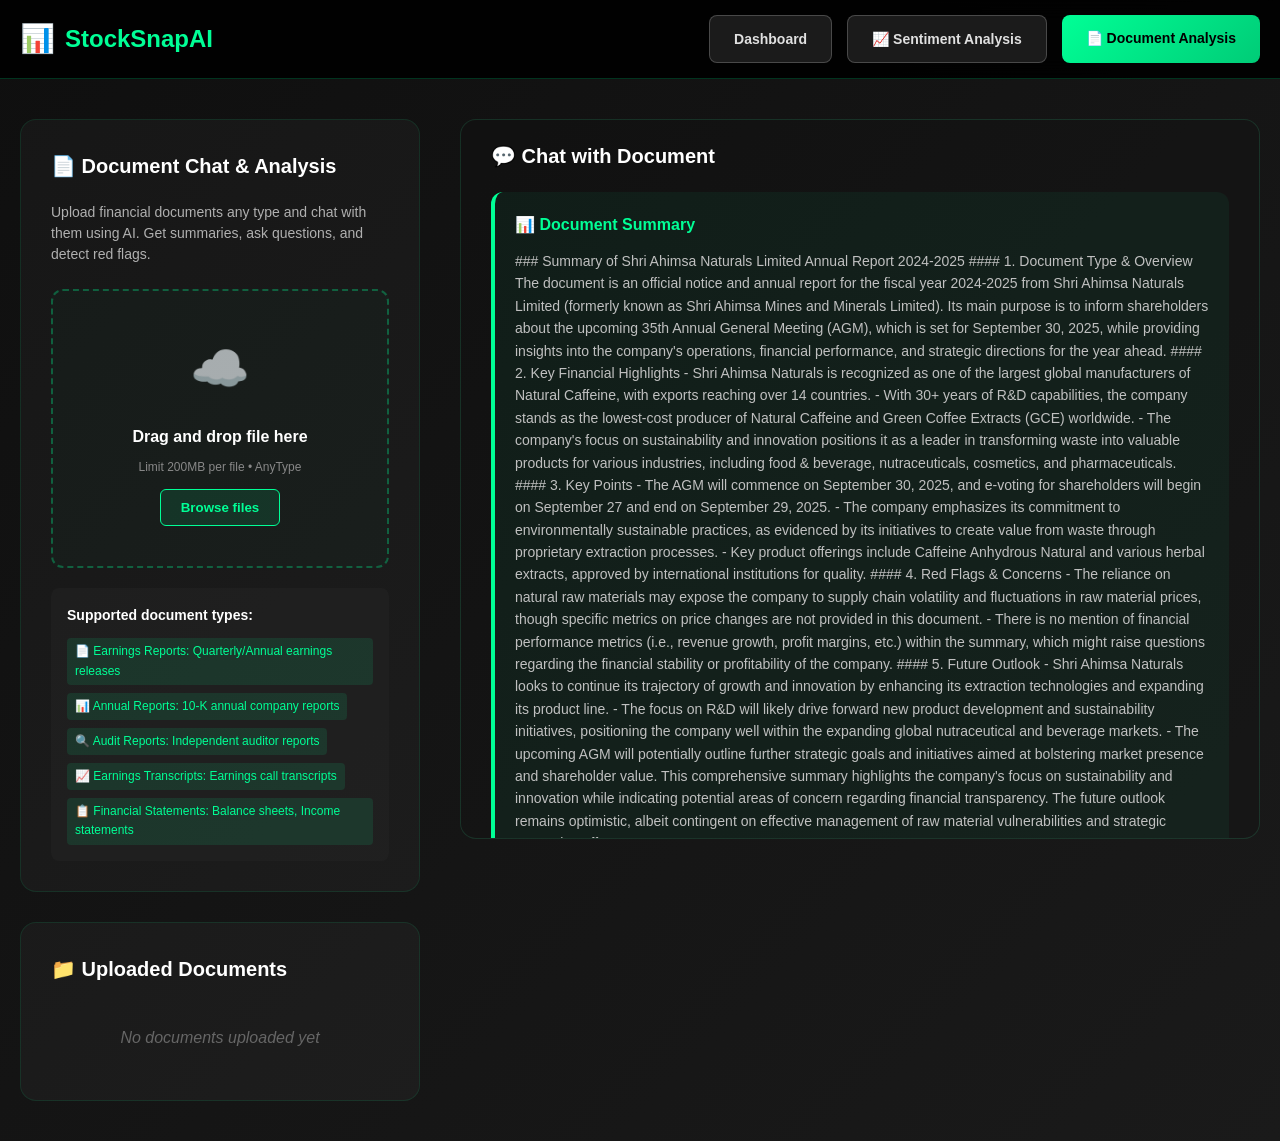
<file: response/Document Analysis - StockSnapAI.html>
<!DOCTYPE html>
<!-- saved from url=(0049)http://127.0.0.1:8001/dashboard/document-analysis -->
<html lang="en"><head><meta http-equiv="Content-Type" content="text/html; charset=UTF-8">
        
        <meta name="viewport" content="width=device-width, initial-scale=1.0">
        <title>Document Analysis - StockSnapAI</title>
        <link rel="stylesheet" href="./Document Analysis - StockSnapAI_files/chat_with_reports.css">
    </head>
    <body>
        <header class="header">
            <div class="container">
                <nav class="nav">
                    <a href="http://127.0.0.1:8001/" class="logo">StockSnapAI</a>
                    <div class="nav-buttons">
                        <a href="http://127.0.0.1:8001/dashboard" class="btn btn-secondary">Dashboard</a>
                        <a href="http://127.0.0.1:8001/dashboard/sentiment-analysis" class="btn btn-secondary">📈 Sentiment Analysis</a>
                        <a href="http://127.0.0.1:8001/dashboard/document-analysis" class="btn btn-primary"> 📄 Document Analysis</a>
                    </div>
                </nav>
            </div>
        </header>

        <div class="container">
            <div class="main-content">
                <!-- Left Panel - Document Upload -->
                <div class="left-panel">
                    <div class="upload-section">
                        <div class="section-header">📄 Document Chat &amp; Analysis</div>
                        <div class="section-description">
                            Upload financial documents any type and chat with them using AI. Get summaries, ask questions, and detect red flags.
                        </div>

                        <div class="upload-area" onclick="document.getElementById(&#39;fileInput&#39;).click()" ondrop="handleDrop(event)" ondragover="handleDragOver(event)" ondragleave="handleDragLeave(event)">
                            <div class="upload-icon">☁️</div>
                            <div class="upload-text">Drag and drop file here</div>
                            <div class="upload-subtext">Limit 200MB per file • AnyType</div>
                            <button class="browse-btn">Browse files</button>
                        </div>

                        <input type="file" id="fileInput" class="file-input" accept=".pdf,.txt,.doc,.docx,.png,.jpg,.jpeg" multiple="" onchange="handleFileSelect(event)">

                        <div class="supported-formats">
                            <div class="formats-title">Supported document types:</div>
                            <div class="format-list">
                                <span class="format-tag">📄 Earnings Reports: Quarterly/Annual earnings releases</span>
                                <span class="format-tag">📊 Annual Reports: 10-K annual company reports</span>
                                <span class="format-tag">🔍 Audit Reports: Independent auditor reports</span>
                                <span class="format-tag">📈 Earnings Transcripts: Earnings call transcripts</span>
                                <span class="format-tag">📋 Financial Statements: Balance sheets, Income statements</span>
                            </div>
                        </div>
                    </div>

                    <div class="uploaded-files" id="uploadedFiles">
                        <div class="section-header">📁 Uploaded Documents</div>
                        <div id="filesList">
        <div class="file-item">
            <div class="file-info">
                <div class="file-icon">✅</div>
                <div class="file-details">
                    <div class="file-name">testing_annual_report.pdf</div>
                    <div class="file-size">3.98 MB</div>
                    <div class="file-status">Ready for chat</div>
                    
                </div>
            </div>
            <div class="file-actions">
                <button class="action-btn remove-btn" onclick="removeFile(1757675177831.6602)" title="Remove">❌</button>
            </div>
        </div>
    </div>
                    </div>
                </div>

                <!-- Right Panel - Chat Interface -->
                <div class="right-panel">
                    <div class="chat-container">
                        <div class="chat-header">
                            <div class="section-header">💬 Chat with Document</div>

                            <div class="document-summary" id="documentSummary" style="display: block;">
                                <div class="summary-title">📊 Document Summary</div>
                                <div class="summary-content" id="summaryText">### Summary of Shri Ahimsa Naturals Limited Annual Report 2024-2025

#### 1. Document Type &amp; Overview
The document is an official notice and annual report for the fiscal year 2024-2025 from Shri Ahimsa Naturals Limited (formerly known as Shri Ahimsa Mines and Minerals Limited). Its main purpose is to inform shareholders about the upcoming 35th Annual General Meeting (AGM), which is set for September 30, 2025, while providing insights into the company's operations, financial performance, and strategic directions for the year ahead.

#### 2. Key Financial Highlights
- Shri Ahimsa Naturals is recognized as one of the largest global manufacturers of Natural Caffeine, with exports reaching over 14 countries.
- With 30+ years of R&amp;D capabilities, the company stands as the lowest-cost producer of Natural Caffeine and Green Coffee Extracts (GCE) worldwide.
- The company's focus on sustainability and innovation positions it as a leader in transforming waste into valuable products for various industries, including food &amp; beverage, nutraceuticals, cosmetics, and pharmaceuticals.

#### 3. Key Points
- The AGM will commence on September 30, 2025, and e-voting for shareholders will begin on September 27 and end on September 29, 2025.
- The company emphasizes its commitment to environmentally sustainable practices, as evidenced by its initiatives to create value from waste through proprietary extraction processes.
- Key product offerings include Caffeine Anhydrous Natural and various herbal extracts, approved by international institutions for quality.

#### 4. Red Flags &amp; Concerns
- The reliance on natural raw materials may expose the company to supply chain volatility and fluctuations in raw material prices, though specific metrics on price changes are not provided in this document.
- There is no mention of financial performance metrics (i.e., revenue growth, profit margins, etc.) within the summary, which might raise questions regarding the financial stability or profitability of the company.

#### 5. Future Outlook
- Shri Ahimsa Naturals looks to continue its trajectory of growth and innovation by enhancing its extraction technologies and expanding its product line.
- The focus on R&amp;D will likely drive forward new product development and sustainability initiatives, positioning the company well within the expanding global nutraceutical and beverage markets.
- The upcoming AGM will potentially outline further strategic goals and initiatives aimed at bolstering market presence and shareholder value.

This comprehensive summary highlights the company's focus on sustainability and innovation while indicating potential areas of concern regarding financial transparency. The future outlook remains optimistic, albeit contingent on effective management of raw material vulnerabilities and strategic expansion efforts.</div>
                                <div class="key-highlights">
                                    <strong>Key Financial Highlights:</strong>
                                    <ul class="highlights-list" id="highlightsList"><li>Document processed successfully with 513 text chunks</li><li>Annual report detected - Financial statements and performance metrics available</li><li>Strategic information and business outlook included</li><li>Regulatory compliance and risk factors documented</li><li>Ready for detailed Q&amp;A and financial analysis</li></ul>
                                </div>
                            </div>
                        </div>

                        <div class="chat-messages" id="chatMessages">
                            <div class="empty-chat" id="emptyChat" style="display: none;">
                                <div class="empty-chat-icon">💬</div>
                                <h3>Ready to Chat</h3>
                                <p>Upload a financial document to start chatting with AI. Get summaries, ask questions, and detect red flags.</p>
                            </div>
                        <div class="message ai">
        <div class="message-avatar">🤖</div>
        <div class="message-content">
            <div class="message-text">I've analyzed "testing_annual_report.pdf". You can now ask me questions about this document. What would you like to know?</div>
            <div class="message-time">04:36 PM</div>
        </div>
    </div></div>

                        <div class="chat-input-container">
                            <div class="chat-input-wrapper">
                                <textarea class="chat-input" id="chatInput" placeholder="Ask a question about the document..." rows="1"></textarea>
                                <button class="send-btn" id="sendBtn" onclick="sendMessage()">Send</button>
                            </div>
                        </div>
                    </div>
                </div>
            </div>
        </div>

        <script>
            let uploadedFiles = [];
            let chatHistory = [];
            let isProcessing = false;
            let currentDocumentId = null;

            const API_BASE_URL = '/dashboard/document-analysis'; // Since we're on the same domain

            function handleDragOver(event) {
                event.preventDefault();
                event.currentTarget.classList.add('dragover');
            }

            function handleDragLeave(event) {
                event.currentTarget.classList.remove('dragover');
            }

            function handleDrop(event) {
                event.preventDefault();
                event.currentTarget.classList.remove('dragover');
                const files = Array.from(event.dataTransfer.files);
                processFiles(files);
            }

            function handleFileSelect(event) {
                const files = Array.from(event.target.files);
                processFiles(files);
            }

            async function processFiles(files) {
                for (const file of files) {
                    if (file.size > 200 * 1024 * 1024) {
                        alert(`File ${file.name} is too large. Maximum size is 200MB.`);
                        continue;
                    }

            const fileObj = {
                id: Date.now() + Math.random(),
                name: file.name,
                size: formatFileSize(file.size),
                type: file.type,
                file: file,
                status: 'uploading'
            };

        uploadedFiles.push(fileObj);
        updateFilesList();

        try {
            // Upload document to backend
            await uploadDocument(fileObj);
        } catch (error) {
            console.error('Error uploading file:', error);
            fileObj.status = 'error';
            updateFilesList();
        }
    }
}

async function uploadDocument(fileObj) {
    try {
        const formData = new FormData();
        formData.append('file', fileObj.file);

        // Show uploading status
        fileObj.status = 'uploading';
        updateFilesList();

        const response = await fetch('/dashboard/document-analysis', {
            method: 'POST',
            body: formData,
            credentials: 'include' // Include cookies for session
        });

        if (!response.ok) {
            const errorData = await response.json();
            throw new Error(errorData.detail || 'Upload failed');
        }

        const result = await response.json();
        console.log(result);
        alert(result.message);

        if (result.success) {
            // Update file object with response data
            fileObj.document_id = result.document_id;
            fileObj.status = 'completed';
            fileObj.summary = result.summary;
            fileObj.highlights = result.highlights;
            fileObj.metadata = result.metadata;

            // Set as current document
            currentDocumentId = result.document_id;

            // Show document summary
            showDocumentSummary(result);

            // Enable chat
            enableChat();

            // Add initial AI message
            addMessage('ai', `I've analyzed "${fileObj.name}". You can now ask me questions about this document. What would you like to know?`);

            updateFilesList();
        } else {
            throw new Error('Upload failed: ' + (result.message || 'Unknown error'));
        }
    } catch (error) {
        console.error('Upload error:', error);
        fileObj.status = 'error';
        fileObj.error = error.message;
        updateFilesList();
        alert('Error uploading file: ' + error.message);
    }
}

function showDocumentSummary(result) {
    const summaryElement = document.getElementById('documentSummary');
    const summaryText = document.getElementById('summaryText');
    const highlightsList = document.getElementById('highlightsList');

    // Set summary text
    summaryText.textContent = result.summary;

    // Set highlights
    highlightsList.innerHTML = result.highlights.map(highlight => `<li>${highlight}</li>`).join('');

    // Show the summary section
    summaryElement.style.display = 'block';
}

function enableChat() {
    document.getElementById('chatInput').disabled = false;
    document.getElementById('sendBtn').disabled = false;
    document.getElementById('emptyChat').style.display = 'none';
}

function disableChat() {
    document.getElementById('chatInput').disabled = true;
    document.getElementById('sendBtn').disabled = true;
    document.getElementById('documentSummary').style.display = 'none';
}

function updateFilesList() {
    const filesList = document.getElementById('filesList');

    if (uploadedFiles.length === 0) {
        filesList.innerHTML = `
            <div style="text-align: center; color: #666; padding: 20px; font-style: italic;">
                No documents uploaded yet
            </div>
        `;
        return;
    }

    filesList.innerHTML = uploadedFiles.map(file => `
        <div class="file-item">
            <div class="file-info">
                <div class="file-icon">${getFileIcon(file.status)}</div>
                <div class="file-details">
                    <div class="file-name">${file.name}</div>
                    <div class="file-size">${file.size}</div>
                    <div class="file-status">${getStatusText(file.status)}</div>
                    ${file.error ? `<div class="file-error" style="color: red; font-size: 12px;">${file.error}</div>` : ''}
                </div>
            </div>
            <div class="file-actions">
                <button class="action-btn remove-btn" onclick="removeFile(${file.id})" title="Remove">❌</button>
            </div>
        </div>
    `).join('');
}

function getFileIcon(status) {
    switch (status) {
        case 'uploading': return '⏳';
        case 'completed': return '✅';
        case 'error': return '❌';
        default: return '📄';
    }
}

function getStatusText(status) {
    switch (status) {
        case 'uploading': return 'Processing...';
        case 'completed': return 'Ready for chat';
        case 'error': return 'Upload failed';
        default: return 'Waiting...';
    }
}

async function removeFile(fileId) {
    const fileIndex = uploadedFiles.findIndex(file => file.id === fileId);
    if (fileIndex === -1) return;

    const file = uploadedFiles[fileIndex];

    // If file was successfully uploaded, delete it from backend
    if (file.document_id && file.status === 'completed') {
        try {
            const response = await fetch(`${API_BASE_URL}/${file.document_id}`, {
                method: 'DELETE',
                credentials: 'include'
            });

            if (!response.ok) {
                console.error('Failed to delete document from backend');
            }
        } catch (error) {
            console.error('Error deleting document:', error);
        }
    }

    // Remove from local array
    uploadedFiles.splice(fileIndex, 1);
    updateFilesList();

    // If this was the current document, reset chat state
    if (file.document_id === currentDocumentId) {
        resetChatState();
    }
}

function resetChatState() {
    currentDocumentId = null;
    disableChat();
    document.getElementById('chatMessages').innerHTML = `
        <div class="empty-chat" id="emptyChat">
            <div class="empty-chat-icon">💬</div>
            <h3>Ready to Chat</h3>
            <p>Upload a financial document to start chatting with AI. Get summaries, ask questions, and detect red flags.</p>
        </div>
    `;
    chatHistory = [];
}

function formatFileSize(bytes) {
    if (bytes === 0) return '0 Bytes';
    const k = 1024;
    const sizes = ['Bytes', 'KB', 'MB', 'GB'];
    const i = Math.floor(Math.log(bytes) / Math.log(k));
    return parseFloat((bytes / Math.pow(k, i)).toFixed(2)) + ' ' + sizes[i];
}

async function sendMessage() {
    if (isProcessing || !currentDocumentId) return;

    const input = document.getElementById('chatInput');
    const message = input.value.trim();

    if (!message) return;

    addMessage('user', message);
    input.value = '';
    input.style.height = '44px';

    isProcessing = true;
    document.getElementById('sendBtn').disabled = true;

    // Show typing indicator
    showTypingIndicator();

    try {
        const formData = new FormData();
        formData.append('document_id', currentDocumentId);
        formData.append('message', message);
        formData.append('chat_history', JSON.stringify(chatHistory));

        const response = await fetch(`${API_BASE_URL}/chat`, {
            method: 'POST',
            body: formData,
            credentials: 'include'
        });

        hideTypingIndicator();

        if (!response.ok) {
            const errorData = await response.json();
            throw new Error(errorData.detail || 'Chat failed');
        }

        const result = await response.json();

        if (result.success) {
            addMessage('ai', result.response);
            chatHistory = result.chat_history || chatHistory;
        } else {
            throw new Error('Chat failed: ' + (result.message || 'Unknown error'));
        }

    } catch (error) {
        console.error('Chat error:', error);
        hideTypingIndicator();
        addMessage('ai', 'Sorry, I encountered an error processing your message. Please try again.');
    } finally {
        isProcessing = false;
        document.getElementById('sendBtn').disabled = false;
    }
}

function addMessage(sender, text) {
    const messagesContainer = document.getElementById('chatMessages');
    const time = new Date().toLocaleTimeString([], { hour: '2-digit', minute: '2-digit' });

    const messageElement = document.createElement('div');
    messageElement.className = `message ${sender}`;
    messageElement.innerHTML = `
        <div class="message-avatar">${sender === 'user' ? '👤' : '🤖'}</div>
        <div class="message-content">
            <div class="message-text">${text}</div>
            <div class="message-time">${time}</div>
        </div>
    `;

    messagesContainer.appendChild(messageElement);
    messagesContainer.scrollTop = messagesContainer.scrollHeight;

    // Update chat history for tracking
    if (sender === 'user' || sender === 'ai') {
        chatHistory.push({
            role: sender === 'user' ? 'user' : 'assistant',
            content: text,
            time
        });
    }
}

function showTypingIndicator() {
    const messagesContainer = document.getElementById('chatMessages');
    const typingElement = document.createElement('div');
    typingElement.id = 'typingIndicator';
    typingElement.className = 'message ai';
    typingElement.innerHTML = `
        <div class="message-avatar">🤖</div>
        <div class="message-content">
            <div class="typing-indicator">
                AI is thinking
                <div class="typing-dots">
                    <div class="typing-dot"></div>
                    <div class="typing-dot"></div>
                    <div class="typing-dot"></div>
                </div>
            </div>
        </div>
    `;

    messagesContainer.appendChild(typingElement);
    messagesContainer.scrollTop = messagesContainer.scrollHeight;
}

function hideTypingIndicator() {
    const typingElement = document.getElementById('typingIndicator');
    if (typingElement) {
        typingElement.remove();
    }
}

// Auto-resize textarea
document.getElementById('chatInput').addEventListener('input', function() {
    this.style.height = '44px';
    this.style.height = Math.min(this.scrollHeight, 120) + 'px';
});

// Send message on Enter (but allow Shift+Enter for new lines)
document.getElementById('chatInput').addEventListener('keypress', function(e) {
    if (e.key === 'Enter' && !e.shiftKey) {
        e.preventDefault();
        sendMessage();
    }
});

// Initialize
updateFilesList();
            </script>

</body></html>
</file>
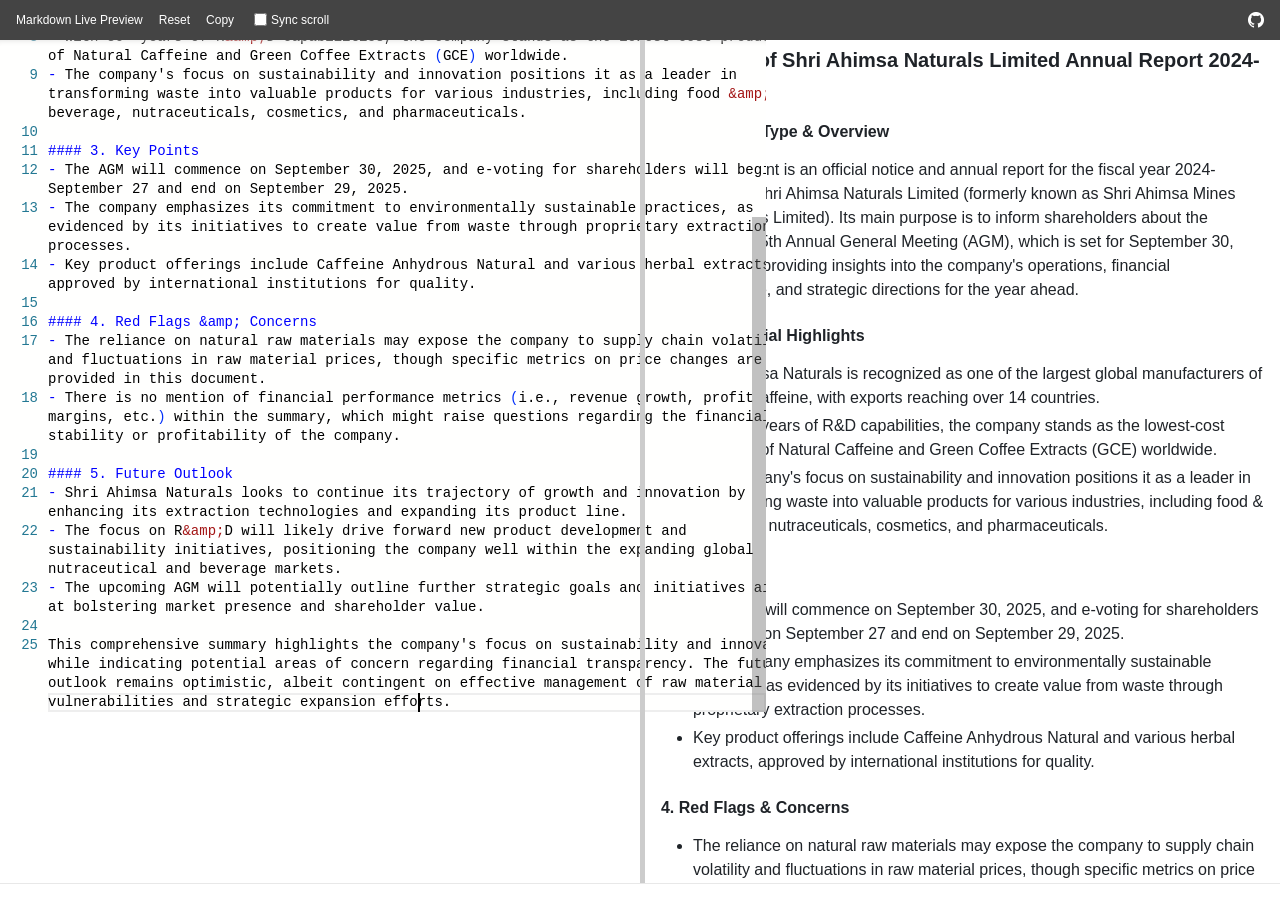
<file: response/Markdown Live Preview.html>
<!DOCTYPE html>
<!-- saved from url=(0032)https://markdownlivepreview.com/ -->
<html><head><meta http-equiv="Content-Type" content="text/html; charset=UTF-8">
    
    <meta http-equiv="content-language" content="en">
    <meta http-equiv="content-script-type" content="text/javascript">
    <meta http-equiv="content-style-type" content="text/css">
    <meta name="description" content="This is the online markdown editor with live preview.">

    <link rel="stylesheet" type="text/css" href="./Markdown Live Preview_files/style.css">
    <link rel="icon" type="image/png" href="https://markdownlivepreview.com/favicon.png">
    <title>Markdown Live Preview</title>
    <script type="module" crossorigin="" src="./Markdown Live Preview_files/index-DXVBtf7Z.js.download"></script>
    <link rel="stylesheet" crossorigin="" href="./Markdown Live Preview_files/index-C-vOJggO.css">
  <script async="" src="./Markdown Live Preview_files/js"></script><script>
    window.dataLayer = window.dataLayer || [];
    function gtag(){dataLayer.push(arguments);}
    gtag('js', new Date());

    gtag('config', 'G-77C1GEG9C8');
  </script><style type="text/css">.monaco-editor{font-family:-apple-system,BlinkMacSystemFont,"Segoe WPC","Segoe UI",HelveticaNeue-Light,system-ui,Ubuntu,"Droid Sans",sans-serif;--monaco-monospace-font:"SF Mono",Monaco,Menlo,Consolas,"Ubuntu Mono","Liberation Mono","DejaVu Sans Mono","Courier New",monospace}.monaco-menu .monaco-action-bar.vertical .action-item .action-menu-item:focus .action-label{stroke-width:1.2px}.monaco-editor.hc-black .monaco-menu .monaco-action-bar.vertical .action-menu-item:focus .action-label,.monaco-editor.hc-light .monaco-menu .monaco-action-bar.vertical .action-menu-item:focus .action-label,.monaco-editor.vs-dark .monaco-menu .monaco-action-bar.vertical .action-menu-item:focus .action-label{stroke-width:1.2px}.monaco-hover p{margin:0}.monaco-aria-container{position:absolute!important;top:0;height:1px;width:1px;margin:-1px;overflow:hidden;padding:0;clip:rect(1px,1px,1px,1px);clip-path:inset(50%)}.monaco-diff-editor .synthetic-focus,.monaco-diff-editor [tabindex="-1"]:focus,.monaco-diff-editor [tabindex="0"]:focus,.monaco-diff-editor button:focus,.monaco-diff-editor input[type=button]:focus,.monaco-diff-editor input[type=checkbox]:focus,.monaco-diff-editor input[type=search]:focus,.monaco-diff-editor input[type=text]:focus,.monaco-diff-editor select:focus,.monaco-diff-editor textarea:focus,.monaco-editor{outline-width:1px;outline-style:solid;outline-offset:-1px;outline-color:var(--vscode-focusBorder);opacity:1}</style><style type="text/css">.monaco-workbench .workbench-hover{position:relative;font-size:13px;line-height:19px;z-index:40;overflow:hidden;max-width:700px;background:var(--vscode-editorHoverWidget-background);border:1px solid var(--vscode-editorHoverWidget-border);border-radius:3px;color:var(--vscode-editorHoverWidget-foreground);box-shadow:0 2px 8px var(--vscode-widget-shadow)}.monaco-workbench .workbench-hover hr{border-bottom:none}.monaco-workbench .workbench-hover:not(.skip-fade-in){animation:fadein .1s linear}.monaco-workbench .workbench-hover.compact{font-size:12px}.monaco-workbench .workbench-hover.compact .hover-contents{padding:2px 8px}.monaco-workbench .workbench-hover-container.locked .workbench-hover{outline:1px solid var(--vscode-editorHoverWidget-border)}.monaco-workbench .workbench-hover-container.locked .workbench-hover:focus,.monaco-workbench .workbench-hover-lock:focus{outline:1px solid var(--vscode-focusBorder)}.monaco-workbench .workbench-hover-container.locked .workbench-hover-lock:hover{background:var(--vscode-toolbar-hoverBackground)}.monaco-workbench .workbench-hover-pointer{position:absolute;z-index:41;pointer-events:none}.monaco-workbench .workbench-hover-pointer:after{content:'';position:absolute;width:5px;height:5px;background-color:var(--vscode-editorHoverWidget-background);border-right:1px solid var(--vscode-editorHoverWidget-border);border-bottom:1px solid var(--vscode-editorHoverWidget-border)}.monaco-workbench .locked .workbench-hover-pointer:after{width:4px;height:4px;border-right-width:2px;border-bottom-width:2px}.monaco-workbench .workbench-hover-pointer.left{left:-3px}.monaco-workbench .workbench-hover-pointer.right{right:3px}.monaco-workbench .workbench-hover-pointer.top{top:-3px}.monaco-workbench .workbench-hover-pointer.bottom{bottom:3px}.monaco-workbench .workbench-hover-pointer.left:after{transform:rotate(135deg)}.monaco-workbench .workbench-hover-pointer.right:after{transform:rotate(315deg)}.monaco-workbench .workbench-hover-pointer.top:after{transform:rotate(225deg)}.monaco-workbench .workbench-hover-pointer.bottom:after{transform:rotate(45deg)}.monaco-workbench .workbench-hover a{color:var(--vscode-textLink-foreground)}.monaco-workbench .workbench-hover a:focus{outline:1px solid;outline-offset:-1px;text-decoration:underline;outline-color:var(--vscode-focusBorder)}.monaco-workbench .workbench-hover a:active,.monaco-workbench .workbench-hover a:hover{color:var(--vscode-textLink-activeForeground)}.monaco-workbench .workbench-hover code{background:var(--vscode-textCodeBlock-background)}.monaco-workbench .workbench-hover .hover-row .actions{background:var(--vscode-editorHoverWidget-statusBarBackground)}.monaco-workbench .workbench-hover.right-aligned{left:1px}.monaco-workbench .workbench-hover.right-aligned .hover-row.status-bar .actions{flex-direction:row-reverse}.monaco-workbench .workbench-hover.right-aligned .hover-row.status-bar .actions .action-container{margin-right:0;margin-left:16px}</style><style type="text/css">.monaco-scrollable-element>.scrollbar>.scra{cursor:pointer;font-size:11px!important}.monaco-scrollable-element>.visible{opacity:1;background:rgba(0,0,0,0);transition:opacity .1s linear;z-index:11}.monaco-scrollable-element>.invisible{opacity:0;pointer-events:none}.monaco-scrollable-element>.invisible.fade{transition:opacity .8s linear}.monaco-scrollable-element>.shadow{position:absolute;display:none}.monaco-scrollable-element>.shadow.top{display:block;top:0;left:3px;height:3px;width:100%;box-shadow:var(--vscode-scrollbar-shadow) 0 6px 6px -6px inset}.monaco-scrollable-element>.shadow.left{display:block;top:3px;left:0;height:100%;width:3px;box-shadow:var(--vscode-scrollbar-shadow) 6px 0 6px -6px inset}.monaco-scrollable-element>.shadow.top-left-corner{display:block;top:0;left:0;height:3px;width:3px}.monaco-scrollable-element>.shadow.top.left{box-shadow:var(--vscode-scrollbar-shadow) 6px 0 6px -6px inset}.monaco-scrollable-element>.scrollbar>.slider{background:var(--vscode-scrollbarSlider-background)}.monaco-scrollable-element>.scrollbar>.slider:hover{background:var(--vscode-scrollbarSlider-hoverBackground)}.monaco-scrollable-element>.scrollbar>.slider.active{background:var(--vscode-scrollbarSlider-activeBackground)}</style><style type="text/css">.monaco-hover{cursor:default;position:absolute;overflow:hidden;user-select:text;-webkit-user-select:text;box-sizing:border-box;animation:fadein .1s linear;line-height:1.5em;white-space:var(--vscode-hover-whiteSpace,normal)}.monaco-hover.hidden{display:none}.monaco-hover a:hover:not(.disabled){cursor:pointer}.monaco-hover .hover-contents:not(.html-hover-contents){padding:4px 8px}.monaco-hover .markdown-hover>.hover-contents:not(.code-hover-contents){max-width:var(--vscode-hover-maxWidth,500px);word-wrap:break-word}.monaco-hover .markdown-hover>.hover-contents:not(.code-hover-contents) hr{min-width:100%}.monaco-hover .code,.monaco-hover h1,.monaco-hover h2,.monaco-hover h3,.monaco-hover h4,.monaco-hover h5,.monaco-hover h6,.monaco-hover p,.monaco-hover ul{margin:8px 0}.monaco-hover h1,.monaco-hover h2,.monaco-hover h3,.monaco-hover h4,.monaco-hover h5,.monaco-hover h6{line-height:1.1}.monaco-hover code{font-family:var(--monaco-monospace-font)}.monaco-hover hr{box-sizing:border-box;border-left:0;border-right:0px;margin-top:4px;margin-bottom:-4px;margin-left:-8px;margin-right:-8px;height:1px}.monaco-hover .code:first-child,.monaco-hover p:first-child,.monaco-hover ul:first-child{margin-top:0}.monaco-hover .code:last-child,.monaco-hover p:last-child,.monaco-hover ul:last-child{margin-bottom:0}.monaco-hover ul{padding-left:20px}.monaco-hover ol{padding-left:20px}.monaco-hover li>p{margin-bottom:0}.monaco-hover li>ul{margin-top:0}.monaco-hover code{border-radius:3px;padding:0 .4em}.monaco-hover .monaco-tokenized-source{white-space:var(--vscode-hover-sourceWhiteSpace,pre-wrap)}.monaco-hover .hover-row.status-bar{font-size:12px;line-height:22px}.monaco-hover .hover-row.status-bar .info{font-style:italic;padding:0 8px}.monaco-hover .hover-row.status-bar .actions{display:flex;padding:0 8px;width:100%}.monaco-hover .hover-row.status-bar .actions .action-container{margin-right:16px;cursor:pointer}.monaco-hover .hover-row.status-bar .actions .action-container .action .icon{padding-right:4px}.monaco-hover .hover-row.status-bar .actions .action-container a{color:var(--vscode-textLink-foreground);text-decoration:var(--text-link-decoration)}.monaco-hover .markdown-hover .hover-contents .codicon{color:inherit;font-size:inherit;vertical-align:middle}.monaco-hover .hover-contents a.code-link,.monaco-hover .hover-contents a.code-link:hover{color:inherit}.monaco-hover .hover-contents a.code-link:before{content:'('}.monaco-hover .hover-contents a.code-link:after{content:')'}.monaco-hover .hover-contents a.code-link>span{text-decoration:underline;border-bottom:1px solid transparent;text-underline-position:under;color:var(--vscode-textLink-foreground)}.monaco-hover .hover-contents a.code-link>span:hover{color:var(--vscode-textLink-activeForeground)}.monaco-hover .markdown-hover .hover-contents:not(.code-hover-contents):not(.html-hover-contents) span{margin-bottom:4px;display:inline-block}.monaco-hover .markdown-hover .hover-contents:not(.code-hover-contents):not(.html-hover-contents) span.codicon{margin-bottom:2px}.monaco-hover-content .action-container a{-webkit-user-select:none;user-select:none}.monaco-hover-content .action-container.disabled{pointer-events:none;opacity:.4;cursor:default}</style><style type="text/css">.monaco-editor .rendered-markdown kbd{background-color:var(--vscode-keybindingLabel-background);color:var(--vscode-keybindingLabel-foreground);border-style:solid;border-width:1px;border-radius:3px;border-color:var(--vscode-keybindingLabel-border);border-bottom-color:var(--vscode-keybindingLabel-bottomBorder);box-shadow:inset 0 -1px 0 var(--vscode-widget-shadow);vertical-align:middle;padding:1px 3px}.rendered-markdown li:has(input[type=checkbox]){list-style-type:none}</style><style type="text/css">.monaco-aria-container{position:absolute;left:-999em}</style><style type="text/css">.context-view{position:absolute}.context-view.fixed{all:initial;font-family:inherit;font-size:13px;position:fixed;color:inherit}</style><style type="text/css">.monaco-list{position:relative;height:100%;width:100%;white-space:nowrap}.monaco-list.mouse-support{user-select:none;-webkit-user-select:none}.monaco-list>.monaco-scrollable-element{height:100%}.monaco-list-rows{position:relative;width:100%;height:100%}.monaco-list.horizontal-scrolling .monaco-list-rows{width:auto;min-width:100%}.monaco-list-row{position:absolute;box-sizing:border-box;overflow:hidden;width:100%}.monaco-list.mouse-support .monaco-list-row{cursor:pointer;touch-action:none}.monaco-list .monaco-scrollable-element>.scrollbar.vertical,.monaco-pane-view>.monaco-split-view2.vertical>.monaco-scrollable-element>.scrollbar.vertical{z-index:14}.monaco-list-row.scrolling{display:none!important}.monaco-list.element-focused,.monaco-list.selection-multiple,.monaco-list.selection-single{outline:0!important}.monaco-drag-image{display:inline-block;padding:1px 7px;border-radius:10px;font-size:12px;position:absolute;z-index:1000}.monaco-list-type-filter-message{position:absolute;box-sizing:border-box;width:100%;height:100%;top:0;left:0;padding:40px 1em 1em 1em;text-align:center;white-space:normal;opacity:.7;pointer-events:none}.monaco-list-type-filter-message:empty{display:none}</style><style type="text/css">.monaco-select-box-dropdown-padding{--dropdown-padding-top:1px;--dropdown-padding-bottom:1px}.hc-black .monaco-select-box-dropdown-padding,.hc-light .monaco-select-box-dropdown-padding{--dropdown-padding-top:3px;--dropdown-padding-bottom:4px}.monaco-select-box-dropdown-container{display:none;box-sizing:border-box}.monaco-select-box-dropdown-container>.select-box-details-pane>.select-box-description-markdown *{margin:0}.monaco-select-box-dropdown-container>.select-box-details-pane>.select-box-description-markdown a:focus{outline:1px solid -webkit-focus-ring-color;outline-offset:-1px}.monaco-select-box-dropdown-container>.select-box-details-pane>.select-box-description-markdown code{line-height:15px;font-family:var(--monaco-monospace-font)}.monaco-select-box-dropdown-container.visible{display:flex;flex-direction:column;text-align:left;width:1px;overflow:hidden;border-bottom-left-radius:3px;border-bottom-right-radius:3px}.monaco-select-box-dropdown-container>.select-box-dropdown-list-container{flex:0 0 auto;align-self:flex-start;padding-top:var(--dropdown-padding-top);padding-bottom:var(--dropdown-padding-bottom);padding-left:1px;padding-right:1px;width:100%;overflow:hidden;box-sizing:border-box}.monaco-select-box-dropdown-container>.select-box-details-pane{padding:5px}.hc-black .monaco-select-box-dropdown-container>.select-box-dropdown-list-container{padding-top:var(--dropdown-padding-top);padding-bottom:var(--dropdown-padding-bottom)}.monaco-select-box-dropdown-container>.select-box-dropdown-list-container .monaco-list .monaco-list-row{cursor:pointer}.monaco-select-box-dropdown-container>.select-box-dropdown-list-container .monaco-list .monaco-list-row>.option-text{text-overflow:ellipsis;overflow:hidden;padding-left:3.5px;white-space:nowrap;float:left}.monaco-select-box-dropdown-container>.select-box-dropdown-list-container .monaco-list .monaco-list-row>.option-detail{text-overflow:ellipsis;overflow:hidden;padding-left:3.5px;white-space:nowrap;float:left;opacity:.7}.monaco-select-box-dropdown-container>.select-box-dropdown-list-container .monaco-list .monaco-list-row>.option-decorator-right{text-overflow:ellipsis;overflow:hidden;padding-right:10px;white-space:nowrap;float:right}.monaco-select-box-dropdown-container>.select-box-dropdown-list-container .monaco-list .monaco-list-row>.visually-hidden{position:absolute;left:-10000px;top:auto;width:1px;height:1px;overflow:hidden}.monaco-select-box-dropdown-container>.select-box-dropdown-container-width-control{flex:1 1 auto;align-self:flex-start;opacity:0}.monaco-select-box-dropdown-container>.select-box-dropdown-container-width-control>.width-control-div{overflow:hidden;max-height:0}.monaco-select-box-dropdown-container>.select-box-dropdown-container-width-control>.width-control-div>.option-text-width-control{padding-left:4px;padding-right:8px;white-space:nowrap}</style><style type="text/css">.monaco-select-box{width:100%;cursor:pointer;border-radius:2px}.monaco-select-box-dropdown-container{font-size:13px;font-weight:400;text-transform:none}.monaco-action-bar .action-item.select-container{cursor:default}.monaco-action-bar .action-item .monaco-select-box{cursor:pointer;min-width:100px;min-height:18px;padding:2px 23px 2px 8px}.mac .monaco-action-bar .action-item .monaco-select-box{font-size:11px;border-radius:5px}</style><style type="text/css">.monaco-action-bar{white-space:nowrap;height:100%}.monaco-action-bar .actions-container{display:flex;margin:0 auto;padding:0;height:100%;width:100%;align-items:center}.monaco-action-bar.vertical .actions-container{display:inline-block}.monaco-action-bar .action-item{display:block;align-items:center;justify-content:center;cursor:pointer;position:relative}.monaco-action-bar .action-item.disabled{cursor:default}.monaco-action-bar .action-item .codicon,.monaco-action-bar .action-item .icon{display:block}.monaco-action-bar .action-item .codicon{display:flex;align-items:center;width:16px;height:16px}.monaco-action-bar .action-label{display:flex;font-size:11px;padding:3px;border-radius:5px}.monaco-action-bar .action-item.disabled .action-label,.monaco-action-bar .action-item.disabled .action-label::before,.monaco-action-bar .action-item.disabled .action-label:hover{color:var(--vscode-disabledForeground)}.monaco-action-bar.vertical{text-align:left}.monaco-action-bar.vertical .action-item{display:block}.monaco-action-bar.vertical .action-label.separator{display:block;border-bottom:1px solid #bbb;padding-top:1px;margin-left:.8em;margin-right:.8em}.monaco-action-bar .action-item .action-label.separator{width:1px;height:16px;margin:5px 4px!important;cursor:default;min-width:1px;padding:0;background-color:#bbb}.secondary-actions .monaco-action-bar .action-label{margin-left:6px}.monaco-action-bar .action-item.select-container{overflow:hidden;flex:1;max-width:170px;min-width:60px;display:flex;align-items:center;justify-content:center;margin-right:10px}.monaco-action-bar .action-item.action-dropdown-item{display:flex}.monaco-action-bar .action-item.action-dropdown-item>.action-dropdown-item-separator{display:flex;align-items:center;cursor:default}.monaco-action-bar .action-item.action-dropdown-item>.action-dropdown-item-separator>div{width:1px}</style><style type="text/css">.monaco-dropdown{height:100%;padding:0}.monaco-dropdown>.dropdown-label{cursor:pointer;height:100%;display:flex;align-items:center;justify-content:center}.monaco-dropdown>.dropdown-label>.action-label.disabled{cursor:default}.monaco-dropdown-with-primary{display:flex!important;flex-direction:row;border-radius:5px}.monaco-dropdown-with-primary>.action-container>.action-label{margin-right:0}.monaco-dropdown-with-primary>.dropdown-action-container>.monaco-dropdown>.dropdown-label .codicon[class*=codicon-]{font-size:12px;padding-left:0;padding-right:0;line-height:16px;margin-left:-3px}.monaco-dropdown-with-primary>.dropdown-action-container>.monaco-dropdown>.dropdown-label>.action-label{display:block;background-size:16px;background-position:center center;background-repeat:no-repeat}</style><style type="text/css">.monaco-action-bar .action-item.menu-entry .action-label.icon{width:16px;height:16px;background-repeat:no-repeat;background-position:50%;background-size:16px}.monaco-action-bar .action-item.menu-entry.text-only .action-label{color:var(--vscode-descriptionForeground);overflow:hidden;border-radius:2px}.monaco-action-bar .action-item.menu-entry.text-only.use-comma:not(:last-of-type) .action-label::after{content:', '}.monaco-action-bar .action-item.menu-entry.text-only+.action-item:not(.text-only)>.monaco-dropdown .action-label{color:var(--vscode-descriptionForeground)}.monaco-dropdown-with-default{display:flex!important;flex-direction:row;border-radius:5px}.monaco-dropdown-with-default>.action-container>.action-label{margin-right:0}.monaco-dropdown-with-default>.action-container.menu-entry>.action-label.icon{width:16px;height:16px;background-repeat:no-repeat;background-position:50%;background-size:16px}.monaco-dropdown-with-default:hover{background-color:var(--vscode-toolbar-hoverBackground)}.monaco-dropdown-with-default>.dropdown-action-container>.monaco-dropdown>.dropdown-label .codicon[class*=codicon-]{font-size:12px;padding-left:0;padding-right:0;line-height:16px;margin-left:-3px}.monaco-dropdown-with-default>.dropdown-action-container>.monaco-dropdown>.dropdown-label>.action-label{display:block;background-size:16px;background-position:center center;background-repeat:no-repeat}</style><style type="text/css">.quick-input-widget{font-size:13px}.quick-input-widget .monaco-highlighted-label .highlight{color:#0066bf}.vs .quick-input-widget .monaco-list-row.focused .monaco-highlighted-label .highlight{color:#9dddff}.vs-dark .quick-input-widget .monaco-highlighted-label .highlight{color:#0097fb}.hc-black .quick-input-widget .monaco-highlighted-label .highlight{color:#f38518}.hc-light .quick-input-widget .monaco-highlighted-label .highlight{color:#0f4a85}.monaco-keybinding>.monaco-keybinding-key{background-color:rgba(221,221,221,.4);border:solid 1px rgba(204,204,204,.4);border-bottom-color:rgba(187,187,187,.4);box-shadow:inset 0 -1px 0 rgba(187,187,187,.4);color:#555}.hc-black .monaco-keybinding>.monaco-keybinding-key{background-color:transparent;border:solid 1px #6fc3df;box-shadow:none;color:#fff}.hc-light .monaco-keybinding>.monaco-keybinding-key{background-color:transparent;border:solid 1px #0f4a85;box-shadow:none;color:#292929}.vs-dark .monaco-keybinding>.monaco-keybinding-key{background-color:rgba(128,128,128,.17);border:solid 1px rgba(51,51,51,.6);border-bottom-color:rgba(68,68,68,.6);box-shadow:inset 0 -1px 0 rgba(68,68,68,.6);color:#ccc}</style><style type="text/css">.monaco-custom-toggle{margin-left:2px;float:left;cursor:pointer;overflow:hidden;width:20px;height:20px;border-radius:3px;border:1px solid transparent;padding:1px;box-sizing:border-box;user-select:none;-webkit-user-select:none}.monaco-custom-toggle:hover{background-color:var(--vscode-inputOption-hoverBackground)}.hc-black .monaco-custom-toggle:hover,.hc-light .monaco-custom-toggle:hover{border:1px dashed var(--vscode-focusBorder)}.hc-black .monaco-custom-toggle,.hc-light .monaco-custom-toggle{background:0 0}.hc-black .monaco-custom-toggle:hover,.hc-light .monaco-custom-toggle:hover{background:0 0}.monaco-custom-toggle.monaco-checkbox{height:18px;width:18px;border:1px solid transparent;border-radius:3px;margin-right:9px;margin-left:0;padding:0;opacity:1;background-size:16px!important}.monaco-action-bar .checkbox-action-item{display:flex;align-items:center;border-radius:2px;padding-right:2px}.monaco-action-bar .checkbox-action-item:hover{background-color:var(--vscode-toolbar-hoverBackground)}.monaco-action-bar .checkbox-action-item>.monaco-custom-toggle.monaco-checkbox{margin-right:4px}.monaco-action-bar .checkbox-action-item>.checkbox-label{font-size:12px}.monaco-custom-toggle.monaco-checkbox:not(.checked)::before{visibility:hidden}</style><style type="text/css">.quick-input-widget{position:absolute;width:600px;z-index:2550;left:50%;margin-left:-300px;-webkit-app-region:no-drag;border-radius:6px}.quick-input-titlebar{display:flex;align-items:center;border-top-right-radius:5px;border-top-left-radius:5px}.quick-input-left-action-bar{display:flex;margin-left:4px;flex:1}.quick-input-inline-action-bar{margin:2px 0 0 5px}.quick-input-title{padding:3px 0;text-align:center;text-overflow:ellipsis;overflow:hidden}.quick-input-right-action-bar{display:flex;margin-right:4px;flex:1}.quick-input-right-action-bar>.actions-container{justify-content:flex-end}.quick-input-titlebar .monaco-action-bar .action-label.codicon{background-position:center;background-repeat:no-repeat;padding:2px}.quick-input-description{margin:6px 6px 6px 11px}.quick-input-header .quick-input-description{margin:4px 2px;flex:1}.quick-input-header{display:flex;padding:8px 6px 2px 6px}.quick-input-widget.hidden-input .quick-input-header{padding:0;margin-bottom:0}.quick-input-and-message{display:flex;flex-direction:column;flex-grow:1;min-width:0;position:relative}.quick-input-check-all{align-self:center;margin:0}.quick-input-filter{flex-grow:1;display:flex;position:relative}.quick-input-box{flex-grow:1}.quick-input-widget.show-checkboxes .quick-input-box,.quick-input-widget.show-checkboxes .quick-input-message{margin-left:5px}.quick-input-visible-count{position:absolute;left:-10000px}.quick-input-count{align-self:center;position:absolute;right:4px;display:flex;align-items:center}.quick-input-count .monaco-count-badge{vertical-align:middle;padding:2px 4px;border-radius:2px;min-height:auto;line-height:normal}.quick-input-action{margin-left:6px}.quick-input-action .monaco-text-button{font-size:11px;padding:0 6px;display:flex;height:25px;align-items:center}.quick-input-message{margin-top:-1px;padding:5px;overflow-wrap:break-word}.quick-input-message>.codicon{margin:0 .2em;vertical-align:text-bottom}.quick-input-message a{color:inherit}.quick-input-progress.monaco-progress-container{position:relative}.quick-input-list{line-height:22px}.quick-input-widget.hidden-input .quick-input-list{margin-top:4px;padding-bottom:4px}.quick-input-list .monaco-list{overflow:hidden;max-height:calc(20 * 22px);padding-bottom:5px}.quick-input-list .monaco-scrollable-element{padding:0 5px}.quick-input-list .quick-input-list-entry{box-sizing:border-box;overflow:hidden;display:flex;padding:0 6px}.quick-input-list .quick-input-list-entry.quick-input-list-separator-border{border-top-width:1px;border-top-style:solid}.quick-input-list .monaco-list-row{border-radius:3px}.quick-input-list .monaco-list-row[data-index="0"] .quick-input-list-entry.quick-input-list-separator-border{border-top-style:none}.quick-input-list .quick-input-list-label{overflow:hidden;display:flex;height:100%;flex:1}.quick-input-list .quick-input-list-checkbox{align-self:center;margin:0}.quick-input-list .quick-input-list-icon{background-size:16px;background-position:left center;background-repeat:no-repeat;padding-right:6px;width:16px;height:22px;display:flex;align-items:center;justify-content:center}.quick-input-list .quick-input-list-rows{overflow:hidden;text-overflow:ellipsis;display:flex;flex-direction:column;height:100%;flex:1;margin-left:5px}.quick-input-widget.show-checkboxes .quick-input-list .quick-input-list-rows{margin-left:10px}.quick-input-widget .quick-input-list .quick-input-list-checkbox{display:none}.quick-input-widget.show-checkboxes .quick-input-list .quick-input-list-checkbox{display:inline}.quick-input-list .quick-input-list-rows>.quick-input-list-row{display:flex;align-items:center}.quick-input-list .quick-input-list-rows>.quick-input-list-row .monaco-icon-label,.quick-input-list .quick-input-list-rows>.quick-input-list-row .monaco-icon-label .monaco-icon-label-container>.monaco-icon-name-container{flex:1}.quick-input-list .quick-input-list-rows>.quick-input-list-row .codicon[class*=codicon-]{vertical-align:text-bottom}.quick-input-list .quick-input-list-rows .monaco-highlighted-label>span{opacity:1}.quick-input-list .quick-input-list-entry .quick-input-list-entry-keybinding{margin-right:8px}.quick-input-list .quick-input-list-label-meta{opacity:.7;line-height:normal;text-overflow:ellipsis;overflow:hidden}.quick-input-list .monaco-list .monaco-list-row .monaco-highlighted-label .highlight{font-weight:700;background-color:unset;color:var(--vscode-list-highlightForeground)!important}.quick-input-list .monaco-list .monaco-list-row.focused .monaco-highlighted-label .highlight{color:var(--vscode-list-focusHighlightForeground)!important}.quick-input-list .quick-input-list-entry .quick-input-list-separator{margin-right:4px}.quick-input-list .quick-input-list-entry-action-bar{display:flex;flex:0;overflow:visible}.quick-input-list .quick-input-list-entry-action-bar .action-label{display:none}.quick-input-list .quick-input-list-entry-action-bar .action-label.codicon{margin-right:4px;padding:2px}.quick-input-list .quick-input-list-entry-action-bar{margin-top:1px}.quick-input-list .quick-input-list-entry-action-bar{margin-right:4px}.quick-input-list .monaco-list-row.focused .quick-input-list-entry-action-bar .action-label,.quick-input-list .monaco-list-row.passive-focused .quick-input-list-entry-action-bar .action-label,.quick-input-list .quick-input-list-entry .quick-input-list-entry-action-bar .action-label.always-visible,.quick-input-list .quick-input-list-entry.focus-inside .quick-input-list-entry-action-bar .action-label,.quick-input-list .quick-input-list-entry:hover .quick-input-list-entry-action-bar .action-label{display:flex}.quick-input-list .monaco-list-row.focused .monaco-keybinding-key,.quick-input-list .monaco-list-row.focused .quick-input-list-entry .quick-input-list-separator{color:inherit}.quick-input-list .monaco-list-row.focused .monaco-keybinding-key{background:0 0}.quick-input-list .quick-input-list-separator-as-item{padding:4px 6px;font-size:12px}.quick-input-list .quick-input-list-separator-as-item .label-name{font-weight:600}.quick-input-list .quick-input-list-separator-as-item .label-description{opacity:1!important}.quick-input-list .monaco-tree-sticky-row .quick-input-list-entry.quick-input-list-separator-as-item.quick-input-list-separator-border{border-top-style:none}.quick-input-list .monaco-tree-sticky-row{padding:0 5px}.quick-input-list .monaco-tl-twistie{display:none!important}</style><style type="text/css">.monaco-text-button{box-sizing:border-box;display:flex;width:100%;padding:4px;border-radius:2px;text-align:center;cursor:pointer;justify-content:center;align-items:center;border:1px solid var(--vscode-button-border,transparent);line-height:18px}.monaco-text-button:focus{outline-offset:2px!important}.monaco-text-button:hover{text-decoration:none!important}.monaco-button.disabled,.monaco-button.disabled:focus{opacity:.4!important;cursor:default}.monaco-text-button .codicon{margin:0 .2em;color:inherit!important}.monaco-text-button.monaco-text-button-with-short-label{flex-direction:row;flex-wrap:wrap;padding:0 4px;overflow:hidden;height:28px}.monaco-text-button.monaco-text-button-with-short-label>.monaco-button-label{flex-basis:100%}.monaco-text-button.monaco-text-button-with-short-label>.monaco-button-label-short{flex-grow:1;width:0;overflow:hidden}.monaco-text-button.monaco-text-button-with-short-label>.monaco-button-label,.monaco-text-button.monaco-text-button-with-short-label>.monaco-button-label-short{display:flex;justify-content:center;align-items:center;font-weight:400;font-style:inherit;padding:4px 0}.monaco-button-dropdown{display:flex;cursor:pointer}.monaco-button-dropdown.disabled{cursor:default}.monaco-button-dropdown>.monaco-button:focus{outline-offset:-1px!important}.monaco-button-dropdown.disabled>.monaco-button-dropdown-separator,.monaco-button-dropdown.disabled>.monaco-button.disabled,.monaco-button-dropdown.disabled>.monaco-button.disabled:focus{opacity:.4!important}.monaco-button-dropdown>.monaco-button.monaco-text-button{border-right-width:0!important}.monaco-button-dropdown .monaco-button-dropdown-separator{padding:4px 0;cursor:default}.monaco-button-dropdown .monaco-button-dropdown-separator>div{height:100%;width:1px}.monaco-button-dropdown>.monaco-button.monaco-dropdown-button{border:1px solid var(--vscode-button-border,transparent);border-left-width:0!important;border-radius:0 2px 2px 0;display:flex;align-items:center}.monaco-button-dropdown>.monaco-button.monaco-text-button{border-radius:2px 0 0 2px}.monaco-description-button{display:flex;flex-direction:column;align-items:center;margin:4px 5px}.monaco-description-button .monaco-button-description{font-style:italic;font-size:11px;padding:4px 20px}.monaco-description-button .monaco-button-description,.monaco-description-button .monaco-button-label{display:flex;justify-content:center;align-items:center}.monaco-description-button .monaco-button-description>.codicon,.monaco-description-button .monaco-button-label>.codicon{margin:0 .2em;color:inherit!important}.monaco-button-dropdown.default-colors>.monaco-button,.monaco-button.default-colors{color:var(--vscode-button-foreground);background-color:var(--vscode-button-background)}.monaco-button-dropdown.default-colors>.monaco-button:hover,.monaco-button.default-colors:hover{background-color:var(--vscode-button-hoverBackground)}.monaco-button-dropdown.default-colors>.monaco-button.secondary,.monaco-button.default-colors.secondary{color:var(--vscode-button-secondaryForeground);background-color:var(--vscode-button-secondaryBackground)}.monaco-button-dropdown.default-colors>.monaco-button.secondary:hover,.monaco-button.default-colors.secondary:hover{background-color:var(--vscode-button-secondaryHoverBackground)}.monaco-button-dropdown.default-colors .monaco-button-dropdown-separator{background-color:var(--vscode-button-background);border-top:1px solid var(--vscode-button-border);border-bottom:1px solid var(--vscode-button-border)}.monaco-button-dropdown.default-colors .monaco-button.secondary+.monaco-button-dropdown-separator{background-color:var(--vscode-button-secondaryBackground)}.monaco-button-dropdown.default-colors .monaco-button-dropdown-separator>div{background-color:var(--vscode-button-separator)}</style><style type="text/css">.monaco-count-badge{padding:3px 6px;border-radius:11px;font-size:11px;min-width:18px;min-height:18px;line-height:11px;font-weight:400;text-align:center;display:inline-block;box-sizing:border-box}.monaco-count-badge.long{padding:2px 3px;border-radius:2px;min-height:auto;line-height:normal}</style><style type="text/css">.monaco-progress-container{width:100%;height:2px;overflow:hidden}.monaco-progress-container .progress-bit{width:2%;height:2px;position:absolute;left:0;display:none}.monaco-progress-container.active .progress-bit{display:inherit}.monaco-progress-container.discrete .progress-bit{left:0;transition:width .1s linear}.monaco-progress-container.discrete.done .progress-bit{width:100%}.monaco-progress-container.infinite .progress-bit{animation-name:progress;animation-duration:4s;animation-iteration-count:infinite;transform:translate3d(0,0,0);animation-timing-function:linear}.monaco-progress-container.infinite.infinite-long-running .progress-bit{animation-timing-function:steps(100)}@keyframes progress{from{transform:translateX(0) scaleX(1)}50%{transform:translateX(2500%) scaleX(3)}to{transform:translateX(4900%) scaleX(1)}}</style><style type="text/css">.monaco-inputbox{position:relative;display:block;padding:0;box-sizing:border-box;border-radius:2px;font-size:inherit}.monaco-inputbox>.ibwrapper>.input,.monaco-inputbox>.ibwrapper>.mirror{padding:4px 6px}.monaco-inputbox>.ibwrapper{position:relative;width:100%;height:100%}.monaco-inputbox>.ibwrapper>.input{display:inline-block;box-sizing:border-box;width:100%;height:100%;line-height:inherit;border:none;font-family:inherit;font-size:inherit;resize:none;color:inherit}.monaco-inputbox>.ibwrapper>input{text-overflow:ellipsis}.monaco-inputbox>.ibwrapper>textarea.input{display:block;scrollbar-width:none;outline:0}.monaco-inputbox>.ibwrapper>textarea.input::-webkit-scrollbar{display:none}.monaco-inputbox>.ibwrapper>textarea.input.empty{white-space:nowrap}.monaco-inputbox>.ibwrapper>.mirror{position:absolute;display:inline-block;width:100%;top:0;left:0;box-sizing:border-box;white-space:pre-wrap;visibility:hidden;word-wrap:break-word}.monaco-inputbox-container{text-align:right}.monaco-inputbox-container .monaco-inputbox-message{display:inline-block;overflow:hidden;text-align:left;width:100%;box-sizing:border-box;padding:.4em;font-size:12px;line-height:17px;margin-top:-1px;word-wrap:break-word}.monaco-inputbox .monaco-action-bar{position:absolute;right:2px;top:4px}.monaco-inputbox .monaco-action-bar .action-item{margin-left:2px}.monaco-inputbox .monaco-action-bar .action-item .codicon{background-repeat:no-repeat;width:16px;height:16px}</style><style type="text/css">.monaco-findInput{position:relative}.monaco-findInput .monaco-inputbox{font-size:13px;width:100%}.monaco-findInput>.controls{position:absolute;top:3px;right:2px}.vs .monaco-findInput.disabled{background-color:#e1e1e1}.vs-dark .monaco-findInput.disabled{background-color:#333}.hc-light .monaco-findInput.highlight-0 .controls,.monaco-findInput.highlight-0 .controls{animation:monaco-findInput-highlight-0 .1s linear 0s}.hc-light .monaco-findInput.highlight-1 .controls,.monaco-findInput.highlight-1 .controls{animation:monaco-findInput-highlight-1 .1s linear 0s}.hc-black .monaco-findInput.highlight-0 .controls,.vs-dark .monaco-findInput.highlight-0 .controls{animation:monaco-findInput-highlight-dark-0 .1s linear 0s}.hc-black .monaco-findInput.highlight-1 .controls,.vs-dark .monaco-findInput.highlight-1 .controls{animation:monaco-findInput-highlight-dark-1 .1s linear 0s}@keyframes monaco-findInput-highlight-0{0%{background:rgba(253,255,0,.8)}100%{background:0 0}}@keyframes monaco-findInput-highlight-1{0%{background:rgba(253,255,0,.8)}99%{background:0 0}}@keyframes monaco-findInput-highlight-dark-0{0%{background:rgba(255,255,255,.44)}100%{background:0 0}}@keyframes monaco-findInput-highlight-dark-1{0%{background:rgba(255,255,255,.44)}99%{background:0 0}}</style><style type="text/css">:root{--vscode-sash-size:4px;--vscode-sash-hover-size:4px}.monaco-sash{position:absolute;z-index:35;touch-action:none}.monaco-sash.disabled{pointer-events:none}.monaco-sash.mac.vertical{cursor:col-resize}.monaco-sash.vertical.minimum{cursor:e-resize}.monaco-sash.vertical.maximum{cursor:w-resize}.monaco-sash.mac.horizontal{cursor:row-resize}.monaco-sash.horizontal.minimum{cursor:s-resize}.monaco-sash.horizontal.maximum{cursor:n-resize}.monaco-sash.disabled{cursor:default!important;pointer-events:none!important}.monaco-sash.vertical{cursor:ew-resize;top:0;width:var(--vscode-sash-size);height:100%}.monaco-sash.horizontal{cursor:ns-resize;left:0;width:100%;height:var(--vscode-sash-size)}.monaco-sash:not(.disabled)>.orthogonal-drag-handle{content:" ";height:calc(var(--vscode-sash-size) * 2);width:calc(var(--vscode-sash-size) * 2);z-index:100;display:block;cursor:all-scroll;position:absolute}.monaco-sash.horizontal.orthogonal-edge-north:not(.disabled)>.orthogonal-drag-handle.start,.monaco-sash.horizontal.orthogonal-edge-south:not(.disabled)>.orthogonal-drag-handle.end{cursor:nwse-resize}.monaco-sash.horizontal.orthogonal-edge-north:not(.disabled)>.orthogonal-drag-handle.end,.monaco-sash.horizontal.orthogonal-edge-south:not(.disabled)>.orthogonal-drag-handle.start{cursor:nesw-resize}.monaco-sash.vertical>.orthogonal-drag-handle.start{left:calc(var(--vscode-sash-size) * -.5);top:calc(var(--vscode-sash-size) * -1)}.monaco-sash.vertical>.orthogonal-drag-handle.end{left:calc(var(--vscode-sash-size) * -.5);bottom:calc(var(--vscode-sash-size) * -1)}.monaco-sash.horizontal>.orthogonal-drag-handle.start{top:calc(var(--vscode-sash-size) * -.5);left:calc(var(--vscode-sash-size) * -1)}.monaco-sash.horizontal>.orthogonal-drag-handle.end{top:calc(var(--vscode-sash-size) * -.5);right:calc(var(--vscode-sash-size) * -1)}.monaco-sash:before{content:'';pointer-events:none;position:absolute;width:100%;height:100%;background:0 0}.monaco-workbench:not(.reduce-motion) .monaco-sash:before{transition:background-color .1s ease-out}.monaco-sash.active:before,.monaco-sash.hover:before{background:var(--vscode-sash-hoverBorder)}.monaco-sash.vertical:before{width:var(--vscode-sash-hover-size);left:calc(50% - (var(--vscode-sash-hover-size)/ 2))}.monaco-sash.horizontal:before{height:var(--vscode-sash-hover-size);top:calc(50% - (var(--vscode-sash-hover-size)/ 2))}.pointer-events-disabled{pointer-events:none!important}.monaco-sash.debug{background:#0ff}.monaco-sash.debug.disabled{background:rgba(0,255,255,.2)}.monaco-sash.debug:not(.disabled)>.orthogonal-drag-handle{background:red}</style><style type="text/css">.monaco-split-view2{position:relative;width:100%;height:100%}.monaco-split-view2>.sash-container{position:absolute;width:100%;height:100%;pointer-events:none}.monaco-split-view2>.sash-container>.monaco-sash{pointer-events:initial}.monaco-split-view2>.monaco-scrollable-element{width:100%;height:100%}.monaco-split-view2>.monaco-scrollable-element>.split-view-container{width:100%;height:100%;white-space:nowrap;position:relative}.monaco-split-view2>.monaco-scrollable-element>.split-view-container>.split-view-view{white-space:initial;position:absolute}.monaco-split-view2>.monaco-scrollable-element>.split-view-container>.split-view-view:not(.visible){display:none}.monaco-split-view2.vertical>.monaco-scrollable-element>.split-view-container>.split-view-view{width:100%}.monaco-split-view2.horizontal>.monaco-scrollable-element>.split-view-container>.split-view-view{height:100%}.monaco-split-view2.separator-border>.monaco-scrollable-element>.split-view-container>.split-view-view:not(:first-child)::before{content:' ';position:absolute;top:0;left:0;z-index:5;pointer-events:none;background-color:var(--separator-border)}.monaco-split-view2.separator-border.horizontal>.monaco-scrollable-element>.split-view-container>.split-view-view:not(:first-child)::before{height:100%;width:1px}.monaco-split-view2.separator-border.vertical>.monaco-scrollable-element>.split-view-container>.split-view-view:not(:first-child)::before{height:1px;width:100%}</style><style type="text/css">.monaco-table{display:flex;flex-direction:column;position:relative;height:100%;width:100%;white-space:nowrap;overflow:hidden}.monaco-table>.monaco-split-view2{border-bottom:1px solid transparent}.monaco-table>.monaco-list{flex:1}.monaco-table-tr{display:flex;height:100%}.monaco-table-th{width:100%;height:100%;font-weight:700;overflow:hidden;text-overflow:ellipsis}.monaco-table-td,.monaco-table-th{box-sizing:border-box;flex-shrink:0;overflow:hidden;white-space:nowrap;text-overflow:ellipsis}.monaco-table>.monaco-split-view2 .monaco-sash.vertical::before{content:"";position:absolute;left:calc(var(--vscode-sash-size)/ 2);width:0;border-left:1px solid transparent}.monaco-workbench:not(.reduce-motion) .monaco-table>.monaco-split-view2,.monaco-workbench:not(.reduce-motion) .monaco-table>.monaco-split-view2 .monaco-sash.vertical::before{transition:border-color .2s ease-out}</style><style type="text/css">.monaco-tl-row{display:flex;height:100%;align-items:center;position:relative}.monaco-tl-row.disabled{cursor:default}.monaco-tl-indent{height:100%;position:absolute;top:0;left:16px;pointer-events:none}.hide-arrows .monaco-tl-indent{left:12px}.monaco-tl-indent>.indent-guide{display:inline-block;box-sizing:border-box;height:100%;border-left:1px solid transparent}.monaco-workbench:not(.reduce-motion) .monaco-tl-indent>.indent-guide{transition:border-color .1s linear}.monaco-tl-contents,.monaco-tl-twistie{height:100%}.monaco-tl-twistie{font-size:10px;text-align:right;padding-right:6px;flex-shrink:0;width:16px;display:flex!important;align-items:center;justify-content:center;transform:translateX(3px)}.monaco-tl-contents{flex:1;overflow:hidden}.monaco-tl-twistie::before{border-radius:20px}.monaco-tl-twistie.collapsed::before{transform:rotate(-90deg)}.monaco-tl-twistie.codicon-tree-item-loading::before{animation:codicon-spin 1.25s steps(30) infinite}.monaco-tree-type-filter{position:absolute;top:0;display:flex;padding:3px;max-width:200px;z-index:100;margin:0 6px;border:1px solid var(--vscode-widget-border);border-bottom-left-radius:4px;border-bottom-right-radius:4px}.monaco-workbench:not(.reduce-motion) .monaco-tree-type-filter{transition:top .3s}.monaco-tree-type-filter.disabled{top:-40px!important}.monaco-tree-type-filter-grab{display:flex!important;align-items:center;justify-content:center;cursor:grab;margin-right:2px}.monaco-tree-type-filter-grab.grabbing{cursor:grabbing}.monaco-tree-type-filter-input{flex:1}.monaco-tree-type-filter-input .monaco-inputbox{height:23px}.monaco-tree-type-filter-input .monaco-inputbox>.ibwrapper>.input,.monaco-tree-type-filter-input .monaco-inputbox>.ibwrapper>.mirror{padding:2px 4px}.monaco-tree-type-filter-input .monaco-findInput>.controls{top:2px}.monaco-tree-type-filter-actionbar{margin-left:4px}.monaco-tree-type-filter-actionbar .monaco-action-bar .action-label{padding:2px}.monaco-list .monaco-scrollable-element .monaco-tree-sticky-container{position:absolute;top:0;left:0;width:100%;height:0;z-index:13;background-color:var(--vscode-sideBar-background)}.monaco-list .monaco-scrollable-element .monaco-tree-sticky-container .monaco-tree-sticky-row.monaco-list-row{position:absolute;width:100%;opacity:1!important;overflow:hidden;background-color:var(--vscode-sideBar-background)}.monaco-list .monaco-scrollable-element .monaco-tree-sticky-container .monaco-tree-sticky-row:hover{background-color:var(--vscode-list-hoverBackground)!important;cursor:pointer}.monaco-list .monaco-scrollable-element .monaco-tree-sticky-container.empty,.monaco-list .monaco-scrollable-element .monaco-tree-sticky-container.empty .monaco-tree-sticky-container-shadow{display:none}.monaco-list .monaco-scrollable-element .monaco-tree-sticky-container .monaco-tree-sticky-container-shadow{position:absolute;bottom:-3px;left:0;height:0;width:100%}.monaco-list .monaco-scrollable-element .monaco-tree-sticky-container[tabindex="0"]:focus{outline:0}</style><style type="text/css">.monaco-icon-label{display:flex;overflow:hidden;text-overflow:ellipsis}.monaco-icon-label::before{background-size:16px;background-position:left center;background-repeat:no-repeat;padding-right:6px;width:16px;height:22px;line-height:inherit!important;display:inline-block;-webkit-font-smoothing:antialiased;-moz-osx-font-smoothing:grayscale;vertical-align:top;flex-shrink:0}.monaco-icon-label-iconpath{width:16px;height:16px;padding-left:2px;margin-top:2px;display:flex}.monaco-icon-label-container.disabled{color:var(--vscode-disabledForeground)}.monaco-icon-label>.monaco-icon-label-container{min-width:0;overflow:hidden;text-overflow:ellipsis;flex:1}.monaco-icon-label>.monaco-icon-label-container>.monaco-icon-name-container>.label-name{color:inherit;white-space:pre}.monaco-icon-label>.monaco-icon-label-container>.monaco-icon-name-container>.label-name>.label-separator{margin:0 2px;opacity:.5}.monaco-icon-label>.monaco-icon-label-container>.monaco-icon-suffix-container>.label-suffix{opacity:.7;white-space:pre}.monaco-icon-label>.monaco-icon-label-container>.monaco-icon-description-container>.label-description{opacity:.7;margin-left:.5em;font-size:.9em;white-space:pre}.monaco-icon-label.nowrap>.monaco-icon-label-container>.monaco-icon-description-container>.label-description{white-space:nowrap}.vs .monaco-icon-label>.monaco-icon-label-container>.monaco-icon-description-container>.label-description{opacity:.95}.monaco-icon-label.italic>.monaco-icon-label-container>.monaco-icon-description-container>.label-description,.monaco-icon-label.italic>.monaco-icon-label-container>.monaco-icon-name-container>.label-name{font-style:italic}.monaco-icon-label.deprecated{text-decoration:line-through;opacity:.66}.monaco-icon-label.italic::after{font-style:italic}.monaco-icon-label.strikethrough>.monaco-icon-label-container>.monaco-icon-description-container>.label-description,.monaco-icon-label.strikethrough>.monaco-icon-label-container>.monaco-icon-name-container>.label-name{text-decoration:line-through}.monaco-icon-label::after{opacity:.75;font-size:90%;font-weight:600;margin:auto 16px 0 5px;text-align:center}.monaco-list:focus .selected .monaco-icon-label,.monaco-list:focus .selected .monaco-icon-label::after{color:inherit!important}.monaco-list-row.focused.selected .label-description,.monaco-list-row.selected .label-description{opacity:.8}</style><style type="text/css">.monaco-keybinding{display:flex;align-items:center;line-height:10px}.monaco-keybinding>.monaco-keybinding-key{display:inline-block;border-style:solid;border-width:1px;border-radius:3px;vertical-align:middle;font-size:11px;padding:3px 5px;margin:0 2px}.monaco-keybinding>.monaco-keybinding-key:first-child{margin-left:0}.monaco-keybinding>.monaco-keybinding-key:last-child{margin-right:0}.monaco-keybinding>.monaco-keybinding-key-separator{display:inline-block}.monaco-keybinding>.monaco-keybinding-key-chord-separator{width:6px}</style><style type="text/css">::-ms-clear{display:none}.monaco-editor .editor-widget input{color:inherit}.monaco-editor{position:relative;overflow:visible;-webkit-text-size-adjust:100%;color:var(--vscode-editor-foreground);background-color:var(--vscode-editor-background);overflow-wrap:initial}.monaco-editor-background{background-color:var(--vscode-editor-background)}.monaco-editor .rangeHighlight{background-color:var(--vscode-editor-rangeHighlightBackground);box-sizing:border-box;border:1px solid var(--vscode-editor-rangeHighlightBorder)}.monaco-editor.hc-black .rangeHighlight,.monaco-editor.hc-light .rangeHighlight{border-style:dotted}.monaco-editor .symbolHighlight{background-color:var(--vscode-editor-symbolHighlightBackground);box-sizing:border-box;border:1px solid var(--vscode-editor-symbolHighlightBorder)}.monaco-editor.hc-black .symbolHighlight,.monaco-editor.hc-light .symbolHighlight{border-style:dotted}.monaco-editor .overflow-guard{position:relative;overflow:hidden}.monaco-editor .view-overlays{position:absolute;top:0}.monaco-editor .margin-view-overlays>div,.monaco-editor .view-overlays>div{position:absolute;width:100%}.monaco-editor .squiggly-error{border-bottom:4px double var(--vscode-editorError-border)}.monaco-editor .squiggly-error::before{display:block;content:'';width:100%;height:100%;background:var(--vscode-editorError-background)}.monaco-editor .squiggly-warning{border-bottom:4px double var(--vscode-editorWarning-border)}.monaco-editor .squiggly-warning::before{display:block;content:'';width:100%;height:100%;background:var(--vscode-editorWarning-background)}.monaco-editor .squiggly-info{border-bottom:4px double var(--vscode-editorInfo-border)}.monaco-editor .squiggly-info::before{display:block;content:'';width:100%;height:100%;background:var(--vscode-editorInfo-background)}.monaco-editor .squiggly-hint{border-bottom:2px dotted var(--vscode-editorHint-border)}.monaco-editor.showUnused .squiggly-unnecessary{border-bottom:2px dashed var(--vscode-editorUnnecessaryCode-border)}.monaco-editor.showDeprecated .squiggly-inline-deprecated{text-decoration:line-through;text-decoration-color:var(--vscode-editor-foreground,inherit)}</style><style type="text/css">.monaco-editor .inputarea{min-width:0;min-height:0;margin:0;padding:0;position:absolute;outline:0!important;resize:none;border:none;overflow:hidden;color:transparent;background-color:transparent;z-index:-10}.monaco-editor .inputarea.ime-input{z-index:10;caret-color:var(--vscode-editorCursor-foreground);color:var(--vscode-editor-foreground)}</style><style type="text/css">.monaco-editor .margin-view-overlays .line-numbers{bottom:0;font-variant-numeric:tabular-nums;position:absolute;text-align:right;display:inline-block;vertical-align:middle;box-sizing:border-box;cursor:default}.monaco-editor .relative-current-line-number{text-align:left;display:inline-block;width:100%}.monaco-editor .margin-view-overlays .line-numbers.lh-odd{margin-top:1px}.monaco-editor .line-numbers{color:var(--vscode-editorLineNumber-foreground)}.monaco-editor .line-numbers.active-line-number{color:var(--vscode-editorLineNumber-activeForeground)}</style><style type="text/css">.monaco-editor .margin{background-color:var(--vscode-editorGutter-background)}</style><style type="text/css">.monaco-mouse-cursor-text{cursor:text}</style><style type="text/css">.monaco-editor .blockDecorations-container{position:absolute;top:0;pointer-events:none}.monaco-editor .blockDecorations-block{position:absolute;box-sizing:border-box}</style><style type="text/css">.monaco-editor .view-overlays .current-line{display:block;position:absolute;left:0;top:0;box-sizing:border-box;height:100%}.monaco-editor .margin-view-overlays .current-line{display:block;position:absolute;left:0;top:0;box-sizing:border-box;height:100%}.monaco-editor .margin-view-overlays .current-line.current-line-margin.current-line-margin-both{border-right:0}</style><style type="text/css">.monaco-editor .lines-content .cdr{position:absolute;height:100%}</style><style type="text/css">.monaco-editor .glyph-margin{position:absolute;top:0}.monaco-editor .glyph-margin-widgets .cgmr{position:absolute;display:flex;align-items:center;justify-content:center}.monaco-editor .glyph-margin-widgets .cgmr.codicon-modifier-spin::before{position:absolute;top:50%;left:50%;transform:translate(-50%,-50%)}</style><style type="text/css">.monaco-editor .lines-content .core-guide{position:absolute;box-sizing:border-box;height:100%}</style><style type="text/css">.mtkcontrol{color:#fff!important;background:#960000!important}.mtkoverflow{background-color:var(--vscode-button-background,var(--vscode-editor-background));color:var(--vscode-button-foreground,var(--vscode-editor-foreground));border-width:1px;border-style:solid;border-color:var(--vscode-contrastBorder);border-radius:2px;padding:4px;cursor:pointer}.mtkoverflow:hover{background-color:var(--vscode-button-hoverBackground)}.monaco-editor.no-user-select .lines-content,.monaco-editor.no-user-select .view-line,.monaco-editor.no-user-select .view-lines{user-select:none;-webkit-user-select:none}.monaco-editor.mac .lines-content:hover,.monaco-editor.mac .view-line:hover,.monaco-editor.mac .view-lines:hover{user-select:text;-webkit-user-select:text;-ms-user-select:text}.monaco-editor.enable-user-select{user-select:initial;-webkit-user-select:initial}.monaco-editor .view-lines{white-space:nowrap}.monaco-editor .view-line{position:absolute;width:100%}.monaco-editor .lines-content>.view-lines>.view-line>span{top:0;bottom:0;position:absolute}.monaco-editor .mtkw{color:var(--vscode-editorWhitespace-foreground)!important}.monaco-editor .mtkz{display:inline-block;color:var(--vscode-editorWhitespace-foreground)!important}</style><style type="text/css">.monaco-editor .lines-decorations{position:absolute;top:0;background:#fff}.monaco-editor .margin-view-overlays .cldr{position:absolute;height:100%}</style><style type="text/css">.monaco-editor .margin-view-overlays .cmdr{position:absolute;left:0;width:100%;height:100%}</style><style type="text/css">.monaco-editor .minimap.slider-mouseover .minimap-slider{opacity:0;transition:opacity .1s linear}.monaco-editor .minimap.slider-mouseover:hover .minimap-slider{opacity:1}.monaco-editor .minimap.slider-mouseover .minimap-slider.active{opacity:1}.monaco-editor .minimap-slider .minimap-slider-horizontal{background:var(--vscode-minimapSlider-background)}.monaco-editor .minimap-slider:hover .minimap-slider-horizontal{background:var(--vscode-minimapSlider-hoverBackground)}.monaco-editor .minimap-slider.active .minimap-slider-horizontal{background:var(--vscode-minimapSlider-activeBackground)}.monaco-editor .minimap-shadow-visible{box-shadow:var(--vscode-scrollbar-shadow) -6px 0 6px -6px inset}.monaco-editor .minimap-shadow-hidden{position:absolute;width:0}.monaco-editor .minimap-shadow-visible{position:absolute;left:-6px;width:6px}.monaco-editor.no-minimap-shadow .minimap-shadow-visible{position:absolute;left:-1px;width:1px}.minimap.autohide{opacity:0;transition:opacity .5s}.minimap.autohide:hover{opacity:1}.monaco-editor .minimap{z-index:5}</style><style type="text/css">.monaco-editor .overlayWidgets{position:absolute;top:0;left:0}</style><style type="text/css">.monaco-editor .view-ruler{position:absolute;top:0;box-shadow:1px 0 0 0 var(--vscode-editorRuler-foreground) inset}</style><style type="text/css">.monaco-editor .scroll-decoration{position:absolute;top:0;left:0;height:6px;box-shadow:var(--vscode-scrollbar-shadow) 0 6px 6px -6px inset}</style><style type="text/css">.monaco-editor .lines-content .cslr{position:absolute}.monaco-editor .focused .selected-text{background-color:var(--vscode-editor-selectionBackground)}.monaco-editor .selected-text{background-color:var(--vscode-editor-inactiveSelectionBackground)}.monaco-editor .top-left-radius{border-top-left-radius:3px}.monaco-editor .bottom-left-radius{border-bottom-left-radius:3px}.monaco-editor .top-right-radius{border-top-right-radius:3px}.monaco-editor .bottom-right-radius{border-bottom-right-radius:3px}.monaco-editor.hc-black .top-left-radius{border-top-left-radius:0}.monaco-editor.hc-black .bottom-left-radius{border-bottom-left-radius:0}.monaco-editor.hc-black .top-right-radius{border-top-right-radius:0}.monaco-editor.hc-black .bottom-right-radius{border-bottom-right-radius:0}.monaco-editor.hc-light .top-left-radius{border-top-left-radius:0}.monaco-editor.hc-light .bottom-left-radius{border-bottom-left-radius:0}.monaco-editor.hc-light .top-right-radius{border-top-right-radius:0}.monaco-editor.hc-light .bottom-right-radius{border-bottom-right-radius:0}</style><style type="text/css">.monaco-editor .cursors-layer{position:absolute;top:0}.monaco-editor .cursors-layer>.cursor{position:absolute;overflow:hidden;box-sizing:border-box}.monaco-editor .cursors-layer.cursor-smooth-caret-animation>.cursor{transition:all 80ms}.monaco-editor .cursors-layer.cursor-block-outline-style>.cursor{background:0 0!important;border-style:solid;border-width:1px}.monaco-editor .cursors-layer.cursor-underline-style>.cursor{border-bottom-width:2px;border-bottom-style:solid;background:0 0!important}.monaco-editor .cursors-layer.cursor-underline-thin-style>.cursor{border-bottom-width:1px;border-bottom-style:solid;background:0 0!important}@keyframes monaco-cursor-smooth{0%,20%{opacity:1}100%,60%{opacity:0}}@keyframes monaco-cursor-phase{0%,20%{opacity:1}100%,90%{opacity:0}}@keyframes monaco-cursor-expand{0%,20%{transform:scaleY(1)}100%,80%{transform:scaleY(0)}}.cursor-smooth{animation:monaco-cursor-smooth .5s ease-in-out 0s 20 alternate}.cursor-phase{animation:monaco-cursor-phase .5s ease-in-out 0s 20 alternate}.cursor-expand>.cursor{animation:monaco-cursor-expand .5s ease-in-out 0s 20 alternate}</style><style type="text/css">.monaco-editor .mwh{position:absolute;color:var(--vscode-editorWhitespace-foreground)!important}</style><style type="text/css">/*---------------------------------------------------------------------------------------------
 *  Copyright (c) Microsoft Corporation. All rights reserved.
 *  Licensed under the MIT License. See License.txt in the project root for license information.
 *--------------------------------------------------------------------------------------------*/

.monaco-editor .diff-hidden-lines-widget {
	width: 100%;
}

.monaco-editor .diff-hidden-lines {
	height: 0px; /* The children each have a fixed height, the transform confuses the browser */
	transform: translate(0px, -10px);
	font-size: 13px;
	line-height: 14px;
}

.monaco-editor .diff-hidden-lines:not(.dragging) .top:hover,
.monaco-editor .diff-hidden-lines:not(.dragging) .bottom:hover,
.monaco-editor .diff-hidden-lines .top.dragging,
.monaco-editor .diff-hidden-lines .bottom.dragging {
	background-color: var(--vscode-focusBorder);
}

.monaco-editor .diff-hidden-lines .top,
.monaco-editor .diff-hidden-lines .bottom {
	transition: background-color 0.1s ease-out;
	height: 4px;
	background-color: transparent;
	background-clip: padding-box;
	border-bottom: 2px solid transparent;
	border-top: 4px solid transparent;
	/*cursor: n-resize;*/
}

.monaco-editor.draggingUnchangedRegion.canMoveTop:not(.canMoveBottom) *,
.monaco-editor .diff-hidden-lines .top.canMoveTop:not(.canMoveBottom),
.monaco-editor .diff-hidden-lines .bottom.canMoveTop:not(.canMoveBottom) {
	cursor: n-resize !important;
}

.monaco-editor.draggingUnchangedRegion:not(.canMoveTop).canMoveBottom *,
.monaco-editor .diff-hidden-lines .top:not(.canMoveTop).canMoveBottom,
.monaco-editor .diff-hidden-lines .bottom:not(.canMoveTop).canMoveBottom {
	cursor: s-resize !important;
}

.monaco-editor.draggingUnchangedRegion.canMoveTop.canMoveBottom *,
.monaco-editor .diff-hidden-lines .top.canMoveTop.canMoveBottom,
.monaco-editor .diff-hidden-lines .bottom.canMoveTop.canMoveBottom {
	cursor: ns-resize !important;
}

.monaco-editor .diff-hidden-lines .top {
	transform: translate(0px, 4px);
}

.monaco-editor .diff-hidden-lines .bottom {
	transform: translate(0px, -6px);
}

.monaco-editor .diff-unchanged-lines {
	background: var(--vscode-diffEditor-unchangedCodeBackground);
}

.monaco-editor .noModificationsOverlay {
	z-index: 1;
	background: var(--vscode-editor-background);

	display: flex;
	justify-content: center;
	align-items: center;
}


.monaco-editor .diff-hidden-lines .center {
	background: var(--vscode-diffEditor-unchangedRegionBackground);
	color: var(--vscode-diffEditor-unchangedRegionForeground);
	overflow: hidden;
	display: block;
	text-overflow: ellipsis;
	white-space: nowrap;

	height: 24px;
	box-shadow: inset 0 -5px 5px -7px var(--vscode-diffEditor-unchangedRegionShadow), inset 0 5px 5px -7px var(--vscode-diffEditor-unchangedRegionShadow);
}

.monaco-editor .diff-hidden-lines .center span.codicon {
	vertical-align: middle;
}

.monaco-editor .diff-hidden-lines .center a:hover .codicon {
	cursor: pointer;
	color: var(--vscode-editorLink-activeForeground) !important;
}

.monaco-editor .diff-hidden-lines div.breadcrumb-item {
	cursor: pointer;
}

.monaco-editor .diff-hidden-lines div.breadcrumb-item:hover {
	color: var(--vscode-editorLink-activeForeground);
}

.monaco-editor .movedOriginal {
	border: 2px solid var(--vscode-diffEditor-move-border);
}

.monaco-editor .movedModified {
	border: 2px solid var(--vscode-diffEditor-move-border);
}

.monaco-editor .movedOriginal.currentMove, .monaco-editor .movedModified.currentMove {
	border: 2px solid var(--vscode-diffEditor-moveActive-border);
}

.monaco-diff-editor .moved-blocks-lines path.currentMove {
	stroke: var(--vscode-diffEditor-moveActive-border);
}

.monaco-diff-editor .moved-blocks-lines path {
	pointer-events: visiblestroke;
}

.monaco-diff-editor .moved-blocks-lines .arrow {
	fill: var(--vscode-diffEditor-move-border);
}

.monaco-diff-editor .moved-blocks-lines .arrow.currentMove {
	fill: var(--vscode-diffEditor-moveActive-border);
}

.monaco-diff-editor .moved-blocks-lines .arrow-rectangle {
	fill: var(--vscode-editor-background);
}

.monaco-diff-editor .moved-blocks-lines {
	position: absolute;
	pointer-events: none;
}

.monaco-diff-editor .moved-blocks-lines path {
	fill: none;
	stroke: var(--vscode-diffEditor-move-border);
	stroke-width: 2;
}

.monaco-editor .char-delete.diff-range-empty {
	margin-left: -1px;
	border-left: solid var(--vscode-diffEditor-removedTextBackground) 3px;
}

.monaco-editor .char-insert.diff-range-empty {
	border-left: solid var(--vscode-diffEditor-insertedTextBackground) 3px;
}

.monaco-editor .fold-unchanged {
	cursor: pointer;
}

.monaco-diff-editor .diff-moved-code-block {
	display: flex;
	justify-content: flex-end;
	margin-top: -4px;
}

.monaco-diff-editor .diff-moved-code-block .action-bar .action-label.codicon {
	width: 12px;
	height: 12px;
	font-size: 12px;
}

/* ---------- DiffEditor ---------- */

.monaco-diff-editor .diffOverview {
	z-index: 9;
}

.monaco-diff-editor .diffOverview .diffViewport {
	z-index: 10;
}

/* colors not externalized: using transparancy on background */
.monaco-diff-editor.vs			.diffOverview { background: rgba(0, 0, 0, 0.03); }
.monaco-diff-editor.vs-dark		.diffOverview { background: rgba(255, 255, 255, 0.01); }

.monaco-scrollable-element.modified-in-monaco-diff-editor.vs		.scrollbar { background: rgba(0,0,0,0); }
.monaco-scrollable-element.modified-in-monaco-diff-editor.vs-dark	.scrollbar { background: rgba(0,0,0,0); }
.monaco-scrollable-element.modified-in-monaco-diff-editor.hc-black	.scrollbar { background: none; }
.monaco-scrollable-element.modified-in-monaco-diff-editor.hc-light	.scrollbar { background: none; }

.monaco-scrollable-element.modified-in-monaco-diff-editor .slider {
	z-index: 10;
}
.modified-in-monaco-diff-editor				.slider.active { background: rgba(171, 171, 171, .4); }
.modified-in-monaco-diff-editor.hc-black	.slider.active { background: none; }
.modified-in-monaco-diff-editor.hc-light	.slider.active { background: none; }

/* ---------- Diff ---------- */

.monaco-editor .insert-sign,
.monaco-diff-editor .insert-sign,
.monaco-editor .delete-sign,
.monaco-diff-editor .delete-sign {
	font-size: 11px !important;
	opacity: 0.7 !important;
	display: flex !important;
	align-items: center;
}
.monaco-editor.hc-black .insert-sign,
.monaco-diff-editor.hc-black .insert-sign,
.monaco-editor.hc-black .delete-sign,
.monaco-diff-editor.hc-black .delete-sign,
.monaco-editor.hc-light .insert-sign,
.monaco-diff-editor.hc-light .insert-sign,
.monaco-editor.hc-light .delete-sign,
.monaco-diff-editor.hc-light .delete-sign {
	opacity: 1;
}

.monaco-editor .inline-deleted-margin-view-zone {
	text-align: right;
}
.monaco-editor .inline-added-margin-view-zone {
	text-align: right;
}

.monaco-editor .arrow-revert-change {
	z-index: 10;
	position: absolute;
}

.monaco-editor .arrow-revert-change:hover {
	cursor: pointer;
}

/* ---------- Inline Diff ---------- */

.monaco-editor .view-zones .view-lines .view-line span {
	display: inline-block;
}

.monaco-editor .margin-view-zones .lightbulb-glyph:hover {
	cursor: pointer;
}

.monaco-editor .char-insert, .monaco-diff-editor .char-insert {
	background-color: var(--vscode-diffEditor-insertedTextBackground);
}

.monaco-editor .line-insert, .monaco-diff-editor .line-insert {
	background-color: var(--vscode-diffEditor-insertedLineBackground, var(--vscode-diffEditor-insertedTextBackground));
}

.monaco-editor .line-insert,
.monaco-editor .char-insert {
	box-sizing: border-box;
	border: 1px solid var(--vscode-diffEditor-insertedTextBorder);
}
.monaco-editor.hc-black .line-insert, .monaco-editor.hc-light .line-insert,
.monaco-editor.hc-black .char-insert, .monaco-editor.hc-light .char-insert {
	border-style: dashed;
}

.monaco-editor .line-delete,
.monaco-editor .char-delete {
	box-sizing: border-box;
	border: 1px solid var(--vscode-diffEditor-removedTextBorder);
}
.monaco-editor.hc-black .line-delete, .monaco-editor.hc-light .line-delete,
.monaco-editor.hc-black .char-delete, .monaco-editor.hc-light .char-delete {
	border-style: dashed;
}

.monaco-editor .inline-added-margin-view-zone,
.monaco-editor .gutter-insert, .monaco-diff-editor .gutter-insert {
	background-color: var(--vscode-diffEditorGutter-insertedLineBackground, var(--vscode-diffEditor-insertedLineBackground), var(--vscode-diffEditor-insertedTextBackground));
}

.monaco-editor .char-delete, .monaco-diff-editor .char-delete, .monaco-editor .inline-deleted-text {
	background-color: var(--vscode-diffEditor-removedTextBackground);
}

.monaco-editor .inline-deleted-text {
	text-decoration: line-through;
}

.monaco-editor .line-delete, .monaco-diff-editor .line-delete {
	background-color: var(--vscode-diffEditor-removedLineBackground, var(--vscode-diffEditor-removedTextBackground));
}

.monaco-editor .inline-deleted-margin-view-zone,
.monaco-editor .gutter-delete, .monaco-diff-editor .gutter-delete {
	background-color: var(--vscode-diffEditorGutter-removedLineBackground, var(--vscode-diffEditor-removedLineBackground), var(--vscode-diffEditor-removedTextBackground));
}

.monaco-diff-editor.side-by-side .editor.modified {
	box-shadow: -6px 0 5px -5px var(--vscode-scrollbar-shadow);
	border-left: 1px solid var(--vscode-diffEditor-border);
}

.monaco-diff-editor.side-by-side .editor.original {
	box-shadow: 6px 0 5px -5px var(--vscode-scrollbar-shadow);
	border-right: 1px solid var(--vscode-diffEditor-border);
}

.monaco-diff-editor .diffViewport {
	background: var(--vscode-scrollbarSlider-background);
}

.monaco-diff-editor .diffViewport:hover {
	background: var(--vscode-scrollbarSlider-hoverBackground);
}

.monaco-diff-editor .diffViewport:active {
	background: var(--vscode-scrollbarSlider-activeBackground);
}

.monaco-editor .diagonal-fill {
	background-image: linear-gradient(
		-45deg,
		var(--vscode-diffEditor-diagonalFill) 12.5%,
		#0000 12.5%, #0000 50%,
		var(--vscode-diffEditor-diagonalFill) 50%, var(--vscode-diffEditor-diagonalFill) 62.5%,
		#0000 62.5%, #0000 100%
	);
	background-size: 8px 8px;
}

.monaco-diff-editor .gutter {
	position: relative;
	overflow: hidden;
	flex-shrink: 0;
	flex-grow: 0;

	& > div {
		position: absolute;
	}

	.gutterItem {
		opacity: 0;
		transition: opacity 0.7s;

		&.showAlways {
			opacity: 1;
			transition: none;
		}

		&.noTransition {
			transition: none;
		}
	}

	&:hover .gutterItem {
		opacity: 1;
		transition: opacity 0.1s ease-in-out;
	}

	.gutterItem {
		.background {
			position: absolute;
			height: 100%;
			left: 50%;
			width: 1px;

			border-left: 2px var(--vscode-menu-border) solid;
		}

		.buttons {
			position: absolute;
			/*height: 100%;*/
			width: 100%;

			display: flex;
			justify-content: center;
			align-items: center;

			.monaco-toolbar {
				height: fit-content;
				.monaco-action-bar  {
					line-height: 1;

					.actions-container {
						width: fit-content;
						border-radius: 4px;
						background: var(--vscode-editorGutter-commentRangeForeground);

						.action-item {
							&:hover {
								background: var(--vscode-toolbar-hoverBackground);
							}

							.action-label {
								padding: 1px 2px;
							}
						}
					}
				}
			}
		}
	}
}


.monaco-diff-editor .diff-hidden-lines-compact {
	display: flex;
	height: 11px;
	.line-left, .line-right {
		height: 1px;
		border-top: 1px solid;
		border-color: var(--vscode-editorCodeLens-foreground);
		opacity: 0.5;
		margin: auto;
		width: 100%;
	}

	.line-left {
		width: 20px;
	}

	.text {
		color: var(--vscode-editorCodeLens-foreground);
		text-wrap: nowrap;
		font-size: 11px;
		line-height: 11px;
		margin: 0 4px;
	}
}
</style><style type="text/css">.monaco-component.diff-review{user-select:none;-webkit-user-select:none;z-index:99}.monaco-diff-editor .diff-review{position:absolute}.monaco-component.diff-review .diff-review-line-number{text-align:right;display:inline-block;color:var(--vscode-editorLineNumber-foreground)}.monaco-component.diff-review .diff-review-summary{padding-left:10px}.monaco-component.diff-review .diff-review-shadow{position:absolute;box-shadow:var(--vscode-scrollbar-shadow) 0 -6px 6px -6px inset}.monaco-component.diff-review .diff-review-row{white-space:pre}.monaco-component.diff-review .diff-review-table{display:table;min-width:100%}.monaco-component.diff-review .diff-review-row{display:table-row;width:100%}.monaco-component.diff-review .diff-review-spacer{display:inline-block;width:10px;vertical-align:middle}.monaco-component.diff-review .diff-review-spacer>.codicon{font-size:9px!important}.monaco-component.diff-review .diff-review-actions{display:inline-block;position:absolute;right:10px;top:2px;z-index:100}.monaco-component.diff-review .diff-review-actions .action-label{width:16px;height:16px;margin:2px 0}.monaco-component.diff-review .revertButton{cursor:pointer}</style><style type="text/css">.monaco-toolbar{height:100%}.monaco-toolbar .toolbar-toggle-more{display:inline-block;padding:0}</style><style type="text/css">/*---------------------------------------------------------------------------------------------
 *  Copyright (c) Microsoft Corporation. All rights reserved.
 *  Licensed under the MIT License. See License.txt in the project root for license information.
 *--------------------------------------------------------------------------------------------*/

.monaco-component.multiDiffEditor {
	background: var(--vscode-multiDiffEditor-background);

	position: relative;

	height: 100%;
	width: 100%;

	overflow-y: hidden;

	> div {
		position: absolute;
		top: 0px;
		left: 0px;

		height: 100%;
		width: 100%;

		&.placeholder {
			visibility: hidden;

			&.visible {
				visibility: visible;
			}

			display: grid;
			place-items: center;
			place-content: center;
		}
	}

	.active {
		--vscode-multiDiffEditor-border: var(--vscode-focusBorder);
	}

	.multiDiffEntry {
		display: flex;
		flex-direction: column;
		flex: 1;
		overflow: hidden;


		.collapse-button {
			margin: 0 5px;
			cursor: pointer;

			a {
				display: block;
			}
		}

		.header {
			z-index: 1000;
			background: var(--vscode-editor-background);

			&:not(.collapsed) .header-content {
				border-bottom: 1px solid var(--vscode-sideBarSectionHeader-border);
			}

			.header-content {
				margin: 8px 0px 0px 0px;
				padding: 4px 5px;

				border-top: 1px solid var(--vscode-multiDiffEditor-border);

				display: flex;
				align-items: center;

				color: var(--vscode-foreground);
				background: var(--vscode-multiDiffEditor-headerBackground);

				&.shadow {
					box-shadow: var(--vscode-scrollbar-shadow) 0px 6px 6px -6px;
				}

				.file-path {
					display: flex;
					flex: 1;
					min-width: 0;

					.title {
						font-size: 14px;
						line-height: 22px;

						&.original {
							flex: 1;
							min-width: 0;
							text-overflow: ellipsis;
						}
					}

					.status {
						font-weight: 600;
						opacity: 0.75;
						margin: 0px 10px;
						line-height: 22px;

						/*
							TODO@hediet: move colors from git extension to core!
						&.renamed {
							color: v ar(--vscode-gitDecoration-renamedResourceForeground);
						}

						&.deleted {
							color: v ar(--vscode-gitDecoration-deletedResourceForeground);
						}

						&.added {
							color: v ar(--vscode-gitDecoration-addedResourceForeground);
						}
						*/
					}
				}

				.actions {
					padding: 0 8px;
				}
			}


		}

		.editorParent {
			flex: 1;
			display: flex;
			flex-direction: column;

			border-bottom: 1px solid var(--vscode-multiDiffEditor-border);
			overflow: hidden;
		}

		.editorContainer {
			flex: 1;
		}
	}
}
</style><style type="text/css">.monaco-editor .selection-anchor{background-color:#007acc;width:2px!important}</style><style type="text/css">.monaco-editor .bracket-match{box-sizing:border-box;background-color:var(--vscode-editorBracketMatch-background);border:1px solid var(--vscode-editorBracketMatch-border)}</style><style type="text/css">.inline-editor-progress-decoration{display:inline-block;width:1em;height:1em}.inline-progress-widget{display:flex!important;justify-content:center;align-items:center}.inline-progress-widget .icon{font-size:80%!important}.inline-progress-widget:hover .icon{font-size:90%!important;animation:none}.inline-progress-widget:hover .icon::before{content:var(--vscode-icon-x-content);font-family:var(--vscode-icon-x-font-family)}</style><style type="text/css">.monaco-editor .monaco-editor-overlaymessage{padding-bottom:8px;z-index:10000}.monaco-editor .monaco-editor-overlaymessage.below{padding-bottom:0;padding-top:8px;z-index:10000}@keyframes fadeIn{from{opacity:0}to{opacity:1}}.monaco-editor .monaco-editor-overlaymessage.fadeIn{animation:fadeIn 150ms ease-out}@keyframes fadeOut{from{opacity:1}to{opacity:0}}.monaco-editor .monaco-editor-overlaymessage.fadeOut{animation:fadeOut .1s ease-out}.monaco-editor .monaco-editor-overlaymessage .message{padding:2px 4px;color:var(--vscode-editorHoverWidget-foreground);background-color:var(--vscode-editorHoverWidget-background);border:1px solid var(--vscode-inputValidation-infoBorder);border-radius:3px}.monaco-editor .monaco-editor-overlaymessage .message p{margin-block:0px}.monaco-editor .monaco-editor-overlaymessage .message a{color:var(--vscode-textLink-foreground)}.monaco-editor .monaco-editor-overlaymessage .message a:hover{color:var(--vscode-textLink-activeForeground)}.monaco-editor.hc-black .monaco-editor-overlaymessage .message,.monaco-editor.hc-light .monaco-editor-overlaymessage .message{border-width:2px}.monaco-editor .monaco-editor-overlaymessage .anchor{width:0!important;height:0!important;border-color:transparent;border-style:solid;z-index:1000;border-width:8px;position:absolute;left:2px}.monaco-editor .monaco-editor-overlaymessage .anchor.top{border-bottom-color:var(--vscode-inputValidation-infoBorder)}.monaco-editor .monaco-editor-overlaymessage .anchor.below{border-top-color:var(--vscode-inputValidation-infoBorder)}.monaco-editor .monaco-editor-overlaymessage.below .anchor.below,.monaco-editor .monaco-editor-overlaymessage:not(.below) .anchor.top{display:none}.monaco-editor .monaco-editor-overlaymessage.below .anchor.top{display:inherit;top:-8px}</style><style type="text/css">.post-edit-widget{box-shadow:0 0 8px 2px var(--vscode-widget-shadow);border:1px solid var(--vscode-widget-border,transparent);border-radius:4px;background-color:var(--vscode-editorWidget-background);overflow:hidden}.post-edit-widget .monaco-button{padding:2px;border:none;border-radius:0}.post-edit-widget .monaco-button:hover{background-color:var(--vscode-button-secondaryHoverBackground)!important}.post-edit-widget .monaco-button .codicon{margin:0}</style><style type="text/css">@font-face{font-family:codicon;font-display:block;src:url(./codicon.ttf) format("truetype")}.codicon[class*=codicon-]{font:normal normal normal 16px/1 codicon;display:inline-block;text-decoration:none;text-rendering:auto;text-align:center;text-transform:none;-webkit-font-smoothing:antialiased;-moz-osx-font-smoothing:grayscale;user-select:none;-webkit-user-select:none}</style><style type="text/css">.codicon-wrench-subaction{opacity:.5}@keyframes codicon-spin{100%{transform:rotate(360deg)}}.codicon-gear.codicon-modifier-spin,.codicon-loading.codicon-modifier-spin,.codicon-notebook-state-executing.codicon-modifier-spin,.codicon-sync.codicon-modifier-spin{animation:codicon-spin 1.5s steps(30) infinite}.codicon-modifier-disabled{opacity:.4}.codicon-loading,.codicon-tree-item-loading::before{animation-duration:1s!important;animation-timing-function:cubic-bezier(0.53,0.21,0.29,0.67)!important}</style><style type="text/css">.monaco-editor .codicon.codicon-symbol-array,.monaco-workbench .codicon.codicon-symbol-array{color:var(--vscode-symbolIcon-arrayForeground)}.monaco-editor .codicon.codicon-symbol-boolean,.monaco-workbench .codicon.codicon-symbol-boolean{color:var(--vscode-symbolIcon-booleanForeground)}.monaco-editor .codicon.codicon-symbol-class,.monaco-workbench .codicon.codicon-symbol-class{color:var(--vscode-symbolIcon-classForeground)}.monaco-editor .codicon.codicon-symbol-method,.monaco-workbench .codicon.codicon-symbol-method{color:var(--vscode-symbolIcon-methodForeground)}.monaco-editor .codicon.codicon-symbol-color,.monaco-workbench .codicon.codicon-symbol-color{color:var(--vscode-symbolIcon-colorForeground)}.monaco-editor .codicon.codicon-symbol-constant,.monaco-workbench .codicon.codicon-symbol-constant{color:var(--vscode-symbolIcon-constantForeground)}.monaco-editor .codicon.codicon-symbol-constructor,.monaco-workbench .codicon.codicon-symbol-constructor{color:var(--vscode-symbolIcon-constructorForeground)}.monaco-editor .codicon.codicon-symbol-enum,.monaco-editor .codicon.codicon-symbol-value,.monaco-workbench .codicon.codicon-symbol-enum,.monaco-workbench .codicon.codicon-symbol-value{color:var(--vscode-symbolIcon-enumeratorForeground)}.monaco-editor .codicon.codicon-symbol-enum-member,.monaco-workbench .codicon.codicon-symbol-enum-member{color:var(--vscode-symbolIcon-enumeratorMemberForeground)}.monaco-editor .codicon.codicon-symbol-event,.monaco-workbench .codicon.codicon-symbol-event{color:var(--vscode-symbolIcon-eventForeground)}.monaco-editor .codicon.codicon-symbol-field,.monaco-workbench .codicon.codicon-symbol-field{color:var(--vscode-symbolIcon-fieldForeground)}.monaco-editor .codicon.codicon-symbol-file,.monaco-workbench .codicon.codicon-symbol-file{color:var(--vscode-symbolIcon-fileForeground)}.monaco-editor .codicon.codicon-symbol-folder,.monaco-workbench .codicon.codicon-symbol-folder{color:var(--vscode-symbolIcon-folderForeground)}.monaco-editor .codicon.codicon-symbol-function,.monaco-workbench .codicon.codicon-symbol-function{color:var(--vscode-symbolIcon-functionForeground)}.monaco-editor .codicon.codicon-symbol-interface,.monaco-workbench .codicon.codicon-symbol-interface{color:var(--vscode-symbolIcon-interfaceForeground)}.monaco-editor .codicon.codicon-symbol-key,.monaco-workbench .codicon.codicon-symbol-key{color:var(--vscode-symbolIcon-keyForeground)}.monaco-editor .codicon.codicon-symbol-keyword,.monaco-workbench .codicon.codicon-symbol-keyword{color:var(--vscode-symbolIcon-keywordForeground)}.monaco-editor .codicon.codicon-symbol-module,.monaco-workbench .codicon.codicon-symbol-module{color:var(--vscode-symbolIcon-moduleForeground)}.monaco-editor .codicon.codicon-symbol-namespace,.monaco-workbench .codicon.codicon-symbol-namespace{color:var(--vscode-symbolIcon-namespaceForeground)}.monaco-editor .codicon.codicon-symbol-null,.monaco-workbench .codicon.codicon-symbol-null{color:var(--vscode-symbolIcon-nullForeground)}.monaco-editor .codicon.codicon-symbol-number,.monaco-workbench .codicon.codicon-symbol-number{color:var(--vscode-symbolIcon-numberForeground)}.monaco-editor .codicon.codicon-symbol-object,.monaco-workbench .codicon.codicon-symbol-object{color:var(--vscode-symbolIcon-objectForeground)}.monaco-editor .codicon.codicon-symbol-operator,.monaco-workbench .codicon.codicon-symbol-operator{color:var(--vscode-symbolIcon-operatorForeground)}.monaco-editor .codicon.codicon-symbol-package,.monaco-workbench .codicon.codicon-symbol-package{color:var(--vscode-symbolIcon-packageForeground)}.monaco-editor .codicon.codicon-symbol-property,.monaco-workbench .codicon.codicon-symbol-property{color:var(--vscode-symbolIcon-propertyForeground)}.monaco-editor .codicon.codicon-symbol-reference,.monaco-workbench .codicon.codicon-symbol-reference{color:var(--vscode-symbolIcon-referenceForeground)}.monaco-editor .codicon.codicon-symbol-snippet,.monaco-workbench .codicon.codicon-symbol-snippet{color:var(--vscode-symbolIcon-snippetForeground)}.monaco-editor .codicon.codicon-symbol-string,.monaco-workbench .codicon.codicon-symbol-string{color:var(--vscode-symbolIcon-stringForeground)}.monaco-editor .codicon.codicon-symbol-struct,.monaco-workbench .codicon.codicon-symbol-struct{color:var(--vscode-symbolIcon-structForeground)}.monaco-editor .codicon.codicon-symbol-text,.monaco-workbench .codicon.codicon-symbol-text{color:var(--vscode-symbolIcon-textForeground)}.monaco-editor .codicon.codicon-symbol-type-parameter,.monaco-workbench .codicon.codicon-symbol-type-parameter{color:var(--vscode-symbolIcon-typeParameterForeground)}.monaco-editor .codicon.codicon-symbol-unit,.monaco-workbench .codicon.codicon-symbol-unit{color:var(--vscode-symbolIcon-unitForeground)}.monaco-editor .codicon.codicon-symbol-variable,.monaco-workbench .codicon.codicon-symbol-variable{color:var(--vscode-symbolIcon-variableForeground)}</style><style type="text/css">.monaco-editor .lightBulbWidget{display:flex;align-items:center;justify-content:center}.monaco-editor .lightBulbWidget:hover{cursor:pointer}.monaco-editor .lightBulbWidget.codicon-light-bulb,.monaco-editor .lightBulbWidget.codicon-lightbulb-sparkle{color:var(--vscode-editorLightBulb-foreground)}.monaco-editor .lightBulbWidget.codicon-lightbulb-autofix,.monaco-editor .lightBulbWidget.codicon-lightbulb-sparkle-autofix{color:var(--vscode-editorLightBulbAutoFix-foreground,var(--vscode-editorLightBulb-foreground))}.monaco-editor .lightBulbWidget.codicon-sparkle-filled{color:var(--vscode-editorLightBulbAi-foreground,var(--vscode-icon-foreground))}.monaco-editor .lightBulbWidget:before{position:relative;z-index:2}.monaco-editor .lightBulbWidget:after{position:absolute;top:0;left:0;content:'';display:block;width:100%;height:100%;opacity:.3;z-index:1}.monaco-editor .glyph-margin-widgets .cgmr[class*=codicon-gutter-lightbulb]{display:block;cursor:pointer}.monaco-editor .glyph-margin-widgets .cgmr.codicon-gutter-lightbulb,.monaco-editor .glyph-margin-widgets .cgmr.codicon-gutter-lightbulb-sparkle{color:var(--vscode-editorLightBulb-foreground)}.monaco-editor .glyph-margin-widgets .cgmr.codicon-gutter-lightbulb-aifix-auto-fix,.monaco-editor .glyph-margin-widgets .cgmr.codicon-gutter-lightbulb-auto-fix{color:var(--vscode-editorLightBulbAutoFix-foreground,var(--vscode-editorLightBulb-foreground))}.monaco-editor .glyph-margin-widgets .cgmr.codicon-gutter-lightbulb-sparkle-filled{color:var(--vscode-editorLightBulbAi-foreground,var(--vscode-icon-foreground))}</style><style type="text/css">.action-widget{font-size:13px;border-radius:0;min-width:160px;max-width:80vw;z-index:40;display:block;width:100%;border:1px solid var(--vscode-editorWidget-border)!important;border-radius:5px;background-color:var(--vscode-editorActionList-background);color:var(--vscode-editorActionList-foreground);padding:4px;box-shadow:0 2px 8px var(--vscode-widget-shadow)}.context-view-block{position:fixed;cursor:initial;left:0;top:0;width:100%;height:100%;z-index:-1}.context-view-pointerBlock{position:fixed;cursor:initial;left:0;top:0;width:100%;height:100%;z-index:2}.action-widget .monaco-list{user-select:none;-webkit-user-select:none;border:none!important;border-width:0!important}.action-widget .monaco-list:focus:before{outline:0!important}.action-widget .monaco-list .monaco-scrollable-element{overflow:visible}.action-widget .monaco-list .monaco-list-row{padding:0 10px;white-space:nowrap;cursor:pointer;touch-action:none;width:100%;border-radius:4px}.action-widget .monaco-list .monaco-list-row.action.focused:not(.option-disabled){background-color:var(--vscode-editorActionList-focusBackground)!important;color:var(--vscode-editorActionList-focusForeground);outline:1px solid var(--vscode-menu-selectionBorder,transparent);outline-offset:-1px}.action-widget .monaco-list-row.group-header{color:var(--vscode-descriptionForeground)!important;font-weight:600;font-size:12px}.action-widget .monaco-list-row.group-header:not(:first-of-type){margin-top:2px}.action-widget .monaco-list .group-header,.action-widget .monaco-list .option-disabled,.action-widget .monaco-list .option-disabled .focused,.action-widget .monaco-list .option-disabled .focused:before,.action-widget .monaco-list .option-disabled:before{cursor:default!important;-webkit-touch-callout:none;-webkit-user-select:none;user-select:none;background-color:transparent!important;outline:0 solid!important}.action-widget .monaco-list-row.action{display:flex;gap:8px;align-items:center}.action-widget .monaco-list-row.action.option-disabled,.action-widget .monaco-list-row.action.option-disabled .codicon,.action-widget .monaco-list:focus .monaco-list-row.focused.action.option-disabled,.action-widget .monaco-list:not(.drop-target):not(.dragging) .monaco-list-row:hover:not(.selected):not(.focused).option-disabled{color:var(--vscode-disabledForeground)}.action-widget .monaco-list-row.action:not(.option-disabled) .codicon{color:inherit}.action-widget .monaco-list-row.action .title{flex:1;overflow:hidden;text-overflow:ellipsis}.action-widget .monaco-list-row.action .monaco-keybinding>.monaco-keybinding-key{background-color:var(--vscode-keybindingLabel-background);color:var(--vscode-keybindingLabel-foreground);border-style:solid;border-width:1px;border-radius:3px;border-color:var(--vscode-keybindingLabel-border);border-bottom-color:var(--vscode-keybindingLabel-bottomBorder);box-shadow:inset 0 -1px 0 var(--vscode-widget-shadow)}.action-widget .action-widget-action-bar{background-color:var(--vscode-editorActionList-background);border-top:1px solid var(--vscode-editorHoverWidget-border);margin-top:2px}.action-widget .action-widget-action-bar::before{display:block;content:"";width:100%}.action-widget .action-widget-action-bar .actions-container{padding:3px 8px 0}.action-widget-action-bar .action-label{color:var(--vscode-textLink-activeForeground);font-size:12px;line-height:22px;padding:0;pointer-events:all}.action-widget-action-bar .action-item{margin-right:16px;pointer-events:none}.action-widget-action-bar .action-label:hover{background-color:transparent!important}.monaco-action-bar .actions-container.highlight-toggled .action-label.checked{background:var(--vscode-actionBar-toggledBackground)!important}</style><style type="text/css">.monaco-editor .codelens-decoration{overflow:hidden;display:inline-block;text-overflow:ellipsis;white-space:nowrap;color:var(--vscode-editorCodeLens-foreground);line-height:var(--vscode-editorCodeLens-lineHeight);font-size:var(--vscode-editorCodeLens-fontSize);padding-right:calc(var(--vscode-editorCodeLens-fontSize)*.5);font-feature-settings:var(--vscode-editorCodeLens-fontFeatureSettings);font-family:var(--vscode-editorCodeLens-fontFamily),var(--vscode-editorCodeLens-fontFamilyDefault)}.monaco-editor .codelens-decoration>a,.monaco-editor .codelens-decoration>span{user-select:none;-webkit-user-select:none;white-space:nowrap;vertical-align:sub}.monaco-editor .codelens-decoration>a{text-decoration:none}.monaco-editor .codelens-decoration>a:hover{cursor:pointer;color:var(--vscode-editorLink-activeForeground)!important}.monaco-editor .codelens-decoration>a:hover .codicon{color:var(--vscode-editorLink-activeForeground)!important}.monaco-editor .codelens-decoration .codicon{vertical-align:middle;color:currentColor!important;color:var(--vscode-editorCodeLens-foreground);line-height:var(--vscode-editorCodeLens-lineHeight);font-size:var(--vscode-editorCodeLens-fontSize)}.monaco-editor .codelens-decoration>a:hover .codicon::before{cursor:pointer}@keyframes fadein{0%{opacity:0;visibility:visible}100%{opacity:1}}.monaco-editor .codelens-decoration.fadein{animation:fadein .1s linear}</style><style type="text/css">.colorpicker-widget{height:190px;user-select:none;-webkit-user-select:none}.colorpicker-color-decoration,.hc-light .colorpicker-color-decoration{border:solid .1em #000;box-sizing:border-box;margin:.1em .2em 0 .2em;width:.8em;height:.8em;line-height:.8em;display:inline-block;cursor:pointer}.hc-black .colorpicker-color-decoration,.vs-dark .colorpicker-color-decoration{border:solid .1em #eee}.colorpicker-header{display:flex;height:24px;position:relative;background:url("[data-uri]");background-size:9px 9px;image-rendering:pixelated}.colorpicker-header .picked-color{width:240px;display:flex;align-items:center;justify-content:center;line-height:24px;cursor:pointer;color:#fff;flex:1;white-space:nowrap;overflow:hidden}.colorpicker-header .picked-color .picked-color-presentation{white-space:nowrap;margin-left:5px;margin-right:5px}.colorpicker-header .picked-color .codicon{color:inherit;font-size:14px}.colorpicker-header .picked-color.light{color:#000}.colorpicker-header .original-color{width:74px;z-index:inherit;cursor:pointer}.standalone-colorpicker{color:var(--vscode-editorHoverWidget-foreground);background-color:var(--vscode-editorHoverWidget-background);border:1px solid var(--vscode-editorHoverWidget-border)}.colorpicker-header.standalone-colorpicker{border-bottom:none}.colorpicker-header .close-button{cursor:pointer;background-color:var(--vscode-editorHoverWidget-background);border-left:1px solid var(--vscode-editorHoverWidget-border)}.colorpicker-header .close-button-inner-div{width:100%;height:100%;text-align:center}.colorpicker-header .close-button-inner-div:hover{background-color:var(--vscode-toolbar-hoverBackground)}.colorpicker-header .close-icon{padding:3px}.colorpicker-body{display:flex;padding:8px;position:relative}.colorpicker-body .saturation-wrap{overflow:hidden;height:150px;position:relative;min-width:220px;flex:1}.colorpicker-body .saturation-box{height:150px;position:absolute}.colorpicker-body .saturation-selection{width:9px;height:9px;margin:-5px 0 0 -5px;border:1px solid #fff;border-radius:100%;box-shadow:0 0 2px rgba(0,0,0,.8);position:absolute}.colorpicker-body .strip{width:25px;height:150px}.colorpicker-body .standalone-strip{width:25px;height:122px}.colorpicker-body .hue-strip{position:relative;margin-left:8px;cursor:grab;background:linear-gradient(to bottom,red 0,#ff0 17%,#0f0 33%,#0ff 50%,#00f 67%,#f0f 83%,red 100%)}.colorpicker-body .opacity-strip{position:relative;margin-left:8px;cursor:grab;background:url("[data-uri]");background-size:9px 9px;image-rendering:pixelated}.colorpicker-body .strip.grabbing{cursor:grabbing}.colorpicker-body .slider{position:absolute;top:0;left:-2px;width:calc(100% + 4px);height:4px;box-sizing:border-box;border:1px solid rgba(255,255,255,.71);box-shadow:0 0 1px rgba(0,0,0,.85)}.colorpicker-body .strip .overlay{height:150px;pointer-events:none}.colorpicker-body .standalone-strip .standalone-overlay{height:122px;pointer-events:none}.standalone-colorpicker-body{display:block;border:1px solid transparent;border-bottom:1px solid var(--vscode-editorHoverWidget-border);overflow:hidden}.colorpicker-body .insert-button{position:absolute;height:20px;width:58px;padding:0;right:8px;bottom:8px;background:var(--vscode-button-background);color:var(--vscode-button-foreground);border-radius:2px;border:none;cursor:pointer}.colorpicker-body .insert-button:hover{background:var(--vscode-button-hoverBackground)}</style><style type="text/css">.monaco-editor .inlineSuggestionsHints.withBorder{z-index:39;color:var(--vscode-editorHoverWidget-foreground);background-color:var(--vscode-editorHoverWidget-background);border:1px solid var(--vscode-editorHoverWidget-border)}.monaco-editor .inlineSuggestionsHints a{color:var(--vscode-foreground)}.monaco-editor .inlineSuggestionsHints a:hover{color:var(--vscode-foreground)}.monaco-editor .inlineSuggestionsHints .keybinding{display:flex;margin-left:4px;opacity:.6}.monaco-editor .inlineSuggestionsHints .keybinding .monaco-keybinding-key{font-size:8px;padding:2px 3px}.monaco-editor .inlineSuggestionsHints .availableSuggestionCount a{display:flex;min-width:19px;justify-content:center}.monaco-editor .inlineSuggestionStatusBarItemLabel{margin-right:2px}</style><style type="text/css">.monaco-editor .peekview-widget .head{box-sizing:border-box;display:flex;justify-content:space-between;flex-wrap:nowrap}.monaco-editor .peekview-widget .head .peekview-title{display:flex;align-items:baseline;font-size:13px;margin-left:20px;min-width:0;text-overflow:ellipsis;overflow:hidden}.monaco-editor .peekview-widget .head .peekview-title.clickable{cursor:pointer}.monaco-editor .peekview-widget .head .peekview-title .dirname:not(:empty){font-size:.9em;margin-left:.5em}.monaco-editor .peekview-widget .head .peekview-title .meta{white-space:nowrap;overflow:hidden;text-overflow:ellipsis}.monaco-editor .peekview-widget .head .peekview-title .dirname{overflow:hidden;text-overflow:ellipsis;white-space:nowrap}.monaco-editor .peekview-widget .head .peekview-title .filename{overflow:hidden;text-overflow:ellipsis;white-space:nowrap}.monaco-editor .peekview-widget .head .peekview-title .meta:not(:empty)::before{content:'-';padding:0 .3em}.monaco-editor .peekview-widget .head .peekview-actions{flex:1;text-align:right;padding-right:2px}.monaco-editor .peekview-widget .head .peekview-actions>.monaco-action-bar{display:inline-block}.monaco-editor .peekview-widget .head .peekview-actions>.monaco-action-bar,.monaco-editor .peekview-widget .head .peekview-actions>.monaco-action-bar>.actions-container{height:100%}.monaco-editor .peekview-widget>.body{border-top:1px solid;position:relative}.monaco-editor .peekview-widget .head .peekview-title .codicon{margin-right:4px;align-self:center}.monaco-editor .peekview-widget .monaco-list .monaco-list-row.focused .codicon{color:inherit!important}</style><style type="text/css">.monaco-editor .zone-widget{position:absolute;z-index:10}.monaco-editor .zone-widget .zone-widget-container{border-top-style:solid;border-bottom-style:solid;border-top-width:0;border-bottom-width:0;position:relative}</style><style type="text/css">.monaco-editor .zone-widget .zone-widget-container.reference-zone-widget{border-top-width:1px;border-bottom-width:1px}.monaco-editor .reference-zone-widget .inline{display:inline-block;vertical-align:top}.monaco-editor .reference-zone-widget .messages{height:100%;width:100%;text-align:center;padding:3em 0}.monaco-editor .reference-zone-widget .ref-tree{line-height:23px;background-color:var(--vscode-peekViewResult-background);color:var(--vscode-peekViewResult-lineForeground)}.monaco-editor .reference-zone-widget .ref-tree .reference{text-overflow:ellipsis;overflow:hidden}.monaco-editor .reference-zone-widget .ref-tree .reference-file{display:inline-flex;width:100%;height:100%;color:var(--vscode-peekViewResult-fileForeground)}.monaco-editor .reference-zone-widget .ref-tree .monaco-list:focus .selected .reference-file{color:inherit!important}.monaco-editor .reference-zone-widget .ref-tree .monaco-list:focus .monaco-list-rows>.monaco-list-row.selected:not(.highlighted){background-color:var(--vscode-peekViewResult-selectionBackground);color:var(--vscode-peekViewResult-selectionForeground)!important}.monaco-editor .reference-zone-widget .ref-tree .reference-file .count{margin-right:12px;margin-left:auto}.monaco-editor .reference-zone-widget .ref-tree .referenceMatch .highlight{background-color:var(--vscode-peekViewResult-matchHighlightBackground)}.monaco-editor .reference-zone-widget .preview .reference-decoration{background-color:var(--vscode-peekViewEditor-matchHighlightBackground);border:2px solid var(--vscode-peekViewEditor-matchHighlightBorder);box-sizing:border-box}.monaco-editor .reference-zone-widget .preview .monaco-editor .inputarea.ime-input,.monaco-editor .reference-zone-widget .preview .monaco-editor .monaco-editor-background{background-color:var(--vscode-peekViewEditor-background)}.monaco-editor .reference-zone-widget .preview .monaco-editor .margin{background-color:var(--vscode-peekViewEditorGutter-background)}.monaco-editor.hc-black .reference-zone-widget .ref-tree .reference-file,.monaco-editor.hc-light .reference-zone-widget .ref-tree .reference-file{font-weight:700}.monaco-editor.hc-black .reference-zone-widget .ref-tree .referenceMatch .highlight,.monaco-editor.hc-light .reference-zone-widget .ref-tree .referenceMatch .highlight{border:1px dotted var(--vscode-contrastActiveBorder,transparent);box-sizing:border-box}</style><style type="text/css">.monaco-editor .hoverHighlight{background-color:var(--vscode-editor-hoverHighlightBackground)}.monaco-editor .monaco-hover-content{padding-right:2px;padding-bottom:2px;box-sizing:border-box}.monaco-editor .monaco-hover{color:var(--vscode-editorHoverWidget-foreground);background-color:var(--vscode-editorHoverWidget-background);border:1px solid var(--vscode-editorHoverWidget-border);border-radius:3px}.monaco-editor .monaco-hover a{color:var(--vscode-textLink-foreground)}.monaco-editor .monaco-hover a:hover{color:var(--vscode-textLink-activeForeground)}.monaco-editor .monaco-hover .hover-row{display:flex}.monaco-editor .monaco-hover .hover-row .hover-row-contents{min-width:0;display:flex;flex-direction:column}.monaco-editor .monaco-hover .hover-row .verbosity-actions{display:flex;flex-direction:column;padding-left:5px;padding-right:5px;justify-content:end;border-right:1px solid var(--vscode-editorHoverWidget-border)}.monaco-editor .monaco-hover .hover-row .verbosity-actions .codicon{cursor:pointer;font-size:11px}.monaco-editor .monaco-hover .hover-row .verbosity-actions .codicon.enabled{color:var(--vscode-textLink-foreground)}.monaco-editor .monaco-hover .hover-row .verbosity-actions .codicon.disabled{opacity:.6}.monaco-editor .monaco-hover .hover-row .actions{background-color:var(--vscode-editorHoverWidget-statusBarBackground)}.monaco-editor .monaco-hover code{background-color:var(--vscode-textCodeBlock-background)}</style><style type="text/css">.monaco-editor.hc-light .dnd-target,.monaco-editor.vs .dnd-target{border-right:2px dotted #000;color:#fff}.monaco-editor.vs-dark .dnd-target{border-right:2px dotted #aeafad;color:#51504f}.monaco-editor.hc-black .dnd-target{border-right:2px dotted #fff;color:#000}.monaco-editor.hc-black.mac.mouse-default .view-lines,.monaco-editor.hc-light.mac.mouse-default .view-lines,.monaco-editor.mouse-default .view-lines,.monaco-editor.vs-dark.mac.mouse-default .view-lines{cursor:default}.monaco-editor.hc-black.mac.mouse-copy .view-lines,.monaco-editor.hc-light.mac.mouse-copy .view-lines,.monaco-editor.mouse-copy .view-lines,.monaco-editor.vs-dark.mac.mouse-copy .view-lines{cursor:copy}</style><style type="text/css">.monaco-editor .findOptionsWidget{background-color:var(--vscode-editorWidget-background);color:var(--vscode-editorWidget-foreground);box-shadow:0 0 8px 2px var(--vscode-widget-shadow);border:2px solid var(--vscode-contrastBorder)}</style><style type="text/css">.monaco-editor .find-widget{position:absolute;z-index:35;height:33px;overflow:hidden;line-height:19px;transition:transform .2s linear;padding:0 4px;box-sizing:border-box;transform:translateY(calc(-100% - 10px));box-shadow:0 0 8px 2px var(--vscode-widget-shadow);color:var(--vscode-editorWidget-foreground);border-left:1px solid var(--vscode-widget-border);border-right:1px solid var(--vscode-widget-border);border-bottom:1px solid var(--vscode-widget-border);border-bottom-left-radius:4px;border-bottom-right-radius:4px;background-color:var(--vscode-editorWidget-background)}.monaco-workbench.reduce-motion .monaco-editor .find-widget{transition:transform 0s linear}.monaco-editor .find-widget textarea{margin:0}.monaco-editor .find-widget.hiddenEditor{display:none}.monaco-editor .find-widget.replaceToggled>.replace-part{display:flex}.monaco-editor .find-widget.visible{transform:translateY(0)}.monaco-editor .find-widget .monaco-inputbox.synthetic-focus{outline:1px solid -webkit-focus-ring-color;outline-offset:-1px;outline-color:var(--vscode-focusBorder)}.monaco-editor .find-widget .monaco-inputbox .input{background-color:transparent;min-height:0}.monaco-editor .find-widget .monaco-findInput .input{font-size:13px}.monaco-editor .find-widget>.find-part,.monaco-editor .find-widget>.replace-part{margin:3px 25px 0 17px;font-size:12px;display:flex}.monaco-editor .find-widget>.find-part .monaco-inputbox,.monaco-editor .find-widget>.replace-part .monaco-inputbox{min-height:25px}.monaco-editor .find-widget>.replace-part .monaco-inputbox>.ibwrapper>.mirror{padding-right:22px}.monaco-editor .find-widget>.find-part .monaco-inputbox>.ibwrapper>.input,.monaco-editor .find-widget>.find-part .monaco-inputbox>.ibwrapper>.mirror,.monaco-editor .find-widget>.replace-part .monaco-inputbox>.ibwrapper>.input,.monaco-editor .find-widget>.replace-part .monaco-inputbox>.ibwrapper>.mirror{padding-top:2px;padding-bottom:2px}.monaco-editor .find-widget>.find-part .find-actions{height:25px;display:flex;align-items:center}.monaco-editor .find-widget>.replace-part .replace-actions{height:25px;display:flex;align-items:center}.monaco-editor .find-widget .monaco-findInput{vertical-align:middle;display:flex;flex:1}.monaco-editor .find-widget .monaco-findInput .monaco-scrollable-element{width:100%}.monaco-editor .find-widget .monaco-findInput .monaco-scrollable-element .scrollbar.vertical{opacity:0}.monaco-editor .find-widget .matchesCount{display:flex;flex:initial;margin:0 0 0 3px;padding:2px 0 0 2px;height:25px;vertical-align:middle;box-sizing:border-box;text-align:center;line-height:23px}.monaco-editor .find-widget .button{width:16px;height:16px;padding:3px;border-radius:5px;display:flex;flex:initial;margin-left:3px;background-position:center center;background-repeat:no-repeat;cursor:pointer;display:flex;align-items:center;justify-content:center}.monaco-editor .find-widget .codicon-find-selection{width:22px;height:22px;padding:3px;border-radius:5px}.monaco-editor .find-widget .button.left{margin-left:0;margin-right:3px}.monaco-editor .find-widget .button.wide{width:auto;padding:1px 6px;top:-1px}.monaco-editor .find-widget .button.toggle{position:absolute;top:0;left:3px;width:18px;height:100%;border-radius:0;box-sizing:border-box}.monaco-editor .find-widget .button.toggle.disabled{display:none}.monaco-editor .find-widget .disabled{color:var(--vscode-disabledForeground);cursor:default}.monaco-editor .find-widget>.replace-part{display:none}.monaco-editor .find-widget>.replace-part>.monaco-findInput{position:relative;display:flex;vertical-align:middle;flex:auto;flex-grow:0;flex-shrink:0}.monaco-editor .find-widget>.replace-part>.monaco-findInput>.controls{position:absolute;top:3px;right:2px}.monaco-editor .find-widget.reduced-find-widget .matchesCount{display:none}.monaco-editor .find-widget.narrow-find-widget{max-width:257px!important}.monaco-editor .find-widget.collapsed-find-widget{max-width:170px!important}.monaco-editor .find-widget.collapsed-find-widget .button.next,.monaco-editor .find-widget.collapsed-find-widget .button.previous,.monaco-editor .find-widget.collapsed-find-widget .button.replace,.monaco-editor .find-widget.collapsed-find-widget .button.replace-all,.monaco-editor .find-widget.collapsed-find-widget>.find-part .monaco-findInput .controls{display:none}.monaco-editor .find-widget.no-results .matchesCount{color:var(--vscode-errorForeground)}.monaco-editor .findMatch{animation-duration:0;animation-name:inherit!important;background-color:var(--vscode-editor-findMatchHighlightBackground)}.monaco-editor .currentFindMatch{background-color:var(--vscode-editor-findMatchBackground);border:2px solid var(--vscode-editor-findMatchBorder);padding:1px;box-sizing:border-box}.monaco-editor .findScope{background-color:var(--vscode-editor-findRangeHighlightBackground)}.monaco-editor .find-widget .monaco-sash{left:0!important;background-color:var(--vscode-editorWidget-resizeBorder,var(--vscode-editorWidget-border))}.monaco-editor.hc-black .find-widget .button:before{position:relative;top:1px;left:2px}.monaco-editor .find-widget .button:not(.disabled):hover,.monaco-editor .find-widget .codicon-find-selection:hover{background-color:var(--vscode-toolbar-hoverBackground)!important}.monaco-editor.findMatch{background-color:var(--vscode-editor-findMatchHighlightBackground)}.monaco-editor.currentFindMatch{background-color:var(--vscode-editor-findMatchBackground)}.monaco-editor.findScope{background-color:var(--vscode-editor-findRangeHighlightBackground)}.monaco-editor.findMatch{background-color:var(--vscode-editorWidget-background)}.monaco-editor .find-widget>.button.codicon-widget-close{position:absolute;top:5px;right:4px}</style><style type="text/css">.monaco-editor .margin-view-overlays .codicon-folding-collapsed,.monaco-editor .margin-view-overlays .codicon-folding-expanded,.monaco-editor .margin-view-overlays .codicon-folding-manual-collapsed,.monaco-editor .margin-view-overlays .codicon-folding-manual-expanded{cursor:pointer;opacity:0;transition:opacity .5s;display:flex;align-items:center;justify-content:center;font-size:140%;margin-left:2px}.monaco-workbench.reduce-motion .monaco-editor .margin-view-overlays .codicon-folding-collapsed,.monaco-workbench.reduce-motion .monaco-editor .margin-view-overlays .codicon-folding-expanded,.monaco-workbench.reduce-motion .monaco-editor .margin-view-overlays .codicon-folding-manual-collapsed,.monaco-workbench.reduce-motion .monaco-editor .margin-view-overlays .codicon-folding-manual-expanded{transition:initial}.monaco-editor .margin-view-overlays .codicon.alwaysShowFoldIcons,.monaco-editor .margin-view-overlays .codicon.codicon-folding-collapsed,.monaco-editor .margin-view-overlays .codicon.codicon-folding-manual-collapsed,.monaco-editor .margin-view-overlays:hover .codicon{opacity:1}.monaco-editor .inline-folded:after{color:var(--vscode-editor-foldPlaceholderForeground);margin:.1em .2em 0 .2em;content:"\22EF";display:inline;line-height:1em;cursor:pointer}.monaco-editor .folded-background{background-color:var(--vscode-editor-foldBackground)}.monaco-editor .cldr.codicon.codicon-folding-collapsed,.monaco-editor .cldr.codicon.codicon-folding-expanded,.monaco-editor .cldr.codicon.codicon-folding-manual-collapsed,.monaco-editor .cldr.codicon.codicon-folding-manual-expanded{color:var(--vscode-editorGutter-foldingControlForeground)!important}</style><style type="text/css">.monaco-editor .suggest-preview-additional-widget{white-space:nowrap}.monaco-editor .suggest-preview-additional-widget .content-spacer{color:transparent;white-space:pre}.monaco-editor .suggest-preview-additional-widget .button{display:inline-block;cursor:pointer;text-decoration:underline;text-underline-position:under}.monaco-editor .ghost-text-hidden{opacity:0;font-size:0}.monaco-editor .ghost-text-decoration,.monaco-editor .suggest-preview-text .ghost-text{font-style:italic}.monaco-editor .inline-completion-text-to-replace{text-decoration:underline;text-underline-position:under}.monaco-editor .ghost-text-decoration,.monaco-editor .ghost-text-decoration-preview,.monaco-editor .suggest-preview-text .ghost-text{color:var(--vscode-editorGhostText-foreground)!important;background-color:var(--vscode-editorGhostText-background);border:1px solid var(--vscode-editorGhostText-border)}</style><style type="text/css">.monaco-editor .snippet-placeholder{min-width:2px;outline-style:solid;outline-width:1px;background-color:var(--vscode-editor-snippetTabstopHighlightBackground,transparent);outline-color:var(--vscode-editor-snippetTabstopHighlightBorder,transparent)}.monaco-editor .finish-snippet-placeholder{outline-style:solid;outline-width:1px;background-color:var(--vscode-editor-snippetFinalTabstopHighlightBackground,transparent);outline-color:var(--vscode-editor-snippetFinalTabstopHighlightBorder,transparent)}</style><style type="text/css">.monaco-editor .suggest-widget{width:430px;z-index:40;display:flex;flex-direction:column;border-radius:3px}.monaco-editor .suggest-widget.message{flex-direction:row;align-items:center}.monaco-editor .suggest-details,.monaco-editor .suggest-widget{flex:0 1 auto;width:100%;border-style:solid;border-width:1px;border-color:var(--vscode-editorSuggestWidget-border);background-color:var(--vscode-editorSuggestWidget-background)}.monaco-editor.hc-black .suggest-details,.monaco-editor.hc-black .suggest-widget,.monaco-editor.hc-light .suggest-details,.monaco-editor.hc-light .suggest-widget{border-width:2px}.monaco-editor .suggest-widget .suggest-status-bar{box-sizing:border-box;display:none;flex-flow:row nowrap;justify-content:space-between;width:100%;font-size:80%;padding:0 4px 0 4px;border-top:1px solid var(--vscode-editorSuggestWidget-border);overflow:hidden}.monaco-editor .suggest-widget.with-status-bar .suggest-status-bar{display:flex}.monaco-editor .suggest-widget .suggest-status-bar .left{padding-right:8px}.monaco-editor .suggest-widget.with-status-bar .suggest-status-bar .action-label{color:var(--vscode-editorSuggestWidgetStatus-foreground)}.monaco-editor .suggest-widget.with-status-bar .suggest-status-bar .action-item:not(:last-of-type) .action-label{margin-right:0}.monaco-editor .suggest-widget.with-status-bar .suggest-status-bar .action-item:not(:last-of-type) .action-label::after{content:', ';margin-right:.3em}.monaco-editor .suggest-widget.with-status-bar .monaco-list .monaco-list-row.focused.string-label>.contents>.main>.right>.readMore,.monaco-editor .suggest-widget.with-status-bar .monaco-list .monaco-list-row>.contents>.main>.right>.readMore{display:none}.monaco-editor .suggest-widget.with-status-bar:not(.docs-side) .monaco-list .monaco-list-row:hover>.contents>.main>.right.can-expand-details>.details-label{width:100%}.monaco-editor .suggest-widget>.message{padding-left:22px}.monaco-editor .suggest-widget>.tree{height:100%;width:100%}.monaco-editor .suggest-widget .monaco-list{user-select:none;-webkit-user-select:none}.monaco-editor .suggest-widget .monaco-list .monaco-list-row{display:flex;-mox-box-sizing:border-box;box-sizing:border-box;padding-right:10px;background-repeat:no-repeat;background-position:2px 2px;white-space:nowrap;cursor:pointer;touch-action:none}.monaco-editor .suggest-widget .monaco-list .monaco-list-row.focused{color:var(--vscode-editorSuggestWidget-selectedForeground)}.monaco-editor .suggest-widget .monaco-list .monaco-list-row.focused .codicon{color:var(--vscode-editorSuggestWidget-selectedIconForeground)}.monaco-editor .suggest-widget .monaco-list .monaco-list-row>.contents{flex:1;height:100%;overflow:hidden;padding-left:2px}.monaco-editor .suggest-widget .monaco-list .monaco-list-row>.contents>.main{display:flex;overflow:hidden;text-overflow:ellipsis;white-space:pre;justify-content:space-between}.monaco-editor .suggest-widget .monaco-list .monaco-list-row>.contents>.main>.left,.monaco-editor .suggest-widget .monaco-list .monaco-list-row>.contents>.main>.right{display:flex}.monaco-editor .suggest-widget .monaco-list .monaco-list-row:not(.focused)>.contents>.main .monaco-icon-label{color:var(--vscode-editorSuggestWidget-foreground)}.monaco-editor .suggest-widget:not(.frozen) .monaco-highlighted-label .highlight{font-weight:700}.monaco-editor .suggest-widget .monaco-list .monaco-list-row>.contents>.main .monaco-highlighted-label .highlight{color:var(--vscode-editorSuggestWidget-highlightForeground)}.monaco-editor .suggest-widget .monaco-list .monaco-list-row.focused>.contents>.main .monaco-highlighted-label .highlight{color:var(--vscode-editorSuggestWidget-focusHighlightForeground)}.monaco-editor .suggest-details>.monaco-scrollable-element>.body>.header>.codicon-close,.monaco-editor .suggest-widget .monaco-list .monaco-list-row>.contents>.main>.right>.readMore::before{color:inherit;opacity:1;font-size:14px;cursor:pointer}.monaco-editor .suggest-details>.monaco-scrollable-element>.body>.header>.codicon-close{position:absolute;top:6px;right:2px}.monaco-editor .suggest-details>.monaco-scrollable-element>.body>.header>.codicon-close:hover,.monaco-editor .suggest-widget .monaco-list .monaco-list-row>.contents>.main>.right>.readMore:hover{opacity:1}.monaco-editor .suggest-widget .monaco-list .monaco-list-row>.contents>.main>.right>.details-label{opacity:.7}.monaco-editor .suggest-widget .monaco-list .monaco-list-row>.contents>.main>.left>.signature-label{overflow:hidden;text-overflow:ellipsis;opacity:.6}.monaco-editor .suggest-widget .monaco-list .monaco-list-row>.contents>.main>.left>.qualifier-label{margin-left:12px;opacity:.4;font-size:85%;line-height:initial;text-overflow:ellipsis;overflow:hidden;align-self:center}.monaco-editor .suggest-widget .monaco-list .monaco-list-row>.contents>.main>.right>.details-label{font-size:85%;margin-left:1.1em;overflow:hidden;text-overflow:ellipsis;white-space:nowrap}.monaco-editor .suggest-widget .monaco-list .monaco-list-row>.contents>.main>.right>.details-label>.monaco-tokenized-source{display:inline}.monaco-editor .suggest-widget .monaco-list .monaco-list-row>.contents>.main>.right>.details-label{display:none}.monaco-editor .suggest-widget:not(.shows-details) .monaco-list .monaco-list-row.focused>.contents>.main>.right>.details-label{display:inline}.monaco-editor .suggest-widget .monaco-list .monaco-list-row:not(.string-label)>.contents>.main>.right>.details-label,.monaco-editor .suggest-widget.docs-side .monaco-list .monaco-list-row.focused:not(.string-label)>.contents>.main>.right>.details-label{display:inline}.monaco-editor .suggest-widget:not(.docs-side) .monaco-list .monaco-list-row.focused:hover>.contents>.main>.right.can-expand-details>.details-label{width:calc(100% - 26px)}.monaco-editor .suggest-widget .monaco-list .monaco-list-row>.contents>.main>.left{flex-shrink:1;flex-grow:1;overflow:hidden}.monaco-editor .suggest-widget .monaco-list .monaco-list-row>.contents>.main>.left>.monaco-icon-label{flex-shrink:0}.monaco-editor .suggest-widget .monaco-list .monaco-list-row:not(.string-label)>.contents>.main>.left>.monaco-icon-label{max-width:100%}.monaco-editor .suggest-widget .monaco-list .monaco-list-row.string-label>.contents>.main>.left>.monaco-icon-label{flex-shrink:1}.monaco-editor .suggest-widget .monaco-list .monaco-list-row>.contents>.main>.right{overflow:hidden;flex-shrink:4;max-width:70%}.monaco-editor .suggest-widget .monaco-list .monaco-list-row>.contents>.main>.right>.readMore{display:inline-block;position:absolute;right:10px;width:18px;height:18px;visibility:hidden}.monaco-editor .suggest-widget.docs-side .monaco-list .monaco-list-row>.contents>.main>.right>.readMore{display:none!important}.monaco-editor .suggest-widget .monaco-list .monaco-list-row.string-label>.contents>.main>.right>.readMore{display:none}.monaco-editor .suggest-widget .monaco-list .monaco-list-row.focused.string-label>.contents>.main>.right>.readMore{display:inline-block}.monaco-editor .suggest-widget .monaco-list .monaco-list-row.focused:hover>.contents>.main>.right>.readMore{visibility:visible}.monaco-editor .suggest-widget .monaco-list .monaco-list-row .monaco-icon-label.deprecated{opacity:.66;text-decoration:unset}.monaco-editor .suggest-widget .monaco-list .monaco-list-row .monaco-icon-label.deprecated>.monaco-icon-label-container>.monaco-icon-name-container{text-decoration:line-through}.monaco-editor .suggest-widget .monaco-list .monaco-list-row .monaco-icon-label::before{height:100%}.monaco-editor .suggest-widget .monaco-list .monaco-list-row .icon{display:block;height:16px;width:16px;margin-left:2px;background-repeat:no-repeat;background-size:80%;background-position:center}.monaco-editor .suggest-widget .monaco-list .monaco-list-row .icon.hide{display:none}.monaco-editor .suggest-widget .monaco-list .monaco-list-row .suggest-icon{display:flex;align-items:center;margin-right:4px}.monaco-editor .suggest-widget.no-icons .monaco-list .monaco-list-row .icon,.monaco-editor .suggest-widget.no-icons .monaco-list .monaco-list-row .suggest-icon::before{display:none}.monaco-editor .suggest-widget .monaco-list .monaco-list-row .icon.customcolor .colorspan{margin:0 0 0 .3em;border:.1em solid #000;width:.7em;height:.7em;display:inline-block}.monaco-editor .suggest-details-container{z-index:41}.monaco-editor .suggest-details{display:flex;flex-direction:column;cursor:default;color:var(--vscode-editorSuggestWidget-foreground)}.monaco-editor .suggest-details.focused{border-color:var(--vscode-focusBorder)}.monaco-editor .suggest-details a{color:var(--vscode-textLink-foreground)}.monaco-editor .suggest-details a:hover{color:var(--vscode-textLink-activeForeground)}.monaco-editor .suggest-details code{background-color:var(--vscode-textCodeBlock-background)}.monaco-editor .suggest-details.no-docs{display:none}.monaco-editor .suggest-details>.monaco-scrollable-element{flex:1}.monaco-editor .suggest-details>.monaco-scrollable-element>.body{box-sizing:border-box;height:100%;width:100%}.monaco-editor .suggest-details>.monaco-scrollable-element>.body>.header>.type{flex:2;overflow:hidden;text-overflow:ellipsis;opacity:.7;white-space:pre;margin:0 24px 0 0;padding:4px 0 12px 5px}.monaco-editor .suggest-details>.monaco-scrollable-element>.body>.header>.type.auto-wrap{white-space:normal;word-break:break-all}.monaco-editor .suggest-details>.monaco-scrollable-element>.body>.docs{margin:0;padding:4px 5px;white-space:pre-wrap}.monaco-editor .suggest-details.no-type>.monaco-scrollable-element>.body>.docs{margin-right:24px;overflow:hidden}.monaco-editor .suggest-details>.monaco-scrollable-element>.body>.docs.markdown-docs{padding:0;white-space:initial;min-height:calc(1rem + 8px)}.monaco-editor .suggest-details>.monaco-scrollable-element>.body>.docs.markdown-docs>div,.monaco-editor .suggest-details>.monaco-scrollable-element>.body>.docs.markdown-docs>span:not(:empty){padding:4px 5px}.monaco-editor .suggest-details>.monaco-scrollable-element>.body>.docs.markdown-docs>div>p:first-child{margin-top:0}.monaco-editor .suggest-details>.monaco-scrollable-element>.body>.docs.markdown-docs>div>p:last-child{margin-bottom:0}.monaco-editor .suggest-details>.monaco-scrollable-element>.body>.docs.markdown-docs .monaco-tokenized-source{white-space:pre}.monaco-editor .suggest-details>.monaco-scrollable-element>.body>.docs .code{white-space:pre-wrap;word-wrap:break-word}.monaco-editor .suggest-details>.monaco-scrollable-element>.body>.docs.markdown-docs .codicon{vertical-align:sub}.monaco-editor .suggest-details>.monaco-scrollable-element>.body>p:empty{display:none}.monaco-editor .suggest-details code{border-radius:3px;padding:0 .4em}.monaco-editor .suggest-details ul{padding-left:20px}.monaco-editor .suggest-details ol{padding-left:20px}.monaco-editor .suggest-details p code{font-family:var(--monaco-monospace-font)}</style><style type="text/css">.monaco-editor .goto-definition-link{text-decoration:underline;cursor:pointer;color:var(--vscode-editorLink-activeForeground)!important}</style><style type="text/css">.monaco-editor .peekview-widget .head .peekview-title .severity-icon{display:inline-block;vertical-align:text-top;margin-right:4px}.monaco-editor .marker-widget{text-overflow:ellipsis;white-space:nowrap}.monaco-editor .marker-widget>.stale{opacity:.6;font-style:italic}.monaco-editor .marker-widget .title{display:inline-block;padding-right:5px}.monaco-editor .marker-widget .descriptioncontainer{position:absolute;white-space:pre;user-select:text;-webkit-user-select:text;padding:8px 12px 0 20px}.monaco-editor .marker-widget .descriptioncontainer .message{display:flex;flex-direction:column}.monaco-editor .marker-widget .descriptioncontainer .message .details{padding-left:6px}.monaco-editor .marker-widget .descriptioncontainer .message .source,.monaco-editor .marker-widget .descriptioncontainer .message span.code{opacity:.6}.monaco-editor .marker-widget .descriptioncontainer .message a.code-link{opacity:.6;color:inherit}.monaco-editor .marker-widget .descriptioncontainer .message a.code-link:before{content:'('}.monaco-editor .marker-widget .descriptioncontainer .message a.code-link:after{content:')'}.monaco-editor .marker-widget .descriptioncontainer .message a.code-link>span{text-decoration:underline;border-bottom:1px solid transparent;text-underline-position:under;color:var(--vscode-textLink-activeForeground)}.monaco-editor .marker-widget .descriptioncontainer .filename{cursor:pointer;color:var(--vscode-textLink-activeForeground)}</style><style type="text/css">.extension-editor .codicon.codicon-error,.extensions-viewlet>.extensions .codicon.codicon-error,.markers-panel .marker-icon .codicon.codicon-error,.markers-panel .marker-icon.error,.monaco-editor .zone-widget .codicon.codicon-error,.preferences-editor .codicon.codicon-error,.text-search-provider-messages .providerMessage .codicon.codicon-error{color:var(--vscode-problemsErrorIcon-foreground)}.extension-editor .codicon.codicon-warning,.extensions-viewlet>.extensions .codicon.codicon-warning,.markers-panel .marker-icon .codicon.codicon-warning,.markers-panel .marker-icon.warning,.monaco-editor .zone-widget .codicon.codicon-warning,.preferences-editor .codicon.codicon-warning,.text-search-provider-messages .providerMessage .codicon.codicon-warning{color:var(--vscode-problemsWarningIcon-foreground)}.extension-editor .codicon.codicon-info,.extensions-viewlet>.extensions .codicon.codicon-info,.markers-panel .marker-icon .codicon.codicon-info,.markers-panel .marker-icon.info,.monaco-editor .zone-widget .codicon.codicon-info,.preferences-editor .codicon.codicon-info,.text-search-provider-messages .providerMessage .codicon.codicon-info{color:var(--vscode-problemsInfoIcon-foreground)}</style><style type="text/css">.monaco-editor.vs .valueSetReplacement{outline:solid 2px var(--vscode-editorBracketMatch-border)}</style><style type="text/css">.monaco-editor .linked-editing-decoration{background-color:var(--vscode-editor-linkedEditingBackground);min-width:1px}</style><style type="text/css">.monaco-editor .detected-link,.monaco-editor .detected-link-active{text-decoration:underline;text-underline-position:under}.monaco-editor .detected-link-active{cursor:pointer;color:var(--vscode-editorLink-activeForeground)!important}</style><style type="text/css">.monaco-editor .focused .selectionHighlight{background-color:var(--vscode-editor-selectionHighlightBackground);box-sizing:border-box;border:1px solid var(--vscode-editor-selectionHighlightBorder)}.monaco-editor.hc-black .focused .selectionHighlight,.monaco-editor.hc-light .focused .selectionHighlight{border-style:dotted}.monaco-editor .wordHighlight{background-color:var(--vscode-editor-wordHighlightBackground);box-sizing:border-box;border:1px solid var(--vscode-editor-wordHighlightBorder)}.monaco-editor.hc-black .wordHighlight,.monaco-editor.hc-light .wordHighlight{border-style:dotted}.monaco-editor .wordHighlightStrong{background-color:var(--vscode-editor-wordHighlightStrongBackground);box-sizing:border-box;border:1px solid var(--vscode-editor-wordHighlightStrongBorder)}.monaco-editor.hc-black .wordHighlightStrong,.monaco-editor.hc-light .wordHighlightStrong{border-style:dotted}.monaco-editor .wordHighlightText{background-color:var(--vscode-editor-wordHighlightTextBackground);box-sizing:border-box;border:1px solid var(--vscode-editor-wordHighlightTextBorder)}.monaco-editor.hc-black .wordHighlightText,.monaco-editor.hc-light .wordHighlightText{border-style:dotted}</style><style type="text/css">.monaco-editor .inline-edit-remove{background-color:var(--vscode-editorGhostText-background);font-style:italic}.monaco-editor .inline-edit-hidden{opacity:0;font-size:0}.monaco-editor .inline-edit-decoration,.monaco-editor .suggest-preview-text .inline-edit{font-style:italic}.monaco-editor .inline-completion-text-to-replace{text-decoration:underline;text-underline-position:under}.monaco-editor .inline-edit-decoration,.monaco-editor .inline-edit-decoration-preview,.monaco-editor .suggest-preview-text .inline-edit{color:var(--vscode-editorGhostText-foreground)!important;background-color:var(--vscode-editorGhostText-background);border:1px solid var(--vscode-editorGhostText-border)}</style><style type="text/css">.monaco-editor .inlineEditHints.withBorder{z-index:39;color:var(--vscode-editorHoverWidget-foreground);background-color:var(--vscode-editorHoverWidget-background);border:1px solid var(--vscode-editorHoverWidget-border)}.monaco-editor .inlineEditHints a{color:var(--vscode-foreground)}.monaco-editor .inlineEditHints a:hover{color:var(--vscode-foreground)}.monaco-editor .inlineEditHints .keybinding{display:flex;margin-left:4px;opacity:.6}.monaco-editor .inlineEditHints .keybinding .monaco-keybinding-key{font-size:8px;padding:2px 3px}.monaco-editor .inlineEditStatusBarItemLabel{margin-right:2px}</style><style type="text/css">.monaco-editor .inlineEditSideBySide{z-index:39;color:var(--vscode-editorHoverWidget-foreground);background-color:var(--vscode-editorHoverWidget-background);border:1px solid var(--vscode-editorHoverWidget-border);white-space:pre}</style><style type="text/css">/*---------------------------------------------------------------------------------------------
 *  Copyright (c) Microsoft Corporation. All rights reserved.
 *  Licensed under the MIT License. See License.txt in the project root for license information.
 *--------------------------------------------------------------------------------------------*/

.monaco-editor div.inline-edits-widget {
	--widget-color: var(--vscode-notifications-background);

	.promptEditor .monaco-editor {
		--vscode-editor-placeholder-foreground: var(--vscode-editorGhostText-foreground);
	}

	.toolbar, .promptEditor {
		opacity: 0;
		transition: opacity 0.2s ease-in-out;
	}
	&:hover, &.focused {
		.toolbar, .promptEditor {
			opacity: 1;
		}
	}

	.preview .monaco-editor {

		.mtk1 {
			/*color: rgba(215, 215, 215, 0.452);*/
			color: var(--vscode-editorGhostText-foreground);
		}
		.view-overlays .current-line-exact {
			border: none;
		}

		.current-line-margin {
			border: none;
		}

		--vscode-editor-background: var(--widget-color);
	}

	svg {
		.gradient-start {
			stop-color: var(--vscode-editor-background);
		}

		.gradient-stop {
			stop-color: var(--widget-color);
		}
	}
}
</style><style type="text/css">.monaco-editor .parameter-hints-widget{z-index:39;display:flex;flex-direction:column;line-height:1.5em;cursor:default;color:var(--vscode-editorHoverWidget-foreground);background-color:var(--vscode-editorHoverWidget-background);border:1px solid var(--vscode-editorHoverWidget-border)}.hc-black .monaco-editor .parameter-hints-widget,.hc-light .monaco-editor .parameter-hints-widget{border-width:2px}.monaco-editor .parameter-hints-widget>.phwrapper{max-width:440px;display:flex;flex-direction:row}.monaco-editor .parameter-hints-widget.multiple{min-height:3.3em;padding:0}.monaco-editor .parameter-hints-widget.multiple .body::before{content:"";display:block;height:100%;position:absolute;opacity:.5;border-left:1px solid var(--vscode-editorHoverWidget-border)}.monaco-editor .parameter-hints-widget p,.monaco-editor .parameter-hints-widget ul{margin:8px 0}.monaco-editor .parameter-hints-widget .body,.monaco-editor .parameter-hints-widget .monaco-scrollable-element{display:flex;flex:1;flex-direction:column;min-height:100%}.monaco-editor .parameter-hints-widget .signature{padding:4px 5px;position:relative}.monaco-editor .parameter-hints-widget .signature.has-docs::after{content:"";display:block;position:absolute;left:0;width:100%;padding-top:4px;opacity:.5;border-bottom:1px solid var(--vscode-editorHoverWidget-border)}.monaco-editor .parameter-hints-widget .code{font-family:var(--vscode-parameterHintsWidget-editorFontFamily),var(--vscode-parameterHintsWidget-editorFontFamilyDefault)}.monaco-editor .parameter-hints-widget .docs{padding:0 10px 0 5px;white-space:pre-wrap}.monaco-editor .parameter-hints-widget .docs.empty{display:none}.monaco-editor .parameter-hints-widget .docs a{color:var(--vscode-textLink-foreground)}.monaco-editor .parameter-hints-widget .docs a:hover{color:var(--vscode-textLink-activeForeground);cursor:pointer}.monaco-editor .parameter-hints-widget .docs .markdown-docs{white-space:initial}.monaco-editor .parameter-hints-widget .docs code{font-family:var(--monaco-monospace-font);border-radius:3px;padding:0 .4em;background-color:var(--vscode-textCodeBlock-background)}.monaco-editor .parameter-hints-widget .docs .code,.monaco-editor .parameter-hints-widget .docs .monaco-tokenized-source{white-space:pre-wrap}.monaco-editor .parameter-hints-widget .controls{display:none;flex-direction:column;align-items:center;min-width:22px;justify-content:flex-end}.monaco-editor .parameter-hints-widget.multiple .controls{display:flex;padding:0 2px}.monaco-editor .parameter-hints-widget.multiple .button{width:16px;height:16px;background-repeat:no-repeat;cursor:pointer}.monaco-editor .parameter-hints-widget .button.previous{bottom:24px}.monaco-editor .parameter-hints-widget .overloads{text-align:center;height:12px;line-height:12px;font-family:var(--monaco-monospace-font)}.monaco-editor .parameter-hints-widget .signature .parameter.active{color:var(--vscode-editorHoverWidget-highlightForeground);font-weight:700}.monaco-editor .parameter-hints-widget .documentation-parameter>.parameter{font-weight:700;margin-right:.5em}</style><style type="text/css">/*---------------------------------------------------------------------------------------------
 *  Copyright (c) Microsoft Corporation. All rights reserved.
 *  Licensed under the MIT License. See License.txt in the project root for license information.
 *--------------------------------------------------------------------------------------------*/

.monaco-editor {
	--vscode-editor-placeholder-foreground: var(--vscode-editorGhostText-foreground);

	.editorPlaceholder {
		top: 0px;
		position: absolute;
		overflow: hidden;
		text-overflow: ellipsis;
		text-wrap: nowrap;
		pointer-events: none;

		color: var(--vscode-editor-placeholder-foreground);
	}
}
</style><style type="text/css">.monaco-editor .rename-box{z-index:100;color:inherit;border-radius:4px}.monaco-editor .rename-box.preview{padding:4px 4px 0 4px}.monaco-editor .rename-box .rename-input-with-button{padding:3px;border-radius:2px;width:calc(100% - 8px)}.monaco-editor .rename-box .rename-input{width:calc(100% - 8px);padding:0}.monaco-editor .rename-box .rename-input:focus{outline:0}.monaco-editor .rename-box .rename-suggestions-button{display:flex;align-items:center;padding:3px;background-color:transparent;border:none;border-radius:5px;cursor:pointer}.monaco-editor .rename-box .rename-suggestions-button:hover{background-color:var(--vscode-toolbar-hoverBackground)}.monaco-editor .rename-box .rename-candidate-list-container .monaco-list-row{border-radius:2px}.monaco-editor .rename-box .rename-label{display:none;opacity:.8}.monaco-editor .rename-box.preview .rename-label{display:inherit}</style><style type="text/css">.monaco-editor .sticky-widget{overflow:hidden}.monaco-editor .sticky-widget-line-numbers{float:left;background-color:inherit}.monaco-editor .sticky-widget-lines-scrollable{display:inline-block;position:absolute;overflow:hidden;width:var(--vscode-editorStickyScroll-scrollableWidth);background-color:inherit}.monaco-editor .sticky-widget-lines{position:absolute;background-color:inherit}.monaco-editor .sticky-line-content,.monaco-editor .sticky-line-number{color:var(--vscode-editorLineNumber-foreground);white-space:nowrap;display:inline-block;position:absolute;background-color:inherit}.monaco-editor .sticky-line-number .codicon-folding-collapsed,.monaco-editor .sticky-line-number .codicon-folding-expanded{float:right;transition:var(--vscode-editorStickyScroll-foldingOpacityTransition)}.monaco-editor .sticky-line-content{width:var(--vscode-editorStickyScroll-scrollableWidth);background-color:inherit;white-space:nowrap}.monaco-editor .sticky-line-number-inner{display:inline-block;text-align:right}.monaco-editor .sticky-widget{border-bottom:1px solid var(--vscode-editorStickyScroll-border)}.monaco-editor .sticky-line-content:hover{background-color:var(--vscode-editorStickyScrollHover-background);cursor:pointer}.monaco-editor .sticky-widget{width:100%;box-shadow:var(--vscode-editorStickyScroll-shadow) 0 4px 2px -2px;z-index:4;background-color:var(--vscode-editorStickyScroll-background);right:initial!important}.monaco-editor .sticky-widget.peek{background-color:var(--vscode-peekViewEditorStickyScroll-background)}</style><style type="text/css">.monaco-editor .unicode-highlight{border:1px solid var(--vscode-editorUnicodeHighlight-border);background-color:var(--vscode-editorUnicodeHighlight-background);box-sizing:border-box}</style><style type="text/css">.editor-banner{box-sizing:border-box;cursor:default;width:100%;font-size:12px;display:flex;overflow:visible;height:26px;background:var(--vscode-banner-background)}.editor-banner .icon-container{display:flex;flex-shrink:0;align-items:center;padding:0 6px 0 10px}.editor-banner .icon-container.custom-icon{background-repeat:no-repeat;background-position:center center;background-size:16px;width:16px;padding:0;margin:0 6px 0 10px}.editor-banner .message-container{display:flex;align-items:center;line-height:26px;text-overflow:ellipsis;white-space:nowrap;overflow:hidden}.editor-banner .message-container p{margin-block-start:0;margin-block-end:0}.editor-banner .message-actions-container{flex-grow:1;flex-shrink:0;line-height:26px;margin:0 4px}.editor-banner .message-actions-container a.monaco-button{width:inherit;margin:2px 8px;padding:0 12px}.editor-banner .message-actions-container a{padding:3px;margin-left:12px;text-decoration:underline}.editor-banner .action-container{padding:0 10px 0 6px}.editor-banner{background-color:var(--vscode-banner-background)}.editor-banner,.editor-banner .action-container .codicon,.editor-banner .message-actions-container .monaco-link{color:var(--vscode-banner-foreground)}.editor-banner .icon-container .codicon{color:var(--vscode-banner-iconForeground)}</style><style type="text/css">.monaco-link{color:var(--vscode-textLink-foreground)}.monaco-link:hover{color:var(--vscode-textLink-activeForeground)}</style><style type="text/css">.monaco-editor .iPadShowKeyboard{width:58px;min-width:0;height:36px;min-height:0;margin:0;padding:0;position:absolute;resize:none;overflow:hidden;background:url("[data-uri]") center center no-repeat;border:4px solid #f6f6f6;border-radius:4px}.monaco-editor.vs-dark .iPadShowKeyboard{background:url("[data-uri]") center center no-repeat;border:4px solid #252526}</style><style type="text/css">.monaco-editor .tokens-inspect-widget{z-index:50;user-select:text;-webkit-user-select:text;padding:10px;color:var(--vscode-editorHoverWidget-foreground);background-color:var(--vscode-editorHoverWidget-background);border:1px solid var(--vscode-editorHoverWidget-border)}.monaco-editor.hc-black .tokens-inspect-widget,.monaco-editor.hc-light .tokens-inspect-widget{border-width:2px}.monaco-editor .tokens-inspect-widget .tokens-inspect-separator{height:1px;border:0;background-color:var(--vscode-editorHoverWidget-border)}.monaco-editor .tokens-inspect-widget .tm-token{font-family:var(--monaco-monospace-font)}.monaco-editor .tokens-inspect-widget .tm-token-length{font-weight:400;font-size:60%;float:right}.monaco-editor .tokens-inspect-widget .tm-metadata-table{width:100%}.monaco-editor .tokens-inspect-widget .tm-metadata-value{font-family:var(--monaco-monospace-font);text-align:right}.monaco-editor .tokens-inspect-widget .tm-token-type{font-family:var(--monaco-monospace-font)}</style><style type="text/css" media="screen" class="monaco-colors">.codicon-add:before { content: '\ea60'; }
.codicon-plus:before { content: '\ea60'; }
.codicon-gist-new:before { content: '\ea60'; }
.codicon-repo-create:before { content: '\ea60'; }
.codicon-lightbulb:before { content: '\ea61'; }
.codicon-light-bulb:before { content: '\ea61'; }
.codicon-repo:before { content: '\ea62'; }
.codicon-repo-delete:before { content: '\ea62'; }
.codicon-gist-fork:before { content: '\ea63'; }
.codicon-repo-forked:before { content: '\ea63'; }
.codicon-git-pull-request:before { content: '\ea64'; }
.codicon-git-pull-request-abandoned:before { content: '\ea64'; }
.codicon-record-keys:before { content: '\ea65'; }
.codicon-keyboard:before { content: '\ea65'; }
.codicon-tag:before { content: '\ea66'; }
.codicon-git-pull-request-label:before { content: '\ea66'; }
.codicon-tag-add:before { content: '\ea66'; }
.codicon-tag-remove:before { content: '\ea66'; }
.codicon-person:before { content: '\ea67'; }
.codicon-person-follow:before { content: '\ea67'; }
.codicon-person-outline:before { content: '\ea67'; }
.codicon-person-filled:before { content: '\ea67'; }
.codicon-git-branch:before { content: '\ea68'; }
.codicon-git-branch-create:before { content: '\ea68'; }
.codicon-git-branch-delete:before { content: '\ea68'; }
.codicon-source-control:before { content: '\ea68'; }
.codicon-mirror:before { content: '\ea69'; }
.codicon-mirror-public:before { content: '\ea69'; }
.codicon-star:before { content: '\ea6a'; }
.codicon-star-add:before { content: '\ea6a'; }
.codicon-star-delete:before { content: '\ea6a'; }
.codicon-star-empty:before { content: '\ea6a'; }
.codicon-comment:before { content: '\ea6b'; }
.codicon-comment-add:before { content: '\ea6b'; }
.codicon-alert:before { content: '\ea6c'; }
.codicon-warning:before { content: '\ea6c'; }
.codicon-search:before { content: '\ea6d'; }
.codicon-search-save:before { content: '\ea6d'; }
.codicon-log-out:before { content: '\ea6e'; }
.codicon-sign-out:before { content: '\ea6e'; }
.codicon-log-in:before { content: '\ea6f'; }
.codicon-sign-in:before { content: '\ea6f'; }
.codicon-eye:before { content: '\ea70'; }
.codicon-eye-unwatch:before { content: '\ea70'; }
.codicon-eye-watch:before { content: '\ea70'; }
.codicon-circle-filled:before { content: '\ea71'; }
.codicon-primitive-dot:before { content: '\ea71'; }
.codicon-close-dirty:before { content: '\ea71'; }
.codicon-debug-breakpoint:before { content: '\ea71'; }
.codicon-debug-breakpoint-disabled:before { content: '\ea71'; }
.codicon-debug-hint:before { content: '\ea71'; }
.codicon-terminal-decoration-success:before { content: '\ea71'; }
.codicon-primitive-square:before { content: '\ea72'; }
.codicon-edit:before { content: '\ea73'; }
.codicon-pencil:before { content: '\ea73'; }
.codicon-info:before { content: '\ea74'; }
.codicon-issue-opened:before { content: '\ea74'; }
.codicon-gist-private:before { content: '\ea75'; }
.codicon-git-fork-private:before { content: '\ea75'; }
.codicon-lock:before { content: '\ea75'; }
.codicon-mirror-private:before { content: '\ea75'; }
.codicon-close:before { content: '\ea76'; }
.codicon-remove-close:before { content: '\ea76'; }
.codicon-x:before { content: '\ea76'; }
.codicon-repo-sync:before { content: '\ea77'; }
.codicon-sync:before { content: '\ea77'; }
.codicon-clone:before { content: '\ea78'; }
.codicon-desktop-download:before { content: '\ea78'; }
.codicon-beaker:before { content: '\ea79'; }
.codicon-microscope:before { content: '\ea79'; }
.codicon-vm:before { content: '\ea7a'; }
.codicon-device-desktop:before { content: '\ea7a'; }
.codicon-file:before { content: '\ea7b'; }
.codicon-file-text:before { content: '\ea7b'; }
.codicon-more:before { content: '\ea7c'; }
.codicon-ellipsis:before { content: '\ea7c'; }
.codicon-kebab-horizontal:before { content: '\ea7c'; }
.codicon-mail-reply:before { content: '\ea7d'; }
.codicon-reply:before { content: '\ea7d'; }
.codicon-organization:before { content: '\ea7e'; }
.codicon-organization-filled:before { content: '\ea7e'; }
.codicon-organization-outline:before { content: '\ea7e'; }
.codicon-new-file:before { content: '\ea7f'; }
.codicon-file-add:before { content: '\ea7f'; }
.codicon-new-folder:before { content: '\ea80'; }
.codicon-file-directory-create:before { content: '\ea80'; }
.codicon-trash:before { content: '\ea81'; }
.codicon-trashcan:before { content: '\ea81'; }
.codicon-history:before { content: '\ea82'; }
.codicon-clock:before { content: '\ea82'; }
.codicon-folder:before { content: '\ea83'; }
.codicon-file-directory:before { content: '\ea83'; }
.codicon-symbol-folder:before { content: '\ea83'; }
.codicon-logo-github:before { content: '\ea84'; }
.codicon-mark-github:before { content: '\ea84'; }
.codicon-github:before { content: '\ea84'; }
.codicon-terminal:before { content: '\ea85'; }
.codicon-console:before { content: '\ea85'; }
.codicon-repl:before { content: '\ea85'; }
.codicon-zap:before { content: '\ea86'; }
.codicon-symbol-event:before { content: '\ea86'; }
.codicon-error:before { content: '\ea87'; }
.codicon-stop:before { content: '\ea87'; }
.codicon-variable:before { content: '\ea88'; }
.codicon-symbol-variable:before { content: '\ea88'; }
.codicon-array:before { content: '\ea8a'; }
.codicon-symbol-array:before { content: '\ea8a'; }
.codicon-symbol-module:before { content: '\ea8b'; }
.codicon-symbol-package:before { content: '\ea8b'; }
.codicon-symbol-namespace:before { content: '\ea8b'; }
.codicon-symbol-object:before { content: '\ea8b'; }
.codicon-symbol-method:before { content: '\ea8c'; }
.codicon-symbol-function:before { content: '\ea8c'; }
.codicon-symbol-constructor:before { content: '\ea8c'; }
.codicon-symbol-boolean:before { content: '\ea8f'; }
.codicon-symbol-null:before { content: '\ea8f'; }
.codicon-symbol-numeric:before { content: '\ea90'; }
.codicon-symbol-number:before { content: '\ea90'; }
.codicon-symbol-structure:before { content: '\ea91'; }
.codicon-symbol-struct:before { content: '\ea91'; }
.codicon-symbol-parameter:before { content: '\ea92'; }
.codicon-symbol-type-parameter:before { content: '\ea92'; }
.codicon-symbol-key:before { content: '\ea93'; }
.codicon-symbol-text:before { content: '\ea93'; }
.codicon-symbol-reference:before { content: '\ea94'; }
.codicon-go-to-file:before { content: '\ea94'; }
.codicon-symbol-enum:before { content: '\ea95'; }
.codicon-symbol-value:before { content: '\ea95'; }
.codicon-symbol-ruler:before { content: '\ea96'; }
.codicon-symbol-unit:before { content: '\ea96'; }
.codicon-activate-breakpoints:before { content: '\ea97'; }
.codicon-archive:before { content: '\ea98'; }
.codicon-arrow-both:before { content: '\ea99'; }
.codicon-arrow-down:before { content: '\ea9a'; }
.codicon-arrow-left:before { content: '\ea9b'; }
.codicon-arrow-right:before { content: '\ea9c'; }
.codicon-arrow-small-down:before { content: '\ea9d'; }
.codicon-arrow-small-left:before { content: '\ea9e'; }
.codicon-arrow-small-right:before { content: '\ea9f'; }
.codicon-arrow-small-up:before { content: '\eaa0'; }
.codicon-arrow-up:before { content: '\eaa1'; }
.codicon-bell:before { content: '\eaa2'; }
.codicon-bold:before { content: '\eaa3'; }
.codicon-book:before { content: '\eaa4'; }
.codicon-bookmark:before { content: '\eaa5'; }
.codicon-debug-breakpoint-conditional-unverified:before { content: '\eaa6'; }
.codicon-debug-breakpoint-conditional:before { content: '\eaa7'; }
.codicon-debug-breakpoint-conditional-disabled:before { content: '\eaa7'; }
.codicon-debug-breakpoint-data-unverified:before { content: '\eaa8'; }
.codicon-debug-breakpoint-data:before { content: '\eaa9'; }
.codicon-debug-breakpoint-data-disabled:before { content: '\eaa9'; }
.codicon-debug-breakpoint-log-unverified:before { content: '\eaaa'; }
.codicon-debug-breakpoint-log:before { content: '\eaab'; }
.codicon-debug-breakpoint-log-disabled:before { content: '\eaab'; }
.codicon-briefcase:before { content: '\eaac'; }
.codicon-broadcast:before { content: '\eaad'; }
.codicon-browser:before { content: '\eaae'; }
.codicon-bug:before { content: '\eaaf'; }
.codicon-calendar:before { content: '\eab0'; }
.codicon-case-sensitive:before { content: '\eab1'; }
.codicon-check:before { content: '\eab2'; }
.codicon-checklist:before { content: '\eab3'; }
.codicon-chevron-down:before { content: '\eab4'; }
.codicon-chevron-left:before { content: '\eab5'; }
.codicon-chevron-right:before { content: '\eab6'; }
.codicon-chevron-up:before { content: '\eab7'; }
.codicon-chrome-close:before { content: '\eab8'; }
.codicon-chrome-maximize:before { content: '\eab9'; }
.codicon-chrome-minimize:before { content: '\eaba'; }
.codicon-chrome-restore:before { content: '\eabb'; }
.codicon-circle-outline:before { content: '\eabc'; }
.codicon-circle:before { content: '\eabc'; }
.codicon-debug-breakpoint-unverified:before { content: '\eabc'; }
.codicon-terminal-decoration-incomplete:before { content: '\eabc'; }
.codicon-circle-slash:before { content: '\eabd'; }
.codicon-circuit-board:before { content: '\eabe'; }
.codicon-clear-all:before { content: '\eabf'; }
.codicon-clippy:before { content: '\eac0'; }
.codicon-close-all:before { content: '\eac1'; }
.codicon-cloud-download:before { content: '\eac2'; }
.codicon-cloud-upload:before { content: '\eac3'; }
.codicon-code:before { content: '\eac4'; }
.codicon-collapse-all:before { content: '\eac5'; }
.codicon-color-mode:before { content: '\eac6'; }
.codicon-comment-discussion:before { content: '\eac7'; }
.codicon-credit-card:before { content: '\eac9'; }
.codicon-dash:before { content: '\eacc'; }
.codicon-dashboard:before { content: '\eacd'; }
.codicon-database:before { content: '\eace'; }
.codicon-debug-continue:before { content: '\eacf'; }
.codicon-debug-disconnect:before { content: '\ead0'; }
.codicon-debug-pause:before { content: '\ead1'; }
.codicon-debug-restart:before { content: '\ead2'; }
.codicon-debug-start:before { content: '\ead3'; }
.codicon-debug-step-into:before { content: '\ead4'; }
.codicon-debug-step-out:before { content: '\ead5'; }
.codicon-debug-step-over:before { content: '\ead6'; }
.codicon-debug-stop:before { content: '\ead7'; }
.codicon-debug:before { content: '\ead8'; }
.codicon-device-camera-video:before { content: '\ead9'; }
.codicon-device-camera:before { content: '\eada'; }
.codicon-device-mobile:before { content: '\eadb'; }
.codicon-diff-added:before { content: '\eadc'; }
.codicon-diff-ignored:before { content: '\eadd'; }
.codicon-diff-modified:before { content: '\eade'; }
.codicon-diff-removed:before { content: '\eadf'; }
.codicon-diff-renamed:before { content: '\eae0'; }
.codicon-diff:before { content: '\eae1'; }
.codicon-diff-sidebyside:before { content: '\eae1'; }
.codicon-discard:before { content: '\eae2'; }
.codicon-editor-layout:before { content: '\eae3'; }
.codicon-empty-window:before { content: '\eae4'; }
.codicon-exclude:before { content: '\eae5'; }
.codicon-extensions:before { content: '\eae6'; }
.codicon-eye-closed:before { content: '\eae7'; }
.codicon-file-binary:before { content: '\eae8'; }
.codicon-file-code:before { content: '\eae9'; }
.codicon-file-media:before { content: '\eaea'; }
.codicon-file-pdf:before { content: '\eaeb'; }
.codicon-file-submodule:before { content: '\eaec'; }
.codicon-file-symlink-directory:before { content: '\eaed'; }
.codicon-file-symlink-file:before { content: '\eaee'; }
.codicon-file-zip:before { content: '\eaef'; }
.codicon-files:before { content: '\eaf0'; }
.codicon-filter:before { content: '\eaf1'; }
.codicon-flame:before { content: '\eaf2'; }
.codicon-fold-down:before { content: '\eaf3'; }
.codicon-fold-up:before { content: '\eaf4'; }
.codicon-fold:before { content: '\eaf5'; }
.codicon-folder-active:before { content: '\eaf6'; }
.codicon-folder-opened:before { content: '\eaf7'; }
.codicon-gear:before { content: '\eaf8'; }
.codicon-gift:before { content: '\eaf9'; }
.codicon-gist-secret:before { content: '\eafa'; }
.codicon-gist:before { content: '\eafb'; }
.codicon-git-commit:before { content: '\eafc'; }
.codicon-git-compare:before { content: '\eafd'; }
.codicon-compare-changes:before { content: '\eafd'; }
.codicon-git-merge:before { content: '\eafe'; }
.codicon-github-action:before { content: '\eaff'; }
.codicon-github-alt:before { content: '\eb00'; }
.codicon-globe:before { content: '\eb01'; }
.codicon-grabber:before { content: '\eb02'; }
.codicon-graph:before { content: '\eb03'; }
.codicon-gripper:before { content: '\eb04'; }
.codicon-heart:before { content: '\eb05'; }
.codicon-home:before { content: '\eb06'; }
.codicon-horizontal-rule:before { content: '\eb07'; }
.codicon-hubot:before { content: '\eb08'; }
.codicon-inbox:before { content: '\eb09'; }
.codicon-issue-reopened:before { content: '\eb0b'; }
.codicon-issues:before { content: '\eb0c'; }
.codicon-italic:before { content: '\eb0d'; }
.codicon-jersey:before { content: '\eb0e'; }
.codicon-json:before { content: '\eb0f'; }
.codicon-kebab-vertical:before { content: '\eb10'; }
.codicon-key:before { content: '\eb11'; }
.codicon-law:before { content: '\eb12'; }
.codicon-lightbulb-autofix:before { content: '\eb13'; }
.codicon-link-external:before { content: '\eb14'; }
.codicon-link:before { content: '\eb15'; }
.codicon-list-ordered:before { content: '\eb16'; }
.codicon-list-unordered:before { content: '\eb17'; }
.codicon-live-share:before { content: '\eb18'; }
.codicon-loading:before { content: '\eb19'; }
.codicon-location:before { content: '\eb1a'; }
.codicon-mail-read:before { content: '\eb1b'; }
.codicon-mail:before { content: '\eb1c'; }
.codicon-markdown:before { content: '\eb1d'; }
.codicon-megaphone:before { content: '\eb1e'; }
.codicon-mention:before { content: '\eb1f'; }
.codicon-milestone:before { content: '\eb20'; }
.codicon-git-pull-request-milestone:before { content: '\eb20'; }
.codicon-mortar-board:before { content: '\eb21'; }
.codicon-move:before { content: '\eb22'; }
.codicon-multiple-windows:before { content: '\eb23'; }
.codicon-mute:before { content: '\eb24'; }
.codicon-no-newline:before { content: '\eb25'; }
.codicon-note:before { content: '\eb26'; }
.codicon-octoface:before { content: '\eb27'; }
.codicon-open-preview:before { content: '\eb28'; }
.codicon-package:before { content: '\eb29'; }
.codicon-paintcan:before { content: '\eb2a'; }
.codicon-pin:before { content: '\eb2b'; }
.codicon-play:before { content: '\eb2c'; }
.codicon-run:before { content: '\eb2c'; }
.codicon-plug:before { content: '\eb2d'; }
.codicon-preserve-case:before { content: '\eb2e'; }
.codicon-preview:before { content: '\eb2f'; }
.codicon-project:before { content: '\eb30'; }
.codicon-pulse:before { content: '\eb31'; }
.codicon-question:before { content: '\eb32'; }
.codicon-quote:before { content: '\eb33'; }
.codicon-radio-tower:before { content: '\eb34'; }
.codicon-reactions:before { content: '\eb35'; }
.codicon-references:before { content: '\eb36'; }
.codicon-refresh:before { content: '\eb37'; }
.codicon-regex:before { content: '\eb38'; }
.codicon-remote-explorer:before { content: '\eb39'; }
.codicon-remote:before { content: '\eb3a'; }
.codicon-remove:before { content: '\eb3b'; }
.codicon-replace-all:before { content: '\eb3c'; }
.codicon-replace:before { content: '\eb3d'; }
.codicon-repo-clone:before { content: '\eb3e'; }
.codicon-repo-force-push:before { content: '\eb3f'; }
.codicon-repo-pull:before { content: '\eb40'; }
.codicon-repo-push:before { content: '\eb41'; }
.codicon-report:before { content: '\eb42'; }
.codicon-request-changes:before { content: '\eb43'; }
.codicon-rocket:before { content: '\eb44'; }
.codicon-root-folder-opened:before { content: '\eb45'; }
.codicon-root-folder:before { content: '\eb46'; }
.codicon-rss:before { content: '\eb47'; }
.codicon-ruby:before { content: '\eb48'; }
.codicon-save-all:before { content: '\eb49'; }
.codicon-save-as:before { content: '\eb4a'; }
.codicon-save:before { content: '\eb4b'; }
.codicon-screen-full:before { content: '\eb4c'; }
.codicon-screen-normal:before { content: '\eb4d'; }
.codicon-search-stop:before { content: '\eb4e'; }
.codicon-server:before { content: '\eb50'; }
.codicon-settings-gear:before { content: '\eb51'; }
.codicon-settings:before { content: '\eb52'; }
.codicon-shield:before { content: '\eb53'; }
.codicon-smiley:before { content: '\eb54'; }
.codicon-sort-precedence:before { content: '\eb55'; }
.codicon-split-horizontal:before { content: '\eb56'; }
.codicon-split-vertical:before { content: '\eb57'; }
.codicon-squirrel:before { content: '\eb58'; }
.codicon-star-full:before { content: '\eb59'; }
.codicon-star-half:before { content: '\eb5a'; }
.codicon-symbol-class:before { content: '\eb5b'; }
.codicon-symbol-color:before { content: '\eb5c'; }
.codicon-symbol-constant:before { content: '\eb5d'; }
.codicon-symbol-enum-member:before { content: '\eb5e'; }
.codicon-symbol-field:before { content: '\eb5f'; }
.codicon-symbol-file:before { content: '\eb60'; }
.codicon-symbol-interface:before { content: '\eb61'; }
.codicon-symbol-keyword:before { content: '\eb62'; }
.codicon-symbol-misc:before { content: '\eb63'; }
.codicon-symbol-operator:before { content: '\eb64'; }
.codicon-symbol-property:before { content: '\eb65'; }
.codicon-wrench:before { content: '\eb65'; }
.codicon-wrench-subaction:before { content: '\eb65'; }
.codicon-symbol-snippet:before { content: '\eb66'; }
.codicon-tasklist:before { content: '\eb67'; }
.codicon-telescope:before { content: '\eb68'; }
.codicon-text-size:before { content: '\eb69'; }
.codicon-three-bars:before { content: '\eb6a'; }
.codicon-thumbsdown:before { content: '\eb6b'; }
.codicon-thumbsup:before { content: '\eb6c'; }
.codicon-tools:before { content: '\eb6d'; }
.codicon-triangle-down:before { content: '\eb6e'; }
.codicon-triangle-left:before { content: '\eb6f'; }
.codicon-triangle-right:before { content: '\eb70'; }
.codicon-triangle-up:before { content: '\eb71'; }
.codicon-twitter:before { content: '\eb72'; }
.codicon-unfold:before { content: '\eb73'; }
.codicon-unlock:before { content: '\eb74'; }
.codicon-unmute:before { content: '\eb75'; }
.codicon-unverified:before { content: '\eb76'; }
.codicon-verified:before { content: '\eb77'; }
.codicon-versions:before { content: '\eb78'; }
.codicon-vm-active:before { content: '\eb79'; }
.codicon-vm-outline:before { content: '\eb7a'; }
.codicon-vm-running:before { content: '\eb7b'; }
.codicon-watch:before { content: '\eb7c'; }
.codicon-whitespace:before { content: '\eb7d'; }
.codicon-whole-word:before { content: '\eb7e'; }
.codicon-window:before { content: '\eb7f'; }
.codicon-word-wrap:before { content: '\eb80'; }
.codicon-zoom-in:before { content: '\eb81'; }
.codicon-zoom-out:before { content: '\eb82'; }
.codicon-list-filter:before { content: '\eb83'; }
.codicon-list-flat:before { content: '\eb84'; }
.codicon-list-selection:before { content: '\eb85'; }
.codicon-selection:before { content: '\eb85'; }
.codicon-list-tree:before { content: '\eb86'; }
.codicon-debug-breakpoint-function-unverified:before { content: '\eb87'; }
.codicon-debug-breakpoint-function:before { content: '\eb88'; }
.codicon-debug-breakpoint-function-disabled:before { content: '\eb88'; }
.codicon-debug-stackframe-active:before { content: '\eb89'; }
.codicon-circle-small-filled:before { content: '\eb8a'; }
.codicon-debug-stackframe-dot:before { content: '\eb8a'; }
.codicon-terminal-decoration-mark:before { content: '\eb8a'; }
.codicon-debug-stackframe:before { content: '\eb8b'; }
.codicon-debug-stackframe-focused:before { content: '\eb8b'; }
.codicon-debug-breakpoint-unsupported:before { content: '\eb8c'; }
.codicon-symbol-string:before { content: '\eb8d'; }
.codicon-debug-reverse-continue:before { content: '\eb8e'; }
.codicon-debug-step-back:before { content: '\eb8f'; }
.codicon-debug-restart-frame:before { content: '\eb90'; }
.codicon-debug-alt:before { content: '\eb91'; }
.codicon-call-incoming:before { content: '\eb92'; }
.codicon-call-outgoing:before { content: '\eb93'; }
.codicon-menu:before { content: '\eb94'; }
.codicon-expand-all:before { content: '\eb95'; }
.codicon-feedback:before { content: '\eb96'; }
.codicon-git-pull-request-reviewer:before { content: '\eb96'; }
.codicon-group-by-ref-type:before { content: '\eb97'; }
.codicon-ungroup-by-ref-type:before { content: '\eb98'; }
.codicon-account:before { content: '\eb99'; }
.codicon-git-pull-request-assignee:before { content: '\eb99'; }
.codicon-bell-dot:before { content: '\eb9a'; }
.codicon-debug-console:before { content: '\eb9b'; }
.codicon-library:before { content: '\eb9c'; }
.codicon-output:before { content: '\eb9d'; }
.codicon-run-all:before { content: '\eb9e'; }
.codicon-sync-ignored:before { content: '\eb9f'; }
.codicon-pinned:before { content: '\eba0'; }
.codicon-github-inverted:before { content: '\eba1'; }
.codicon-server-process:before { content: '\eba2'; }
.codicon-server-environment:before { content: '\eba3'; }
.codicon-pass:before { content: '\eba4'; }
.codicon-issue-closed:before { content: '\eba4'; }
.codicon-stop-circle:before { content: '\eba5'; }
.codicon-play-circle:before { content: '\eba6'; }
.codicon-record:before { content: '\eba7'; }
.codicon-debug-alt-small:before { content: '\eba8'; }
.codicon-vm-connect:before { content: '\eba9'; }
.codicon-cloud:before { content: '\ebaa'; }
.codicon-merge:before { content: '\ebab'; }
.codicon-export:before { content: '\ebac'; }
.codicon-graph-left:before { content: '\ebad'; }
.codicon-magnet:before { content: '\ebae'; }
.codicon-notebook:before { content: '\ebaf'; }
.codicon-redo:before { content: '\ebb0'; }
.codicon-check-all:before { content: '\ebb1'; }
.codicon-pinned-dirty:before { content: '\ebb2'; }
.codicon-pass-filled:before { content: '\ebb3'; }
.codicon-circle-large-filled:before { content: '\ebb4'; }
.codicon-circle-large:before { content: '\ebb5'; }
.codicon-circle-large-outline:before { content: '\ebb5'; }
.codicon-combine:before { content: '\ebb6'; }
.codicon-gather:before { content: '\ebb6'; }
.codicon-table:before { content: '\ebb7'; }
.codicon-variable-group:before { content: '\ebb8'; }
.codicon-type-hierarchy:before { content: '\ebb9'; }
.codicon-type-hierarchy-sub:before { content: '\ebba'; }
.codicon-type-hierarchy-super:before { content: '\ebbb'; }
.codicon-git-pull-request-create:before { content: '\ebbc'; }
.codicon-run-above:before { content: '\ebbd'; }
.codicon-run-below:before { content: '\ebbe'; }
.codicon-notebook-template:before { content: '\ebbf'; }
.codicon-debug-rerun:before { content: '\ebc0'; }
.codicon-workspace-trusted:before { content: '\ebc1'; }
.codicon-workspace-untrusted:before { content: '\ebc2'; }
.codicon-workspace-unknown:before { content: '\ebc3'; }
.codicon-terminal-cmd:before { content: '\ebc4'; }
.codicon-terminal-debian:before { content: '\ebc5'; }
.codicon-terminal-linux:before { content: '\ebc6'; }
.codicon-terminal-powershell:before { content: '\ebc7'; }
.codicon-terminal-tmux:before { content: '\ebc8'; }
.codicon-terminal-ubuntu:before { content: '\ebc9'; }
.codicon-terminal-bash:before { content: '\ebca'; }
.codicon-arrow-swap:before { content: '\ebcb'; }
.codicon-copy:before { content: '\ebcc'; }
.codicon-person-add:before { content: '\ebcd'; }
.codicon-filter-filled:before { content: '\ebce'; }
.codicon-wand:before { content: '\ebcf'; }
.codicon-debug-line-by-line:before { content: '\ebd0'; }
.codicon-inspect:before { content: '\ebd1'; }
.codicon-layers:before { content: '\ebd2'; }
.codicon-layers-dot:before { content: '\ebd3'; }
.codicon-layers-active:before { content: '\ebd4'; }
.codicon-compass:before { content: '\ebd5'; }
.codicon-compass-dot:before { content: '\ebd6'; }
.codicon-compass-active:before { content: '\ebd7'; }
.codicon-azure:before { content: '\ebd8'; }
.codicon-issue-draft:before { content: '\ebd9'; }
.codicon-git-pull-request-closed:before { content: '\ebda'; }
.codicon-git-pull-request-draft:before { content: '\ebdb'; }
.codicon-debug-all:before { content: '\ebdc'; }
.codicon-debug-coverage:before { content: '\ebdd'; }
.codicon-run-errors:before { content: '\ebde'; }
.codicon-folder-library:before { content: '\ebdf'; }
.codicon-debug-continue-small:before { content: '\ebe0'; }
.codicon-beaker-stop:before { content: '\ebe1'; }
.codicon-graph-line:before { content: '\ebe2'; }
.codicon-graph-scatter:before { content: '\ebe3'; }
.codicon-pie-chart:before { content: '\ebe4'; }
.codicon-bracket:before { content: '\eb0f'; }
.codicon-bracket-dot:before { content: '\ebe5'; }
.codicon-bracket-error:before { content: '\ebe6'; }
.codicon-lock-small:before { content: '\ebe7'; }
.codicon-azure-devops:before { content: '\ebe8'; }
.codicon-verified-filled:before { content: '\ebe9'; }
.codicon-newline:before { content: '\ebea'; }
.codicon-layout:before { content: '\ebeb'; }
.codicon-layout-activitybar-left:before { content: '\ebec'; }
.codicon-layout-activitybar-right:before { content: '\ebed'; }
.codicon-layout-panel-left:before { content: '\ebee'; }
.codicon-layout-panel-center:before { content: '\ebef'; }
.codicon-layout-panel-justify:before { content: '\ebf0'; }
.codicon-layout-panel-right:before { content: '\ebf1'; }
.codicon-layout-panel:before { content: '\ebf2'; }
.codicon-layout-sidebar-left:before { content: '\ebf3'; }
.codicon-layout-sidebar-right:before { content: '\ebf4'; }
.codicon-layout-statusbar:before { content: '\ebf5'; }
.codicon-layout-menubar:before { content: '\ebf6'; }
.codicon-layout-centered:before { content: '\ebf7'; }
.codicon-target:before { content: '\ebf8'; }
.codicon-indent:before { content: '\ebf9'; }
.codicon-record-small:before { content: '\ebfa'; }
.codicon-error-small:before { content: '\ebfb'; }
.codicon-terminal-decoration-error:before { content: '\ebfb'; }
.codicon-arrow-circle-down:before { content: '\ebfc'; }
.codicon-arrow-circle-left:before { content: '\ebfd'; }
.codicon-arrow-circle-right:before { content: '\ebfe'; }
.codicon-arrow-circle-up:before { content: '\ebff'; }
.codicon-layout-sidebar-right-off:before { content: '\ec00'; }
.codicon-layout-panel-off:before { content: '\ec01'; }
.codicon-layout-sidebar-left-off:before { content: '\ec02'; }
.codicon-blank:before { content: '\ec03'; }
.codicon-heart-filled:before { content: '\ec04'; }
.codicon-map:before { content: '\ec05'; }
.codicon-map-horizontal:before { content: '\ec05'; }
.codicon-fold-horizontal:before { content: '\ec05'; }
.codicon-map-filled:before { content: '\ec06'; }
.codicon-map-horizontal-filled:before { content: '\ec06'; }
.codicon-fold-horizontal-filled:before { content: '\ec06'; }
.codicon-circle-small:before { content: '\ec07'; }
.codicon-bell-slash:before { content: '\ec08'; }
.codicon-bell-slash-dot:before { content: '\ec09'; }
.codicon-comment-unresolved:before { content: '\ec0a'; }
.codicon-git-pull-request-go-to-changes:before { content: '\ec0b'; }
.codicon-git-pull-request-new-changes:before { content: '\ec0c'; }
.codicon-search-fuzzy:before { content: '\ec0d'; }
.codicon-comment-draft:before { content: '\ec0e'; }
.codicon-send:before { content: '\ec0f'; }
.codicon-sparkle:before { content: '\ec10'; }
.codicon-insert:before { content: '\ec11'; }
.codicon-mic:before { content: '\ec12'; }
.codicon-thumbsdown-filled:before { content: '\ec13'; }
.codicon-thumbsup-filled:before { content: '\ec14'; }
.codicon-coffee:before { content: '\ec15'; }
.codicon-snake:before { content: '\ec16'; }
.codicon-game:before { content: '\ec17'; }
.codicon-vr:before { content: '\ec18'; }
.codicon-chip:before { content: '\ec19'; }
.codicon-piano:before { content: '\ec1a'; }
.codicon-music:before { content: '\ec1b'; }
.codicon-mic-filled:before { content: '\ec1c'; }
.codicon-repo-fetch:before { content: '\ec1d'; }
.codicon-copilot:before { content: '\ec1e'; }
.codicon-lightbulb-sparkle:before { content: '\ec1f'; }
.codicon-robot:before { content: '\ec20'; }
.codicon-sparkle-filled:before { content: '\ec21'; }
.codicon-diff-single:before { content: '\ec22'; }
.codicon-diff-multiple:before { content: '\ec23'; }
.codicon-surround-with:before { content: '\ec24'; }
.codicon-share:before { content: '\ec25'; }
.codicon-git-stash:before { content: '\ec26'; }
.codicon-git-stash-apply:before { content: '\ec27'; }
.codicon-git-stash-pop:before { content: '\ec28'; }
.codicon-vscode:before { content: '\ec29'; }
.codicon-vscode-insiders:before { content: '\ec2a'; }
.codicon-code-oss:before { content: '\ec2b'; }
.codicon-run-coverage:before { content: '\ec2c'; }
.codicon-run-all-coverage:before { content: '\ec2d'; }
.codicon-coverage:before { content: '\ec2e'; }
.codicon-github-project:before { content: '\ec2f'; }
.codicon-map-vertical:before { content: '\ec30'; }
.codicon-fold-vertical:before { content: '\ec30'; }
.codicon-map-vertical-filled:before { content: '\ec31'; }
.codicon-fold-vertical-filled:before { content: '\ec31'; }
.codicon-go-to-search:before { content: '\ec32'; }
.codicon-percentage:before { content: '\ec33'; }
.codicon-sort-percentage:before { content: '\ec33'; }
.codicon-attach:before { content: '\ec34'; }
.codicon-dialog-error:before { content: '\ea87'; }
.codicon-dialog-warning:before { content: '\ea6c'; }
.codicon-dialog-info:before { content: '\ea74'; }
.codicon-dialog-close:before { content: '\ea76'; }
.codicon-tree-item-expanded:before { content: '\eab4'; }
.codicon-tree-filter-on-type-on:before { content: '\eb83'; }
.codicon-tree-filter-on-type-off:before { content: '\eb85'; }
.codicon-tree-filter-clear:before { content: '\ea76'; }
.codicon-tree-item-loading:before { content: '\eb19'; }
.codicon-menu-selection:before { content: '\eab2'; }
.codicon-menu-submenu:before { content: '\eab6'; }
.codicon-menubar-more:before { content: '\ea7c'; }
.codicon-scrollbar-button-left:before { content: '\eb6f'; }
.codicon-scrollbar-button-right:before { content: '\eb70'; }
.codicon-scrollbar-button-up:before { content: '\eb71'; }
.codicon-scrollbar-button-down:before { content: '\eb6e'; }
.codicon-toolbar-more:before { content: '\ea7c'; }
.codicon-quick-input-back:before { content: '\ea9b'; }
.codicon-drop-down-button:before { content: '\eab4'; }
.codicon-symbol-customcolor:before { content: '\eb5c'; }
.codicon-workspace-unspecified:before { content: '\ebc3'; }
.codicon-git-fetch:before { content: '\ec1d'; }
.codicon-lightbulb-sparkle-autofix:before { content: '\ec1f'; }
.codicon-debug-breakpoint-pending:before { content: '\ebd9'; }
.codicon-widget-close:before { content: '\ea76'; }
.codicon-goto-previous-location:before { content: '\eaa1'; }
.codicon-goto-next-location:before { content: '\ea9a'; }
.codicon-diff-review-insert:before { content: '\ea60'; }
.codicon-diff-review-remove:before { content: '\eb3b'; }
.codicon-diff-review-close:before { content: '\ea76'; }
.codicon-diff-insert:before { content: '\ea60'; }
.codicon-diff-remove:before { content: '\eb3b'; }
.codicon-gutter-lightbulb:before { content: '\ea61'; }
.codicon-gutter-lightbulb-auto-fix:before { content: '\eb13'; }
.codicon-gutter-lightbulb-sparkle:before { content: '\ec1f'; }
.codicon-gutter-lightbulb-aifix-auto-fix:before { content: '\ec1f'; }
.codicon-gutter-lightbulb-sparkle-filled:before { content: '\ec21'; }
.codicon-inline-suggestion-hints-next:before { content: '\eab6'; }
.codicon-inline-suggestion-hints-previous:before { content: '\eab5'; }
.codicon-hover-increase-verbosity:before { content: '\ea60'; }
.codicon-hover-decrease-verbosity:before { content: '\eb3b'; }
.codicon-find-collapsed:before { content: '\eab6'; }
.codicon-find-expanded:before { content: '\eab4'; }
.codicon-find-selection:before { content: '\eb85'; }
.codicon-find-replace:before { content: '\eb3d'; }
.codicon-find-replace-all:before { content: '\eb3c'; }
.codicon-find-previous-match:before { content: '\eaa1'; }
.codicon-find-next-match:before { content: '\ea9a'; }
.codicon-folding-expanded:before { content: '\eab4'; }
.codicon-folding-collapsed:before { content: '\eab6'; }
.codicon-folding-manual-collapsed:before { content: '\eab6'; }
.codicon-folding-manual-expanded:before { content: '\eab4'; }
.codicon-suggest-more-info:before { content: '\eab6'; }
.codicon-marker-navigation-next:before { content: '\ea9a'; }
.codicon-marker-navigation-previous:before { content: '\eaa1'; }
.codicon-parameter-hints-next:before { content: '\eab4'; }
.codicon-parameter-hints-previous:before { content: '\eab7'; }
.codicon-extensions-warning-message:before { content: '\ea6c'; }
:root { --vscode-icon-add-content: '\ea60'; --vscode-icon-add-font-family: 'codicon'; --vscode-icon-plus-content: '\ea60'; --vscode-icon-plus-font-family: 'codicon'; --vscode-icon-gist-new-content: '\ea60'; --vscode-icon-gist-new-font-family: 'codicon'; --vscode-icon-repo-create-content: '\ea60'; --vscode-icon-repo-create-font-family: 'codicon'; --vscode-icon-lightbulb-content: '\ea61'; --vscode-icon-lightbulb-font-family: 'codicon'; --vscode-icon-light-bulb-content: '\ea61'; --vscode-icon-light-bulb-font-family: 'codicon'; --vscode-icon-repo-content: '\ea62'; --vscode-icon-repo-font-family: 'codicon'; --vscode-icon-repo-delete-content: '\ea62'; --vscode-icon-repo-delete-font-family: 'codicon'; --vscode-icon-gist-fork-content: '\ea63'; --vscode-icon-gist-fork-font-family: 'codicon'; --vscode-icon-repo-forked-content: '\ea63'; --vscode-icon-repo-forked-font-family: 'codicon'; --vscode-icon-git-pull-request-content: '\ea64'; --vscode-icon-git-pull-request-font-family: 'codicon'; --vscode-icon-git-pull-request-abandoned-content: '\ea64'; --vscode-icon-git-pull-request-abandoned-font-family: 'codicon'; --vscode-icon-record-keys-content: '\ea65'; --vscode-icon-record-keys-font-family: 'codicon'; --vscode-icon-keyboard-content: '\ea65'; --vscode-icon-keyboard-font-family: 'codicon'; --vscode-icon-tag-content: '\ea66'; --vscode-icon-tag-font-family: 'codicon'; --vscode-icon-git-pull-request-label-content: '\ea66'; --vscode-icon-git-pull-request-label-font-family: 'codicon'; --vscode-icon-tag-add-content: '\ea66'; --vscode-icon-tag-add-font-family: 'codicon'; --vscode-icon-tag-remove-content: '\ea66'; --vscode-icon-tag-remove-font-family: 'codicon'; --vscode-icon-person-content: '\ea67'; --vscode-icon-person-font-family: 'codicon'; --vscode-icon-person-follow-content: '\ea67'; --vscode-icon-person-follow-font-family: 'codicon'; --vscode-icon-person-outline-content: '\ea67'; --vscode-icon-person-outline-font-family: 'codicon'; --vscode-icon-person-filled-content: '\ea67'; --vscode-icon-person-filled-font-family: 'codicon'; --vscode-icon-git-branch-content: '\ea68'; --vscode-icon-git-branch-font-family: 'codicon'; --vscode-icon-git-branch-create-content: '\ea68'; --vscode-icon-git-branch-create-font-family: 'codicon'; --vscode-icon-git-branch-delete-content: '\ea68'; --vscode-icon-git-branch-delete-font-family: 'codicon'; --vscode-icon-source-control-content: '\ea68'; --vscode-icon-source-control-font-family: 'codicon'; --vscode-icon-mirror-content: '\ea69'; --vscode-icon-mirror-font-family: 'codicon'; --vscode-icon-mirror-public-content: '\ea69'; --vscode-icon-mirror-public-font-family: 'codicon'; --vscode-icon-star-content: '\ea6a'; --vscode-icon-star-font-family: 'codicon'; --vscode-icon-star-add-content: '\ea6a'; --vscode-icon-star-add-font-family: 'codicon'; --vscode-icon-star-delete-content: '\ea6a'; --vscode-icon-star-delete-font-family: 'codicon'; --vscode-icon-star-empty-content: '\ea6a'; --vscode-icon-star-empty-font-family: 'codicon'; --vscode-icon-comment-content: '\ea6b'; --vscode-icon-comment-font-family: 'codicon'; --vscode-icon-comment-add-content: '\ea6b'; --vscode-icon-comment-add-font-family: 'codicon'; --vscode-icon-alert-content: '\ea6c'; --vscode-icon-alert-font-family: 'codicon'; --vscode-icon-warning-content: '\ea6c'; --vscode-icon-warning-font-family: 'codicon'; --vscode-icon-search-content: '\ea6d'; --vscode-icon-search-font-family: 'codicon'; --vscode-icon-search-save-content: '\ea6d'; --vscode-icon-search-save-font-family: 'codicon'; --vscode-icon-log-out-content: '\ea6e'; --vscode-icon-log-out-font-family: 'codicon'; --vscode-icon-sign-out-content: '\ea6e'; --vscode-icon-sign-out-font-family: 'codicon'; --vscode-icon-log-in-content: '\ea6f'; --vscode-icon-log-in-font-family: 'codicon'; --vscode-icon-sign-in-content: '\ea6f'; --vscode-icon-sign-in-font-family: 'codicon'; --vscode-icon-eye-content: '\ea70'; --vscode-icon-eye-font-family: 'codicon'; --vscode-icon-eye-unwatch-content: '\ea70'; --vscode-icon-eye-unwatch-font-family: 'codicon'; --vscode-icon-eye-watch-content: '\ea70'; --vscode-icon-eye-watch-font-family: 'codicon'; --vscode-icon-circle-filled-content: '\ea71'; --vscode-icon-circle-filled-font-family: 'codicon'; --vscode-icon-primitive-dot-content: '\ea71'; --vscode-icon-primitive-dot-font-family: 'codicon'; --vscode-icon-close-dirty-content: '\ea71'; --vscode-icon-close-dirty-font-family: 'codicon'; --vscode-icon-debug-breakpoint-content: '\ea71'; --vscode-icon-debug-breakpoint-font-family: 'codicon'; --vscode-icon-debug-breakpoint-disabled-content: '\ea71'; --vscode-icon-debug-breakpoint-disabled-font-family: 'codicon'; --vscode-icon-debug-hint-content: '\ea71'; --vscode-icon-debug-hint-font-family: 'codicon'; --vscode-icon-terminal-decoration-success-content: '\ea71'; --vscode-icon-terminal-decoration-success-font-family: 'codicon'; --vscode-icon-primitive-square-content: '\ea72'; --vscode-icon-primitive-square-font-family: 'codicon'; --vscode-icon-edit-content: '\ea73'; --vscode-icon-edit-font-family: 'codicon'; --vscode-icon-pencil-content: '\ea73'; --vscode-icon-pencil-font-family: 'codicon'; --vscode-icon-info-content: '\ea74'; --vscode-icon-info-font-family: 'codicon'; --vscode-icon-issue-opened-content: '\ea74'; --vscode-icon-issue-opened-font-family: 'codicon'; --vscode-icon-gist-private-content: '\ea75'; --vscode-icon-gist-private-font-family: 'codicon'; --vscode-icon-git-fork-private-content: '\ea75'; --vscode-icon-git-fork-private-font-family: 'codicon'; --vscode-icon-lock-content: '\ea75'; --vscode-icon-lock-font-family: 'codicon'; --vscode-icon-mirror-private-content: '\ea75'; --vscode-icon-mirror-private-font-family: 'codicon'; --vscode-icon-close-content: '\ea76'; --vscode-icon-close-font-family: 'codicon'; --vscode-icon-remove-close-content: '\ea76'; --vscode-icon-remove-close-font-family: 'codicon'; --vscode-icon-x-content: '\ea76'; --vscode-icon-x-font-family: 'codicon'; --vscode-icon-repo-sync-content: '\ea77'; --vscode-icon-repo-sync-font-family: 'codicon'; --vscode-icon-sync-content: '\ea77'; --vscode-icon-sync-font-family: 'codicon'; --vscode-icon-clone-content: '\ea78'; --vscode-icon-clone-font-family: 'codicon'; --vscode-icon-desktop-download-content: '\ea78'; --vscode-icon-desktop-download-font-family: 'codicon'; --vscode-icon-beaker-content: '\ea79'; --vscode-icon-beaker-font-family: 'codicon'; --vscode-icon-microscope-content: '\ea79'; --vscode-icon-microscope-font-family: 'codicon'; --vscode-icon-vm-content: '\ea7a'; --vscode-icon-vm-font-family: 'codicon'; --vscode-icon-device-desktop-content: '\ea7a'; --vscode-icon-device-desktop-font-family: 'codicon'; --vscode-icon-file-content: '\ea7b'; --vscode-icon-file-font-family: 'codicon'; --vscode-icon-file-text-content: '\ea7b'; --vscode-icon-file-text-font-family: 'codicon'; --vscode-icon-more-content: '\ea7c'; --vscode-icon-more-font-family: 'codicon'; --vscode-icon-ellipsis-content: '\ea7c'; --vscode-icon-ellipsis-font-family: 'codicon'; --vscode-icon-kebab-horizontal-content: '\ea7c'; --vscode-icon-kebab-horizontal-font-family: 'codicon'; --vscode-icon-mail-reply-content: '\ea7d'; --vscode-icon-mail-reply-font-family: 'codicon'; --vscode-icon-reply-content: '\ea7d'; --vscode-icon-reply-font-family: 'codicon'; --vscode-icon-organization-content: '\ea7e'; --vscode-icon-organization-font-family: 'codicon'; --vscode-icon-organization-filled-content: '\ea7e'; --vscode-icon-organization-filled-font-family: 'codicon'; --vscode-icon-organization-outline-content: '\ea7e'; --vscode-icon-organization-outline-font-family: 'codicon'; --vscode-icon-new-file-content: '\ea7f'; --vscode-icon-new-file-font-family: 'codicon'; --vscode-icon-file-add-content: '\ea7f'; --vscode-icon-file-add-font-family: 'codicon'; --vscode-icon-new-folder-content: '\ea80'; --vscode-icon-new-folder-font-family: 'codicon'; --vscode-icon-file-directory-create-content: '\ea80'; --vscode-icon-file-directory-create-font-family: 'codicon'; --vscode-icon-trash-content: '\ea81'; --vscode-icon-trash-font-family: 'codicon'; --vscode-icon-trashcan-content: '\ea81'; --vscode-icon-trashcan-font-family: 'codicon'; --vscode-icon-history-content: '\ea82'; --vscode-icon-history-font-family: 'codicon'; --vscode-icon-clock-content: '\ea82'; --vscode-icon-clock-font-family: 'codicon'; --vscode-icon-folder-content: '\ea83'; --vscode-icon-folder-font-family: 'codicon'; --vscode-icon-file-directory-content: '\ea83'; --vscode-icon-file-directory-font-family: 'codicon'; --vscode-icon-symbol-folder-content: '\ea83'; --vscode-icon-symbol-folder-font-family: 'codicon'; --vscode-icon-logo-github-content: '\ea84'; --vscode-icon-logo-github-font-family: 'codicon'; --vscode-icon-mark-github-content: '\ea84'; --vscode-icon-mark-github-font-family: 'codicon'; --vscode-icon-github-content: '\ea84'; --vscode-icon-github-font-family: 'codicon'; --vscode-icon-terminal-content: '\ea85'; --vscode-icon-terminal-font-family: 'codicon'; --vscode-icon-console-content: '\ea85'; --vscode-icon-console-font-family: 'codicon'; --vscode-icon-repl-content: '\ea85'; --vscode-icon-repl-font-family: 'codicon'; --vscode-icon-zap-content: '\ea86'; --vscode-icon-zap-font-family: 'codicon'; --vscode-icon-symbol-event-content: '\ea86'; --vscode-icon-symbol-event-font-family: 'codicon'; --vscode-icon-error-content: '\ea87'; --vscode-icon-error-font-family: 'codicon'; --vscode-icon-stop-content: '\ea87'; --vscode-icon-stop-font-family: 'codicon'; --vscode-icon-variable-content: '\ea88'; --vscode-icon-variable-font-family: 'codicon'; --vscode-icon-symbol-variable-content: '\ea88'; --vscode-icon-symbol-variable-font-family: 'codicon'; --vscode-icon-array-content: '\ea8a'; --vscode-icon-array-font-family: 'codicon'; --vscode-icon-symbol-array-content: '\ea8a'; --vscode-icon-symbol-array-font-family: 'codicon'; --vscode-icon-symbol-module-content: '\ea8b'; --vscode-icon-symbol-module-font-family: 'codicon'; --vscode-icon-symbol-package-content: '\ea8b'; --vscode-icon-symbol-package-font-family: 'codicon'; --vscode-icon-symbol-namespace-content: '\ea8b'; --vscode-icon-symbol-namespace-font-family: 'codicon'; --vscode-icon-symbol-object-content: '\ea8b'; --vscode-icon-symbol-object-font-family: 'codicon'; --vscode-icon-symbol-method-content: '\ea8c'; --vscode-icon-symbol-method-font-family: 'codicon'; --vscode-icon-symbol-function-content: '\ea8c'; --vscode-icon-symbol-function-font-family: 'codicon'; --vscode-icon-symbol-constructor-content: '\ea8c'; --vscode-icon-symbol-constructor-font-family: 'codicon'; --vscode-icon-symbol-boolean-content: '\ea8f'; --vscode-icon-symbol-boolean-font-family: 'codicon'; --vscode-icon-symbol-null-content: '\ea8f'; --vscode-icon-symbol-null-font-family: 'codicon'; --vscode-icon-symbol-numeric-content: '\ea90'; --vscode-icon-symbol-numeric-font-family: 'codicon'; --vscode-icon-symbol-number-content: '\ea90'; --vscode-icon-symbol-number-font-family: 'codicon'; --vscode-icon-symbol-structure-content: '\ea91'; --vscode-icon-symbol-structure-font-family: 'codicon'; --vscode-icon-symbol-struct-content: '\ea91'; --vscode-icon-symbol-struct-font-family: 'codicon'; --vscode-icon-symbol-parameter-content: '\ea92'; --vscode-icon-symbol-parameter-font-family: 'codicon'; --vscode-icon-symbol-type-parameter-content: '\ea92'; --vscode-icon-symbol-type-parameter-font-family: 'codicon'; --vscode-icon-symbol-key-content: '\ea93'; --vscode-icon-symbol-key-font-family: 'codicon'; --vscode-icon-symbol-text-content: '\ea93'; --vscode-icon-symbol-text-font-family: 'codicon'; --vscode-icon-symbol-reference-content: '\ea94'; --vscode-icon-symbol-reference-font-family: 'codicon'; --vscode-icon-go-to-file-content: '\ea94'; --vscode-icon-go-to-file-font-family: 'codicon'; --vscode-icon-symbol-enum-content: '\ea95'; --vscode-icon-symbol-enum-font-family: 'codicon'; --vscode-icon-symbol-value-content: '\ea95'; --vscode-icon-symbol-value-font-family: 'codicon'; --vscode-icon-symbol-ruler-content: '\ea96'; --vscode-icon-symbol-ruler-font-family: 'codicon'; --vscode-icon-symbol-unit-content: '\ea96'; --vscode-icon-symbol-unit-font-family: 'codicon'; --vscode-icon-activate-breakpoints-content: '\ea97'; --vscode-icon-activate-breakpoints-font-family: 'codicon'; --vscode-icon-archive-content: '\ea98'; --vscode-icon-archive-font-family: 'codicon'; --vscode-icon-arrow-both-content: '\ea99'; --vscode-icon-arrow-both-font-family: 'codicon'; --vscode-icon-arrow-down-content: '\ea9a'; --vscode-icon-arrow-down-font-family: 'codicon'; --vscode-icon-arrow-left-content: '\ea9b'; --vscode-icon-arrow-left-font-family: 'codicon'; --vscode-icon-arrow-right-content: '\ea9c'; --vscode-icon-arrow-right-font-family: 'codicon'; --vscode-icon-arrow-small-down-content: '\ea9d'; --vscode-icon-arrow-small-down-font-family: 'codicon'; --vscode-icon-arrow-small-left-content: '\ea9e'; --vscode-icon-arrow-small-left-font-family: 'codicon'; --vscode-icon-arrow-small-right-content: '\ea9f'; --vscode-icon-arrow-small-right-font-family: 'codicon'; --vscode-icon-arrow-small-up-content: '\eaa0'; --vscode-icon-arrow-small-up-font-family: 'codicon'; --vscode-icon-arrow-up-content: '\eaa1'; --vscode-icon-arrow-up-font-family: 'codicon'; --vscode-icon-bell-content: '\eaa2'; --vscode-icon-bell-font-family: 'codicon'; --vscode-icon-bold-content: '\eaa3'; --vscode-icon-bold-font-family: 'codicon'; --vscode-icon-book-content: '\eaa4'; --vscode-icon-book-font-family: 'codicon'; --vscode-icon-bookmark-content: '\eaa5'; --vscode-icon-bookmark-font-family: 'codicon'; --vscode-icon-debug-breakpoint-conditional-unverified-content: '\eaa6'; --vscode-icon-debug-breakpoint-conditional-unverified-font-family: 'codicon'; --vscode-icon-debug-breakpoint-conditional-content: '\eaa7'; --vscode-icon-debug-breakpoint-conditional-font-family: 'codicon'; --vscode-icon-debug-breakpoint-conditional-disabled-content: '\eaa7'; --vscode-icon-debug-breakpoint-conditional-disabled-font-family: 'codicon'; --vscode-icon-debug-breakpoint-data-unverified-content: '\eaa8'; --vscode-icon-debug-breakpoint-data-unverified-font-family: 'codicon'; --vscode-icon-debug-breakpoint-data-content: '\eaa9'; --vscode-icon-debug-breakpoint-data-font-family: 'codicon'; --vscode-icon-debug-breakpoint-data-disabled-content: '\eaa9'; --vscode-icon-debug-breakpoint-data-disabled-font-family: 'codicon'; --vscode-icon-debug-breakpoint-log-unverified-content: '\eaaa'; --vscode-icon-debug-breakpoint-log-unverified-font-family: 'codicon'; --vscode-icon-debug-breakpoint-log-content: '\eaab'; --vscode-icon-debug-breakpoint-log-font-family: 'codicon'; --vscode-icon-debug-breakpoint-log-disabled-content: '\eaab'; --vscode-icon-debug-breakpoint-log-disabled-font-family: 'codicon'; --vscode-icon-briefcase-content: '\eaac'; --vscode-icon-briefcase-font-family: 'codicon'; --vscode-icon-broadcast-content: '\eaad'; --vscode-icon-broadcast-font-family: 'codicon'; --vscode-icon-browser-content: '\eaae'; --vscode-icon-browser-font-family: 'codicon'; --vscode-icon-bug-content: '\eaaf'; --vscode-icon-bug-font-family: 'codicon'; --vscode-icon-calendar-content: '\eab0'; --vscode-icon-calendar-font-family: 'codicon'; --vscode-icon-case-sensitive-content: '\eab1'; --vscode-icon-case-sensitive-font-family: 'codicon'; --vscode-icon-check-content: '\eab2'; --vscode-icon-check-font-family: 'codicon'; --vscode-icon-checklist-content: '\eab3'; --vscode-icon-checklist-font-family: 'codicon'; --vscode-icon-chevron-down-content: '\eab4'; --vscode-icon-chevron-down-font-family: 'codicon'; --vscode-icon-chevron-left-content: '\eab5'; --vscode-icon-chevron-left-font-family: 'codicon'; --vscode-icon-chevron-right-content: '\eab6'; --vscode-icon-chevron-right-font-family: 'codicon'; --vscode-icon-chevron-up-content: '\eab7'; --vscode-icon-chevron-up-font-family: 'codicon'; --vscode-icon-chrome-close-content: '\eab8'; --vscode-icon-chrome-close-font-family: 'codicon'; --vscode-icon-chrome-maximize-content: '\eab9'; --vscode-icon-chrome-maximize-font-family: 'codicon'; --vscode-icon-chrome-minimize-content: '\eaba'; --vscode-icon-chrome-minimize-font-family: 'codicon'; --vscode-icon-chrome-restore-content: '\eabb'; --vscode-icon-chrome-restore-font-family: 'codicon'; --vscode-icon-circle-outline-content: '\eabc'; --vscode-icon-circle-outline-font-family: 'codicon'; --vscode-icon-circle-content: '\eabc'; --vscode-icon-circle-font-family: 'codicon'; --vscode-icon-debug-breakpoint-unverified-content: '\eabc'; --vscode-icon-debug-breakpoint-unverified-font-family: 'codicon'; --vscode-icon-terminal-decoration-incomplete-content: '\eabc'; --vscode-icon-terminal-decoration-incomplete-font-family: 'codicon'; --vscode-icon-circle-slash-content: '\eabd'; --vscode-icon-circle-slash-font-family: 'codicon'; --vscode-icon-circuit-board-content: '\eabe'; --vscode-icon-circuit-board-font-family: 'codicon'; --vscode-icon-clear-all-content: '\eabf'; --vscode-icon-clear-all-font-family: 'codicon'; --vscode-icon-clippy-content: '\eac0'; --vscode-icon-clippy-font-family: 'codicon'; --vscode-icon-close-all-content: '\eac1'; --vscode-icon-close-all-font-family: 'codicon'; --vscode-icon-cloud-download-content: '\eac2'; --vscode-icon-cloud-download-font-family: 'codicon'; --vscode-icon-cloud-upload-content: '\eac3'; --vscode-icon-cloud-upload-font-family: 'codicon'; --vscode-icon-code-content: '\eac4'; --vscode-icon-code-font-family: 'codicon'; --vscode-icon-collapse-all-content: '\eac5'; --vscode-icon-collapse-all-font-family: 'codicon'; --vscode-icon-color-mode-content: '\eac6'; --vscode-icon-color-mode-font-family: 'codicon'; --vscode-icon-comment-discussion-content: '\eac7'; --vscode-icon-comment-discussion-font-family: 'codicon'; --vscode-icon-credit-card-content: '\eac9'; --vscode-icon-credit-card-font-family: 'codicon'; --vscode-icon-dash-content: '\eacc'; --vscode-icon-dash-font-family: 'codicon'; --vscode-icon-dashboard-content: '\eacd'; --vscode-icon-dashboard-font-family: 'codicon'; --vscode-icon-database-content: '\eace'; --vscode-icon-database-font-family: 'codicon'; --vscode-icon-debug-continue-content: '\eacf'; --vscode-icon-debug-continue-font-family: 'codicon'; --vscode-icon-debug-disconnect-content: '\ead0'; --vscode-icon-debug-disconnect-font-family: 'codicon'; --vscode-icon-debug-pause-content: '\ead1'; --vscode-icon-debug-pause-font-family: 'codicon'; --vscode-icon-debug-restart-content: '\ead2'; --vscode-icon-debug-restart-font-family: 'codicon'; --vscode-icon-debug-start-content: '\ead3'; --vscode-icon-debug-start-font-family: 'codicon'; --vscode-icon-debug-step-into-content: '\ead4'; --vscode-icon-debug-step-into-font-family: 'codicon'; --vscode-icon-debug-step-out-content: '\ead5'; --vscode-icon-debug-step-out-font-family: 'codicon'; --vscode-icon-debug-step-over-content: '\ead6'; --vscode-icon-debug-step-over-font-family: 'codicon'; --vscode-icon-debug-stop-content: '\ead7'; --vscode-icon-debug-stop-font-family: 'codicon'; --vscode-icon-debug-content: '\ead8'; --vscode-icon-debug-font-family: 'codicon'; --vscode-icon-device-camera-video-content: '\ead9'; --vscode-icon-device-camera-video-font-family: 'codicon'; --vscode-icon-device-camera-content: '\eada'; --vscode-icon-device-camera-font-family: 'codicon'; --vscode-icon-device-mobile-content: '\eadb'; --vscode-icon-device-mobile-font-family: 'codicon'; --vscode-icon-diff-added-content: '\eadc'; --vscode-icon-diff-added-font-family: 'codicon'; --vscode-icon-diff-ignored-content: '\eadd'; --vscode-icon-diff-ignored-font-family: 'codicon'; --vscode-icon-diff-modified-content: '\eade'; --vscode-icon-diff-modified-font-family: 'codicon'; --vscode-icon-diff-removed-content: '\eadf'; --vscode-icon-diff-removed-font-family: 'codicon'; --vscode-icon-diff-renamed-content: '\eae0'; --vscode-icon-diff-renamed-font-family: 'codicon'; --vscode-icon-diff-content: '\eae1'; --vscode-icon-diff-font-family: 'codicon'; --vscode-icon-diff-sidebyside-content: '\eae1'; --vscode-icon-diff-sidebyside-font-family: 'codicon'; --vscode-icon-discard-content: '\eae2'; --vscode-icon-discard-font-family: 'codicon'; --vscode-icon-editor-layout-content: '\eae3'; --vscode-icon-editor-layout-font-family: 'codicon'; --vscode-icon-empty-window-content: '\eae4'; --vscode-icon-empty-window-font-family: 'codicon'; --vscode-icon-exclude-content: '\eae5'; --vscode-icon-exclude-font-family: 'codicon'; --vscode-icon-extensions-content: '\eae6'; --vscode-icon-extensions-font-family: 'codicon'; --vscode-icon-eye-closed-content: '\eae7'; --vscode-icon-eye-closed-font-family: 'codicon'; --vscode-icon-file-binary-content: '\eae8'; --vscode-icon-file-binary-font-family: 'codicon'; --vscode-icon-file-code-content: '\eae9'; --vscode-icon-file-code-font-family: 'codicon'; --vscode-icon-file-media-content: '\eaea'; --vscode-icon-file-media-font-family: 'codicon'; --vscode-icon-file-pdf-content: '\eaeb'; --vscode-icon-file-pdf-font-family: 'codicon'; --vscode-icon-file-submodule-content: '\eaec'; --vscode-icon-file-submodule-font-family: 'codicon'; --vscode-icon-file-symlink-directory-content: '\eaed'; --vscode-icon-file-symlink-directory-font-family: 'codicon'; --vscode-icon-file-symlink-file-content: '\eaee'; --vscode-icon-file-symlink-file-font-family: 'codicon'; --vscode-icon-file-zip-content: '\eaef'; --vscode-icon-file-zip-font-family: 'codicon'; --vscode-icon-files-content: '\eaf0'; --vscode-icon-files-font-family: 'codicon'; --vscode-icon-filter-content: '\eaf1'; --vscode-icon-filter-font-family: 'codicon'; --vscode-icon-flame-content: '\eaf2'; --vscode-icon-flame-font-family: 'codicon'; --vscode-icon-fold-down-content: '\eaf3'; --vscode-icon-fold-down-font-family: 'codicon'; --vscode-icon-fold-up-content: '\eaf4'; --vscode-icon-fold-up-font-family: 'codicon'; --vscode-icon-fold-content: '\eaf5'; --vscode-icon-fold-font-family: 'codicon'; --vscode-icon-folder-active-content: '\eaf6'; --vscode-icon-folder-active-font-family: 'codicon'; --vscode-icon-folder-opened-content: '\eaf7'; --vscode-icon-folder-opened-font-family: 'codicon'; --vscode-icon-gear-content: '\eaf8'; --vscode-icon-gear-font-family: 'codicon'; --vscode-icon-gift-content: '\eaf9'; --vscode-icon-gift-font-family: 'codicon'; --vscode-icon-gist-secret-content: '\eafa'; --vscode-icon-gist-secret-font-family: 'codicon'; --vscode-icon-gist-content: '\eafb'; --vscode-icon-gist-font-family: 'codicon'; --vscode-icon-git-commit-content: '\eafc'; --vscode-icon-git-commit-font-family: 'codicon'; --vscode-icon-git-compare-content: '\eafd'; --vscode-icon-git-compare-font-family: 'codicon'; --vscode-icon-compare-changes-content: '\eafd'; --vscode-icon-compare-changes-font-family: 'codicon'; --vscode-icon-git-merge-content: '\eafe'; --vscode-icon-git-merge-font-family: 'codicon'; --vscode-icon-github-action-content: '\eaff'; --vscode-icon-github-action-font-family: 'codicon'; --vscode-icon-github-alt-content: '\eb00'; --vscode-icon-github-alt-font-family: 'codicon'; --vscode-icon-globe-content: '\eb01'; --vscode-icon-globe-font-family: 'codicon'; --vscode-icon-grabber-content: '\eb02'; --vscode-icon-grabber-font-family: 'codicon'; --vscode-icon-graph-content: '\eb03'; --vscode-icon-graph-font-family: 'codicon'; --vscode-icon-gripper-content: '\eb04'; --vscode-icon-gripper-font-family: 'codicon'; --vscode-icon-heart-content: '\eb05'; --vscode-icon-heart-font-family: 'codicon'; --vscode-icon-home-content: '\eb06'; --vscode-icon-home-font-family: 'codicon'; --vscode-icon-horizontal-rule-content: '\eb07'; --vscode-icon-horizontal-rule-font-family: 'codicon'; --vscode-icon-hubot-content: '\eb08'; --vscode-icon-hubot-font-family: 'codicon'; --vscode-icon-inbox-content: '\eb09'; --vscode-icon-inbox-font-family: 'codicon'; --vscode-icon-issue-reopened-content: '\eb0b'; --vscode-icon-issue-reopened-font-family: 'codicon'; --vscode-icon-issues-content: '\eb0c'; --vscode-icon-issues-font-family: 'codicon'; --vscode-icon-italic-content: '\eb0d'; --vscode-icon-italic-font-family: 'codicon'; --vscode-icon-jersey-content: '\eb0e'; --vscode-icon-jersey-font-family: 'codicon'; --vscode-icon-json-content: '\eb0f'; --vscode-icon-json-font-family: 'codicon'; --vscode-icon-kebab-vertical-content: '\eb10'; --vscode-icon-kebab-vertical-font-family: 'codicon'; --vscode-icon-key-content: '\eb11'; --vscode-icon-key-font-family: 'codicon'; --vscode-icon-law-content: '\eb12'; --vscode-icon-law-font-family: 'codicon'; --vscode-icon-lightbulb-autofix-content: '\eb13'; --vscode-icon-lightbulb-autofix-font-family: 'codicon'; --vscode-icon-link-external-content: '\eb14'; --vscode-icon-link-external-font-family: 'codicon'; --vscode-icon-link-content: '\eb15'; --vscode-icon-link-font-family: 'codicon'; --vscode-icon-list-ordered-content: '\eb16'; --vscode-icon-list-ordered-font-family: 'codicon'; --vscode-icon-list-unordered-content: '\eb17'; --vscode-icon-list-unordered-font-family: 'codicon'; --vscode-icon-live-share-content: '\eb18'; --vscode-icon-live-share-font-family: 'codicon'; --vscode-icon-loading-content: '\eb19'; --vscode-icon-loading-font-family: 'codicon'; --vscode-icon-location-content: '\eb1a'; --vscode-icon-location-font-family: 'codicon'; --vscode-icon-mail-read-content: '\eb1b'; --vscode-icon-mail-read-font-family: 'codicon'; --vscode-icon-mail-content: '\eb1c'; --vscode-icon-mail-font-family: 'codicon'; --vscode-icon-markdown-content: '\eb1d'; --vscode-icon-markdown-font-family: 'codicon'; --vscode-icon-megaphone-content: '\eb1e'; --vscode-icon-megaphone-font-family: 'codicon'; --vscode-icon-mention-content: '\eb1f'; --vscode-icon-mention-font-family: 'codicon'; --vscode-icon-milestone-content: '\eb20'; --vscode-icon-milestone-font-family: 'codicon'; --vscode-icon-git-pull-request-milestone-content: '\eb20'; --vscode-icon-git-pull-request-milestone-font-family: 'codicon'; --vscode-icon-mortar-board-content: '\eb21'; --vscode-icon-mortar-board-font-family: 'codicon'; --vscode-icon-move-content: '\eb22'; --vscode-icon-move-font-family: 'codicon'; --vscode-icon-multiple-windows-content: '\eb23'; --vscode-icon-multiple-windows-font-family: 'codicon'; --vscode-icon-mute-content: '\eb24'; --vscode-icon-mute-font-family: 'codicon'; --vscode-icon-no-newline-content: '\eb25'; --vscode-icon-no-newline-font-family: 'codicon'; --vscode-icon-note-content: '\eb26'; --vscode-icon-note-font-family: 'codicon'; --vscode-icon-octoface-content: '\eb27'; --vscode-icon-octoface-font-family: 'codicon'; --vscode-icon-open-preview-content: '\eb28'; --vscode-icon-open-preview-font-family: 'codicon'; --vscode-icon-package-content: '\eb29'; --vscode-icon-package-font-family: 'codicon'; --vscode-icon-paintcan-content: '\eb2a'; --vscode-icon-paintcan-font-family: 'codicon'; --vscode-icon-pin-content: '\eb2b'; --vscode-icon-pin-font-family: 'codicon'; --vscode-icon-play-content: '\eb2c'; --vscode-icon-play-font-family: 'codicon'; --vscode-icon-run-content: '\eb2c'; --vscode-icon-run-font-family: 'codicon'; --vscode-icon-plug-content: '\eb2d'; --vscode-icon-plug-font-family: 'codicon'; --vscode-icon-preserve-case-content: '\eb2e'; --vscode-icon-preserve-case-font-family: 'codicon'; --vscode-icon-preview-content: '\eb2f'; --vscode-icon-preview-font-family: 'codicon'; --vscode-icon-project-content: '\eb30'; --vscode-icon-project-font-family: 'codicon'; --vscode-icon-pulse-content: '\eb31'; --vscode-icon-pulse-font-family: 'codicon'; --vscode-icon-question-content: '\eb32'; --vscode-icon-question-font-family: 'codicon'; --vscode-icon-quote-content: '\eb33'; --vscode-icon-quote-font-family: 'codicon'; --vscode-icon-radio-tower-content: '\eb34'; --vscode-icon-radio-tower-font-family: 'codicon'; --vscode-icon-reactions-content: '\eb35'; --vscode-icon-reactions-font-family: 'codicon'; --vscode-icon-references-content: '\eb36'; --vscode-icon-references-font-family: 'codicon'; --vscode-icon-refresh-content: '\eb37'; --vscode-icon-refresh-font-family: 'codicon'; --vscode-icon-regex-content: '\eb38'; --vscode-icon-regex-font-family: 'codicon'; --vscode-icon-remote-explorer-content: '\eb39'; --vscode-icon-remote-explorer-font-family: 'codicon'; --vscode-icon-remote-content: '\eb3a'; --vscode-icon-remote-font-family: 'codicon'; --vscode-icon-remove-content: '\eb3b'; --vscode-icon-remove-font-family: 'codicon'; --vscode-icon-replace-all-content: '\eb3c'; --vscode-icon-replace-all-font-family: 'codicon'; --vscode-icon-replace-content: '\eb3d'; --vscode-icon-replace-font-family: 'codicon'; --vscode-icon-repo-clone-content: '\eb3e'; --vscode-icon-repo-clone-font-family: 'codicon'; --vscode-icon-repo-force-push-content: '\eb3f'; --vscode-icon-repo-force-push-font-family: 'codicon'; --vscode-icon-repo-pull-content: '\eb40'; --vscode-icon-repo-pull-font-family: 'codicon'; --vscode-icon-repo-push-content: '\eb41'; --vscode-icon-repo-push-font-family: 'codicon'; --vscode-icon-report-content: '\eb42'; --vscode-icon-report-font-family: 'codicon'; --vscode-icon-request-changes-content: '\eb43'; --vscode-icon-request-changes-font-family: 'codicon'; --vscode-icon-rocket-content: '\eb44'; --vscode-icon-rocket-font-family: 'codicon'; --vscode-icon-root-folder-opened-content: '\eb45'; --vscode-icon-root-folder-opened-font-family: 'codicon'; --vscode-icon-root-folder-content: '\eb46'; --vscode-icon-root-folder-font-family: 'codicon'; --vscode-icon-rss-content: '\eb47'; --vscode-icon-rss-font-family: 'codicon'; --vscode-icon-ruby-content: '\eb48'; --vscode-icon-ruby-font-family: 'codicon'; --vscode-icon-save-all-content: '\eb49'; --vscode-icon-save-all-font-family: 'codicon'; --vscode-icon-save-as-content: '\eb4a'; --vscode-icon-save-as-font-family: 'codicon'; --vscode-icon-save-content: '\eb4b'; --vscode-icon-save-font-family: 'codicon'; --vscode-icon-screen-full-content: '\eb4c'; --vscode-icon-screen-full-font-family: 'codicon'; --vscode-icon-screen-normal-content: '\eb4d'; --vscode-icon-screen-normal-font-family: 'codicon'; --vscode-icon-search-stop-content: '\eb4e'; --vscode-icon-search-stop-font-family: 'codicon'; --vscode-icon-server-content: '\eb50'; --vscode-icon-server-font-family: 'codicon'; --vscode-icon-settings-gear-content: '\eb51'; --vscode-icon-settings-gear-font-family: 'codicon'; --vscode-icon-settings-content: '\eb52'; --vscode-icon-settings-font-family: 'codicon'; --vscode-icon-shield-content: '\eb53'; --vscode-icon-shield-font-family: 'codicon'; --vscode-icon-smiley-content: '\eb54'; --vscode-icon-smiley-font-family: 'codicon'; --vscode-icon-sort-precedence-content: '\eb55'; --vscode-icon-sort-precedence-font-family: 'codicon'; --vscode-icon-split-horizontal-content: '\eb56'; --vscode-icon-split-horizontal-font-family: 'codicon'; --vscode-icon-split-vertical-content: '\eb57'; --vscode-icon-split-vertical-font-family: 'codicon'; --vscode-icon-squirrel-content: '\eb58'; --vscode-icon-squirrel-font-family: 'codicon'; --vscode-icon-star-full-content: '\eb59'; --vscode-icon-star-full-font-family: 'codicon'; --vscode-icon-star-half-content: '\eb5a'; --vscode-icon-star-half-font-family: 'codicon'; --vscode-icon-symbol-class-content: '\eb5b'; --vscode-icon-symbol-class-font-family: 'codicon'; --vscode-icon-symbol-color-content: '\eb5c'; --vscode-icon-symbol-color-font-family: 'codicon'; --vscode-icon-symbol-constant-content: '\eb5d'; --vscode-icon-symbol-constant-font-family: 'codicon'; --vscode-icon-symbol-enum-member-content: '\eb5e'; --vscode-icon-symbol-enum-member-font-family: 'codicon'; --vscode-icon-symbol-field-content: '\eb5f'; --vscode-icon-symbol-field-font-family: 'codicon'; --vscode-icon-symbol-file-content: '\eb60'; --vscode-icon-symbol-file-font-family: 'codicon'; --vscode-icon-symbol-interface-content: '\eb61'; --vscode-icon-symbol-interface-font-family: 'codicon'; --vscode-icon-symbol-keyword-content: '\eb62'; --vscode-icon-symbol-keyword-font-family: 'codicon'; --vscode-icon-symbol-misc-content: '\eb63'; --vscode-icon-symbol-misc-font-family: 'codicon'; --vscode-icon-symbol-operator-content: '\eb64'; --vscode-icon-symbol-operator-font-family: 'codicon'; --vscode-icon-symbol-property-content: '\eb65'; --vscode-icon-symbol-property-font-family: 'codicon'; --vscode-icon-wrench-content: '\eb65'; --vscode-icon-wrench-font-family: 'codicon'; --vscode-icon-wrench-subaction-content: '\eb65'; --vscode-icon-wrench-subaction-font-family: 'codicon'; --vscode-icon-symbol-snippet-content: '\eb66'; --vscode-icon-symbol-snippet-font-family: 'codicon'; --vscode-icon-tasklist-content: '\eb67'; --vscode-icon-tasklist-font-family: 'codicon'; --vscode-icon-telescope-content: '\eb68'; --vscode-icon-telescope-font-family: 'codicon'; --vscode-icon-text-size-content: '\eb69'; --vscode-icon-text-size-font-family: 'codicon'; --vscode-icon-three-bars-content: '\eb6a'; --vscode-icon-three-bars-font-family: 'codicon'; --vscode-icon-thumbsdown-content: '\eb6b'; --vscode-icon-thumbsdown-font-family: 'codicon'; --vscode-icon-thumbsup-content: '\eb6c'; --vscode-icon-thumbsup-font-family: 'codicon'; --vscode-icon-tools-content: '\eb6d'; --vscode-icon-tools-font-family: 'codicon'; --vscode-icon-triangle-down-content: '\eb6e'; --vscode-icon-triangle-down-font-family: 'codicon'; --vscode-icon-triangle-left-content: '\eb6f'; --vscode-icon-triangle-left-font-family: 'codicon'; --vscode-icon-triangle-right-content: '\eb70'; --vscode-icon-triangle-right-font-family: 'codicon'; --vscode-icon-triangle-up-content: '\eb71'; --vscode-icon-triangle-up-font-family: 'codicon'; --vscode-icon-twitter-content: '\eb72'; --vscode-icon-twitter-font-family: 'codicon'; --vscode-icon-unfold-content: '\eb73'; --vscode-icon-unfold-font-family: 'codicon'; --vscode-icon-unlock-content: '\eb74'; --vscode-icon-unlock-font-family: 'codicon'; --vscode-icon-unmute-content: '\eb75'; --vscode-icon-unmute-font-family: 'codicon'; --vscode-icon-unverified-content: '\eb76'; --vscode-icon-unverified-font-family: 'codicon'; --vscode-icon-verified-content: '\eb77'; --vscode-icon-verified-font-family: 'codicon'; --vscode-icon-versions-content: '\eb78'; --vscode-icon-versions-font-family: 'codicon'; --vscode-icon-vm-active-content: '\eb79'; --vscode-icon-vm-active-font-family: 'codicon'; --vscode-icon-vm-outline-content: '\eb7a'; --vscode-icon-vm-outline-font-family: 'codicon'; --vscode-icon-vm-running-content: '\eb7b'; --vscode-icon-vm-running-font-family: 'codicon'; --vscode-icon-watch-content: '\eb7c'; --vscode-icon-watch-font-family: 'codicon'; --vscode-icon-whitespace-content: '\eb7d'; --vscode-icon-whitespace-font-family: 'codicon'; --vscode-icon-whole-word-content: '\eb7e'; --vscode-icon-whole-word-font-family: 'codicon'; --vscode-icon-window-content: '\eb7f'; --vscode-icon-window-font-family: 'codicon'; --vscode-icon-word-wrap-content: '\eb80'; --vscode-icon-word-wrap-font-family: 'codicon'; --vscode-icon-zoom-in-content: '\eb81'; --vscode-icon-zoom-in-font-family: 'codicon'; --vscode-icon-zoom-out-content: '\eb82'; --vscode-icon-zoom-out-font-family: 'codicon'; --vscode-icon-list-filter-content: '\eb83'; --vscode-icon-list-filter-font-family: 'codicon'; --vscode-icon-list-flat-content: '\eb84'; --vscode-icon-list-flat-font-family: 'codicon'; --vscode-icon-list-selection-content: '\eb85'; --vscode-icon-list-selection-font-family: 'codicon'; --vscode-icon-selection-content: '\eb85'; --vscode-icon-selection-font-family: 'codicon'; --vscode-icon-list-tree-content: '\eb86'; --vscode-icon-list-tree-font-family: 'codicon'; --vscode-icon-debug-breakpoint-function-unverified-content: '\eb87'; --vscode-icon-debug-breakpoint-function-unverified-font-family: 'codicon'; --vscode-icon-debug-breakpoint-function-content: '\eb88'; --vscode-icon-debug-breakpoint-function-font-family: 'codicon'; --vscode-icon-debug-breakpoint-function-disabled-content: '\eb88'; --vscode-icon-debug-breakpoint-function-disabled-font-family: 'codicon'; --vscode-icon-debug-stackframe-active-content: '\eb89'; --vscode-icon-debug-stackframe-active-font-family: 'codicon'; --vscode-icon-circle-small-filled-content: '\eb8a'; --vscode-icon-circle-small-filled-font-family: 'codicon'; --vscode-icon-debug-stackframe-dot-content: '\eb8a'; --vscode-icon-debug-stackframe-dot-font-family: 'codicon'; --vscode-icon-terminal-decoration-mark-content: '\eb8a'; --vscode-icon-terminal-decoration-mark-font-family: 'codicon'; --vscode-icon-debug-stackframe-content: '\eb8b'; --vscode-icon-debug-stackframe-font-family: 'codicon'; --vscode-icon-debug-stackframe-focused-content: '\eb8b'; --vscode-icon-debug-stackframe-focused-font-family: 'codicon'; --vscode-icon-debug-breakpoint-unsupported-content: '\eb8c'; --vscode-icon-debug-breakpoint-unsupported-font-family: 'codicon'; --vscode-icon-symbol-string-content: '\eb8d'; --vscode-icon-symbol-string-font-family: 'codicon'; --vscode-icon-debug-reverse-continue-content: '\eb8e'; --vscode-icon-debug-reverse-continue-font-family: 'codicon'; --vscode-icon-debug-step-back-content: '\eb8f'; --vscode-icon-debug-step-back-font-family: 'codicon'; --vscode-icon-debug-restart-frame-content: '\eb90'; --vscode-icon-debug-restart-frame-font-family: 'codicon'; --vscode-icon-debug-alt-content: '\eb91'; --vscode-icon-debug-alt-font-family: 'codicon'; --vscode-icon-call-incoming-content: '\eb92'; --vscode-icon-call-incoming-font-family: 'codicon'; --vscode-icon-call-outgoing-content: '\eb93'; --vscode-icon-call-outgoing-font-family: 'codicon'; --vscode-icon-menu-content: '\eb94'; --vscode-icon-menu-font-family: 'codicon'; --vscode-icon-expand-all-content: '\eb95'; --vscode-icon-expand-all-font-family: 'codicon'; --vscode-icon-feedback-content: '\eb96'; --vscode-icon-feedback-font-family: 'codicon'; --vscode-icon-git-pull-request-reviewer-content: '\eb96'; --vscode-icon-git-pull-request-reviewer-font-family: 'codicon'; --vscode-icon-group-by-ref-type-content: '\eb97'; --vscode-icon-group-by-ref-type-font-family: 'codicon'; --vscode-icon-ungroup-by-ref-type-content: '\eb98'; --vscode-icon-ungroup-by-ref-type-font-family: 'codicon'; --vscode-icon-account-content: '\eb99'; --vscode-icon-account-font-family: 'codicon'; --vscode-icon-git-pull-request-assignee-content: '\eb99'; --vscode-icon-git-pull-request-assignee-font-family: 'codicon'; --vscode-icon-bell-dot-content: '\eb9a'; --vscode-icon-bell-dot-font-family: 'codicon'; --vscode-icon-debug-console-content: '\eb9b'; --vscode-icon-debug-console-font-family: 'codicon'; --vscode-icon-library-content: '\eb9c'; --vscode-icon-library-font-family: 'codicon'; --vscode-icon-output-content: '\eb9d'; --vscode-icon-output-font-family: 'codicon'; --vscode-icon-run-all-content: '\eb9e'; --vscode-icon-run-all-font-family: 'codicon'; --vscode-icon-sync-ignored-content: '\eb9f'; --vscode-icon-sync-ignored-font-family: 'codicon'; --vscode-icon-pinned-content: '\eba0'; --vscode-icon-pinned-font-family: 'codicon'; --vscode-icon-github-inverted-content: '\eba1'; --vscode-icon-github-inverted-font-family: 'codicon'; --vscode-icon-server-process-content: '\eba2'; --vscode-icon-server-process-font-family: 'codicon'; --vscode-icon-server-environment-content: '\eba3'; --vscode-icon-server-environment-font-family: 'codicon'; --vscode-icon-pass-content: '\eba4'; --vscode-icon-pass-font-family: 'codicon'; --vscode-icon-issue-closed-content: '\eba4'; --vscode-icon-issue-closed-font-family: 'codicon'; --vscode-icon-stop-circle-content: '\eba5'; --vscode-icon-stop-circle-font-family: 'codicon'; --vscode-icon-play-circle-content: '\eba6'; --vscode-icon-play-circle-font-family: 'codicon'; --vscode-icon-record-content: '\eba7'; --vscode-icon-record-font-family: 'codicon'; --vscode-icon-debug-alt-small-content: '\eba8'; --vscode-icon-debug-alt-small-font-family: 'codicon'; --vscode-icon-vm-connect-content: '\eba9'; --vscode-icon-vm-connect-font-family: 'codicon'; --vscode-icon-cloud-content: '\ebaa'; --vscode-icon-cloud-font-family: 'codicon'; --vscode-icon-merge-content: '\ebab'; --vscode-icon-merge-font-family: 'codicon'; --vscode-icon-export-content: '\ebac'; --vscode-icon-export-font-family: 'codicon'; --vscode-icon-graph-left-content: '\ebad'; --vscode-icon-graph-left-font-family: 'codicon'; --vscode-icon-magnet-content: '\ebae'; --vscode-icon-magnet-font-family: 'codicon'; --vscode-icon-notebook-content: '\ebaf'; --vscode-icon-notebook-font-family: 'codicon'; --vscode-icon-redo-content: '\ebb0'; --vscode-icon-redo-font-family: 'codicon'; --vscode-icon-check-all-content: '\ebb1'; --vscode-icon-check-all-font-family: 'codicon'; --vscode-icon-pinned-dirty-content: '\ebb2'; --vscode-icon-pinned-dirty-font-family: 'codicon'; --vscode-icon-pass-filled-content: '\ebb3'; --vscode-icon-pass-filled-font-family: 'codicon'; --vscode-icon-circle-large-filled-content: '\ebb4'; --vscode-icon-circle-large-filled-font-family: 'codicon'; --vscode-icon-circle-large-content: '\ebb5'; --vscode-icon-circle-large-font-family: 'codicon'; --vscode-icon-circle-large-outline-content: '\ebb5'; --vscode-icon-circle-large-outline-font-family: 'codicon'; --vscode-icon-combine-content: '\ebb6'; --vscode-icon-combine-font-family: 'codicon'; --vscode-icon-gather-content: '\ebb6'; --vscode-icon-gather-font-family: 'codicon'; --vscode-icon-table-content: '\ebb7'; --vscode-icon-table-font-family: 'codicon'; --vscode-icon-variable-group-content: '\ebb8'; --vscode-icon-variable-group-font-family: 'codicon'; --vscode-icon-type-hierarchy-content: '\ebb9'; --vscode-icon-type-hierarchy-font-family: 'codicon'; --vscode-icon-type-hierarchy-sub-content: '\ebba'; --vscode-icon-type-hierarchy-sub-font-family: 'codicon'; --vscode-icon-type-hierarchy-super-content: '\ebbb'; --vscode-icon-type-hierarchy-super-font-family: 'codicon'; --vscode-icon-git-pull-request-create-content: '\ebbc'; --vscode-icon-git-pull-request-create-font-family: 'codicon'; --vscode-icon-run-above-content: '\ebbd'; --vscode-icon-run-above-font-family: 'codicon'; --vscode-icon-run-below-content: '\ebbe'; --vscode-icon-run-below-font-family: 'codicon'; --vscode-icon-notebook-template-content: '\ebbf'; --vscode-icon-notebook-template-font-family: 'codicon'; --vscode-icon-debug-rerun-content: '\ebc0'; --vscode-icon-debug-rerun-font-family: 'codicon'; --vscode-icon-workspace-trusted-content: '\ebc1'; --vscode-icon-workspace-trusted-font-family: 'codicon'; --vscode-icon-workspace-untrusted-content: '\ebc2'; --vscode-icon-workspace-untrusted-font-family: 'codicon'; --vscode-icon-workspace-unknown-content: '\ebc3'; --vscode-icon-workspace-unknown-font-family: 'codicon'; --vscode-icon-terminal-cmd-content: '\ebc4'; --vscode-icon-terminal-cmd-font-family: 'codicon'; --vscode-icon-terminal-debian-content: '\ebc5'; --vscode-icon-terminal-debian-font-family: 'codicon'; --vscode-icon-terminal-linux-content: '\ebc6'; --vscode-icon-terminal-linux-font-family: 'codicon'; --vscode-icon-terminal-powershell-content: '\ebc7'; --vscode-icon-terminal-powershell-font-family: 'codicon'; --vscode-icon-terminal-tmux-content: '\ebc8'; --vscode-icon-terminal-tmux-font-family: 'codicon'; --vscode-icon-terminal-ubuntu-content: '\ebc9'; --vscode-icon-terminal-ubuntu-font-family: 'codicon'; --vscode-icon-terminal-bash-content: '\ebca'; --vscode-icon-terminal-bash-font-family: 'codicon'; --vscode-icon-arrow-swap-content: '\ebcb'; --vscode-icon-arrow-swap-font-family: 'codicon'; --vscode-icon-copy-content: '\ebcc'; --vscode-icon-copy-font-family: 'codicon'; --vscode-icon-person-add-content: '\ebcd'; --vscode-icon-person-add-font-family: 'codicon'; --vscode-icon-filter-filled-content: '\ebce'; --vscode-icon-filter-filled-font-family: 'codicon'; --vscode-icon-wand-content: '\ebcf'; --vscode-icon-wand-font-family: 'codicon'; --vscode-icon-debug-line-by-line-content: '\ebd0'; --vscode-icon-debug-line-by-line-font-family: 'codicon'; --vscode-icon-inspect-content: '\ebd1'; --vscode-icon-inspect-font-family: 'codicon'; --vscode-icon-layers-content: '\ebd2'; --vscode-icon-layers-font-family: 'codicon'; --vscode-icon-layers-dot-content: '\ebd3'; --vscode-icon-layers-dot-font-family: 'codicon'; --vscode-icon-layers-active-content: '\ebd4'; --vscode-icon-layers-active-font-family: 'codicon'; --vscode-icon-compass-content: '\ebd5'; --vscode-icon-compass-font-family: 'codicon'; --vscode-icon-compass-dot-content: '\ebd6'; --vscode-icon-compass-dot-font-family: 'codicon'; --vscode-icon-compass-active-content: '\ebd7'; --vscode-icon-compass-active-font-family: 'codicon'; --vscode-icon-azure-content: '\ebd8'; --vscode-icon-azure-font-family: 'codicon'; --vscode-icon-issue-draft-content: '\ebd9'; --vscode-icon-issue-draft-font-family: 'codicon'; --vscode-icon-git-pull-request-closed-content: '\ebda'; --vscode-icon-git-pull-request-closed-font-family: 'codicon'; --vscode-icon-git-pull-request-draft-content: '\ebdb'; --vscode-icon-git-pull-request-draft-font-family: 'codicon'; --vscode-icon-debug-all-content: '\ebdc'; --vscode-icon-debug-all-font-family: 'codicon'; --vscode-icon-debug-coverage-content: '\ebdd'; --vscode-icon-debug-coverage-font-family: 'codicon'; --vscode-icon-run-errors-content: '\ebde'; --vscode-icon-run-errors-font-family: 'codicon'; --vscode-icon-folder-library-content: '\ebdf'; --vscode-icon-folder-library-font-family: 'codicon'; --vscode-icon-debug-continue-small-content: '\ebe0'; --vscode-icon-debug-continue-small-font-family: 'codicon'; --vscode-icon-beaker-stop-content: '\ebe1'; --vscode-icon-beaker-stop-font-family: 'codicon'; --vscode-icon-graph-line-content: '\ebe2'; --vscode-icon-graph-line-font-family: 'codicon'; --vscode-icon-graph-scatter-content: '\ebe3'; --vscode-icon-graph-scatter-font-family: 'codicon'; --vscode-icon-pie-chart-content: '\ebe4'; --vscode-icon-pie-chart-font-family: 'codicon'; --vscode-icon-bracket-content: '\eb0f'; --vscode-icon-bracket-font-family: 'codicon'; --vscode-icon-bracket-dot-content: '\ebe5'; --vscode-icon-bracket-dot-font-family: 'codicon'; --vscode-icon-bracket-error-content: '\ebe6'; --vscode-icon-bracket-error-font-family: 'codicon'; --vscode-icon-lock-small-content: '\ebe7'; --vscode-icon-lock-small-font-family: 'codicon'; --vscode-icon-azure-devops-content: '\ebe8'; --vscode-icon-azure-devops-font-family: 'codicon'; --vscode-icon-verified-filled-content: '\ebe9'; --vscode-icon-verified-filled-font-family: 'codicon'; --vscode-icon-newline-content: '\ebea'; --vscode-icon-newline-font-family: 'codicon'; --vscode-icon-layout-content: '\ebeb'; --vscode-icon-layout-font-family: 'codicon'; --vscode-icon-layout-activitybar-left-content: '\ebec'; --vscode-icon-layout-activitybar-left-font-family: 'codicon'; --vscode-icon-layout-activitybar-right-content: '\ebed'; --vscode-icon-layout-activitybar-right-font-family: 'codicon'; --vscode-icon-layout-panel-left-content: '\ebee'; --vscode-icon-layout-panel-left-font-family: 'codicon'; --vscode-icon-layout-panel-center-content: '\ebef'; --vscode-icon-layout-panel-center-font-family: 'codicon'; --vscode-icon-layout-panel-justify-content: '\ebf0'; --vscode-icon-layout-panel-justify-font-family: 'codicon'; --vscode-icon-layout-panel-right-content: '\ebf1'; --vscode-icon-layout-panel-right-font-family: 'codicon'; --vscode-icon-layout-panel-content: '\ebf2'; --vscode-icon-layout-panel-font-family: 'codicon'; --vscode-icon-layout-sidebar-left-content: '\ebf3'; --vscode-icon-layout-sidebar-left-font-family: 'codicon'; --vscode-icon-layout-sidebar-right-content: '\ebf4'; --vscode-icon-layout-sidebar-right-font-family: 'codicon'; --vscode-icon-layout-statusbar-content: '\ebf5'; --vscode-icon-layout-statusbar-font-family: 'codicon'; --vscode-icon-layout-menubar-content: '\ebf6'; --vscode-icon-layout-menubar-font-family: 'codicon'; --vscode-icon-layout-centered-content: '\ebf7'; --vscode-icon-layout-centered-font-family: 'codicon'; --vscode-icon-target-content: '\ebf8'; --vscode-icon-target-font-family: 'codicon'; --vscode-icon-indent-content: '\ebf9'; --vscode-icon-indent-font-family: 'codicon'; --vscode-icon-record-small-content: '\ebfa'; --vscode-icon-record-small-font-family: 'codicon'; --vscode-icon-error-small-content: '\ebfb'; --vscode-icon-error-small-font-family: 'codicon'; --vscode-icon-terminal-decoration-error-content: '\ebfb'; --vscode-icon-terminal-decoration-error-font-family: 'codicon'; --vscode-icon-arrow-circle-down-content: '\ebfc'; --vscode-icon-arrow-circle-down-font-family: 'codicon'; --vscode-icon-arrow-circle-left-content: '\ebfd'; --vscode-icon-arrow-circle-left-font-family: 'codicon'; --vscode-icon-arrow-circle-right-content: '\ebfe'; --vscode-icon-arrow-circle-right-font-family: 'codicon'; --vscode-icon-arrow-circle-up-content: '\ebff'; --vscode-icon-arrow-circle-up-font-family: 'codicon'; --vscode-icon-layout-sidebar-right-off-content: '\ec00'; --vscode-icon-layout-sidebar-right-off-font-family: 'codicon'; --vscode-icon-layout-panel-off-content: '\ec01'; --vscode-icon-layout-panel-off-font-family: 'codicon'; --vscode-icon-layout-sidebar-left-off-content: '\ec02'; --vscode-icon-layout-sidebar-left-off-font-family: 'codicon'; --vscode-icon-blank-content: '\ec03'; --vscode-icon-blank-font-family: 'codicon'; --vscode-icon-heart-filled-content: '\ec04'; --vscode-icon-heart-filled-font-family: 'codicon'; --vscode-icon-map-content: '\ec05'; --vscode-icon-map-font-family: 'codicon'; --vscode-icon-map-horizontal-content: '\ec05'; --vscode-icon-map-horizontal-font-family: 'codicon'; --vscode-icon-fold-horizontal-content: '\ec05'; --vscode-icon-fold-horizontal-font-family: 'codicon'; --vscode-icon-map-filled-content: '\ec06'; --vscode-icon-map-filled-font-family: 'codicon'; --vscode-icon-map-horizontal-filled-content: '\ec06'; --vscode-icon-map-horizontal-filled-font-family: 'codicon'; --vscode-icon-fold-horizontal-filled-content: '\ec06'; --vscode-icon-fold-horizontal-filled-font-family: 'codicon'; --vscode-icon-circle-small-content: '\ec07'; --vscode-icon-circle-small-font-family: 'codicon'; --vscode-icon-bell-slash-content: '\ec08'; --vscode-icon-bell-slash-font-family: 'codicon'; --vscode-icon-bell-slash-dot-content: '\ec09'; --vscode-icon-bell-slash-dot-font-family: 'codicon'; --vscode-icon-comment-unresolved-content: '\ec0a'; --vscode-icon-comment-unresolved-font-family: 'codicon'; --vscode-icon-git-pull-request-go-to-changes-content: '\ec0b'; --vscode-icon-git-pull-request-go-to-changes-font-family: 'codicon'; --vscode-icon-git-pull-request-new-changes-content: '\ec0c'; --vscode-icon-git-pull-request-new-changes-font-family: 'codicon'; --vscode-icon-search-fuzzy-content: '\ec0d'; --vscode-icon-search-fuzzy-font-family: 'codicon'; --vscode-icon-comment-draft-content: '\ec0e'; --vscode-icon-comment-draft-font-family: 'codicon'; --vscode-icon-send-content: '\ec0f'; --vscode-icon-send-font-family: 'codicon'; --vscode-icon-sparkle-content: '\ec10'; --vscode-icon-sparkle-font-family: 'codicon'; --vscode-icon-insert-content: '\ec11'; --vscode-icon-insert-font-family: 'codicon'; --vscode-icon-mic-content: '\ec12'; --vscode-icon-mic-font-family: 'codicon'; --vscode-icon-thumbsdown-filled-content: '\ec13'; --vscode-icon-thumbsdown-filled-font-family: 'codicon'; --vscode-icon-thumbsup-filled-content: '\ec14'; --vscode-icon-thumbsup-filled-font-family: 'codicon'; --vscode-icon-coffee-content: '\ec15'; --vscode-icon-coffee-font-family: 'codicon'; --vscode-icon-snake-content: '\ec16'; --vscode-icon-snake-font-family: 'codicon'; --vscode-icon-game-content: '\ec17'; --vscode-icon-game-font-family: 'codicon'; --vscode-icon-vr-content: '\ec18'; --vscode-icon-vr-font-family: 'codicon'; --vscode-icon-chip-content: '\ec19'; --vscode-icon-chip-font-family: 'codicon'; --vscode-icon-piano-content: '\ec1a'; --vscode-icon-piano-font-family: 'codicon'; --vscode-icon-music-content: '\ec1b'; --vscode-icon-music-font-family: 'codicon'; --vscode-icon-mic-filled-content: '\ec1c'; --vscode-icon-mic-filled-font-family: 'codicon'; --vscode-icon-repo-fetch-content: '\ec1d'; --vscode-icon-repo-fetch-font-family: 'codicon'; --vscode-icon-copilot-content: '\ec1e'; --vscode-icon-copilot-font-family: 'codicon'; --vscode-icon-lightbulb-sparkle-content: '\ec1f'; --vscode-icon-lightbulb-sparkle-font-family: 'codicon'; --vscode-icon-robot-content: '\ec20'; --vscode-icon-robot-font-family: 'codicon'; --vscode-icon-sparkle-filled-content: '\ec21'; --vscode-icon-sparkle-filled-font-family: 'codicon'; --vscode-icon-diff-single-content: '\ec22'; --vscode-icon-diff-single-font-family: 'codicon'; --vscode-icon-diff-multiple-content: '\ec23'; --vscode-icon-diff-multiple-font-family: 'codicon'; --vscode-icon-surround-with-content: '\ec24'; --vscode-icon-surround-with-font-family: 'codicon'; --vscode-icon-share-content: '\ec25'; --vscode-icon-share-font-family: 'codicon'; --vscode-icon-git-stash-content: '\ec26'; --vscode-icon-git-stash-font-family: 'codicon'; --vscode-icon-git-stash-apply-content: '\ec27'; --vscode-icon-git-stash-apply-font-family: 'codicon'; --vscode-icon-git-stash-pop-content: '\ec28'; --vscode-icon-git-stash-pop-font-family: 'codicon'; --vscode-icon-vscode-content: '\ec29'; --vscode-icon-vscode-font-family: 'codicon'; --vscode-icon-vscode-insiders-content: '\ec2a'; --vscode-icon-vscode-insiders-font-family: 'codicon'; --vscode-icon-code-oss-content: '\ec2b'; --vscode-icon-code-oss-font-family: 'codicon'; --vscode-icon-run-coverage-content: '\ec2c'; --vscode-icon-run-coverage-font-family: 'codicon'; --vscode-icon-run-all-coverage-content: '\ec2d'; --vscode-icon-run-all-coverage-font-family: 'codicon'; --vscode-icon-coverage-content: '\ec2e'; --vscode-icon-coverage-font-family: 'codicon'; --vscode-icon-github-project-content: '\ec2f'; --vscode-icon-github-project-font-family: 'codicon'; --vscode-icon-map-vertical-content: '\ec30'; --vscode-icon-map-vertical-font-family: 'codicon'; --vscode-icon-fold-vertical-content: '\ec30'; --vscode-icon-fold-vertical-font-family: 'codicon'; --vscode-icon-map-vertical-filled-content: '\ec31'; --vscode-icon-map-vertical-filled-font-family: 'codicon'; --vscode-icon-fold-vertical-filled-content: '\ec31'; --vscode-icon-fold-vertical-filled-font-family: 'codicon'; --vscode-icon-go-to-search-content: '\ec32'; --vscode-icon-go-to-search-font-family: 'codicon'; --vscode-icon-percentage-content: '\ec33'; --vscode-icon-percentage-font-family: 'codicon'; --vscode-icon-sort-percentage-content: '\ec33'; --vscode-icon-sort-percentage-font-family: 'codicon'; --vscode-icon-attach-content: '\ec34'; --vscode-icon-attach-font-family: 'codicon'; --vscode-icon-dialog-error-content: '\ea87'; --vscode-icon-dialog-error-font-family: 'codicon'; --vscode-icon-dialog-warning-content: '\ea6c'; --vscode-icon-dialog-warning-font-family: 'codicon'; --vscode-icon-dialog-info-content: '\ea74'; --vscode-icon-dialog-info-font-family: 'codicon'; --vscode-icon-dialog-close-content: '\ea76'; --vscode-icon-dialog-close-font-family: 'codicon'; --vscode-icon-tree-item-expanded-content: '\eab4'; --vscode-icon-tree-item-expanded-font-family: 'codicon'; --vscode-icon-tree-filter-on-type-on-content: '\eb83'; --vscode-icon-tree-filter-on-type-on-font-family: 'codicon'; --vscode-icon-tree-filter-on-type-off-content: '\eb85'; --vscode-icon-tree-filter-on-type-off-font-family: 'codicon'; --vscode-icon-tree-filter-clear-content: '\ea76'; --vscode-icon-tree-filter-clear-font-family: 'codicon'; --vscode-icon-tree-item-loading-content: '\eb19'; --vscode-icon-tree-item-loading-font-family: 'codicon'; --vscode-icon-menu-selection-content: '\eab2'; --vscode-icon-menu-selection-font-family: 'codicon'; --vscode-icon-menu-submenu-content: '\eab6'; --vscode-icon-menu-submenu-font-family: 'codicon'; --vscode-icon-menubar-more-content: '\ea7c'; --vscode-icon-menubar-more-font-family: 'codicon'; --vscode-icon-scrollbar-button-left-content: '\eb6f'; --vscode-icon-scrollbar-button-left-font-family: 'codicon'; --vscode-icon-scrollbar-button-right-content: '\eb70'; --vscode-icon-scrollbar-button-right-font-family: 'codicon'; --vscode-icon-scrollbar-button-up-content: '\eb71'; --vscode-icon-scrollbar-button-up-font-family: 'codicon'; --vscode-icon-scrollbar-button-down-content: '\eb6e'; --vscode-icon-scrollbar-button-down-font-family: 'codicon'; --vscode-icon-toolbar-more-content: '\ea7c'; --vscode-icon-toolbar-more-font-family: 'codicon'; --vscode-icon-quick-input-back-content: '\ea9b'; --vscode-icon-quick-input-back-font-family: 'codicon'; --vscode-icon-drop-down-button-content: '\eab4'; --vscode-icon-drop-down-button-font-family: 'codicon'; --vscode-icon-symbol-customcolor-content: '\eb5c'; --vscode-icon-symbol-customcolor-font-family: 'codicon'; --vscode-icon-workspace-unspecified-content: '\ebc3'; --vscode-icon-workspace-unspecified-font-family: 'codicon'; --vscode-icon-git-fetch-content: '\ec1d'; --vscode-icon-git-fetch-font-family: 'codicon'; --vscode-icon-lightbulb-sparkle-autofix-content: '\ec1f'; --vscode-icon-lightbulb-sparkle-autofix-font-family: 'codicon'; --vscode-icon-debug-breakpoint-pending-content: '\ebd9'; --vscode-icon-debug-breakpoint-pending-font-family: 'codicon'; --vscode-icon-widget-close-content: '\ea76'; --vscode-icon-widget-close-font-family: 'codicon'; --vscode-icon-goto-previous-location-content: '\eaa1'; --vscode-icon-goto-previous-location-font-family: 'codicon'; --vscode-icon-goto-next-location-content: '\ea9a'; --vscode-icon-goto-next-location-font-family: 'codicon'; --vscode-icon-diff-review-insert-content: '\ea60'; --vscode-icon-diff-review-insert-font-family: 'codicon'; --vscode-icon-diff-review-remove-content: '\eb3b'; --vscode-icon-diff-review-remove-font-family: 'codicon'; --vscode-icon-diff-review-close-content: '\ea76'; --vscode-icon-diff-review-close-font-family: 'codicon'; --vscode-icon-diff-insert-content: '\ea60'; --vscode-icon-diff-insert-font-family: 'codicon'; --vscode-icon-diff-remove-content: '\eb3b'; --vscode-icon-diff-remove-font-family: 'codicon'; --vscode-icon-gutter-lightbulb-content: '\ea61'; --vscode-icon-gutter-lightbulb-font-family: 'codicon'; --vscode-icon-gutter-lightbulb-auto-fix-content: '\eb13'; --vscode-icon-gutter-lightbulb-auto-fix-font-family: 'codicon'; --vscode-icon-gutter-lightbulb-sparkle-content: '\ec1f'; --vscode-icon-gutter-lightbulb-sparkle-font-family: 'codicon'; --vscode-icon-gutter-lightbulb-aifix-auto-fix-content: '\ec1f'; --vscode-icon-gutter-lightbulb-aifix-auto-fix-font-family: 'codicon'; --vscode-icon-gutter-lightbulb-sparkle-filled-content: '\ec21'; --vscode-icon-gutter-lightbulb-sparkle-filled-font-family: 'codicon'; --vscode-icon-inline-suggestion-hints-next-content: '\eab6'; --vscode-icon-inline-suggestion-hints-next-font-family: 'codicon'; --vscode-icon-inline-suggestion-hints-previous-content: '\eab5'; --vscode-icon-inline-suggestion-hints-previous-font-family: 'codicon'; --vscode-icon-hover-increase-verbosity-content: '\ea60'; --vscode-icon-hover-increase-verbosity-font-family: 'codicon'; --vscode-icon-hover-decrease-verbosity-content: '\eb3b'; --vscode-icon-hover-decrease-verbosity-font-family: 'codicon'; --vscode-icon-find-collapsed-content: '\eab6'; --vscode-icon-find-collapsed-font-family: 'codicon'; --vscode-icon-find-expanded-content: '\eab4'; --vscode-icon-find-expanded-font-family: 'codicon'; --vscode-icon-find-selection-content: '\eb85'; --vscode-icon-find-selection-font-family: 'codicon'; --vscode-icon-find-replace-content: '\eb3d'; --vscode-icon-find-replace-font-family: 'codicon'; --vscode-icon-find-replace-all-content: '\eb3c'; --vscode-icon-find-replace-all-font-family: 'codicon'; --vscode-icon-find-previous-match-content: '\eaa1'; --vscode-icon-find-previous-match-font-family: 'codicon'; --vscode-icon-find-next-match-content: '\ea9a'; --vscode-icon-find-next-match-font-family: 'codicon'; --vscode-icon-folding-expanded-content: '\eab4'; --vscode-icon-folding-expanded-font-family: 'codicon'; --vscode-icon-folding-collapsed-content: '\eab6'; --vscode-icon-folding-collapsed-font-family: 'codicon'; --vscode-icon-folding-manual-collapsed-content: '\eab6'; --vscode-icon-folding-manual-collapsed-font-family: 'codicon'; --vscode-icon-folding-manual-expanded-content: '\eab4'; --vscode-icon-folding-manual-expanded-font-family: 'codicon'; --vscode-icon-suggest-more-info-content: '\eab6'; --vscode-icon-suggest-more-info-font-family: 'codicon'; --vscode-icon-marker-navigation-next-content: '\ea9a'; --vscode-icon-marker-navigation-next-font-family: 'codicon'; --vscode-icon-marker-navigation-previous-content: '\eaa1'; --vscode-icon-marker-navigation-previous-font-family: 'codicon'; --vscode-icon-parameter-hints-next-content: '\eab4'; --vscode-icon-parameter-hints-next-font-family: 'codicon'; --vscode-icon-parameter-hints-previous-content: '\eab7'; --vscode-icon-parameter-hints-previous-font-family: 'codicon'; --vscode-icon-extensions-warning-message-content: '\ea6c'; --vscode-icon-extensions-warning-message-font-family: 'codicon'; }
.monaco-workbench .workbench-hover .hover-row:not(:first-child):not(:empty) { border-top: 1px solid rgba(200, 200, 200, 0.5); }
.monaco-workbench .workbench-hover hr { border-top: 1px solid rgba(200, 200, 200, 0.5); }
.monaco-editor .inputarea.ime-input { background-color: #fffffe; }
.monaco-editor .unexpected-closing-bracket { color: rgba(255, 18, 18, 0.8); }
.monaco-editor .bracket-highlighting-0 { color: #0431fa; }
.monaco-editor .bracket-highlighting-1 { color: #319331; }
.monaco-editor .bracket-highlighting-2 { color: #7b3814; }
.monaco-editor .bracket-highlighting-3 { color: #0431fa; }
.monaco-editor .bracket-highlighting-4 { color: #319331; }
.monaco-editor .bracket-highlighting-5 { color: #7b3814; }
.monaco-editor .bracket-highlighting-6 { color: #0431fa; }
.monaco-editor .bracket-highlighting-7 { color: #319331; }
.monaco-editor .bracket-highlighting-8 { color: #7b3814; }
.monaco-editor .bracket-highlighting-9 { color: #0431fa; }
.monaco-editor .bracket-highlighting-10 { color: #319331; }
.monaco-editor .bracket-highlighting-11 { color: #7b3814; }
.monaco-editor .bracket-highlighting-12 { color: #0431fa; }
.monaco-editor .bracket-highlighting-13 { color: #319331; }
.monaco-editor .bracket-highlighting-14 { color: #7b3814; }
.monaco-editor .bracket-highlighting-15 { color: #0431fa; }
.monaco-editor .bracket-highlighting-16 { color: #319331; }
.monaco-editor .bracket-highlighting-17 { color: #7b3814; }
.monaco-editor .bracket-highlighting-18 { color: #0431fa; }
.monaco-editor .bracket-highlighting-19 { color: #319331; }
.monaco-editor .bracket-highlighting-20 { color: #7b3814; }
.monaco-editor .bracket-highlighting-21 { color: #0431fa; }
.monaco-editor .bracket-highlighting-22 { color: #319331; }
.monaco-editor .bracket-highlighting-23 { color: #7b3814; }
.monaco-editor .bracket-highlighting-24 { color: #0431fa; }
.monaco-editor .bracket-highlighting-25 { color: #319331; }
.monaco-editor .bracket-highlighting-26 { color: #7b3814; }
.monaco-editor .bracket-highlighting-27 { color: #0431fa; }
.monaco-editor .bracket-highlighting-28 { color: #319331; }
.monaco-editor .bracket-highlighting-29 { color: #7b3814; }
.monaco-editor .line-numbers.dimmed-line-number { color: rgba(35, 120, 147, 0.4); }
.monaco-editor .view-overlays .current-line-exact { border: 2px solid #eeeeee; }
.monaco-editor .margin-view-overlays .current-line-exact-margin { border: 2px solid #eeeeee; }
.monaco-editor .bracket-indent-guide.lvl-0 { --guide-color: rgba(4, 49, 250, 0.3); --guide-color-active: #0431fa; }
.monaco-editor .bracket-indent-guide.lvl-1 { --guide-color: rgba(49, 147, 49, 0.3); --guide-color-active: #319331; }
.monaco-editor .bracket-indent-guide.lvl-2 { --guide-color: rgba(123, 56, 20, 0.3); --guide-color-active: #7b3814; }
.monaco-editor .bracket-indent-guide.lvl-3 { --guide-color: rgba(4, 49, 250, 0.3); --guide-color-active: #0431fa; }
.monaco-editor .bracket-indent-guide.lvl-4 { --guide-color: rgba(49, 147, 49, 0.3); --guide-color-active: #319331; }
.monaco-editor .bracket-indent-guide.lvl-5 { --guide-color: rgba(123, 56, 20, 0.3); --guide-color-active: #7b3814; }
.monaco-editor .bracket-indent-guide.lvl-6 { --guide-color: rgba(4, 49, 250, 0.3); --guide-color-active: #0431fa; }
.monaco-editor .bracket-indent-guide.lvl-7 { --guide-color: rgba(49, 147, 49, 0.3); --guide-color-active: #319331; }
.monaco-editor .bracket-indent-guide.lvl-8 { --guide-color: rgba(123, 56, 20, 0.3); --guide-color-active: #7b3814; }
.monaco-editor .bracket-indent-guide.lvl-9 { --guide-color: rgba(4, 49, 250, 0.3); --guide-color-active: #0431fa; }
.monaco-editor .bracket-indent-guide.lvl-10 { --guide-color: rgba(49, 147, 49, 0.3); --guide-color-active: #319331; }
.monaco-editor .bracket-indent-guide.lvl-11 { --guide-color: rgba(123, 56, 20, 0.3); --guide-color-active: #7b3814; }
.monaco-editor .bracket-indent-guide.lvl-12 { --guide-color: rgba(4, 49, 250, 0.3); --guide-color-active: #0431fa; }
.monaco-editor .bracket-indent-guide.lvl-13 { --guide-color: rgba(49, 147, 49, 0.3); --guide-color-active: #319331; }
.monaco-editor .bracket-indent-guide.lvl-14 { --guide-color: rgba(123, 56, 20, 0.3); --guide-color-active: #7b3814; }
.monaco-editor .bracket-indent-guide.lvl-15 { --guide-color: rgba(4, 49, 250, 0.3); --guide-color-active: #0431fa; }
.monaco-editor .bracket-indent-guide.lvl-16 { --guide-color: rgba(49, 147, 49, 0.3); --guide-color-active: #319331; }
.monaco-editor .bracket-indent-guide.lvl-17 { --guide-color: rgba(123, 56, 20, 0.3); --guide-color-active: #7b3814; }
.monaco-editor .bracket-indent-guide.lvl-18 { --guide-color: rgba(4, 49, 250, 0.3); --guide-color-active: #0431fa; }
.monaco-editor .bracket-indent-guide.lvl-19 { --guide-color: rgba(49, 147, 49, 0.3); --guide-color-active: #319331; }
.monaco-editor .bracket-indent-guide.lvl-20 { --guide-color: rgba(123, 56, 20, 0.3); --guide-color-active: #7b3814; }
.monaco-editor .bracket-indent-guide.lvl-21 { --guide-color: rgba(4, 49, 250, 0.3); --guide-color-active: #0431fa; }
.monaco-editor .bracket-indent-guide.lvl-22 { --guide-color: rgba(49, 147, 49, 0.3); --guide-color-active: #319331; }
.monaco-editor .bracket-indent-guide.lvl-23 { --guide-color: rgba(123, 56, 20, 0.3); --guide-color-active: #7b3814; }
.monaco-editor .bracket-indent-guide.lvl-24 { --guide-color: rgba(4, 49, 250, 0.3); --guide-color-active: #0431fa; }
.monaco-editor .bracket-indent-guide.lvl-25 { --guide-color: rgba(49, 147, 49, 0.3); --guide-color-active: #319331; }
.monaco-editor .bracket-indent-guide.lvl-26 { --guide-color: rgba(123, 56, 20, 0.3); --guide-color-active: #7b3814; }
.monaco-editor .bracket-indent-guide.lvl-27 { --guide-color: rgba(4, 49, 250, 0.3); --guide-color-active: #0431fa; }
.monaco-editor .bracket-indent-guide.lvl-28 { --guide-color: rgba(49, 147, 49, 0.3); --guide-color-active: #319331; }
.monaco-editor .bracket-indent-guide.lvl-29 { --guide-color: rgba(123, 56, 20, 0.3); --guide-color-active: #7b3814; }
.monaco-editor .vertical { box-shadow: 1px 0 0 0 var(--guide-color) inset; }
.monaco-editor .horizontal-top { border-top: 1px solid var(--guide-color); }
.monaco-editor .horizontal-bottom { border-bottom: 1px solid var(--guide-color); }
.monaco-editor .vertical.indent-active { box-shadow: 1px 0 0 0 var(--guide-color-active) inset; }
.monaco-editor .horizontal-top.indent-active { border-top: 1px solid var(--guide-color-active); }
.monaco-editor .horizontal-bottom.indent-active { border-bottom: 1px solid var(--guide-color-active); }
.monaco-editor .lines-content .core-guide-indent.lvl-0 { --indent-color: #d3d3d3; --indent-color-active: #939393; }
.monaco-editor .lines-content .core-guide-indent.lvl-1 { --indent-color: #d3d3d3; --indent-color-active: #939393; }
.monaco-editor .lines-content .core-guide-indent.lvl-2 { --indent-color: #d3d3d3; --indent-color-active: #939393; }
.monaco-editor .lines-content .core-guide-indent.lvl-3 { --indent-color: #d3d3d3; --indent-color-active: #939393; }
.monaco-editor .lines-content .core-guide-indent.lvl-4 { --indent-color: #d3d3d3; --indent-color-active: #939393; }
.monaco-editor .lines-content .core-guide-indent.lvl-5 { --indent-color: #d3d3d3; --indent-color-active: #939393; }
.monaco-editor .lines-content .core-guide-indent.lvl-6 { --indent-color: #d3d3d3; --indent-color-active: #939393; }
.monaco-editor .lines-content .core-guide-indent.lvl-7 { --indent-color: #d3d3d3; --indent-color-active: #939393; }
.monaco-editor .lines-content .core-guide-indent.lvl-8 { --indent-color: #d3d3d3; --indent-color-active: #939393; }
.monaco-editor .lines-content .core-guide-indent.lvl-9 { --indent-color: #d3d3d3; --indent-color-active: #939393; }
.monaco-editor .lines-content .core-guide-indent.lvl-10 { --indent-color: #d3d3d3; --indent-color-active: #939393; }
.monaco-editor .lines-content .core-guide-indent.lvl-11 { --indent-color: #d3d3d3; --indent-color-active: #939393; }
.monaco-editor .lines-content .core-guide-indent.lvl-12 { --indent-color: #d3d3d3; --indent-color-active: #939393; }
.monaco-editor .lines-content .core-guide-indent.lvl-13 { --indent-color: #d3d3d3; --indent-color-active: #939393; }
.monaco-editor .lines-content .core-guide-indent.lvl-14 { --indent-color: #d3d3d3; --indent-color-active: #939393; }
.monaco-editor .lines-content .core-guide-indent.lvl-15 { --indent-color: #d3d3d3; --indent-color-active: #939393; }
.monaco-editor .lines-content .core-guide-indent.lvl-16 { --indent-color: #d3d3d3; --indent-color-active: #939393; }
.monaco-editor .lines-content .core-guide-indent.lvl-17 { --indent-color: #d3d3d3; --indent-color-active: #939393; }
.monaco-editor .lines-content .core-guide-indent.lvl-18 { --indent-color: #d3d3d3; --indent-color-active: #939393; }
.monaco-editor .lines-content .core-guide-indent.lvl-19 { --indent-color: #d3d3d3; --indent-color-active: #939393; }
.monaco-editor .lines-content .core-guide-indent.lvl-20 { --indent-color: #d3d3d3; --indent-color-active: #939393; }
.monaco-editor .lines-content .core-guide-indent.lvl-21 { --indent-color: #d3d3d3; --indent-color-active: #939393; }
.monaco-editor .lines-content .core-guide-indent.lvl-22 { --indent-color: #d3d3d3; --indent-color-active: #939393; }
.monaco-editor .lines-content .core-guide-indent.lvl-23 { --indent-color: #d3d3d3; --indent-color-active: #939393; }
.monaco-editor .lines-content .core-guide-indent.lvl-24 { --indent-color: #d3d3d3; --indent-color-active: #939393; }
.monaco-editor .lines-content .core-guide-indent.lvl-25 { --indent-color: #d3d3d3; --indent-color-active: #939393; }
.monaco-editor .lines-content .core-guide-indent.lvl-26 { --indent-color: #d3d3d3; --indent-color-active: #939393; }
.monaco-editor .lines-content .core-guide-indent.lvl-27 { --indent-color: #d3d3d3; --indent-color-active: #939393; }
.monaco-editor .lines-content .core-guide-indent.lvl-28 { --indent-color: #d3d3d3; --indent-color-active: #939393; }
.monaco-editor .lines-content .core-guide-indent.lvl-29 { --indent-color: #d3d3d3; --indent-color-active: #939393; }
.monaco-editor .lines-content .core-guide-indent { box-shadow: 1px 0 0 0 var(--indent-color) inset; }
.monaco-editor .lines-content .core-guide-indent.indent-active { box-shadow: 1px 0 0 0 var(--indent-color-active) inset; }
.monaco-editor .cursors-layer .cursor { background-color: #000000; border-color: #000000; color: #ffffff; }
.monaco-editor .cursors-layer .cursor-primary { background-color: #000000; border-color: #000000; color: #ffffff; }
.monaco-editor .cursors-layer .cursor-secondary { background-color: #000000; border-color: #000000; color: #ffffff; }
.monaco-editor .squiggly-error { background: url("data:image/svg+xml,%3Csvg%20xmlns%3D'http%3A%2F%2Fwww.w3.org%2F2000%2Fsvg'%20viewBox%3D'0%200%206%203'%20enable-background%3D'new%200%200%206%203'%20height%3D'3'%20width%3D'6'%3E%3Cg%20fill%3D'%23e51400'%3E%3Cpolygon%20points%3D'5.5%2C0%202.5%2C3%201.1%2C3%204.1%2C0'%2F%3E%3Cpolygon%20points%3D'4%2C0%206%2C2%206%2C0.6%205.4%2C0'%2F%3E%3Cpolygon%20points%3D'0%2C2%201%2C3%202.4%2C3%200%2C0.6'%2F%3E%3C%2Fg%3E%3C%2Fsvg%3E") repeat-x bottom left; }
.monaco-editor .squiggly-warning { background: url("data:image/svg+xml,%3Csvg%20xmlns%3D'http%3A%2F%2Fwww.w3.org%2F2000%2Fsvg'%20viewBox%3D'0%200%206%203'%20enable-background%3D'new%200%200%206%203'%20height%3D'3'%20width%3D'6'%3E%3Cg%20fill%3D'%23bf8803'%3E%3Cpolygon%20points%3D'5.5%2C0%202.5%2C3%201.1%2C3%204.1%2C0'%2F%3E%3Cpolygon%20points%3D'4%2C0%206%2C2%206%2C0.6%205.4%2C0'%2F%3E%3Cpolygon%20points%3D'0%2C2%201%2C3%202.4%2C3%200%2C0.6'%2F%3E%3C%2Fg%3E%3C%2Fsvg%3E") repeat-x bottom left; }
.monaco-editor .squiggly-info { background: url("data:image/svg+xml,%3Csvg%20xmlns%3D'http%3A%2F%2Fwww.w3.org%2F2000%2Fsvg'%20viewBox%3D'0%200%206%203'%20enable-background%3D'new%200%200%206%203'%20height%3D'3'%20width%3D'6'%3E%3Cg%20fill%3D'%231a85ff'%3E%3Cpolygon%20points%3D'5.5%2C0%202.5%2C3%201.1%2C3%204.1%2C0'%2F%3E%3Cpolygon%20points%3D'4%2C0%206%2C2%206%2C0.6%205.4%2C0'%2F%3E%3Cpolygon%20points%3D'0%2C2%201%2C3%202.4%2C3%200%2C0.6'%2F%3E%3C%2Fg%3E%3C%2Fsvg%3E") repeat-x bottom left; }
.monaco-editor .squiggly-hint { background: url("data:image/svg+xml,%3Csvg%20xmlns%3D%22http%3A%2F%2Fwww.w3.org%2F2000%2Fsvg%22%20height%3D%223%22%20width%3D%2212%22%3E%3Cg%20fill%3D%22%236c6c6c%22%3E%3Ccircle%20cx%3D%221%22%20cy%3D%221%22%20r%3D%221%22%2F%3E%3Ccircle%20cx%3D%225%22%20cy%3D%221%22%20r%3D%221%22%2F%3E%3Ccircle%20cx%3D%229%22%20cy%3D%221%22%20r%3D%221%22%2F%3E%3C%2Fg%3E%3C%2Fsvg%3E") no-repeat bottom left; }
.monaco-editor.showUnused .squiggly-inline-unnecessary { opacity: 0.467; }
.monaco-editor .quickfix-edit-highlight { background-color: rgba(234, 92, 0, 0.33); }
.monaco-editor .monaco-hover .hover-row:not(:first-child):not(:empty) { border-top: 1px solid rgba(200, 200, 200, 0.5); }
.monaco-editor .monaco-hover hr { border-top: 1px solid rgba(200, 200, 200, 0.5); }
.monaco-editor .monaco-hover hr { border-bottom: 0px solid rgba(200, 200, 200, 0.5); }
.monaco-editor .selectionHighlight { background-color: rgba(173, 214, 255, 0.15); }
.monaco-editor, .monaco-diff-editor, .monaco-component { --vscode-foreground: #616161;
--vscode-disabledForeground: rgba(97, 97, 97, 0.5);
--vscode-errorForeground: #a1260d;
--vscode-descriptionForeground: #717171;
--vscode-icon-foreground: #424242;
--vscode-focusBorder: #0090f1;
--vscode-textLink-foreground: #006ab1;
--vscode-textLink-activeForeground: #006ab1;
--vscode-textSeparator-foreground: rgba(0, 0, 0, 0.18);
--vscode-textPreformat-foreground: #a31515;
--vscode-textPreformat-background: rgba(0, 0, 0, 0.1);
--vscode-textBlockQuote-background: #f2f2f2;
--vscode-textBlockQuote-border: rgba(0, 122, 204, 0.5);
--vscode-textCodeBlock-background: rgba(220, 220, 220, 0.4);
--vscode-sash-hoverBorder: #0090f1;
--vscode-badge-background: #c4c4c4;
--vscode-badge-foreground: #333333;
--vscode-scrollbar-shadow: #dddddd;
--vscode-scrollbarSlider-background: rgba(100, 100, 100, 0.4);
--vscode-scrollbarSlider-hoverBackground: rgba(100, 100, 100, 0.7);
--vscode-scrollbarSlider-activeBackground: rgba(0, 0, 0, 0.6);
--vscode-progressBar-background: #0e70c0;
--vscode-editor-background: #fffffe;
--vscode-editor-foreground: #000000;
--vscode-editorStickyScroll-background: #fffffe;
--vscode-editorStickyScrollHover-background: #f0f0f0;
--vscode-editorStickyScroll-shadow: #dddddd;
--vscode-editorWidget-background: #f3f3f3;
--vscode-editorWidget-foreground: #616161;
--vscode-editorWidget-border: #c8c8c8;
--vscode-editorError-foreground: #e51400;
--vscode-editorWarning-foreground: #bf8803;
--vscode-editorInfo-foreground: #1a85ff;
--vscode-editorHint-foreground: #6c6c6c;
--vscode-editorLink-activeForeground: #0000ff;
--vscode-editor-selectionBackground: #add6ff;
--vscode-editor-inactiveSelectionBackground: #e5ebf1;
--vscode-editor-selectionHighlightBackground: rgba(173, 214, 255, 0.3);
--vscode-editor-findMatchBackground: #a8ac94;
--vscode-editor-findMatchHighlightBackground: rgba(234, 92, 0, 0.33);
--vscode-editor-findRangeHighlightBackground: rgba(180, 180, 180, 0.3);
--vscode-editor-hoverHighlightBackground: rgba(173, 214, 255, 0.15);
--vscode-editorHoverWidget-background: #f3f3f3;
--vscode-editorHoverWidget-foreground: #616161;
--vscode-editorHoverWidget-border: #c8c8c8;
--vscode-editorHoverWidget-statusBarBackground: #e7e7e7;
--vscode-editorInlayHint-foreground: #969696;
--vscode-editorInlayHint-background: rgba(196, 196, 196, 0.1);
--vscode-editorInlayHint-typeForeground: #969696;
--vscode-editorInlayHint-typeBackground: rgba(196, 196, 196, 0.1);
--vscode-editorInlayHint-parameterForeground: #969696;
--vscode-editorInlayHint-parameterBackground: rgba(196, 196, 196, 0.1);
--vscode-editorLightBulb-foreground: #ddb100;
--vscode-editorLightBulbAutoFix-foreground: #007acc;
--vscode-editorLightBulbAi-foreground: #ddb100;
--vscode-editor-snippetTabstopHighlightBackground: rgba(10, 50, 100, 0.2);
--vscode-editor-snippetFinalTabstopHighlightBorder: rgba(10, 50, 100, 0.5);
--vscode-diffEditor-insertedTextBackground: rgba(156, 204, 44, 0.25);
--vscode-diffEditor-removedTextBackground: rgba(255, 0, 0, 0.2);
--vscode-diffEditor-insertedLineBackground: rgba(155, 185, 85, 0.2);
--vscode-diffEditor-removedLineBackground: rgba(255, 0, 0, 0.2);
--vscode-diffEditor-diagonalFill: rgba(34, 34, 34, 0.2);
--vscode-diffEditor-unchangedRegionForeground: #616161;
--vscode-diffEditor-unchangedCodeBackground: rgba(184, 184, 184, 0.16);
--vscode-widget-shadow: rgba(0, 0, 0, 0.16);
--vscode-toolbar-hoverBackground: rgba(184, 184, 184, 0.31);
--vscode-toolbar-activeBackground: rgba(166, 166, 166, 0.31);
--vscode-breadcrumb-foreground: rgba(97, 97, 97, 0.8);
--vscode-breadcrumb-background: #fffffe;
--vscode-breadcrumb-focusForeground: #4e4e4e;
--vscode-breadcrumb-activeSelectionForeground: #4e4e4e;
--vscode-breadcrumbPicker-background: #f3f3f3;
--vscode-merge-currentHeaderBackground: rgba(64, 200, 174, 0.5);
--vscode-merge-currentContentBackground: rgba(64, 200, 174, 0.2);
--vscode-merge-incomingHeaderBackground: rgba(64, 166, 255, 0.5);
--vscode-merge-incomingContentBackground: rgba(64, 166, 255, 0.2);
--vscode-merge-commonHeaderBackground: rgba(96, 96, 96, 0.4);
--vscode-merge-commonContentBackground: rgba(96, 96, 96, 0.16);
--vscode-editorOverviewRuler-currentContentForeground: rgba(64, 200, 174, 0.5);
--vscode-editorOverviewRuler-incomingContentForeground: rgba(64, 166, 255, 0.5);
--vscode-editorOverviewRuler-commonContentForeground: rgba(96, 96, 96, 0.4);
--vscode-editorOverviewRuler-findMatchForeground: rgba(209, 134, 22, 0.49);
--vscode-editorOverviewRuler-selectionHighlightForeground: rgba(160, 160, 160, 0.8);
--vscode-problemsErrorIcon-foreground: #e51400;
--vscode-problemsWarningIcon-foreground: #bf8803;
--vscode-problemsInfoIcon-foreground: #1a85ff;
--vscode-minimap-findMatchHighlight: #d18616;
--vscode-minimap-selectionOccurrenceHighlight: #c9c9c9;
--vscode-minimap-selectionHighlight: #add6ff;
--vscode-minimap-infoHighlight: #1a85ff;
--vscode-minimap-warningHighlight: #bf8803;
--vscode-minimap-errorHighlight: rgba(255, 18, 18, 0.7);
--vscode-minimap-foregroundOpacity: #000000;
--vscode-minimapSlider-background: rgba(100, 100, 100, 0.2);
--vscode-minimapSlider-hoverBackground: rgba(100, 100, 100, 0.35);
--vscode-minimapSlider-activeBackground: rgba(0, 0, 0, 0.3);
--vscode-charts-foreground: #616161;
--vscode-charts-lines: rgba(97, 97, 97, 0.5);
--vscode-charts-red: #e51400;
--vscode-charts-blue: #1a85ff;
--vscode-charts-yellow: #bf8803;
--vscode-charts-orange: #d18616;
--vscode-charts-green: #388a34;
--vscode-charts-purple: #652d90;
--vscode-input-background: #ffffff;
--vscode-input-foreground: #616161;
--vscode-inputOption-activeBorder: #007acc;
--vscode-inputOption-hoverBackground: rgba(184, 184, 184, 0.31);
--vscode-inputOption-activeBackground: rgba(0, 144, 241, 0.2);
--vscode-inputOption-activeForeground: #000000;
--vscode-input-placeholderForeground: rgba(97, 97, 97, 0.5);
--vscode-inputValidation-infoBackground: #d6ecf2;
--vscode-inputValidation-infoBorder: #007acc;
--vscode-inputValidation-warningBackground: #f6f5d2;
--vscode-inputValidation-warningBorder: #b89500;
--vscode-inputValidation-errorBackground: #f2dede;
--vscode-inputValidation-errorBorder: #be1100;
--vscode-dropdown-background: #ffffff;
--vscode-dropdown-foreground: #616161;
--vscode-dropdown-border: #cecece;
--vscode-button-foreground: #ffffff;
--vscode-button-separator: rgba(255, 255, 255, 0.4);
--vscode-button-background: #007acc;
--vscode-button-hoverBackground: #0062a3;
--vscode-button-secondaryForeground: #ffffff;
--vscode-button-secondaryBackground: #5f6a79;
--vscode-button-secondaryHoverBackground: #4c5561;
--vscode-radio-activeForeground: #000000;
--vscode-radio-activeBackground: rgba(0, 144, 241, 0.2);
--vscode-radio-activeBorder: #007acc;
--vscode-radio-inactiveBorder: rgba(0, 0, 0, 0.2);
--vscode-radio-inactiveHoverBackground: rgba(184, 184, 184, 0.31);
--vscode-checkbox-background: #ffffff;
--vscode-checkbox-selectBackground: #f3f3f3;
--vscode-checkbox-foreground: #616161;
--vscode-checkbox-border: #cecece;
--vscode-checkbox-selectBorder: #424242;
--vscode-keybindingLabel-background: rgba(221, 221, 221, 0.4);
--vscode-keybindingLabel-foreground: #555555;
--vscode-keybindingLabel-border: rgba(204, 204, 204, 0.4);
--vscode-keybindingLabel-bottomBorder: rgba(187, 187, 187, 0.4);
--vscode-list-focusOutline: #0090f1;
--vscode-list-activeSelectionBackground: #0060c0;
--vscode-list-activeSelectionForeground: #ffffff;
--vscode-list-inactiveSelectionBackground: #e4e6f1;
--vscode-list-hoverBackground: #f0f0f0;
--vscode-list-dropBackground: #d6ebff;
--vscode-list-dropBetweenBackground: #424242;
--vscode-list-highlightForeground: #0066bf;
--vscode-list-focusHighlightForeground: #bbe7ff;
--vscode-list-invalidItemForeground: #b89500;
--vscode-list-errorForeground: #b01011;
--vscode-list-warningForeground: #855f00;
--vscode-listFilterWidget-background: #f3f3f3;
--vscode-listFilterWidget-outline: rgba(0, 0, 0, 0);
--vscode-listFilterWidget-noMatchesOutline: #be1100;
--vscode-listFilterWidget-shadow: rgba(0, 0, 0, 0.16);
--vscode-list-filterMatchBackground: rgba(234, 92, 0, 0.33);
--vscode-list-deemphasizedForeground: #8e8e90;
--vscode-tree-indentGuidesStroke: #a9a9a9;
--vscode-tree-inactiveIndentGuidesStroke: rgba(169, 169, 169, 0.4);
--vscode-tree-tableColumnsBorder: rgba(97, 97, 97, 0.13);
--vscode-tree-tableOddRowsBackground: rgba(97, 97, 97, 0.04);
--vscode-editorActionList-background: #f3f3f3;
--vscode-editorActionList-foreground: #616161;
--vscode-editorActionList-focusForeground: #ffffff;
--vscode-editorActionList-focusBackground: #0060c0;
--vscode-menu-foreground: #616161;
--vscode-menu-background: #ffffff;
--vscode-menu-selectionForeground: #ffffff;
--vscode-menu-selectionBackground: #0060c0;
--vscode-menu-separatorBackground: #d4d4d4;
--vscode-quickInput-background: #f3f3f3;
--vscode-quickInput-foreground: #616161;
--vscode-quickInputTitle-background: rgba(0, 0, 0, 0.06);
--vscode-pickerGroup-foreground: #0066bf;
--vscode-pickerGroup-border: #cccedb;
--vscode-quickInputList-focusForeground: #ffffff;
--vscode-quickInputList-focusBackground: #0060c0;
--vscode-search-resultsInfoForeground: #616161;
--vscode-searchEditor-findMatchBackground: rgba(234, 92, 0, 0.22);
--vscode-editor-lineHighlightBorder: #eeeeee;
--vscode-editor-rangeHighlightBackground: rgba(253, 255, 0, 0.2);
--vscode-editor-symbolHighlightBackground: rgba(234, 92, 0, 0.33);
--vscode-editorCursor-foreground: #000000;
--vscode-editorMultiCursor-primary-foreground: #000000;
--vscode-editorMultiCursor-secondary-foreground: #000000;
--vscode-editorWhitespace-foreground: rgba(51, 51, 51, 0.2);
--vscode-editorLineNumber-foreground: #237893;
--vscode-editorIndentGuide-background: rgba(51, 51, 51, 0.2);
--vscode-editorIndentGuide-activeBackground: rgba(51, 51, 51, 0.2);
--vscode-editorIndentGuide-background1: #d3d3d3;
--vscode-editorIndentGuide-background2: rgba(0, 0, 0, 0);
--vscode-editorIndentGuide-background3: rgba(0, 0, 0, 0);
--vscode-editorIndentGuide-background4: rgba(0, 0, 0, 0);
--vscode-editorIndentGuide-background5: rgba(0, 0, 0, 0);
--vscode-editorIndentGuide-background6: rgba(0, 0, 0, 0);
--vscode-editorIndentGuide-activeBackground1: #939393;
--vscode-editorIndentGuide-activeBackground2: rgba(0, 0, 0, 0);
--vscode-editorIndentGuide-activeBackground3: rgba(0, 0, 0, 0);
--vscode-editorIndentGuide-activeBackground4: rgba(0, 0, 0, 0);
--vscode-editorIndentGuide-activeBackground5: rgba(0, 0, 0, 0);
--vscode-editorIndentGuide-activeBackground6: rgba(0, 0, 0, 0);
--vscode-editorActiveLineNumber-foreground: #0b216f;
--vscode-editorLineNumber-activeForeground: #0b216f;
--vscode-editorRuler-foreground: #d3d3d3;
--vscode-editorCodeLens-foreground: #919191;
--vscode-editorBracketMatch-background: rgba(0, 100, 0, 0.1);
--vscode-editorBracketMatch-border: #b9b9b9;
--vscode-editorOverviewRuler-border: rgba(127, 127, 127, 0.3);
--vscode-editorGutter-background: #fffffe;
--vscode-editorUnnecessaryCode-opacity: rgba(0, 0, 0, 0.47);
--vscode-editorGhostText-foreground: rgba(0, 0, 0, 0.47);
--vscode-editorOverviewRuler-rangeHighlightForeground: rgba(0, 122, 204, 0.6);
--vscode-editorOverviewRuler-errorForeground: rgba(255, 18, 18, 0.7);
--vscode-editorOverviewRuler-warningForeground: #bf8803;
--vscode-editorOverviewRuler-infoForeground: #1a85ff;
--vscode-editorBracketHighlight-foreground1: #0431fa;
--vscode-editorBracketHighlight-foreground2: #319331;
--vscode-editorBracketHighlight-foreground3: #7b3814;
--vscode-editorBracketHighlight-foreground4: rgba(0, 0, 0, 0);
--vscode-editorBracketHighlight-foreground5: rgba(0, 0, 0, 0);
--vscode-editorBracketHighlight-foreground6: rgba(0, 0, 0, 0);
--vscode-editorBracketHighlight-unexpectedBracket-foreground: rgba(255, 18, 18, 0.8);
--vscode-editorBracketPairGuide-background1: rgba(0, 0, 0, 0);
--vscode-editorBracketPairGuide-background2: rgba(0, 0, 0, 0);
--vscode-editorBracketPairGuide-background3: rgba(0, 0, 0, 0);
--vscode-editorBracketPairGuide-background4: rgba(0, 0, 0, 0);
--vscode-editorBracketPairGuide-background5: rgba(0, 0, 0, 0);
--vscode-editorBracketPairGuide-background6: rgba(0, 0, 0, 0);
--vscode-editorBracketPairGuide-activeBackground1: rgba(0, 0, 0, 0);
--vscode-editorBracketPairGuide-activeBackground2: rgba(0, 0, 0, 0);
--vscode-editorBracketPairGuide-activeBackground3: rgba(0, 0, 0, 0);
--vscode-editorBracketPairGuide-activeBackground4: rgba(0, 0, 0, 0);
--vscode-editorBracketPairGuide-activeBackground5: rgba(0, 0, 0, 0);
--vscode-editorBracketPairGuide-activeBackground6: rgba(0, 0, 0, 0);
--vscode-editorUnicodeHighlight-border: #bf8803;
--vscode-diffEditor-move-border: rgba(139, 139, 139, 0.61);
--vscode-diffEditor-moveActive-border: #ffa500;
--vscode-diffEditor-unchangedRegionShadow: rgba(115, 115, 115, 0.75);
--vscode-multiDiffEditor-background: #fffffe;
--vscode-multiDiffEditor-border: #cccccc;
--vscode-editorOverviewRuler-bracketMatchForeground: #a0a0a0;
--vscode-symbolIcon-arrayForeground: #616161;
--vscode-symbolIcon-booleanForeground: #616161;
--vscode-symbolIcon-classForeground: #d67e00;
--vscode-symbolIcon-colorForeground: #616161;
--vscode-symbolIcon-constantForeground: #616161;
--vscode-symbolIcon-constructorForeground: #652d90;
--vscode-symbolIcon-enumeratorForeground: #d67e00;
--vscode-symbolIcon-enumeratorMemberForeground: #007acc;
--vscode-symbolIcon-eventForeground: #d67e00;
--vscode-symbolIcon-fieldForeground: #007acc;
--vscode-symbolIcon-fileForeground: #616161;
--vscode-symbolIcon-folderForeground: #616161;
--vscode-symbolIcon-functionForeground: #652d90;
--vscode-symbolIcon-interfaceForeground: #007acc;
--vscode-symbolIcon-keyForeground: #616161;
--vscode-symbolIcon-keywordForeground: #616161;
--vscode-symbolIcon-methodForeground: #652d90;
--vscode-symbolIcon-moduleForeground: #616161;
--vscode-symbolIcon-namespaceForeground: #616161;
--vscode-symbolIcon-nullForeground: #616161;
--vscode-symbolIcon-numberForeground: #616161;
--vscode-symbolIcon-objectForeground: #616161;
--vscode-symbolIcon-operatorForeground: #616161;
--vscode-symbolIcon-packageForeground: #616161;
--vscode-symbolIcon-propertyForeground: #616161;
--vscode-symbolIcon-referenceForeground: #616161;
--vscode-symbolIcon-snippetForeground: #616161;
--vscode-symbolIcon-stringForeground: #616161;
--vscode-symbolIcon-structForeground: #616161;
--vscode-symbolIcon-textForeground: #616161;
--vscode-symbolIcon-typeParameterForeground: #616161;
--vscode-symbolIcon-unitForeground: #616161;
--vscode-symbolIcon-variableForeground: #007acc;
--vscode-actionBar-toggledBackground: rgba(0, 144, 241, 0.2);
--vscode-peekViewTitle-background: #f3f3f3;
--vscode-peekViewTitleLabel-foreground: #000000;
--vscode-peekViewTitleDescription-foreground: #616161;
--vscode-peekView-border: #1a85ff;
--vscode-peekViewResult-background: #f3f3f3;
--vscode-peekViewResult-lineForeground: #646465;
--vscode-peekViewResult-fileForeground: #1e1e1e;
--vscode-peekViewResult-selectionBackground: rgba(51, 153, 255, 0.2);
--vscode-peekViewResult-selectionForeground: #6c6c6c;
--vscode-peekViewEditor-background: #f2f8fc;
--vscode-peekViewEditorGutter-background: #f2f8fc;
--vscode-peekViewEditorStickyScroll-background: #f2f8fc;
--vscode-peekViewResult-matchHighlightBackground: rgba(234, 92, 0, 0.3);
--vscode-peekViewEditor-matchHighlightBackground: rgba(245, 216, 2, 0.87);
--vscode-editor-foldBackground: rgba(173, 214, 255, 0.3);
--vscode-editor-foldPlaceholderForeground: #808080;
--vscode-editorGutter-foldingControlForeground: #424242;
--vscode-editorSuggestWidget-background: #f3f3f3;
--vscode-editorSuggestWidget-border: #c8c8c8;
--vscode-editorSuggestWidget-foreground: #000000;
--vscode-editorSuggestWidget-selectedForeground: #ffffff;
--vscode-editorSuggestWidget-selectedBackground: #0060c0;
--vscode-editorSuggestWidget-highlightForeground: #0066bf;
--vscode-editorSuggestWidget-focusHighlightForeground: #bbe7ff;
--vscode-editorSuggestWidgetStatus-foreground: rgba(0, 0, 0, 0.5);
--vscode-editorMarkerNavigationError-background: #e51400;
--vscode-editorMarkerNavigationError-headerBackground: rgba(229, 20, 0, 0.1);
--vscode-editorMarkerNavigationWarning-background: #bf8803;
--vscode-editorMarkerNavigationWarning-headerBackground: rgba(191, 136, 3, 0.1);
--vscode-editorMarkerNavigationInfo-background: #1a85ff;
--vscode-editorMarkerNavigationInfo-headerBackground: rgba(26, 133, 255, 0.1);
--vscode-editorMarkerNavigation-background: #fffffe;
--vscode-editor-linkedEditingBackground: rgba(255, 0, 0, 0.3);
--vscode-editor-wordHighlightBackground: rgba(87, 87, 87, 0.25);
--vscode-editor-wordHighlightStrongBackground: rgba(14, 99, 156, 0.25);
--vscode-editor-wordHighlightTextBackground: rgba(87, 87, 87, 0.25);
--vscode-editorOverviewRuler-wordHighlightForeground: rgba(160, 160, 160, 0.8);
--vscode-editorOverviewRuler-wordHighlightStrongForeground: rgba(192, 160, 192, 0.8);
--vscode-editorOverviewRuler-wordHighlightTextForeground: rgba(160, 160, 160, 0.8);
--vscode-editorHoverWidget-highlightForeground: #0066bf;
--vscode-editor-placeholder-foreground: rgba(0, 0, 0, 0.47); }

.mtk1 { color: #000000; }
.mtk2 { color: #fffffe; }
.mtk3 { color: #808080; }
.mtk4 { color: #ff0000; }
.mtk5 { color: #0451a5; }
.mtk6 { color: #0000ff; }
.mtk7 { color: #098658; }
.mtk8 { color: #008000; }
.mtk9 { color: #dd0000; }
.mtk10 { color: #383838; }
.mtk11 { color: #cd3131; }
.mtk12 { color: #863b00; }
.mtk13 { color: #af00db; }
.mtk14 { color: #800000; }
.mtk15 { color: #e00000; }
.mtk16 { color: #3030c0; }
.mtk17 { color: #666666; }
.mtk18 { color: #778899; }
.mtk19 { color: #c700c7; }
.mtk20 { color: #a31515; }
.mtk21 { color: #4f76ac; }
.mtk22 { color: #008080; }
.mtk23 { color: #001188; }
.mtk24 { color: #4864aa; }
.mtki { font-style: italic; }
.mtkb { font-weight: bold; }
.mtku { text-decoration: underline; text-underline-position: under; }
.mtks { text-decoration: line-through; }
.mtks.mtku { text-decoration: underline line-through; text-underline-position: under; }</style></head>

  <!-- Google tag (gtag.js) -->
  
  

  <body class="enable-motion underline-links">

    <header>
        <div id="menu-items">
            <div><a href="https://markdownlivepreview.com/">Markdown Live Preview</a></div>
            <div id="reset-button"><a href="https://markdownlivepreview.com/#">Reset</a></div>
            <div id="copy-button"><a href="https://markdownlivepreview.com/#">Copy</a></div>
            <div id="sync-button"><input type="checkbox" id="sync-scroll-checkbox"><label for="sync-scroll-checkbox">Sync scroll</label></div>
        </div>
        <div id="github"><a href="https://github.com/tanabe/markdown-live-preview"><img src="./Markdown Live Preview_files/GitHub-Mark-Light-32px.webp"></a></div>
    </header>

    <div id="container" class="split-container">

        <div id="edit" class="column editor-pane">
            <div id="editor-wrapper">
                <div id="editor" data-keybinding-context="1" data-mode-id="markdown" style="--vscode-editorCodeLens-lineHeight: 16px; --vscode-editorCodeLens-fontSize: 12px; --vscode-editorCodeLens-fontFeatureSettings: &quot;liga&quot; off, &quot;calt&quot; off;"><div class="monaco-editor no-user-select  showUnused showDeprecated vs focused" role="code" data-uri="inmemory://model/1" style="width: 766px; height: 672px;"><div data-mprt="3" class="overflow-guard" style="width: 766px; height: 672px;"><div class="margin" role="presentation" aria-hidden="true" style="position: absolute; transform: translate3d(0px, 0px, 0px); contain: strict; top: -240px; height: 912px; width: 48px;"><div class="glyph-margin" style="left: 0px; width: 0px; height: 912px;"></div><div class="margin-view-zones" role="presentation" aria-hidden="true" style="position: absolute;"></div><div class="margin-view-overlays focused" role="presentation" aria-hidden="true" style="position: absolute; font-family: Consolas, &quot;Courier New&quot;, monospace; font-weight: normal; font-size: 14px; font-feature-settings: &quot;liga&quot; 0, &quot;calt&quot; 0; font-variation-settings: normal; line-height: 19px; letter-spacing: 0px; width: 48px; height: 912px;"><div style="top: 228px; height: 19px;"><div class="line-numbers" style="left:0px;width:38px;">8</div></div><div style="top: 266px; height: 19px;"><div class="line-numbers" style="left:0px;width:38px;">9</div></div><div style="top: 323px; height: 19px;"><div class="line-numbers" style="left:0px;width:38px;">10</div></div><div style="top: 342px; height: 19px;"><div class="line-numbers" style="left:0px;width:38px;">11</div></div><div style="top: 361px; height: 19px;"><div class="line-numbers" style="left:0px;width:38px;">12</div></div><div style="top: 399px; height: 19px;"><div class="line-numbers" style="left:0px;width:38px;">13</div></div><div style="top: 456px; height: 19px;"><div class="line-numbers" style="left:0px;width:38px;">14</div></div><div style="top: 494px; height: 19px;"><div class="line-numbers" style="left:0px;width:38px;">15</div></div><div style="top: 513px; height: 19px;"><div class="line-numbers" style="left:0px;width:38px;">16</div></div><div style="top: 532px; height: 19px;"><div class="line-numbers" style="left:0px;width:38px;">17</div></div><div style="top: 589px; height: 19px;"><div class="line-numbers" style="left:0px;width:38px;">18</div></div><div style="top: 646px; height: 19px;"><div class="line-numbers" style="left:0px;width:38px;">19</div></div><div style="top: 665px; height: 19px;"><div class="line-numbers" style="left:0px;width:38px;">20</div></div><div style="top:247px;height:19px;"></div><div style="top:285px;height:19px;"></div><div style="top:304px;height:19px;"></div><div style="top:380px;height:19px;"></div><div style="top:418px;height:19px;"></div><div style="top:437px;height:19px;"></div><div style="top:475px;height:19px;"></div><div style="top:551px;height:19px;"></div><div style="top:570px;height:19px;"></div><div style="top:608px;height:19px;"></div><div style="top:627px;height:19px;"></div><div style="top:684px;height:19px;"><div class="line-numbers" style="left:0px;width:38px;">21</div></div><div style="top:703px;height:19px;"></div><div style="top:722px;height:19px;"><div class="line-numbers" style="left:0px;width:38px;">22</div></div><div style="top:741px;height:19px;"></div><div style="top:760px;height:19px;"></div><div style="top:779px;height:19px;"><div class="line-numbers" style="left:0px;width:38px;">23</div></div><div style="top:798px;height:19px;"></div><div style="top:817px;height:19px;"><div class="line-numbers" style="left:0px;width:38px;">24</div></div><div style="top:836px;height:19px;"><div class="current-line current-line-margin-both" style="width:48px"></div><div class="line-numbers" style="left:0px;width:38px;">25</div></div><div style="top:855px;height:19px;"><div class="current-line current-line-margin-both" style="width:48px"></div></div><div style="top:874px;height:19px;"><div class="current-line current-line-margin-both" style="width:48px"></div></div><div style="top:893px;height:19px;"><div class="current-line current-line-margin-both" style="width:48px"></div></div></div><div class="glyph-margin-widgets" style="position: absolute; top: 0px;"></div></div><div class="monaco-scrollable-element editor-scrollable vs" role="presentation" data-mprt="6" style="position: absolute; overflow: hidden; left: 48px; width: 718px; height: 672px;"><div class="lines-content monaco-editor-background" style="position: absolute; overflow: hidden; width: 1.67772e+07px; height: 1.67772e+07px; transform: translate3d(0px, 0px, 0px); contain: strict; top: -240px; left: 0px;"><div class="view-overlays focused" role="presentation" aria-hidden="true" style="position: absolute; font-family: Consolas, &quot;Courier New&quot;, monospace; font-weight: normal; font-size: 14px; font-feature-settings: &quot;liga&quot; 0, &quot;calt&quot; 0; font-variation-settings: normal; line-height: 19px; letter-spacing: 0px; height: 0px; width: 718px;"><div style="top:228px;height:19px;"></div><div style="top:266px;height:19px;"></div><div style="top:323px;height:19px;"></div><div style="top:342px;height:19px;"></div><div style="top:361px;height:19px;"></div><div style="top:399px;height:19px;"></div><div style="top:456px;height:19px;"></div><div style="top:494px;height:19px;"></div><div style="top:513px;height:19px;"></div><div style="top:532px;height:19px;"></div><div style="top:589px;height:19px;"></div><div style="top:646px;height:19px;"></div><div style="top:665px;height:19px;"></div><div style="top:247px;height:19px;"></div><div style="top:285px;height:19px;"></div><div style="top:304px;height:19px;"></div><div style="top:380px;height:19px;"></div><div style="top:418px;height:19px;"></div><div style="top:437px;height:19px;"></div><div style="top:475px;height:19px;"></div><div style="top:551px;height:19px;"></div><div style="top:570px;height:19px;"></div><div style="top:608px;height:19px;"></div><div style="top:627px;height:19px;"></div><div style="top:684px;height:19px;"></div><div style="top:703px;height:19px;"></div><div style="top:722px;height:19px;"></div><div style="top:741px;height:19px;"></div><div style="top:760px;height:19px;"></div><div style="top:779px;height:19px;"></div><div style="top:798px;height:19px;"></div><div style="top:817px;height:19px;"></div><div style="top:836px;height:19px;"><div class="current-line" style="width:718px;"></div></div><div style="top:855px;height:19px;"><div class="current-line" style="width:718px;"></div></div><div style="top:874px;height:19px;"><div class="current-line" style="width:718px;"></div></div><div style="top:893px;height:19px;"><div class="current-line current-line-exact" style="width:718px;"></div></div></div><div role="presentation" aria-hidden="true" class="view-rulers"></div><div class="view-zones" role="presentation" aria-hidden="true" style="position: absolute;"></div><div class="view-lines monaco-mouse-cursor-text" role="presentation" aria-hidden="true" data-mprt="8" style="position: absolute; font-family: Consolas, &quot;Courier New&quot;, monospace; font-weight: normal; font-size: 14px; font-feature-settings: &quot;liga&quot; 0, &quot;calt&quot; 0; font-variation-settings: normal; line-height: 19px; letter-spacing: 0px; width: 718px; height: 912px;"><div style="top:228px;height:19px;" class="view-line"><span><span class="mtk6">-&nbsp;</span><span class="mtk1">With&nbsp;30+&nbsp;years&nbsp;of&nbsp;R</span><span class="mtk20">&amp;amp;</span><span class="mtk1">D&nbsp;capabilities,&nbsp;the&nbsp;company&nbsp;stands&nbsp;as&nbsp;the&nbsp;lowest-c</span><span class="mtk1">ost&nbsp;producer&nbsp;</span></span></div><div style="top:266px;height:19px;" class="view-line"><span><span class="mtk6">-&nbsp;</span><span class="mtk1">The&nbsp;company's&nbsp;focus&nbsp;on&nbsp;sustainability&nbsp;and&nbsp;innovati</span><span class="mtk1">on&nbsp;positions&nbsp;it&nbsp;as&nbsp;a&nbsp;leader&nbsp;in&nbsp;</span></span></div><div style="top: 323px; height: 19px;" class="view-line"><span><span></span></span></div><div style="top:342px;height:19px;" class="view-line"><span><span class="mtk6">####&nbsp;3.&nbsp;Key&nbsp;Points</span></span></div><div style="top:361px;height:19px;" class="view-line"><span><span class="mtk6">-&nbsp;</span><span class="mtk1">The&nbsp;AGM&nbsp;will&nbsp;commence&nbsp;on&nbsp;September&nbsp;30,&nbsp;2025,&nbsp;and&nbsp;e</span><span class="mtk1">-voting&nbsp;for&nbsp;shareholders&nbsp;will&nbsp;begin&nbsp;on&nbsp;</span></span></div><div style="top:399px;height:19px;" class="view-line"><span><span class="mtk6">-&nbsp;</span><span class="mtk1">The&nbsp;company&nbsp;emphasizes&nbsp;its&nbsp;commitment&nbsp;to&nbsp;environme</span><span class="mtk1">ntally&nbsp;sustainable&nbsp;practices,&nbsp;as&nbsp;</span></span></div><div style="top:456px;height:19px;" class="view-line"><span><span class="mtk6">-&nbsp;</span><span class="mtk1">Key&nbsp;product&nbsp;offerings&nbsp;include&nbsp;Caffeine&nbsp;Anhydrous&nbsp;N</span><span class="mtk1">atural&nbsp;and&nbsp;various&nbsp;herbal&nbsp;extracts,&nbsp;</span></span></div><div style="top:494px;height:19px;" class="view-line"><span><span></span></span></div><div style="top:513px;height:19px;" class="view-line"><span><span class="mtk6">####&nbsp;4.&nbsp;Red&nbsp;Flags&nbsp;&amp;amp;&nbsp;Concerns</span></span></div><div style="top:532px;height:19px;" class="view-line"><span><span class="mtk6">-&nbsp;</span><span class="mtk1">The&nbsp;reliance&nbsp;on&nbsp;natural&nbsp;raw&nbsp;materials&nbsp;may&nbsp;expose&nbsp;t</span><span class="mtk1">he&nbsp;company&nbsp;to&nbsp;supply&nbsp;chain&nbsp;volatility&nbsp;</span></span></div><div style="top:589px;height:19px;" class="view-line"><span><span class="mtk6">-&nbsp;</span><span class="mtk1">There&nbsp;is&nbsp;no&nbsp;mention&nbsp;of&nbsp;financial&nbsp;performance&nbsp;metri</span><span class="mtk1">cs&nbsp;</span><span class="mtk1 bracket-highlighting-0">(</span><span class="mtk1">i.e.,&nbsp;revenue&nbsp;growth,&nbsp;profit&nbsp;</span></span></div><div style="top:646px;height:19px;" class="view-line"><span><span></span></span></div><div style="top:665px;height:19px;" class="view-line"><span><span class="mtk6">####&nbsp;5.&nbsp;Future&nbsp;Outlook</span></span></div><div style="top:247px;height:19px;" class="view-line"><span><span class="mtk1">of&nbsp;Natural&nbsp;Caffeine&nbsp;and&nbsp;Green&nbsp;Coffee&nbsp;Extracts&nbsp;</span><span class="mtk1 bracket-highlighting-0">(</span><span class="mtk1">GCE</span><span class="mtk1 bracket-highlighting-0">)</span><span class="mtk1">&nbsp;worldwide.</span></span></div><div style="top:285px;height:19px;" class="view-line"><span><span class="mtk1">transforming&nbsp;waste&nbsp;into&nbsp;valuable&nbsp;products&nbsp;for&nbsp;vari</span><span class="mtk1">ous&nbsp;industries,&nbsp;including&nbsp;food&nbsp;</span><span class="mtk20">&amp;amp;</span><span class="mtk1">&nbsp;</span></span></div><div style="top:304px;height:19px;" class="view-line"><span><span class="mtk1">beverage,&nbsp;nutraceuticals,&nbsp;cosmetics,&nbsp;and&nbsp;pharmaceu</span><span class="mtk1">ticals.</span></span></div><div style="top:380px;height:19px;" class="view-line"><span><span class="mtk1">September&nbsp;27&nbsp;and&nbsp;end&nbsp;on&nbsp;September&nbsp;29,&nbsp;2025.</span></span></div><div style="top:418px;height:19px;" class="view-line"><span><span class="mtk1">evidenced&nbsp;by&nbsp;its&nbsp;initiatives&nbsp;to&nbsp;create&nbsp;value&nbsp;from&nbsp;</span><span class="mtk1">waste&nbsp;through&nbsp;proprietary&nbsp;extraction&nbsp;</span></span></div><div style="top:437px;height:19px;" class="view-line"><span><span class="mtk1">processes.</span></span></div><div style="top:475px;height:19px;" class="view-line"><span><span class="mtk1">approved&nbsp;by&nbsp;international&nbsp;institutions&nbsp;for&nbsp;quality</span><span class="mtk1">.</span></span></div><div style="top:551px;height:19px;" class="view-line"><span><span class="mtk1">and&nbsp;fluctuations&nbsp;in&nbsp;raw&nbsp;material&nbsp;prices,&nbsp;though&nbsp;sp</span><span class="mtk1">ecific&nbsp;metrics&nbsp;on&nbsp;price&nbsp;changes&nbsp;are&nbsp;not&nbsp;</span></span></div><div style="top:570px;height:19px;" class="view-line"><span><span class="mtk1">provided&nbsp;in&nbsp;this&nbsp;document.</span></span></div><div style="top:608px;height:19px;" class="view-line"><span><span class="mtk1">margins,&nbsp;etc.</span><span class="mtk1 bracket-highlighting-0">)</span><span class="mtk1">&nbsp;within&nbsp;the&nbsp;summary,&nbsp;which&nbsp;might&nbsp;raise&nbsp;questions&nbsp;r</span><span class="mtk1">egarding&nbsp;the&nbsp;financial&nbsp;</span></span></div><div style="top:627px;height:19px;" class="view-line"><span><span class="mtk1">stability&nbsp;or&nbsp;profitability&nbsp;of&nbsp;the&nbsp;company.</span></span></div><div style="top:684px;height:19px;" class="view-line"><span><span class="mtk6">-&nbsp;</span><span class="mtk1">Shri&nbsp;Ahimsa&nbsp;Naturals&nbsp;looks&nbsp;to&nbsp;continue&nbsp;its&nbsp;traject</span><span class="mtk1">ory&nbsp;of&nbsp;growth&nbsp;and&nbsp;innovation&nbsp;by&nbsp;</span></span></div><div style="top:703px;height:19px;" class="view-line"><span><span class="mtk1">enhancing&nbsp;its&nbsp;extraction&nbsp;technologies&nbsp;and&nbsp;expandin</span><span class="mtk1">g&nbsp;its&nbsp;product&nbsp;line.</span></span></div><div style="top:722px;height:19px;" class="view-line"><span><span class="mtk6">-&nbsp;</span><span class="mtk1">The&nbsp;focus&nbsp;on&nbsp;R</span><span class="mtk20">&amp;amp;</span><span class="mtk1">D&nbsp;will&nbsp;likely&nbsp;drive&nbsp;forward&nbsp;new&nbsp;product&nbsp;developmen</span><span class="mtk1">t&nbsp;and&nbsp;</span></span></div><div style="top:741px;height:19px;" class="view-line"><span><span class="mtk1">sustainability&nbsp;initiatives,&nbsp;positioning&nbsp;the&nbsp;compan</span><span class="mtk1">y&nbsp;well&nbsp;within&nbsp;the&nbsp;expanding&nbsp;global&nbsp;</span></span></div><div style="top:760px;height:19px;" class="view-line"><span><span class="mtk1">nutraceutical&nbsp;and&nbsp;beverage&nbsp;markets.</span></span></div><div style="top:779px;height:19px;" class="view-line"><span><span class="mtk6">-&nbsp;</span><span class="mtk1">The&nbsp;upcoming&nbsp;AGM&nbsp;will&nbsp;potentially&nbsp;outline&nbsp;further&nbsp;</span><span class="mtk1">strategic&nbsp;goals&nbsp;and&nbsp;initiatives&nbsp;aimed&nbsp;</span></span></div><div style="top:798px;height:19px;" class="view-line"><span><span class="mtk1">at&nbsp;bolstering&nbsp;market&nbsp;presence&nbsp;and&nbsp;shareholder&nbsp;valu</span><span class="mtk1">e.</span></span></div><div style="top:817px;height:19px;" class="view-line"><span><span></span></span></div><div style="top:836px;height:19px;" class="view-line"><span><span class="mtk1">This&nbsp;comprehensive&nbsp;summary&nbsp;highlights&nbsp;the&nbsp;company'</span><span class="mtk1">s&nbsp;focus&nbsp;on&nbsp;sustainability&nbsp;and&nbsp;innovation&nbsp;</span></span></div><div style="top:855px;height:19px;" class="view-line"><span><span class="mtk1">while&nbsp;indicating&nbsp;potential&nbsp;areas&nbsp;of&nbsp;concern&nbsp;regard</span><span class="mtk1">ing&nbsp;financial&nbsp;transparency.&nbsp;The&nbsp;future&nbsp;</span></span></div><div style="top:874px;height:19px;" class="view-line"><span><span class="mtk1">outlook&nbsp;remains&nbsp;optimistic,&nbsp;albeit&nbsp;contingent&nbsp;on&nbsp;e</span><span class="mtk1">ffective&nbsp;management&nbsp;of&nbsp;raw&nbsp;material&nbsp;</span></span></div><div style="top:893px;height:19px;" class="view-line"><span><span class="mtk1">vulnerabilities&nbsp;and&nbsp;strategic&nbsp;expansion&nbsp;efforts.</span></span></div></div><div data-mprt="1" class="contentWidgets" style="position: absolute; top: 0px;"></div><div role="presentation" aria-hidden="true" class="cursors-layer cursor-line-style cursor-solid"><div class="cursor  monaco-mouse-cursor-text " style="height: 19px; top: 893px; left: 370px; font-family: Consolas, &quot;Courier New&quot;, monospace; font-weight: normal; font-size: 14px; font-feature-settings: &quot;liga&quot; 0, &quot;calt&quot; 0; font-variation-settings: normal; line-height: 19px; letter-spacing: 0px; display: block; visibility: inherit; padding-left: 0px; width: 1.6px;"></div></div></div><div role="presentation" aria-hidden="true" class="invisible scrollbar horizontal" style="position: absolute; width: 704px; height: 12px; left: 0px; bottom: 0px;"><div class="slider" style="position: absolute; top: 0px; left: 0px; height: 12px; transform: translate3d(0px, 0px, 0px); contain: strict; width: 704px;"></div></div><canvas class="decorationsOverviewRuler" aria-hidden="true" width="17" height="840" style="position: absolute; transform: translate3d(0px, 0px, 0px); contain: strict; top: 0px; right: 0px; width: 14px; height: 672px; display: block;"></canvas><div role="presentation" aria-hidden="true" class="visible scrollbar vertical" style="position: absolute; width: 14px; height: 672px; right: 0px; top: 0px;"><div class="slider" style="position: absolute; top: 177px; left: 0px; width: 14px; transform: translate3d(0px, 0px, 0px); contain: strict; height: 495px;"></div></div></div><div role="presentation" aria-hidden="true" class="scroll-decoration" style="width: 766px;"></div><textarea data-mprt="7" class="inputarea monaco-mouse-cursor-text" wrap="on" autocorrect="off" autocapitalize="off" autocomplete="off" spellcheck="false" aria-label="Editor content" aria-required="false" tabindex="0" role="textbox" aria-roledescription="editor" aria-multiline="true" aria-autocomplete="both" style="tab-size: 30.7969px; font-family: Consolas, &quot;Courier New&quot;, monospace; font-weight: normal; font-size: 14px; font-feature-settings: &quot;liga&quot; 0, &quot;calt&quot; 0; font-variation-settings: normal; line-height: 19px; letter-spacing: 0px; top: 653px; left: 48px; width: 701px; height: 1px;"></textarea><div style="position: absolute; top: 0px; left: 0px; width: 0px; height: 0px;" class="monaco-editor-background textAreaCover line-numbers"></div><div data-mprt="4" class="overlayWidgets" style="width: 766px;"><div class="monaco-hover hidden" tabindex="0" role="tooltip" widgetid="editor.contrib.modesGlyphHoverWidget" style="position: absolute;"><div class="monaco-scrollable-element " role="presentation" style="position: relative; overflow: hidden;"><div class="monaco-hover-content" style="overflow: hidden;"></div><div role="presentation" aria-hidden="true" class="invisible scrollbar horizontal" style="position: absolute;"><div class="slider" style="position: absolute; top: 0px; left: 0px; height: 10px; transform: translate3d(0px, 0px, 0px); contain: strict;"></div></div><div role="presentation" aria-hidden="true" class="invisible scrollbar vertical" style="position: absolute;"><div class="slider" style="position: absolute; top: 0px; left: 0px; width: 10px; transform: translate3d(0px, 0px, 0px); contain: strict;"></div></div><div class="shadow"></div><div class="shadow"></div><div class="shadow"></div></div></div><div class="sticky-widget" widgetid="editor.contrib.stickyScrollWidget" style="width: 752px; position: absolute; right: 50%; top: 0px; display: none;"><div class="sticky-widget-line-numbers" role="none" style="width: 48px;"></div><div class="sticky-widget-lines-scrollable" style="--vscode-editorStickyScroll-scrollableWidth: 704px;"><div class="sticky-widget-lines" role="list" style="left: 0px;"></div></div></div></div><div data-mprt="9" class="minimap slider-mouseover" role="presentation" aria-hidden="true" style="position: absolute; left: 0px; width: 0px; height: 672px;"><div class="minimap-shadow-hidden" style="height: 672px;"></div><canvas width="0" height="840" style="position: absolute; left: 0px; width: 0px; height: 672px;"></canvas><canvas class="minimap-decorations-layer" width="0" height="840" style="position: absolute; left: 0px; width: 0px; height: 672px;"></canvas><div class="minimap-slider" style="position: absolute; transform: translate3d(0px, 0px, 0px); contain: strict; width: 0px;"><div class="minimap-slider-horizontal" style="position: absolute; width: 0px; height: 0px;"></div></div></div><div role="presentation" aria-hidden="true" class="blockDecorations-container"></div></div><div data-mprt="2" class="overflowingContentWidgets"></div><div data-mprt="5" class="overflowingOverlayWidgets"></div></div><div class="context-view" aria-hidden="true" style="display: none;"></div></div>
            </div>
        </div>

        <div id="split-divider" class="split-divider"></div>

        <div id="preview" class="column preview-pane">
            <div id="preview-wrapper">
                <div id="output" class="content markdown-body"><h3>Summary of Shri Ahimsa Naturals Limited Annual Report 2024-2025</h3>
<h4>1. Document Type &amp; Overview</h4>
<p>The document is an official notice and annual report for the fiscal year 2024-2025 from Shri Ahimsa Naturals Limited (formerly known as Shri Ahimsa Mines and Minerals Limited). Its main purpose is to inform shareholders about the upcoming 35th Annual General Meeting (AGM), which is set for September 30, 2025, while providing insights into the company's operations, financial performance, and strategic directions for the year ahead.</p>
<h4>2. Key Financial Highlights</h4>
<ul>
<li>Shri Ahimsa Naturals is recognized as one of the largest global manufacturers of Natural Caffeine, with exports reaching over 14 countries.</li>
<li>With 30+ years of R&amp;D capabilities, the company stands as the lowest-cost producer of Natural Caffeine and Green Coffee Extracts (GCE) worldwide.</li>
<li>The company's focus on sustainability and innovation positions it as a leader in transforming waste into valuable products for various industries, including food &amp; beverage, nutraceuticals, cosmetics, and pharmaceuticals.</li>
</ul>
<h4>3. Key Points</h4>
<ul>
<li>The AGM will commence on September 30, 2025, and e-voting for shareholders will begin on September 27 and end on September 29, 2025.</li>
<li>The company emphasizes its commitment to environmentally sustainable practices, as evidenced by its initiatives to create value from waste through proprietary extraction processes.</li>
<li>Key product offerings include Caffeine Anhydrous Natural and various herbal extracts, approved by international institutions for quality.</li>
</ul>
<h4>4. Red Flags &amp; Concerns</h4>
<ul>
<li>The reliance on natural raw materials may expose the company to supply chain volatility and fluctuations in raw material prices, though specific metrics on price changes are not provided in this document.</li>
<li>There is no mention of financial performance metrics (i.e., revenue growth, profit margins, etc.) within the summary, which might raise questions regarding the financial stability or profitability of the company.</li>
</ul>
<h4>5. Future Outlook</h4>
<ul>
<li>Shri Ahimsa Naturals looks to continue its trajectory of growth and innovation by enhancing its extraction technologies and expanding its product line.</li>
<li>The focus on R&amp;D will likely drive forward new product development and sustainability initiatives, positioning the company well within the expanding global nutraceutical and beverage markets.</li>
<li>The upcoming AGM will potentially outline further strategic goals and initiatives aimed at bolstering market presence and shareholder value.</li>
</ul>
<p>This comprehensive summary highlights the company's focus on sustainability and innovation while indicating potential areas of concern regarding financial transparency. The future outlook remains optimistic, albeit contingent on effective management of raw material vulnerabilities and strategic expansion efforts.</p>
</div>
            </div>
        </div>
    </div>

    <footer></footer>
  

<div class="context-view" aria-hidden="true" style="display: none;"></div><div class="monaco-aria-container"><div class="monaco-alert" role="alert" aria-atomic="true"></div><div class="monaco-alert" role="alert" aria-atomic="true"></div><div class="monaco-status" aria-live="polite" aria-atomic="true"></div><div class="monaco-status" aria-live="polite" aria-atomic="true"></div></div></body></html>
</file>
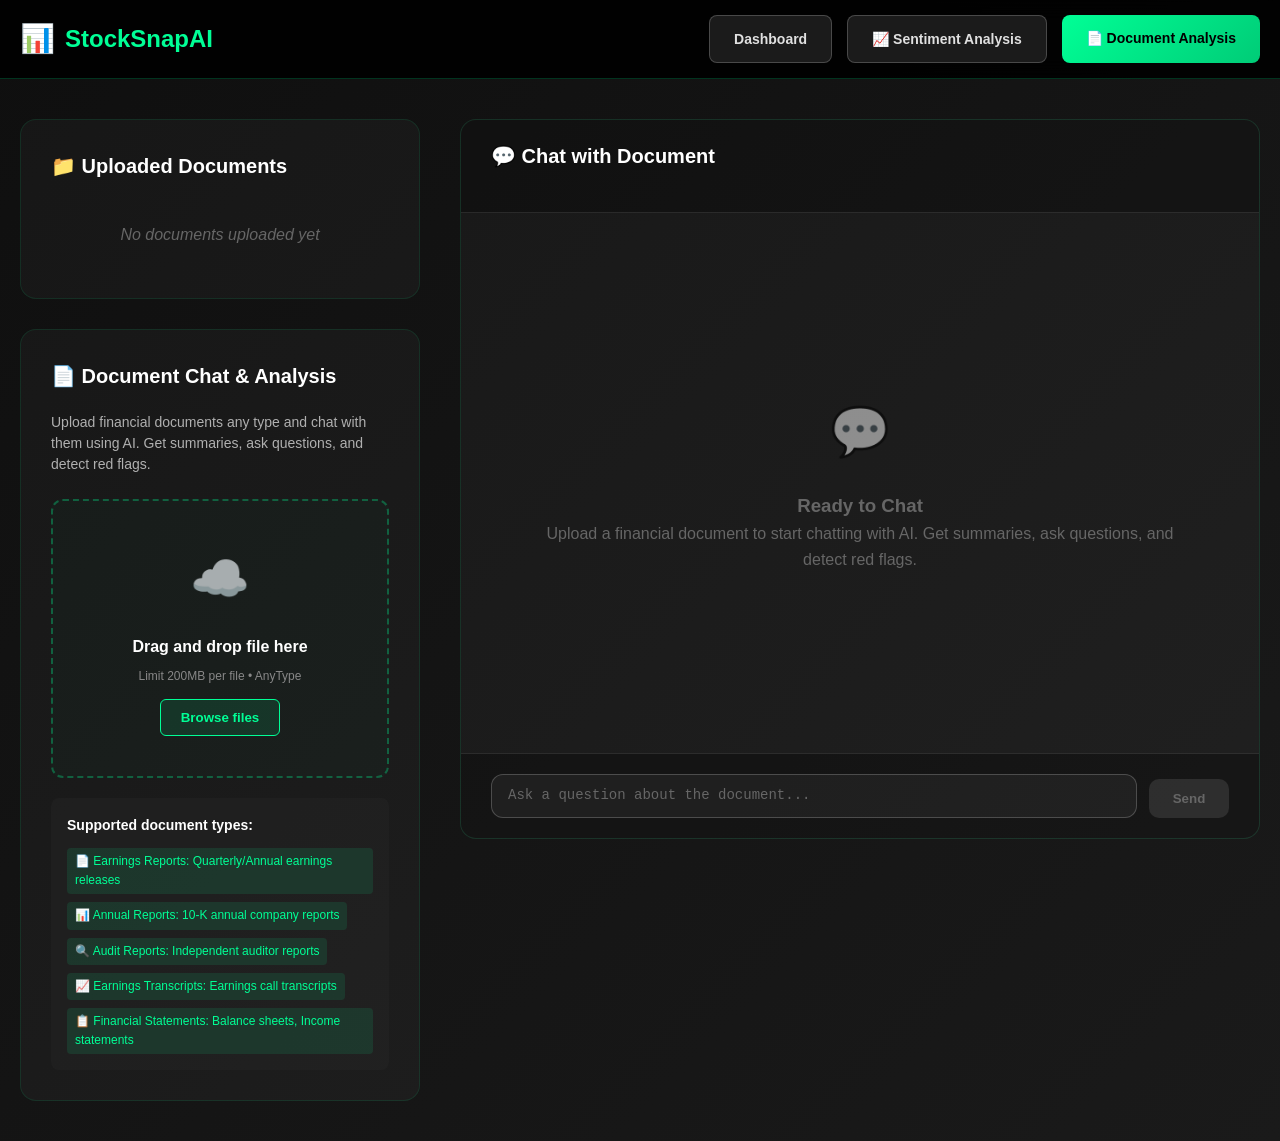
<file: templates/chat_with_reports.html>
<!DOCTYPE html>
    <html lang="en">
    <head>
        <meta charset="UTF-8">
        <meta name="viewport" content="width=device-width, initial-scale=1.0">
        <title>Document Analysis - StockSnapAI</title>
        <link rel="stylesheet" href="/static/chat_with_reports.css">
    </head>
    <body>
        <header class="header">
            <div class="container">
                <nav class="nav">
                    <a href="/" class="logo">StockSnapAI</a>
                    <div class="nav-buttons">
                        <a href="/" class="btn btn-secondary">Dashboard</a>
                        <a href="/sentiment-analysis" class="btn btn-secondary">📈 Sentiment Analysis</a>
                        <a href=" /document-analysis" class="btn btn-primary"> 📄 Document Analysis</a>
                    </div>
                </nav>
            </div>
        </header>

        <div class="container">
            <div class="main-content">
                <!-- Left Panel - Document Upload -->
                <div class="left-panel">
                    <div class="uploaded-files" id="uploadedFiles">
                        <div class="section-header">📁 Uploaded Documents</div>
                        <div id="filesList">
                            <div style="text-align: center; color: #666; padding: 20px; font-style: italic;">
                                No documents uploaded yet
                            </div>
                        </div>
                    </div>
                    <div class="upload-section">
                        <div class="section-header">📄 Document Chat & Analysis</div>
                        <div class="section-description">
                            Upload financial documents any type and chat with them using AI. Get summaries, ask questions, and detect red flags.
                        </div>

                        <div class="upload-area" onclick="document.getElementById('fileInput').click()"
                             ondrop="handleDrop(event)" ondragover="handleDragOver(event)" ondragleave="handleDragLeave(event)">
                            <div class="upload-icon">☁️</div>
                            <div class="upload-text">Drag and drop file here</div>
                            <div class="upload-subtext">Limit 200MB per file • AnyType</div>
                            <button class="browse-btn">Browse files</button>
                        </div>

                        <input type="file" id="fileInput" class="file-input"
                               accept=".pdf,.txt,.doc,.docx,.png,.jpg,.jpeg"
                               multiple onchange="handleFileSelect(event)">

                        <div class="supported-formats">
                            <div class="formats-title">Supported document types:</div>
                            <div class="format-list">
                                <span class="format-tag">📄 Earnings Reports: Quarterly/Annual earnings releases</span>
                                <span class="format-tag">📊 Annual Reports: 10-K annual company reports</span>
                                <span class="format-tag">🔍 Audit Reports: Independent auditor reports</span>
                                <span class="format-tag">📈 Earnings Transcripts: Earnings call transcripts</span>
                                <span class="format-tag">📋 Financial Statements: Balance sheets, Income statements</span>
                            </div>
                        </div>
                    </div>


                </div>

                <!-- Right Panel - Chat Interface -->
                    <div class="right-panel">
                        <div class="chat-container">
                            <div class="chat-header">
                                <div class="section-header">💬 Chat with Document</div>

                                <!-- ✅ Independent scroll summary -->
                                <div class="document-summary" id="documentSummary" style="display: none;">
                                    <div class="summary-title">📊 Document Summary</div>
                                    <div class="summary-content" id="summaryText">
                                        <!-- Summary will be populated here -->
                                    </div>
                                    <div class="key-highlights">
                                        <strong>Key Financial Highlights:</strong>
                                        <ul class="highlights-list" id="highlightsList">
                                            <!-- Highlights will be populated here -->
                                        </ul>
                                    </div>
                                </div>
                            </div>

                            <!-- ✅ Chat messages stays below -->
                            <div class="chat-messages" id="chatMessages">
                                <div class="empty-chat" id="emptyChat">
                                    <div class="empty-chat-icon">💬</div>
                                    <h3>Ready to Chat</h3>
                                    <p>Upload a financial document to start chatting with AI. Get summaries, ask questions, and detect red flags.</p>
                                </div>
                            </div>

                            <div class="chat-input-container">
                                <div class="chat-input-wrapper">
                                    <textarea class="chat-input" id="chatInput"
                                              placeholder="Ask a question about the document..."
                                              rows="1" disabled></textarea>
                                    <button class="send-btn" id="sendBtn" onclick="sendMessage()" disabled>Send</button>
                                </div>
                            </div>
                        </div>
                    </div>

            </div>
        </div>

        <script>
            let uploadedFiles = [];
            let chatHistory = [];
            let isProcessing = false;
            let currentDocumentId = null;

            const API_BASE_URL = '/document-analysis'; // Since we're on the same domain

            function handleDragOver(event) {
                event.preventDefault();
                event.currentTarget.classList.add('dragover');
            }

            function handleDragLeave(event) {
                event.currentTarget.classList.remove('dragover');
            }

            function handleDrop(event) {
                event.preventDefault();
                event.currentTarget.classList.remove('dragover');
                const files = Array.from(event.dataTransfer.files);
                processFiles(files);
            }

            function handleFileSelect(event) {
                const files = Array.from(event.target.files);
                processFiles(files);
            }

            async function processFiles(files) {
                for (const file of files) {
                    if (file.size > 200 * 1024 * 1024) {
                        alert(`File ${file.name} is too large. Maximum size is 200MB.`);
                        continue;
                    }

            const fileObj = {
                id: Date.now() + Math.random(),
                name: file.name,
                size: formatFileSize(file.size),
                type: file.type,
                file: file,
                status: 'uploading'
            };

        uploadedFiles.push(fileObj);
        updateFilesList();

        try {
            // Upload document to backend
            await uploadDocument(fileObj);
        } catch (error) {
            console.error('Error uploading file:', error);
            fileObj.status = 'error';
            updateFilesList();
        }
    }
}

async function uploadDocument(fileObj) {
    try {
        const formData = new FormData();
        formData.append('file', fileObj.file);

        // Show uploading status
        fileObj.status = 'uploading';
        updateFilesList();

        const response = await fetch('/document-analysis', {
            method: 'POST',
            body: formData,
            credentials: 'include' // Include cookies for session
        });

        if (!response.ok) {
            const errorData = await response.json();
            throw new Error(errorData.detail || 'Upload failed');
        }

        const result = await response.json();
        console.log(result);
        alert(result.message);

        if (result.success) {
            // Update file object with response data
            fileObj.document_id = result.document_id;
            fileObj.status = 'completed';
            fileObj.summary = result.summary;
            fileObj.highlights = result.highlights;
            fileObj.metadata = result.metadata;

            // Set as current document
            currentDocumentId = result.document_id;

            // Show document summary
            showDocumentSummary(result);

            // Enable chat
            enableChat();

            // Add initial AI message
            addMessage('ai', `I've analyzed "${fileObj.name}". You can now ask me questions about this document. What would you like to know?`);

            updateFilesList();
        } else {
            throw new Error('Upload failed: ' + (result.message || 'Unknown error'));
        }
    } catch (error) {
        console.error('Upload error:', error);
        fileObj.status = 'error';
        fileObj.error = error.message;
        updateFilesList();
        alert('Error uploading file: ' + error.message);
    }
}

function showDocumentSummary(result) {
    const summaryElement = document.getElementById('documentSummary');
    const summaryText = document.getElementById('summaryText');
    const highlightsList = document.getElementById('highlightsList');

    // Set summary text
    summaryText.textContent = result.summary;

    // Set highlights
    highlightsList.innerHTML = result.highlights.map(highlight => `<li>${highlight}</li>`).join('');

    // Show the summary section
    summaryElement.style.display = 'block';
}

function enableChat() {
    document.getElementById('chatInput').disabled = false;
    document.getElementById('sendBtn').disabled = false;
    document.getElementById('emptyChat').style.display = 'none';
}

function disableChat() {
    document.getElementById('chatInput').disabled = true;
    document.getElementById('sendBtn').disabled = true;
    document.getElementById('documentSummary').style.display = 'none';
}

function updateFilesList() {
    const filesList = document.getElementById('filesList');

    if (uploadedFiles.length === 0) {
        filesList.innerHTML = `
            <div style="text-align: center; color: #666; padding: 20px; font-style: italic;">
                No documents uploaded yet
            </div>
        `;
        return;
    }

    filesList.innerHTML = uploadedFiles.map(file => `
        <div class="file-item">
            <div class="file-info">
                <div class="file-icon">${getFileIcon(file.status)}</div>
                <div class="file-details">
                    <div class="file-name">${file.name}</div>
                    <div class="file-size">${file.size}</div>
                    <div class="file-status">${getStatusText(file.status)}</div>
                    ${file.error ? `<div class="file-error" style="color: red; font-size: 12px;">${file.error}</div>` : ''}
                </div>
            </div>
            <div class="file-actions">
                <button class="action-btn remove-btn" onclick="removeFile(${file.id})" title="Remove">❌</button>
            </div>
        </div>
    `).join('');
}

function getFileIcon(status) {
    switch (status) {
        case 'uploading': return '⏳';
        case 'completed': return '✅';
        case 'error': return '❌';
        default: return '📄';
    }
}

function getStatusText(status) {
    switch (status) {
        case 'uploading': return 'Processing...';
        case 'completed': return 'Ready for chat';
        case 'error': return 'Upload failed';
        default: return 'Waiting...';
    }
}

async function removeFile(fileId) {
    const fileIndex = uploadedFiles.findIndex(file => file.id === fileId);
    if (fileIndex === -1) return;

    const file = uploadedFiles[fileIndex];

    // If file was successfully uploaded, delete it from backend
    if (file.document_id && file.status === 'completed') {
        try {
            const response = await fetch(`${API_BASE_URL}/${file.document_id}`, {
                method: 'DELETE',
                credentials: 'include'
            });

            if (!response.ok) {
                console.error('Failed to delete document from backend');
            }
        } catch (error) {
            console.error('Error deleting document:', error);
        }
    }

    // Remove from local array
    uploadedFiles.splice(fileIndex, 1);
    updateFilesList();

    // If this was the current document, reset chat state
    if (file.document_id === currentDocumentId) {
        resetChatState();
    }
}

function resetChatState() {
    currentDocumentId = null;
    disableChat();
    document.getElementById('chatMessages').innerHTML = `
        <div class="empty-chat" id="emptyChat">
            <div class="empty-chat-icon">💬</div>
            <h3>Ready to Chat</h3>
            <p>Upload a financial document to start chatting with AI. Get summaries, ask questions, and detect red flags.</p>
        </div>
    `;
    chatHistory = [];
}

function formatFileSize(bytes) {
    if (bytes === 0) return '0 Bytes';
    const k = 1024;
    const sizes = ['Bytes', 'KB', 'MB', 'GB'];
    const i = Math.floor(Math.log(bytes) / Math.log(k));
    return parseFloat((bytes / Math.pow(k, i)).toFixed(2)) + ' ' + sizes[i];
}

async function sendMessage() {
    if (isProcessing || !currentDocumentId) return;

    const input = document.getElementById('chatInput');
    const message = input.value.trim();

    if (!message) return;

    addMessage('user', message);
    input.value = '';
    input.style.height = '44px';

    isProcessing = true;
    document.getElementById('sendBtn').disabled = true;

    // Show typing indicator
    showTypingIndicator();

    try {
        const formData = new FormData();
        formData.append('document_id', currentDocumentId);
        formData.append('message', message);
        formData.append('chat_history', JSON.stringify(chatHistory));

        const response = await fetch(`/document-analysis/chat`, {
            method: 'POST',
            body: formData,
            credentials: 'include'
        });

        hideTypingIndicator();

        if (!response.ok) {
            const errorData = await response.json();
            throw new Error(errorData.detail || 'Chat failed');
        }

        const result = await response.json();

        if (result.success) {
            addMessage('ai', result.response);
            chatHistory = result.chat_history || chatHistory;
        } else {
            throw new Error('Chat failed: ' + (result.message || 'Unknown error'));
        }

    } catch (error) {
        console.error('Chat error:', error);
        hideTypingIndicator();
        addMessage('ai', 'Sorry, I encountered an error processing your message. Please try again.');
    } finally {
        isProcessing = false;
        document.getElementById('sendBtn').disabled = false;
    }
}

function addMessage(sender, text) {
    const messagesContainer = document.getElementById('chatMessages');
    const time = new Date().toLocaleTimeString([], { hour: '2-digit', minute: '2-digit' });

    const messageElement = document.createElement('div');
    messageElement.className = `message ${sender}`;
    messageElement.innerHTML = `
        <div class="message-avatar">${sender === 'user' ? '👤' : '🤖'}</div>
        <div class="message-content">
            <div class="message-text">${text}</div>
            <div class="message-time">${time}</div>
        </div>
    `;

    messagesContainer.appendChild(messageElement);
    messagesContainer.scrollTop = messagesContainer.scrollHeight;

    // Update chat history for tracking
    if (sender === 'user' || sender === 'ai') {
        chatHistory.push({
            role: sender === 'user' ? 'user' : 'assistant',
            content: text,
            time
        });
    }
}

function showTypingIndicator() {
    const messagesContainer = document.getElementById('chatMessages');
    const typingElement = document.createElement('div');
    typingElement.id = 'typingIndicator';
    typingElement.className = 'message ai';
    typingElement.innerHTML = `
        <div class="message-avatar">🤖</div>
        <div class="message-content">
            <div class="typing-indicator">
                AI is thinking
                <div class="typing-dots">
                    <div class="typing-dot"></div>
                    <div class="typing-dot"></div>
                    <div class="typing-dot"></div>
                </div>
            </div>
        </div>
    `;

    messagesContainer.appendChild(typingElement);
    messagesContainer.scrollTop = messagesContainer.scrollHeight;
}

function hideTypingIndicator() {
    const typingElement = document.getElementById('typingIndicator');
    if (typingElement) {
        typingElement.remove();
    }
}

// Auto-resize textarea
document.getElementById('chatInput').addEventListener('input', function() {
    this.style.height = '44px';
    this.style.height = Math.min(this.scrollHeight, 120) + 'px';
});

// Send message on Enter (but allow Shift+Enter for new lines)
document.getElementById('chatInput').addEventListener('keypress', function(e) {
    if (e.key === 'Enter' && !e.shiftKey) {
        e.preventDefault();
        sendMessage();
    }
});

// Initialize
updateFilesList();
            </script>
</body>
</html>
</file>
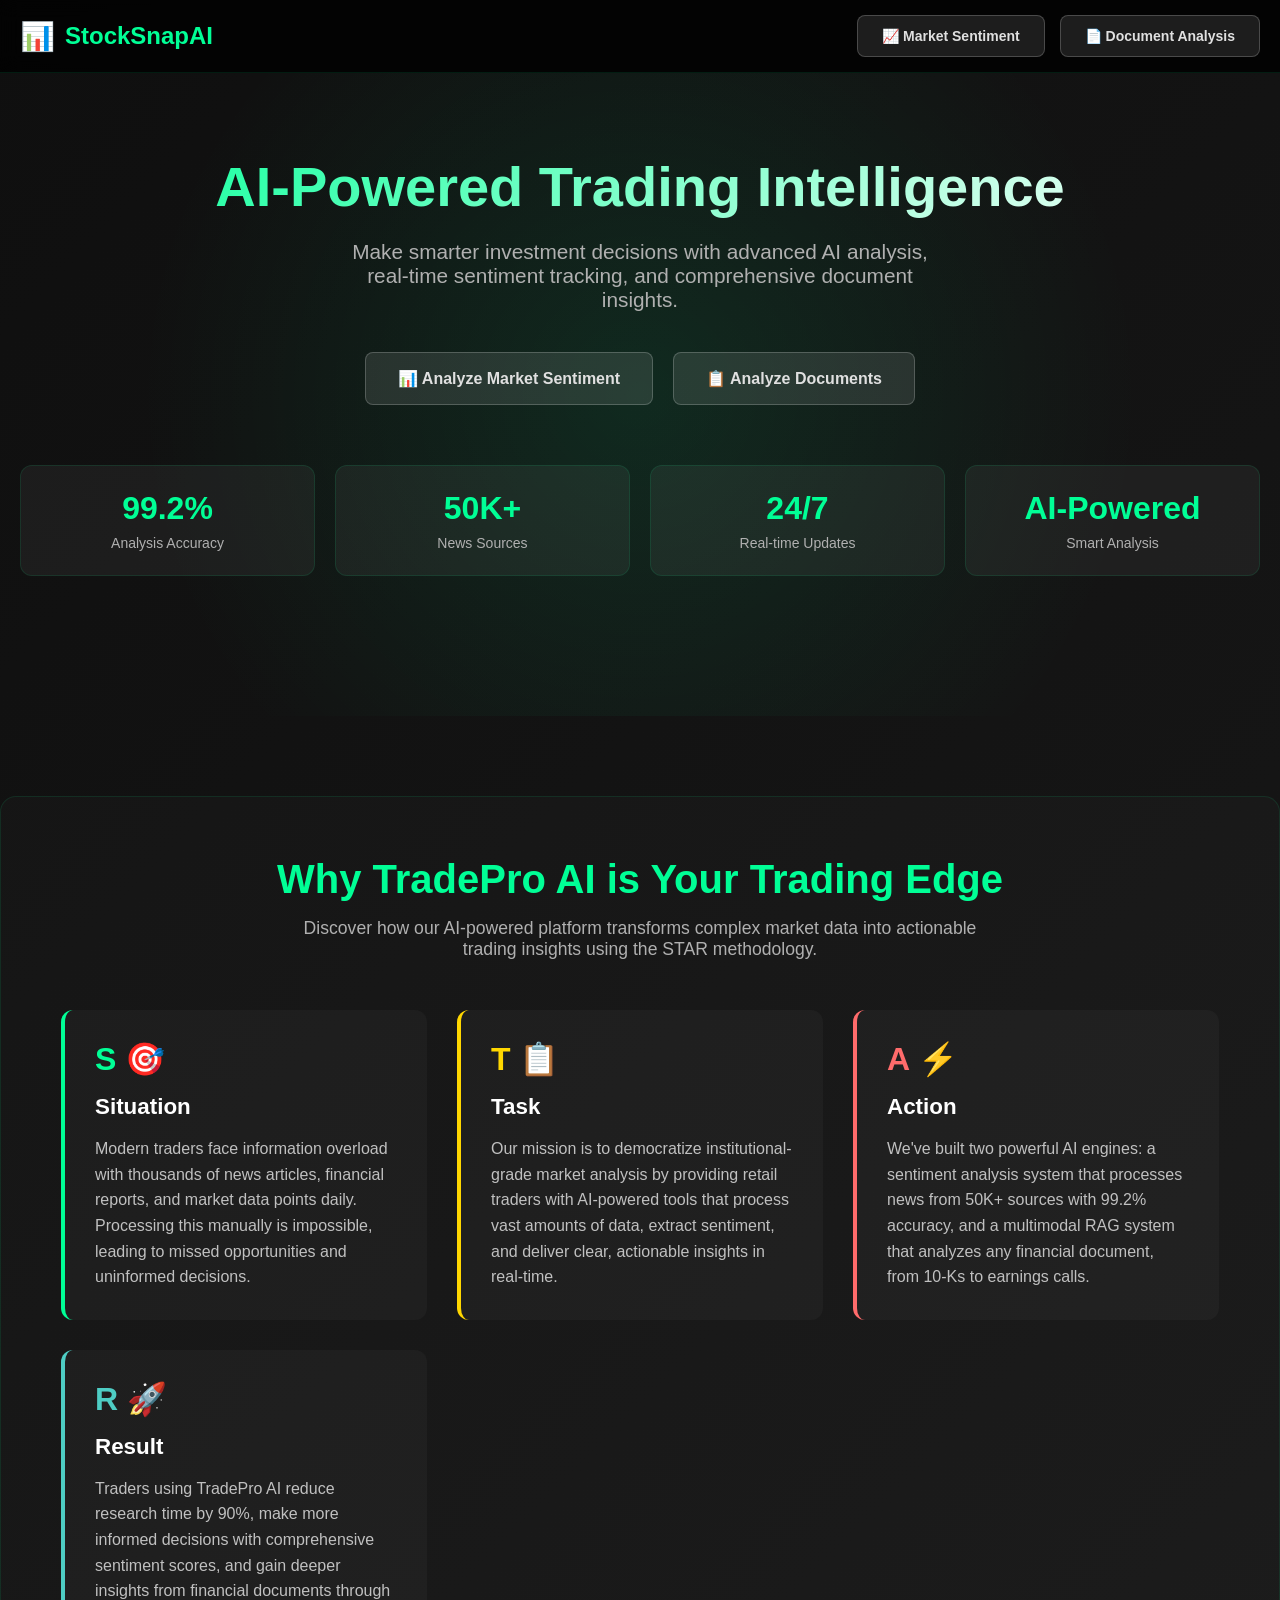
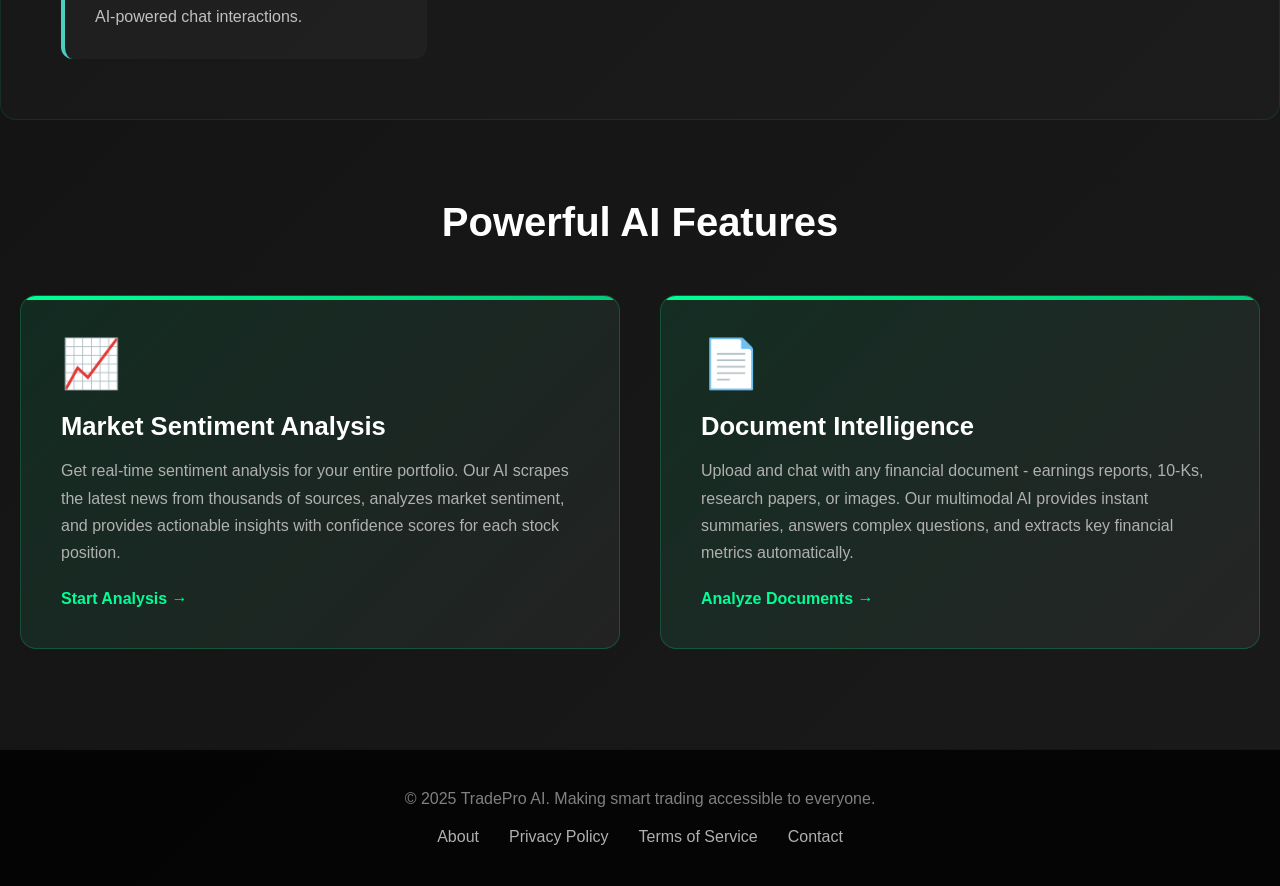
<file: templates/dashboard_v2.html>
<!DOCTYPE html>
<html lang="en">
<head>
    <meta charset="UTF-8">
    <meta name="viewport" content="width=device-width, initial-scale=1.0">
    <title>StockSnapAI - Make Smart Trading Decisions</title>
    <link rel="stylesheet" href="/static/dashboard_v2.css">
</head>
<body>
    <header class="header">
        <div class="container">
            <nav class="nav">
                <div class="logo">StockSnapAI</div>
                <div class="nav-buttons">
                    <a href="/sentiment-analysis" class="btn btn-secondary">📈 Market Sentiment</a>
                    <a href="/document-analysis" class="btn btn-secondary">📄 Document Analysis</a>
                </div>
            </nav>
        </div>
    </header>

    <main>
        <section class="hero">
            <div class="container">
                <div class="hero-content">
                    <h1 class="floating">AI-Powered Trading Intelligence</h1>
                    <p>Make smarter investment decisions with advanced AI analysis, real-time sentiment tracking, and comprehensive document insights.</p>

                    <div class="cta-buttons">
                        <a href="/sentiment-analysis" class="btn btn-secondary btn-cta">📊 Analyze Market Sentiment</a>
                        <a href="/document-analysis" class="btn btn-secondary btn-cta">📋 Analyze Documents</a>
                    </div>

                    <div class="market-stats">
                        <div class="stat-card">
                            <div class="stat-value positive">99.2%</div>
                            <div class="stat-label">Analysis Accuracy</div>
                        </div>
                        <div class="stat-card">
                            <div class="stat-value">50K+</div>
                            <div class="stat-label">News Sources</div>
                        </div>
                        <div class="stat-card">
                            <div class="stat-value positive">24/7</div>
                            <div class="stat-label">Real-time Updates</div>
                        </div>
                        <div class="stat-card">
                            <div class="stat-value">AI-Powered</div>
                            <div class="stat-label">Smart Analysis</div>
                        </div>
                    </div>
                </div>
            </div>
        </section>

        <section class="star-section">
            <div class="container">
                <div class="star-header">
                    <h2>Why TradePro AI is Your Trading Edge</h2>
                    <p>Discover how our AI-powered platform transforms complex market data into actionable trading insights using the STAR methodology.</p>
                </div>

                <div class="star-grid">
                    <div class="star-card">
                        <div class="star-letter">S 🎯</div>
                        <h3 class="star-title">Situation</h3>
                        <div class="star-content">
                            Modern traders face information overload with thousands of news articles, financial reports, and market data points daily. Processing this manually is impossible, leading to missed opportunities and uninformed decisions.
                        </div>
                    </div>

                    <div class="star-card">
                        <div class="star-letter">T 📋</div>
                        <h3 class="star-title">Task</h3>
                        <div class="star-content">
                            Our mission is to democratize institutional-grade market analysis by providing retail traders with AI-powered tools that process vast amounts of data, extract sentiment, and deliver clear, actionable insights in real-time.
                        </div>
                    </div>

                    <div class="star-card">
                        <div class="star-letter">A ⚡</div>
                        <h3 class="star-title">Action</h3>
                        <div class="star-content">
                            We've built two powerful AI engines: a sentiment analysis system that processes news from 50K+ sources with 99.2% accuracy, and a multimodal RAG system that analyzes any financial document, from 10-Ks to earnings calls.
                        </div>
                    </div>

                    <div class="star-card">
                        <div class="star-letter">R 🚀</div>
                        <h3 class="star-title">Result</h3>
                        <div class="star-content">
                            Traders using TradePro AI reduce research time by 90%, make more informed decisions with comprehensive sentiment scores, and gain deeper insights from financial documents through AI-powered chat interactions.
                        </div>
                    </div>
                </div>
            </div>
        </section>

        <section class="features-section">
            <div class="container">
                <div class="features-header">
                    <h2>Powerful AI Features</h2>
                </div>

                <div class="features-grid">
                    <div class="feature-card">
                        <div class="feature-icon">📈</div>
                        <h3 class="feature-title">Market Sentiment Analysis</h3>
                        <div class="feature-description">
                            Get real-time sentiment analysis for your entire portfolio. Our AI scrapes the latest news from thousands of sources, analyzes market sentiment, and provides actionable insights with confidence scores for each stock position.
                        </div>
                        <a href="/sentiment-analysis" class="feature-link">Start Analysis →</a>
                    </div>

                    <div class="feature-card">
                        <div class="feature-icon">📄</div>
                        <h3 class="feature-title">Document Intelligence</h3>
                        <div class="feature-description">
                            Upload and chat with any financial document - earnings reports, 10-Ks, research papers, or images. Our multimodal AI provides instant summaries, answers complex questions, and extracts key financial metrics automatically.
                        </div>
                        <a href="/document-analysis" class="feature-link">Analyze Documents →</a>
                    </div>
                </div>
            </div>
        </section>
    </main>

    <footer class="footer">
        <div class="container">
            <p>© 2025 TradePro AI. Making smart trading accessible to everyone.</p>
            <div class="footer-links">
                <a href="/about">About</a>
                <a href="/privacy">Privacy Policy</a>
                <a href="/terms">Terms of Service</a>
                <a href="/contact">Contact</a>
            </div>
        </div>
    </footer>

    <script>
        // Add smooth scrolling for internal links
        document.querySelectorAll('a[href^="#"]').forEach(anchor => {
            anchor.addEventListener('click', function (e) {
                e.preventDefault();
                const target = document.querySelector(this.getAttribute('href'));
                if (target) {
                    target.scrollIntoView({ behavior: 'smooth', block: 'start' });
                }
            });
        });

        // Add hover effects for interactive elements
        document.querySelectorAll('.btn, .stat-card, .star-card, .feature-card').forEach(element => {
            element.addEventListener('mouseenter', function() {
                this.style.transform = 'translateY(-5px)';
            });

            element.addEventListener('mouseleave', function() {
                this.style.transform = 'translateY(0)';
            });
        });

        // Simulate real-time market data updates
        function updateStats() {
            const accuracyElement = document.querySelector('.positive');
            if (accuracyElement && accuracyElement.textContent.includes('%')) {
                const baseAccuracy = 99.2;
                const variation = (Math.random() - 0.5) * 0.2;
                const newAccuracy = (baseAccuracy + variation).toFixed(1);
                accuracyElement.textContent = newAccuracy + '%';
            }
        }

        // Update stats every 30 seconds
        setInterval(updateStats, 30000);
    </script>
</body>
</html>
</file>
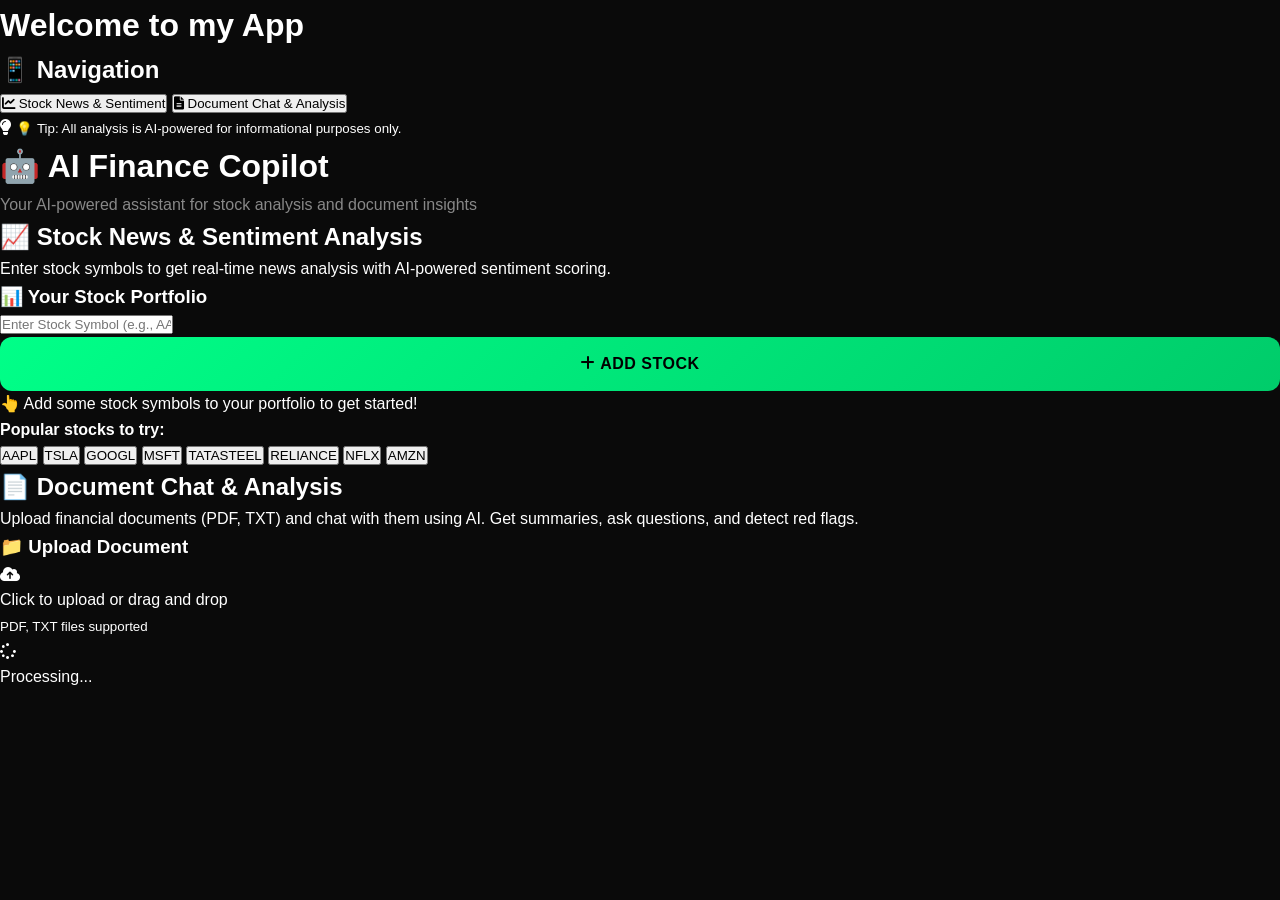
<file: templates/index_v1.html>
<!DOCTYPE html>
<html lang="en">
<head>
    <meta charset="UTF-8">
    <meta name="viewport" content="width=device-width, initial-scale=1.0">
    <title>🤖 AI Finance Copilot</title>
    <link rel="stylesheet" href="/static/style.css">
    <link href="https://cdnjs.cloudflare.com/ajax/libs/font-awesome/6.0.0/css/all.min.css" rel="stylesheet">
</head>
<body>
    <h1>Welcome to my App</h1>
    <div class="app-container">
        <!-- Sidebar -->
        <div class="sidebar">
            <div class="sidebar-header">
                <h2>📱 Navigation</h2>
            </div>
            <div class="nav-buttons">
                <button class="nav-btn active" onclick="showModule('stock')">
                    <i class="fas fa-chart-line"></i>
                    Stock News & Sentiment
                </button>
                <button class="nav-btn" onclick="showModule('document')">
                    <i class="fas fa-file-text"></i>
                    Document Chat & Analysis
                </button>
            </div>

            <div class="sidebar-footer">
                <div class="tip">
                    <i class="fas fa-lightbulb"></i>
                    <small>💡 Tip: All analysis is AI-powered for informational purposes only.</small>
                </div>
            </div>
        </div>

        <!-- Main Content -->
        <div class="main-content">
            <header class="app-header">
                <h1>🤖 AI Finance Copilot</h1>
                <p class="subtitle">Your AI-powered assistant for stock analysis and document insights</p>
            </header>

            <!-- Stock Analysis Module -->
            <div id="stock-module" class="module active">
                <div class="module-header">
                    <h2>📈 Stock News & Sentiment Analysis</h2>
                    <p>Enter stock symbols to get real-time news analysis with AI-powered sentiment scoring.</p>
                </div>

                <!-- Portfolio Section -->
                <div class="card">
                    <h3>📊 Your Stock Portfolio</h3>

                    <div class="add-stock-form">
                        <div class="input-group">
                            <input type="text" id="stock-input" placeholder="Enter Stock Symbol (e.g., AAPL, TSLA)" maxlength="10">
                            <button onclick="addStock()" class="btn-primary">
                                <i class="fas fa-plus"></i> Add Stock
                            </button>
                        </div>
                    </div>

                    <div id="portfolio-list" class="portfolio-list">
                        <p class="empty-state">👆 Add some stock symbols to your portfolio to get started!</p>
                    </div>

                    <div id="example-stocks" class="example-stocks">
                        <p><strong>Popular stocks to try:</strong></p>
                        <div class="stock-buttons">
                            <button onclick="addStockExample('AAPL')" class="btn-example">AAPL</button>
                            <button onclick="addStockExample('TSLA')" class="btn-example">TSLA</button>
                            <button onclick="addStockExample('GOOGL')" class="btn-example">GOOGL</button>
                            <button onclick="addStockExample('MSFT')" class="btn-example">MSFT</button>
                            <button onclick="addStockExample('TATASTEEL')" class="btn-example">TATASTEEL</button>
                            <button onclick="addStockExample('RELIANCE')" class="btn-example">RELIANCE</button>
                            <button onclick="addStockExample('NFLX')" class="btn-example">NFLX</button>
                            <button onclick="addStockExample('AMZN')" class="btn-example">AMZN</button>
                        </div>
                    </div>
                </div>

                <!-- Analysis Section -->
                <div id="analysis-section" class="card" style="display: none;">
                    <h3>🔍 Portfolio Analysis</h3>
                    <button onclick="analyzePortfolio()" class="btn-analyze" id="analyze-btn">
                        <i class="fas fa-rocket"></i> Analyze Portfolio
                    </button>

                    <div id="analysis-results" class="analysis-results"></div>
                </div>
            </div>

            <!-- Document Chat Module -->
            <div id="document-module" class="module">
                <div class="module-header">
                    <h2>📄 Document Chat & Analysis</h2>
                    <p>Upload financial documents (PDF, TXT) and chat with them using AI. Get summaries, ask questions, and detect red flags.</p>
                </div>

                <!-- File Upload Section -->
                <div class="card">
                    <h3>📁 Upload Document</h3>
                    <div class="upload-area" onclick="document.getElementById('file-input').click()">
                        <i class="fas fa-cloud-upload-alt"></i>
                        <p>Click to upload or drag and drop</p>
                        <small>PDF, TXT files supported</small>
                    </div>
                    <input type="file" id="file-input" accept=".pdf,.txt" style="display: none;" onchange="uploadDocument()">

                    <div id="document-status" class="document-status"></div>
                </div>

                <!-- Document Summary -->
                <div id="document-summary" class="card" style="display: none;">
                    <h3>📋 Document Summary</h3>
                    <div class="summary-content" id="summary-content">
                        <!-- Summary will be populated here -->
                    </div>
                </div>

                <!-- Chat Interface -->
                <div id="chat-interface" class="card" style="display: none;">
                    <h3>💬 Chat with Document</h3>

                    <div id="chat-history" class="chat-history">
                        <!-- Chat messages will appear here -->
                    </div>

                    <div class="chat-input-section">
                        <div class="quick-questions">
                            <p><strong>Quick Questions:</strong></p>
                            <div class="quick-buttons">
                                <button onclick="askQuickQuestion('What are the key financial highlights?')" class="btn-quick">Key Financial Highlights</button>
                                <button onclick="askQuickQuestion('Are there any red flags or concerns?')" class="btn-quick">Red Flags</button>
                                <button onclick="askQuickQuestion('What is the revenue and profit trend?')" class="btn-quick">Revenue & Profit Trends</button>
                                <button onclick="askQuickQuestion('What risks are mentioned?')" class="btn-quick">Risk Analysis</button>
                                <button onclick="askQuickQuestion('What is management\'s outlook?')" class="btn-quick">Management Outlook</button>
                                <button onclick="askQuickQuestion('What are the main business segments?')" class="btn-quick">Business Segments</button>
                            </div>
                        </div>

                        <div class="chat-input-group">
                            <textarea id="question-input" placeholder="Ask a question about the document..." rows="3"></textarea>
                            <div class="chat-buttons">
                                <button onclick="askQuestion()" class="btn-primary">
                                    <i class="fas fa-search"></i> Ask Question
                                </button>
                                <button onclick="clearChat()" class="btn-secondary">
                                    <i class="fas fa-trash"></i> Clear Chat
                                </button>
                            </div>
                        </div>
                    </div>

                    <div class="export-section">
                        <button onclick="exportChat()" class="btn-export">
                            <i class="fas fa-download"></i> Download Chat History
                        </button>
                    </div>
                </div>
            </div>
        </div>
    </div>

    <!-- Loading Overlay -->
    <div id="loading-overlay" class="loading-overlay">
        <div class="loading-spinner">
            <i class="fas fa-spinner fa-spin"></i>
            <p id="loading-text">Processing...</p>
        </div>
    </div>

    <script>
        // Global variables
        let portfolio = [];
        let currentDocument = null;
        let chatHistory = [];

        // Navigation functions
        function showModule(module) {
            // Update nav buttons
            document.querySelectorAll('.nav-btn').forEach(btn => btn.classList.remove('active'));
            event.target.classList.add('active');

            // Show/hide modules
            document.querySelectorAll('.module').forEach(mod => mod.classList.remove('active'));
            document.getElementById(module + '-module').classList.add('active');
        }

        // Stock module functions
        function addStock() {
            const input = document.getElementById('stock-input');
            const stock = input.value.trim().toUpperCase();

            if (stock && !portfolio.includes(stock)) {
                portfolio.push(stock);
                input.value = '';
                updatePortfolioDisplay();
            } else if (portfolio.includes(stock)) {
                showNotification('Stock already in portfolio!', 'warning');
            }
        }

        function addStockExample(stock) {
            if (!portfolio.includes(stock)) {
                portfolio.push(stock);
                updatePortfolioDisplay();
            }
        }

        function removeStock(stock) {
            portfolio = portfolio.filter(s => s !== stock);
            updatePortfolioDisplay();
        }

        function updatePortfolioDisplay() {
            const listElement = document.getElementById('portfolio-list');
            const exampleStocks = document.getElementById('example-stocks');
            const analysisSection = document.getElementById('analysis-section');

            if (portfolio.length === 0) {
                listElement.innerHTML = '<p class="empty-state">👆 Add some stock symbols to your portfolio to get started!</p>';
                exampleStocks.style.display = 'block';
                analysisSection.style.display = 'none';
            } else {
                listElement.innerHTML = `
                    <p><strong>Current Portfolio:</strong></p>
                    <div class="portfolio-items">
                        ${portfolio.map(stock => `
                            <div class="portfolio-item">
                                <span>• ${stock}</span>
                                <button onclick="removeStock('${stock}')" class="btn-remove">🗑️</button>
                            </div>
                        `).join('')}
                    </div>
                `;
                exampleStocks.style.display = 'none';
                analysisSection.style.display = 'block';
            }
        }

        function analyzePortfolio() {
            if (portfolio.length === 0) return;

            showLoading('Analyzing portfolio with ' + portfolio.length + ' stocks...');

            fetch('/analyze-portfolio', {
                method: 'POST',
                headers: { 'Content-Type': 'application/json' },
                body: JSON.stringify({ stocks: portfolio })
            })
            .then(response => response.json())
            .then(data => {
                hideLoading();
                displayAnalysisResults(data);
            })
            .catch(error => {
                hideLoading();
                showNotification('Analysis failed: ' + error.message, 'error');
            });
        }

        function displayAnalysisResults(data) {
            const resultsDiv = document.getElementById('analysis-results');

            if (data.error) {
                resultsDiv.innerHTML = `<div class="error">❌ ${data.error}</div>`;
                return;
            }

            const portfolio_analysis = data.portfolio_analysis;
            const individual_stocks = data.individual_stocks;

            resultsDiv.innerHTML = `
                <div class="analysis-overview">
                    <h4>📊 Portfolio Overview</h4>
                    <div class="overview-grid">
                        <div class="overview-item">
                            <strong>Stocks Analyzed:</strong> ${portfolio_analysis.portfolio_stocks.join(', ')}
                        </div>
                        <div class="overview-item">
                            <strong>Overall Sentiment:</strong>
                            <span class="sentiment sentiment-${portfolio_analysis.overall_portfolio_sentiment.toLowerCase().replace(' ', '-')}">
                                ${portfolio_analysis.overall_portfolio_sentiment}
                            </span>
                        </div>
                        <div class="overview-item">
                            <strong>Analysis Date:</strong> ${portfolio_analysis.analysis_date}
                        </div>
                    </div>

                    <div class="portfolio-summary">
                        <h5>📝 Portfolio Summary</h5>
                        <p>${portfolio_analysis.portfolio_summary}</p>
                    </div>

                    <div class="insights-grid">
                        <div class="insight-column">
                            <h5>🎯 Market Themes</h5>
                            <ul>
                                ${portfolio_analysis.market_themes.map(theme => `<li>${theme}</li>`).join('')}
                            </ul>
                        </div>
                        <div class="insight-column">
                            <h5>⚠️ Portfolio Risks</h5>
                            <ul>
                                ${portfolio_analysis.portfolio_risks.map(risk => `<li>${risk}</li>`).join('')}
                            </ul>
                        </div>
                        <div class="insight-column">
                            <h5>🚀 Opportunities</h5>
                            <ul>
                                ${portfolio_analysis.portfolio_opportunities.map(opp => `<li>${opp}</li>`).join('')}
                            </ul>
                        </div>
                    </div>
                </div>

                <div class="individual-stocks">
                    <h4>📈 Individual Stock Analysis</h4>
                    ${individual_stocks.map(stock => `
                        <div class="stock-card">
                            <div class="stock-header">
                                <h5>📊 ${stock.stock_symbol}</h5>
                                <div class="stock-metrics">
                                    <span class="sentiment sentiment-${stock.sentiment.toLowerCase().replace(' ', '-')}">
                                        ${stock.sentiment}
                                    </span>
                                    <span class="category">${stock.key_news_category.toUpperCase()}</span>
                                    <span class="impact impact-${stock.price_impact.toLowerCase()}">
                                        ${stock.price_impact}
                                    </span>
                                </div>
                            </div>
                            <p class="stock-summary">${stock.quick_summary}</p>
                        </div>
                    `).join('')}
                </div>

                <div class="success-message">
                    ✅ Portfolio analysis complete! Analyzed ${portfolio.length} stocks in one go.
                </div>
            `;
        }

        // Document module functions
        function uploadDocument() {
            const fileInput = document.getElementById('file-input');
            const file = fileInput.files[0];

            if (!file) return;

            const formData = new FormData();
            formData.append('file', file);

            showLoading('Processing document...');

            fetch('/upload-document', {
                method: 'POST',
                body: formData
            })
            .then(response => response.json())
            .then(data => {
                hideLoading();
                if (data.success) {
                    currentDocument = data.filename;
                    showDocumentSummary(data.summary);
                    showChatInterface();
                    showNotification('Document uploaded successfully!', 'success');
                } else {
                    showNotification('Upload failed: ' + data.error, 'error');
                }
            })
            .catch(error => {
                hideLoading();
                showNotification('Upload failed: ' + error.message, 'error');
            });
        }

        function showDocumentSummary(summary) {
            document.getElementById('document-summary').style.display = 'block';
            document.getElementById('summary-content').innerHTML = `<div class="summary-text">${summary}</div>`;
        }

        function showChatInterface() {
            document.getElementById('chat-interface').style.display = 'block';
            chatHistory = [];
            updateChatHistory();
        }

        function askQuestion() {
            const input = document.getElementById('question-input');
            const question = input.value.trim();

            if (!question || !currentDocument) return;

            input.value = '';
            addChatMessage('user', question);

            showLoading('Analyzing document...');

            fetch('/ask-question', {
                method: 'POST',
                headers: { 'Content-Type': 'application/json' },
                body: JSON.stringify({
                    question: question,
                    document: currentDocument
                })
            })
            .then(response => response.json())
            .then(data => {
                hideLoading();
                if (data.answer) {
                    addChatMessage('ai', data.answer);
                } else {
                    addChatMessage('ai', 'Sorry, I encountered an error processing your question.');
                }
            })
            .catch(error => {
                hideLoading();
                addChatMessage('ai', 'Error: ' + error.message);
            });
        }

        function askQuickQuestion(question) {
            document.getElementById('question-input').value = question;
            askQuestion();
        }

        function addChatMessage(sender, message) {
            chatHistory.push({ sender, message, timestamp: new Date() });
            updateChatHistory();
        }

        function updateChatHistory() {
            const chatDiv = document.getElementById('chat-history');
            chatDiv.innerHTML = chatHistory.map(msg => `
                <div class="chat-message chat-${msg.sender}">
                    <div class="message-header">
                        <strong>${msg.sender === 'user' ? 'You' : 'AI'}:</strong>
                    </div>
                    <div class="message-content">${msg.message}</div>
                </div>
            `).join('');
            chatDiv.scrollTop = chatDiv.scrollHeight;
        }

        function clearChat() {
            chatHistory = [];
            updateChatHistory();
            showNotification('Chat history cleared!', 'info');
        }

        function exportChat() {
            if (chatHistory.length === 0) {
                showNotification('No chat history to export!', 'warning');
                return;
            }

            const exportData = `Document Analysis Chat Export
Document: ${currentDocument}
Export Date: ${new Date().toLocaleString()}
${'='.repeat(50)}

${chatHistory.map((msg, i) => `
Q${i+1}: ${msg.sender === 'user' ? msg.message : ''}
A${i+1}: ${msg.sender === 'ai' ? msg.message : ''}
${'-'.repeat(30)}
`).join('')}`;

            const blob = new Blob([exportData], { type: 'text/plain' });
            const url = URL.createObjectURL(blob);
            const a = document.createElement('a');
            a.href = url;
            a.download = `chat_history_${currentDocument}_${new Date().getTime()}.txt`;
            a.click();
            URL.revokeObjectURL(url);
        }

        // Utility functions
        function showLoading(text) {
            document.getElementById('loading-text').textContent = text;
            document.getElementById('loading-overlay').style.display = 'flex';
        }

        function hideLoading() {
            document.getElementById('loading-overlay').style.display = 'none';
        }

        function showNotification(message, type) {
            // Simple notification - you could enhance this
            alert(message);
        }

        // Event listeners
        document.getElementById('stock-input').addEventListener('keypress', function(e) {
            if (e.key === 'Enter') {
                addStock();
            }
        });

        document.getElementById('question-input').addEventListener('keypress', function(e) {
            if (e.key === 'Enter' && !e.shiftKey) {
                e.preventDefault();
                askQuestion();
            }
        });
    </script>
</body>
</html>
</file>
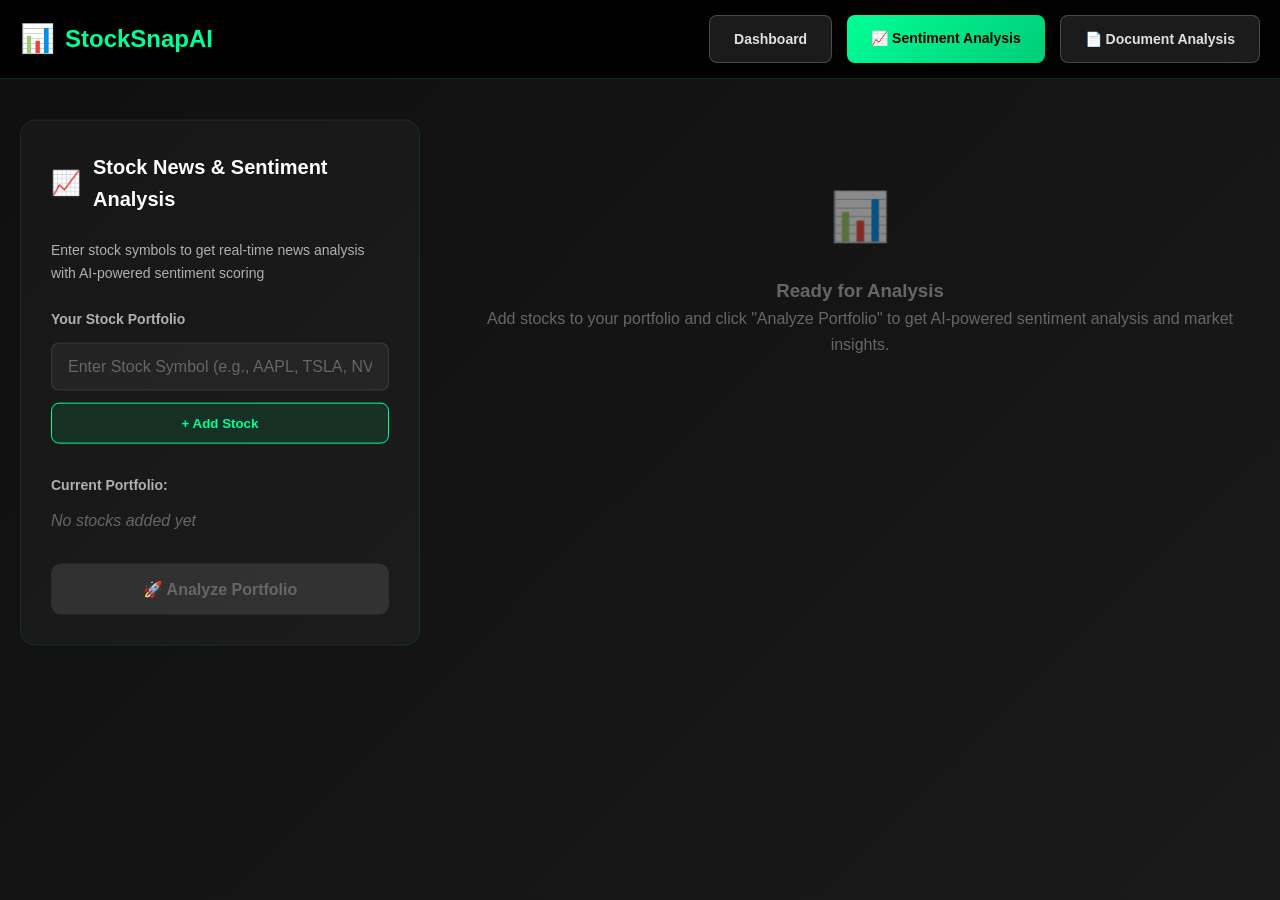
<file: templates/portfolio_analysis.html>
<!DOCTYPE html>
<html lang="en">
<head>
    <meta charset="UTF-8">
    <meta name="viewport" content="width=device-width, initial-scale=1.0">
    <title>Market Sentiment Analysis - StockSnapAI</title>
    <link rel="stylesheet" href="/static/portfolio_analysis.css">
</head>
<body>
    <header class="header">
        <div class="container">
            <nav class="nav">
                <a href="/" class="logo">StockSnapAI</a>
                <div class="nav-buttons">
                    <a href="/" class="btn btn-secondary">Dashboard</a>
                    <a href="/sentiment-analysis" class="btn btn-primary">📈 Sentiment Analysis</a>
                    <a href="/document-analysis" class="btn btn-secondary">📄 Document Analysis</a>
                </div>
            </nav>
        </div>
    </header>

    <div class="container">
        <div class="main-content">
            <!-- Left Panel - Portfolio Input -->
            <div class="left-panel">
                <div class="panel-header">Stock News & Sentiment Analysis</div>
                <p style="color: #b0b0b0; margin-bottom: 24px; font-size: 14px;">
                    Enter stock symbols to get real-time news analysis with AI-powered sentiment scoring
                </p>

                <div class="input-section">
                    <label class="input-label">Your Stock Portfolio</label>
                    <input type="text" id="stockInput" class="stock-input"
                           placeholder="Enter Stock Symbol (e.g., AAPL, TSLA, NVDA/NYSE)"
                           maxlength="10">
                    <button class="add-stock-btn" onclick="addStock()">+ Add Stock</button>
                </div>

                <div class="portfolio-list">
                    <label class="input-label">Current Portfolio:</label>
                    <div id="portfolioList">
                        <!-- Portfolio items will be added here -->
                    </div>
                </div>

                <button class="analyze-btn" id="analyzeBtn" onclick="analyzePortfolio()" disabled>
                    🚀 Analyze Portfolio
                </button>
            </div>

            <!-- Right Panel - Analysis Results -->
            <div class="right-panel" id="resultsPanel">
                <div class="empty-state">
                    <h3>Ready for Analysis</h3>
                    <p>Add stocks to your portfolio and click "Analyze Portfolio" to get AI-powered sentiment analysis and market insights.</p>
                </div>
            </div>
        </div>
    </div>

    <script>
        let portfolio = [];

        function addStock() {
            const input = document.getElementById('stockInput');
            const symbol = input.value.trim().toUpperCase();

            if (symbol && !portfolio.includes(symbol)) {
                portfolio.push(symbol);
                updatePortfolioDisplay();
                input.value = '';
            }

            updateAnalyzeButton();
        }

        function removeStock(symbol) {
            portfolio = portfolio.filter(stock => stock !== symbol);
            updatePortfolioDisplay();
            updateAnalyzeButton();

            if (portfolio.length === 0) {
                showEmptyState();
            }
        }

        function updatePortfolioDisplay() {
            const portfolioList = document.getElementById('portfolioList');

            if (portfolio.length === 0) {
                portfolioList.innerHTML = '<p style="color: #666; font-style: italic;">No stocks added yet</p>';
                return;
            }

            portfolioList.innerHTML = portfolio.map(symbol => `
                <div class="portfolio-item">
                    <span class="stock-symbol">${symbol}</span>
                    <button class="remove-btn" onclick="removeStock('${symbol}')">Remove</button>
                </div>
            `).join('');
        }

        function updateAnalyzeButton() {
            const analyzeBtn = document.getElementById('analyzeBtn');
            analyzeBtn.disabled = portfolio.length === 0;
        }

        function showEmptyState() {
            const resultsPanel = document.getElementById('resultsPanel');
            resultsPanel.innerHTML = `
                <div class="empty-state">
                    <h3>Ready for Analysis</h3>
                    <p>Add stocks to your portfolio and click "Analyze Portfolio" to get AI-powered sentiment analysis and market insights.</p>
                </div>
            `;
        }

        function showLoading() {
            const resultsPanel = document.getElementById('resultsPanel');
            resultsPanel.innerHTML = `
                <div class="loading">
                    <h3>Analyzing Your Portfolio...</h3>
                    <p>AI is processing latest news and market data for ${portfolio.length} stocks</p>
                    <div style="margin-top: 20px;">
                        <div style="width: 100%; background: #333; border-radius: 10px; overflow: hidden;">
                            <div style="width: 0%; height: 6px; background: linear-gradient(90deg, #00ff96, #0066ff); animation: progress 50s ease-in-out;" id="progressBar"></div>
                        </div>
                    </div>
                </div>
                <style>
                    @keyframes progress {
                        0% { width: 0%; }
                        100% { width: 100%; }
                    }
                </style>
            `;
        }

        function showError(message) {
            const resultsPanel = document.getElementById('resultsPanel');
            resultsPanel.innerHTML = `
                <div class="error-state" style="text-align: center; padding: 40px; color: #ff6b6b;">
                    <h3>❌ Analysis Failed</h3>
                    <p>${message}</p>
                    <button onclick="analyzePortfolio()" style="margin-top: 20px; padding: 10px 20px; background: #ff6b6b; color: white; border: none; border-radius: 5px; cursor: pointer;">
                        Try Again
                    </button>
                </div>
            `;
        }

        async function analyzePortfolio() {
            if (portfolio.length === 0) return;

            showLoading();

            try {
                const response = await fetch('/sentiment-analysis', {
                    method: 'POST',
                    headers: {
                        'Content-Type': 'application/json',
                    },
                    body: JSON.stringify(portfolio)
                });

                if (!response.ok) {
                    throw new Error(`HTTP ${response.status}: ${response.statusText}`);
                }

                const analysisData = await response.json();
                showAnalysisResults(analysisData);

            } catch (error) {
                console.error('Analysis failed:', error);
                showError(error.message || 'Failed to analyze portfolio. Please try again.');
            }
        }

        function showAnalysisResults(analysisData) {
        const resultsPanel = document.getElementById('resultsPanel');
        resultsPanel.innerHTML = `
            <pre style="text-align: left; background: #111; color: #0f0; padding: 15px; border-radius: 8px; overflow-x: auto;">
${JSON.stringify(analysisData, null, 2)}
            </pre>
        `;
    }

        // Allow Enter key to add stock
        document.getElementById('stockInput').addEventListener('keypress', function(e) {
            if (e.key === 'Enter') {
                addStock();
            }
        });

        // Initialize
        updatePortfolioDisplay();
        updateAnalyzeButton();
    </script>
</body>
</html>
</file>
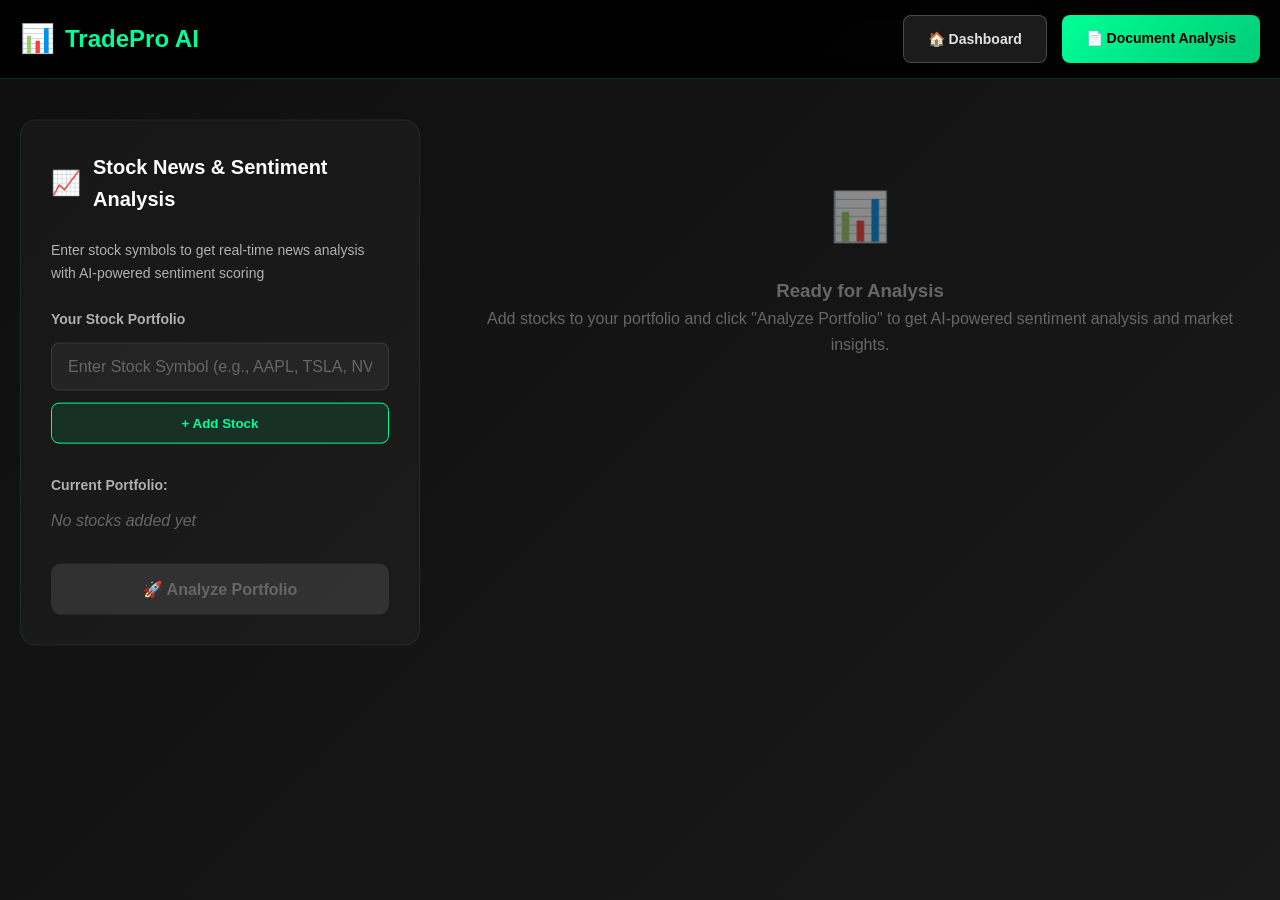
<file: templates/portfolio_analysis_v2.html>
<!DOCTYPE html>
<html lang="en">
<head>
    <meta charset="UTF-8">
    <meta name="viewport" content="width=device-width, initial-scale=1.0">
    <title>Market Sentiment Analysis - TradePro AI</title>
    <style>
        * {
            margin: 0;
            padding: 0;
            box-sizing: border-box;
        }

        body {
            font-family: 'Inter', 'Segoe UI', Tahoma, Geneva, Verdana, sans-serif;
            background: linear-gradient(135deg, #0f0f0f 0%, #1a1a1a 100%);
            color: #e0e0e0;
            min-height: 100vh;
            line-height: 1.6;
        }

        .container {
            max-width: 1400px;
            margin: 0 auto;
            padding: 0 20px;
        }

        /* Header */
        .header {
            background: rgba(0, 0, 0, 0.9);
            backdrop-filter: blur(10px);
            border-bottom: 1px solid rgba(0, 255, 150, 0.2);
            padding: 15px 0;
            position: sticky;
            top: 0;
            z-index: 100;
        }

        .nav {
            display: flex;
            justify-content: space-between;
            align-items: center;
        }

        .logo {
            display: flex;
            align-items: center;
            font-size: 24px;
            font-weight: 700;
            color: #00ff96;
            text-decoration: none;
        }

        .logo::before {
            content: "📊";
            margin-right: 10px;
            font-size: 28px;
        }

        .nav-buttons {
            display: flex;
            gap: 15px;
        }

        .btn {
            padding: 12px 24px;
            border: none;
            border-radius: 8px;
            font-weight: 600;
            cursor: pointer;
            transition: all 0.3s ease;
            text-decoration: none;
            display: inline-block;
            font-size: 14px;
        }

        .btn-primary {
            background: linear-gradient(135deg, #00ff96 0%, #00cc77 100%);
            color: #000;
        }

        .btn-secondary {
            background: rgba(255, 255, 255, 0.1);
            color: #e0e0e0;
            border: 1px solid rgba(255, 255, 255, 0.2);
        }

        .btn:hover {
            transform: translateY(-2px);
        }

        /* Main Content */
        .main-content {
            padding: 40px 0;
            display: grid;
            grid-template-columns: 1fr 2fr;
            gap: 40px;
            min-height: calc(100vh - 100px);
        }

        /* Left Panel - Portfolio Input */
        .left-panel {
            background: rgba(255, 255, 255, 0.03);
            border-radius: 16px;
            border: 1px solid rgba(0, 255, 150, 0.1);
            padding: 30px;
            height: fit-content;
            position: sticky;
            top: 120px;
        }

        .panel-header {
            display: flex;
            align-items: center;
            gap: 12px;
            margin-bottom: 24px;
            font-size: 20px;
            font-weight: 700;
            color: #ffffff;
        }

        .panel-header::before {
            content: "📈";
            font-size: 24px;
        }

        .input-section {
            margin-bottom: 30px;
        }

        .input-label {
            display: block;
            margin-bottom: 12px;
            font-weight: 600;
            color: #b0b0b0;
            font-size: 14px;
        }

        .stock-input {
            width: 100%;
            padding: 14px 16px;
            background: rgba(255, 255, 255, 0.05);
            border: 1px solid rgba(255, 255, 255, 0.1);
            border-radius: 8px;
            color: #ffffff;
            font-size: 16px;
            margin-bottom: 12px;
            transition: all 0.3s ease;
        }

        .stock-input:focus {
            outline: none;
            border-color: #00ff96;
            background: rgba(255, 255, 255, 0.08);
        }

        .stock-input::placeholder {
            color: #666;
        }

        .add-stock-btn {
            width: 100%;
            padding: 12px;
            background: rgba(0, 255, 150, 0.1);
            border: 1px solid #00ff96;
            border-radius: 8px;
            color: #00ff96;
            font-weight: 600;
            cursor: pointer;
            transition: all 0.3s ease;
        }

        .add-stock-btn:hover {
            background: rgba(0, 255, 150, 0.2);
        }

        .portfolio-list {
            margin-bottom: 30px;
        }

        .portfolio-item {
            display: flex;
            justify-content: space-between;
            align-items: center;
            padding: 12px 16px;
            background: rgba(255, 255, 255, 0.05);
            border-radius: 8px;
            margin-bottom: 8px;
            border-left: 3px solid #00ff96;
        }

        .stock-symbol {
            font-weight: 700;
            color: #ffffff;
        }

        .remove-btn {
            background: rgba(255, 107, 107, 0.2);
            border: none;
            color: #ff6b6b;
            padding: 6px 8px;
            border-radius: 4px;
            cursor: pointer;
            font-size: 12px;
            transition: all 0.3s ease;
        }

        .remove-btn:hover {
            background: rgba(255, 107, 107, 0.3);
        }

        .analyze-btn {
            width: 100%;
            padding: 16px;
            background: linear-gradient(135deg, #00ff96 0%, #00cc77 100%);
            border: none;
            border-radius: 10px;
            color: #000;
            font-weight: 700;
            font-size: 16px;
            cursor: pointer;
            transition: all 0.3s ease;
        }

        .analyze-btn:hover {
            transform: translateY(-2px);
            box-shadow: 0 10px 25px rgba(0, 255, 150, 0.3);
        }

        .analyze-btn:disabled {
            background: rgba(255, 255, 255, 0.1);
            color: #666;
            cursor: not-allowed;
            transform: none;
            box-shadow: none;
        }

        /* Right Panel - Analysis Results */
        .right-panel {
            display: flex;
            flex-direction: column;
            gap: 30px;
        }

        .analysis-section {
            background: rgba(255, 255, 255, 0.03);
            border-radius: 16px;
            border: 1px solid rgba(0, 255, 150, 0.1);
            padding: 30px;
        }

        .section-title {
            font-size: 20px;
            font-weight: 700;
            color: #ffffff;
            margin-bottom: 20px;
            display: flex;
            align-items: center;
            gap: 10px;
        }

        /* Portfolio Summary */
        .portfolio-summary {
            background: linear-gradient(135deg, rgba(0, 255, 150, 0.1) 0%, rgba(255, 255, 255, 0.02) 100%);
            padding: 20px;
            border-radius: 12px;
            margin-bottom: 20px;
        }

        .summary-grid {
            display: grid;
            grid-template-columns: repeat(3, 1fr);
            gap: 20px;
        }

        .summary-item {
            text-align: center;
        }

        .summary-label {
            color: #b0b0b0;
            font-size: 12px;
            margin-bottom: 4px;
        }

        .summary-value {
            font-size: 24px;
            font-weight: 700;
        }

        .positive { color: #00ff96; }
        .negative { color: #ff6b6b; }
        .neutral { color: #ffd700; }

        /* Market Themes */
        .themes-grid {
            display: grid;
            grid-template-columns: repeat(3, 1fr);
            gap: 20px;
            margin-bottom: 30px;
        }

        .theme-card {
            padding: 20px;
            border-radius: 12px;
            border-left: 4px solid;
        }

        .theme-card.risks {
            background: rgba(255, 107, 107, 0.1);
            border-left-color: #ff6b6b;
        }

        .theme-card.opportunities {
            background: rgba(0, 255, 150, 0.1);
            border-left-color: #00ff96;
        }

        .theme-card.themes {
            background: rgba(255, 215, 0, 0.1);
            border-left-color: #ffd700;
        }

        .theme-title {
            font-weight: 700;
            margin-bottom: 12px;
            display: flex;
            align-items: center;
            gap: 8px;
        }

        .theme-list {
            list-style: none;
        }

        .theme-list li {
            padding: 4px 0;
            font-size: 14px;
            color: #c0c0c0;
        }

        .theme-list li::before {
            content: "•";
            margin-right: 8px;
            color: inherit;
        }

        /* Individual Stock Analysis */
        .stock-analysis {
            border: 1px solid rgba(255, 255, 255, 0.1);
            border-radius: 12px;
            padding: 20px;
            margin-bottom: 20px;
            transition: all 0.3s ease;
        }

        .stock-analysis:hover {
            border-color: rgba(0, 255, 150, 0.3);
            background: rgba(255, 255, 255, 0.02);
        }

        .stock-header {
            display: flex;
            justify-content: between;
            align-items: center;
            margin-bottom: 16px;
            flex-wrap: wrap;
            gap: 15px;
        }

        .stock-info {
            display: flex;
            align-items: center;
            gap: 12px;
        }

        .stock-ticker {
            font-size: 18px;
            font-weight: 700;
            color: #ffffff;
        }

        .stock-metrics {
            display: flex;
            gap: 20px;
            margin-left: auto;
        }

        .metric {
            text-align: center;
        }

        .metric-label {
            font-size: 12px;
            color: #b0b0b0;
            margin-bottom: 2px;
        }

        .metric-value {
            font-weight: 700;
            font-size: 14px;
        }

        .stock-summary {
            color: #c0c0c0;
            font-size: 14px;
            line-height: 1.5;
        }

        /* Portfolio Statistics */
        .stats-grid {
            display: grid;
            grid-template-columns: 1fr 1fr;
            gap: 30px;
        }

        .stat-section {
            background: rgba(255, 255, 255, 0.02);
            padding: 20px;
            border-radius: 12px;
        }

        .stat-title {
            font-weight: 700;
            margin-bottom: 16px;
            color: #ffffff;
        }

        .stat-item {
            display: flex;
            justify-content: space-between;
            align-items: center;
            padding: 8px 0;
            border-bottom: 1px solid rgba(255, 255, 255, 0.05);
        }

        .stat-item:last-child {
            border-bottom: none;
        }

        .loading {
            text-align: center;
            padding: 40px;
            color: #b0b0b0;
        }

        .loading::before {
            content: "⏳";
            display: block;
            font-size: 32px;
            margin-bottom: 16px;
            animation: pulse 1.5s ease-in-out infinite;
        }

        .empty-state {
            text-align: center;
            padding: 60px 20px;
            color: #666;
        }

        .empty-state::before {
            content: "📊";
            display: block;
            font-size: 48px;
            margin-bottom: 20px;
            opacity: 0.5;
        }

        @keyframes pulse {
            0%, 100% { opacity: 1; }
            50% { opacity: 0.5; }
        }

        /* Responsive Design */
        @media (max-width: 1024px) {
            .main-content {
                grid-template-columns: 1fr;
                gap: 30px;
            }

            .left-panel {
                position: relative;
                top: 0;
            }
        }

        @media (max-width: 768px) {
            .themes-grid {
                grid-template-columns: 1fr;
            }

            .summary-grid {
                grid-template-columns: 1fr;
            }

            .stats-grid {
                grid-template-columns: 1fr;
            }

            .stock-header {
                flex-direction: column;
                align-items: flex-start;
            }

            .stock-metrics {
                margin-left: 0;
            }
        }
    </style>
</head>
<body>
    <header class="header">
        <div class="container">
            <nav class="nav">
                <a href="/" class="logo">TradePro AI</a>
                <div class="nav-buttons">
                    <a href="/" class="btn btn-secondary">🏠 Dashboard</a>
                    <a href="/document-analysis" class="btn btn-primary">📄 Document Analysis</a>
                </div>
            </nav>
        </div>
    </header>

    <div class="container">
        <div class="main-content">
            <!-- Left Panel - Portfolio Input -->
            <div class="left-panel">
                <div class="panel-header">Stock News & Sentiment Analysis</div>
                <p style="color: #b0b0b0; margin-bottom: 24px; font-size: 14px;">
                    Enter stock symbols to get real-time news analysis with AI-powered sentiment scoring
                </p>

                <div class="input-section">
                    <label class="input-label">Your Stock Portfolio</label>
                    <input type="text" id="stockInput" class="stock-input"
                           placeholder="Enter Stock Symbol (e.g., AAPL, TSLA, NVDA/NYSE)"
                           maxlength="10">
                    <button class="add-stock-btn" onclick="addStock()">+ Add Stock</button>
                </div>

                <div class="portfolio-list">
                    <label class="input-label">Current Portfolio:</label>
                    <div id="portfolioList">
                        <!-- Portfolio items will be added here -->
                    </div>
                </div>

                <button class="analyze-btn" id="analyzeBtn" onclick="analyzePortfolio()" disabled>
                    🚀 Analyze Portfolio
                </button>
            </div>

            <!-- Right Panel - Analysis Results -->
            <div class="right-panel" id="resultsPanel">
                <div class="empty-state">
                    <h3>Ready for Analysis</h3>
                    <p>Add stocks to your portfolio and click "Analyze Portfolio" to get AI-powered sentiment analysis and market insights.</p>
                </div>
            </div>
        </div>
    </div>

    <script>
        let portfolio = [];

        function addStock() {
            const input = document.getElementById('stockInput');
            const symbol = input.value.trim().toUpperCase();

            if (symbol && !portfolio.includes(symbol)) {
                portfolio.push(symbol);
                updatePortfolioDisplay();
                input.value = '';
            }

            updateAnalyzeButton();
        }

        function removeStock(symbol) {
            portfolio = portfolio.filter(stock => stock !== symbol);
            updatePortfolioDisplay();
            updateAnalyzeButton();

            if (portfolio.length === 0) {
                showEmptyState();
            }
        }

        function updatePortfolioDisplay() {
            const portfolioList = document.getElementById('portfolioList');

            if (portfolio.length === 0) {
                portfolioList.innerHTML = '<p style="color: #666; font-style: italic;">No stocks added yet</p>';
                return;
            }

            portfolioList.innerHTML = portfolio.map(symbol => `
                <div class="portfolio-item">
                    <span class="stock-symbol">${symbol}</span>
                    <button class="remove-btn" onclick="removeStock('${symbol}')">Remove</button>
                </div>
            `).join('');
        }

        function updateAnalyzeButton() {
            const analyzeBtn = document.getElementById('analyzeBtn');
            analyzeBtn.disabled = portfolio.length === 0;
        }

        function showEmptyState() {
            const resultsPanel = document.getElementById('resultsPanel');
            resultsPanel.innerHTML = `
                <div class="empty-state">
                    <h3>Ready for Analysis</h3>
                    <p>Add stocks to your portfolio and click "Analyze Portfolio" to get AI-powered sentiment analysis and market insights.</p>
                </div>
            `;
        }

        function showLoading() {
            const resultsPanel = document.getElementById('resultsPanel');
            resultsPanel.innerHTML = `
                <div class="loading">
                    <h3>Analyzing Your Portfolio...</h3>
                    <p>AI is processing latest news and market data for ${portfolio.length} stocks</p>
                </div>
            `;
        }

        function analyzePortfolio() {
            if (portfolio.length === 0) return;

            showLoading();

            // Simulate API call delay
            setTimeout(() => {
                showAnalysisResults();
            }, 3000);
        }

        function showAnalysisResults() {
            const resultsPanel = document.getElementById('resultsPanel');

            // Sample data - replace with actual API results
            const analysisData = {
                summary: {
                    totalStocks: portfolio.length,
                    avgSentiment: '+1.2%',
                    riskLevel: 'Moderate'
                },
                themes: {
                    risks: [
                        'Ongoing AI integration impacting tech stocks',
                        'Rising competition in electric vehicle market',
                        'Data security concerns affecting tech market trust'
                    ],
                    opportunities: [
                        'Expansion of AI capabilities promising growth potential',
                        'Increased EV adoption driving market demand for automotive stocks',
                        'Potential for strategic partnerships enhancing market positions'
                    ],
                    general: [
                        'Mixed sentiment across sectors',
                        'Market volatility due to economic uncertainty',
                        'Strong earnings reports from major companies'
                    ]
                },
                stocks: portfolio.map((symbol, index) => {
                    const sentiments = ['POSITIVE', 'NEGATIVE', 'NEUTRAL'];
                    const impacts = ['BULLISH', 'BEARISH', 'NEUTRAL'];
                    const categories = ['Technology', 'Automotive', 'Healthcare', 'Finance'];

                    const sentiment = sentiments[index % sentiments.length];
                    const impact = impacts[index % impacts.length];

                    return {
                        symbol,
                        sentiment,
                        impact,
                        category: categories[index % categories.length],
                        summary: getStockSummary(symbol, sentiment)
                    };
                })
            };

            resultsPanel.innerHTML = `
                <!-- Portfolio Summary -->
                <div class="analysis-section">
                    <div class="section-title">📊 Portfolio Summary</div>
                    <div class="portfolio-summary">
                        <p style="color: #c0c0c0; margin-bottom: 16px;">
                            Recent developments across the tech and automotive sectors indicate mixed sentiment. While some companies have shown resilience in market trends, concerns regarding data security and competitive pressures may hinder rapid growth. Overall, the tech giants remain dominant but are under scrutiny.
                        </p>
                        <div class="summary-grid">
                            <div class="summary-item">
                                <div class="summary-label">TOTAL STOCKS</div>
                                <div class="summary-value">${analysisData.summary.totalStocks}</div>
                            </div>
                            <div class="summary-item">
                                <div class="summary-label">AVG SENTIMENT</div>
                                <div class="summary-value positive">${analysisData.summary.avgSentiment}</div>
                            </div>
                            <div class="summary-item">
                                <div class="summary-label">RISK LEVEL</div>
                                <div class="summary-value neutral">${analysisData.summary.riskLevel}</div>
                            </div>
                        </div>
                    </div>

                    <!-- Market Themes -->
                    <div class="themes-grid">
                        <div class="theme-card risks">
                            <div class="theme-title">⚠️ Portfolio Risks</div>
                            <ul class="theme-list">
                                ${analysisData.themes.risks.map(risk => `<li>${risk}</li>`).join('')}
                            </ul>
                        </div>
                        <div class="theme-card opportunities">
                            <div class="theme-title">🚀 Opportunities</div>
                            <ul class="theme-list">
                                ${analysisData.themes.opportunities.map(opp => `<li>${opp}</li>`).join('')}
                            </ul>
                        </div>
                        <div class="theme-card themes">
                            <div class="theme-title">📈 Market Themes</div>
                            <ul class="theme-list">
                                ${analysisData.themes.general.map(theme => `<li>${theme}</li>`).join('')}
                            </ul>
                        </div>
                    </div>
                </div>

                <!-- Individual Stock Analysis -->
                <div class="analysis-section">
                    <div class="section-title">📋 Individual Stock Analysis</div>
                    ${analysisData.stocks.map(stock => `
                        <div class="stock-analysis">
                            <div class="stock-header">
                                <div class="stock-info">
                                    <div class="stock-ticker">📊 ${stock.symbol}</div>
                                </div>
                                <div class="stock-metrics">
                                    <div class="metric">
                                        <div class="metric-label">Sentiment</div>
                                        <div class="metric-value ${stock.sentiment.toLowerCase()}">${stock.sentiment}</div>
                                    </div>
                                    <div class="metric">
                                        <div class="metric-label">Category</div>
                                        <div class="metric-value">${stock.category}</div>
                                    </div>
                                    <div class="metric">
                                        <div class="metric-label">Impact</div>
                                        <div class="metric-value ${stock.impact.toLowerCase()}">${stock.impact}</div>
                                    </div>
                                </div>
                            </div>
                            <div class="stock-summary">
                                <strong>Summary:</strong> ${stock.summary}
                            </div>
                        </div>
                    `).join('')}
                </div>

                <!-- Portfolio Statistics -->
                <div class="analysis-section">
                    <div class="section-title">📈 Portfolio Statistics</div>
                    <div class="stats-grid">
                        <div class="stat-section">
                            <div class="stat-title">Sentiment Distribution</div>
                            <div class="stat-item">
                                <span>NEGATIVE:</span>
                                <span class="negative">2 stocks (28.6%)</span>
                            </div>
                            <div class="stat-item">
                                <span>POSITIVE:</span>
                                <span class="positive">2 stocks (28.6%)</span>
                            </div>
                            <div class="stat-item">
                                <span>NEUTRAL:</span>
                                <span class="neutral">2 stocks (28.6%)</span>
                            </div>
                            <div class="stat-item">
                                <span>STRONG POSITIVE:</span>
                                <span class="positive">1 stocks (14.3%)</span>
                            </div>
                        </div>
                        <div class="stat-section">
                            <div class="stat-title">Price Impact Distribution</div>
                            <div class="stat-item">
                                <span>BULLISH:</span>
                                <span class="positive">3 stocks (42.9%)</span>
                            </div>
                            <div class="stat-item">
                                <span>BEARISH:</span>
                                <span class="negative">2 stocks (28.6%)</span>
                            </div>
                            <div class="stat-item">
                                <span>NEUTRAL:</span>
                                <span class="neutral">2 stocks (28.6%)</span>
                            </div>
                        </div>
                    </div>

                    <div style="background: rgba(0, 255, 150, 0.1); padding: 16px; border-radius: 8px; margin-top: 20px; text-align: center;">
                        <span style="color: #00ff96; font-weight: 600;">✅ Portfolio analysis complete! Analyzed ${portfolio.length} stocks in one go.</span>
                    </div>

                    <div style="background: rgba(255, 215, 0, 0.1); padding: 12px; border-radius: 8px; margin-top: 16px; font-size: 14px; color: #ffd700;">
                        💡 <strong>Tip:</strong> Sentiment analysis is based on recent news and market data. Always do your own research before making investment decisions.
                    </div>
                </div>
            `;
        }

        function getStockSummary(symbol, sentiment) {
            const summaries = {
                'POSITIVE': `${symbol} is positioned for growth with upcoming developments and strong market interest, indicating positive investor sentiment.`,
                'NEGATIVE': `${symbol} faces significant challenges that may affect investor confidence and future performance in the current market conditions.`,
                'NEUTRAL': `${symbol} shows steady momentum, maintaining a stable position as market conditions continue to evolve.`
            };

            return summaries[sentiment] || summaries['NEUTRAL'];
        }

        // Allow Enter key to add stock
        document.getElementById('stockInput').addEventListener('keypress', function(e) {
            if (e.key === 'Enter') {
                addStock();
            }
        });

        // Initialize
        updatePortfolioDisplay();
        updateAnalyzeButton();
    </script>
</body>
</html>
</file>
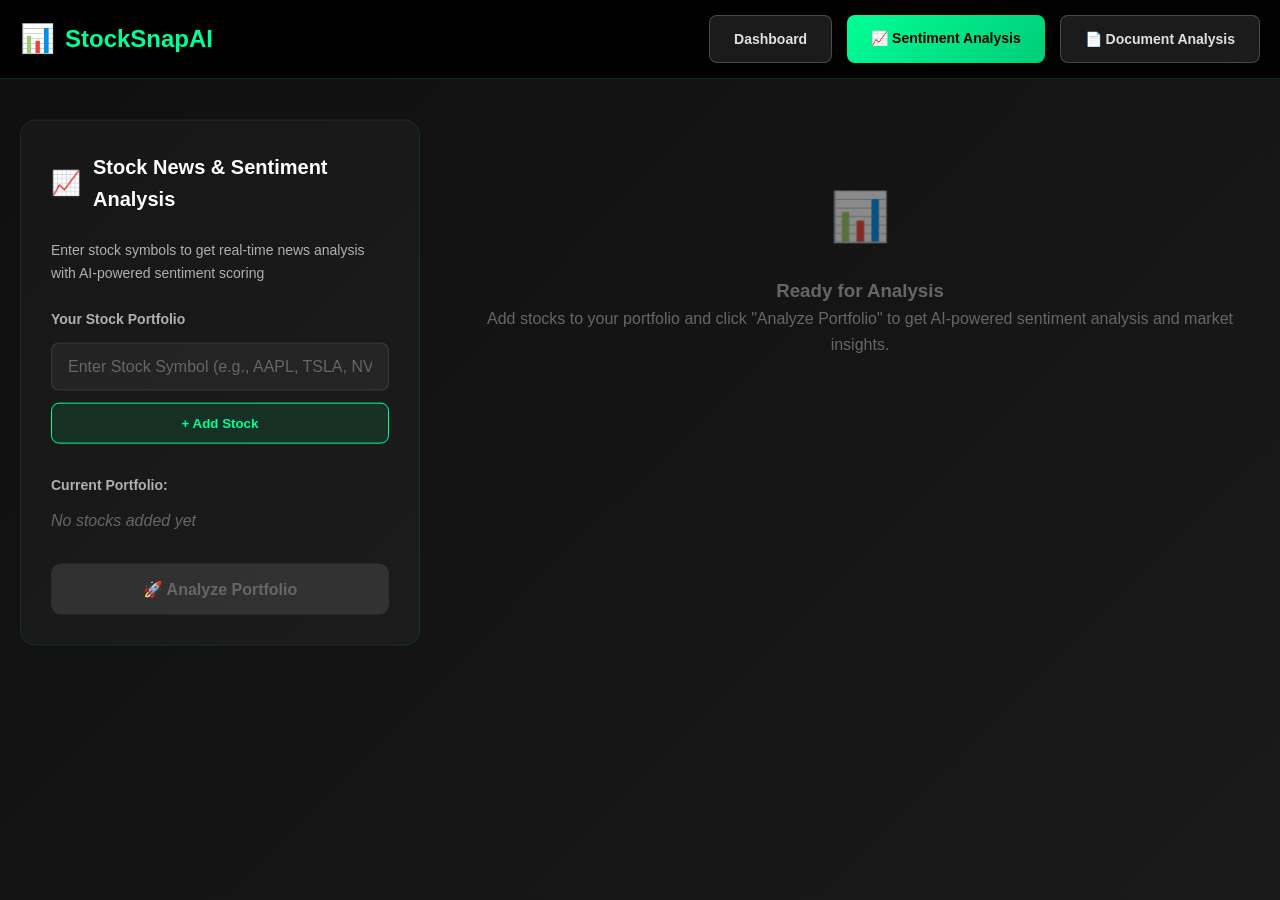
<file: templates/test.html>
<!DOCTYPE html>
<html lang="en">
<head>
    <meta charset="UTF-8">
    <meta name="viewport" content="width=device-width, initial-scale=1.0">
    <title>Market Sentiment Analysis - StockSnapAI</title>
    <link rel="stylesheet" href="/static/portfolio_analysis.css">
</head>
<body>
    <header class="header">
        <div class="container">
            <nav class="nav">
                <a href="/" class="logo">StockSnapAI</a>
                <div class="nav-buttons">
                    <a href="/" class="btn btn-secondary">Dashboard</a>
                    <a href="/dashboard/sentiment-analysis" class="btn btn-primary">📈 Sentiment Analysis</a>
                    <a href="/dashboard/document-analysis" class="btn btn-secondary">📄 Document Analysis</a>
                </div>
            </nav>
        </div>
    </header>

    <div class="container">
        <div class="main-content">
            <!-- Left Panel - Portfolio Input -->
            <div class="left-panel">
                <div class="panel-header">Stock News & Sentiment Analysis</div>
                <p style="color: #b0b0b0; margin-bottom: 24px; font-size: 14px;">
                    Enter stock symbols to get real-time news analysis with AI-powered sentiment scoring
                </p>

                <div class="input-section">
                    <label class="input-label">Your Stock Portfolio</label>
                    <input type="text" id="stockInput" class="stock-input"
                           placeholder="Enter Stock Symbol (e.g., AAPL, TSLA, NVDA/NYSE)"
                           maxlength="10">
                    <button class="add-stock-btn" onclick="addStock()">+ Add Stock</button>
                </div>

                <div class="portfolio-list">
                    <label class="input-label">Current Portfolio:</label>
                    <div id="portfolioList">
                        <!-- Portfolio items will be added here -->
                    </div>
                </div>

                <button class="analyze-btn" id="analyzeBtn" onclick="analyzePortfolio()" disabled>
                    🚀 Analyze Portfolio
                </button>
            </div>

            <!-- Right Panel - Analysis Results -->
            <div class="right-panel" id="resultsPanel">
                <div class="empty-state">
                    <h3>Ready for Analysis</h3>
                    <p>Add stocks to your portfolio and click "Analyze Portfolio" to get AI-powered sentiment analysis and market insights.</p>
                </div>
            </div>
        </div>
    </div>

    <script>
        let portfolio = [];

        function addStock() {
            const input = document.getElementById('stockInput');
            const symbol = input.value.trim().toUpperCase();

            if (symbol && !portfolio.includes(symbol)) {
                portfolio.push(symbol);
                updatePortfolioDisplay();
                input.value = '';
            }

            updateAnalyzeButton();
        }

        function removeStock(symbol) {
            portfolio = portfolio.filter(stock => stock !== symbol);
            updatePortfolioDisplay();
            updateAnalyzeButton();

            if (portfolio.length === 0) {
                showEmptyState();
            }
        }

        function updatePortfolioDisplay() {
            const portfolioList = document.getElementById('portfolioList');

            if (portfolio.length === 0) {
                portfolioList.innerHTML = '<p style="color: #666; font-style: italic;">No stocks added yet</p>';
                return;
            }

            portfolioList.innerHTML = portfolio.map(symbol => `
                <div class="portfolio-item">
                    <span class="stock-symbol">${symbol}</span>
                    <button class="remove-btn" onclick="removeStock('${symbol}')">Remove</button>
                </div>
            `).join('');
        }

        function updateAnalyzeButton() {
            const analyzeBtn = document.getElementById('analyzeBtn');
            analyzeBtn.disabled = portfolio.length === 0;
        }

        function showEmptyState() {
            const resultsPanel = document.getElementById('resultsPanel');
            resultsPanel.innerHTML = `
                <div class="empty-state">
                    <h3>Ready for Analysis</h3>
                    <p>Add stocks to your portfolio and click "Analyze Portfolio" to get AI-powered sentiment analysis and market insights.</p>
                </div>
            `;
        }

        function showLoading() {
            const resultsPanel = document.getElementById('resultsPanel');
            resultsPanel.innerHTML = `
                <div class="loading">
                    <h3>Analyzing Your Portfolio...</h3>
                    <p>AI is processing latest news and market data for ${portfolio.length} stocks</p>
                    <div style="margin-top: 20px;">
                        <div style="width: 100%; background: #333; border-radius: 10px; overflow: hidden;">
                            <div style="width: 0%; height: 6px; background: linear-gradient(90deg, #00ff96, #0066ff); animation: progress 3s ease-in-out;" id="progressBar"></div>
                        </div>
                    </div>
                </div>
                <style>
                    @keyframes progress {
                        0% { width: 0%; }
                        100% { width: 100%; }
                    }
                </style>
            `;
        }

        function showError(message) {
            const resultsPanel = document.getElementById('resultsPanel');
            resultsPanel.innerHTML = `
                <div class="error-state" style="text-align: center; padding: 40px; color: #ff6b6b;">
                    <h3>❌ Analysis Failed</h3>
                    <p>${message}</p>
                    <button onclick="analyzePortfolio()" style="margin-top: 20px; padding: 10px 20px; background: #ff6b6b; color: white; border: none; border-radius: 5px; cursor: pointer;">
                        Try Again
                    </button>
                </div>
            `;
        }

        async function analyzePortfolio() {
            if (portfolio.length === 0) return;

            showLoading();

            try {
                const response = await fetch('/dashboard/sentiment-analysis', {
                    method: 'POST',
                    headers: {
                        'Content-Type': 'application/json',
                    },
                    body: JSON.stringify(portfolio)
                });

                if (!response.ok) {
                    throw new Error(`HTTP ${response.status}: ${response.statusText}`);
                }

                const analysisData = await response.json();
                showAnalysisResults(analysisData);

            } catch (error) {
                console.error('Analysis failed:', error);
                showError(error.message || 'Failed to analyze portfolio. Please try again.');
            }
        }

        function showAnalysisResults(analysisData) {
            const resultsPanel = document.getElementById('resultsPanel');

            // Calculate statistics from the actual data
            const totalStocks = analysisData.stocks.length;
            const sentimentCounts = analysisData.stocks.reduce((acc, stock) => {
                const sentiment = stock.sentiment.toUpperCase();
                acc[sentiment] = (acc[sentiment] || 0) + 1;
                return acc;
            }, {});

            const impactCounts = analysisData.stocks.reduce((acc, stock) => {
                const impact = stock.impact.toUpperCase();
                acc[impact] = (acc[impact] || 0) + 1;
                return acc;
            }, {});

            resultsPanel.innerHTML = `
                <!-- Portfolio Summary -->
                <div class="analysis-section">
                    <div class="section-title">📊 Portfolio Summary</div>
                    <div class="portfolio-summary">
                        <p style="color: #c0c0c0; margin-bottom: 16px;">
                            ${analysisData.summary.description || 'Analysis completed for your portfolio with mixed sentiment indicators across different sectors.'}
                        </p>
                        <div class="summary-grid">
                            <div class="summary-item">
                                <div class="summary-label">TOTAL STOCKS</div>
                                <div class="summary-value">${totalStocks}</div>
                            </div>
                            <div class="summary-item">
                                <div class="summary-label">AVG SENTIMENT</div>
                                <div class="summary-value ${analysisData.summary.avgSentiment?.startsWith('+') ? 'positive' : analysisData.summary.avgSentiment?.startsWith('-') ? 'negative' : 'neutral'}">${analysisData.summary.avgSentiment || 'N/A'}</div>
                            </div>
                            <div class="summary-item">
                                <div class="summary-label">RISK LEVEL</div>
                                <div class="summary-value neutral">${analysisData.summary.riskLevel || 'Moderate'}</div>
                            </div>
                        </div>
                    </div>

                    <!-- Market Themes -->
                    <div class="themes-grid">
                        <div class="theme-card risks">
                            <div class="theme-title">⚠️ Portfolio Risks</div>
                            <ul class="theme-list">
                                ${(analysisData.themes?.risks || ['No specific risks identified']).map(risk => `<li>${risk}</li>`).join('')}
                            </ul>
                        </div>
                        <div class="theme-card opportunities">
                            <div class="theme-title">🚀 Opportunities</div>
                            <ul class="theme-list">
                                ${(analysisData.themes?.opportunities || ['No specific opportunities identified']).map(opp => `<li>${opp}</li>`).join('')}
                            </ul>
                        </div>
                        <div class="theme-card themes">
                            <div class="theme-title">📈 Market Themes</div>
                            <ul class="theme-list">
                                ${(analysisData.themes?.general || ['General market analysis pending']).map(theme => `<li>${theme}</li>`).join('')}
                            </ul>
                        </div>
                    </div>
                </div>

                <!-- Individual Stock Analysis -->
                <div class="analysis-section">
                    <div class="section-title">📋 Individual Stock Analysis</div>
                    ${analysisData.stocks.map(stock => `
                        <div class="stock-analysis">
                            <div class="stock-header">
                                <div class="stock-info">
                                    <div class="stock-ticker">📊 ${stock.symbol}</div>
                                </div>
                                <div class="stock-metrics">
                                    <div class="metric">
                                        <div class="metric-label">Sentiment</div>
                                        <div class="metric-value ${stock.sentiment.toLowerCase()}">${stock.sentiment}</div>
                                    </div>
                                    <div class="metric">
                                        <div class="metric-label">Category</div>
                                        <div class="metric-value">${stock.category || 'General'}</div>
                                    </div>
                                    <div class="metric">
                                        <div class="metric-label">Impact</div>
                                        <div class="metric-value ${stock.impact.toLowerCase()}">${stock.impact}</div>
                                    </div>
                                </div>
                            </div>
                            <div class="stock-summary">
                                <strong>Summary:</strong> ${stock.summary || `${stock.symbol} analysis completed with ${stock.sentiment.toLowerCase()} sentiment.`}
                            </div>
                        </div>
                    `).join('')}
                </div>

                <!-- Portfolio Statistics -->
                <div class="analysis-section">
                    <div class="section-title">📈 Portfolio Statistics</div>
                    <div class="stats-grid">
                        <div class="stat-section">
                            <div class="stat-title">Sentiment Distribution</div>
                            ${Object.entries(sentimentCounts).map(([sentiment, count]) => `
                                <div class="stat-item">
                                    <span>${sentiment}:</span>
                                    <span class="${sentiment.toLowerCase()}">${count} stocks (${((count / totalStocks) * 100).toFixed(1)}%)</span>
                                </div>
                            `).join('')}
                        </div>
                        <div class="stat-section">
                            <div class="stat-title">Price Impact Distribution</div>
                            ${Object.entries(impactCounts).map(([impact, count]) => `
                                <div class="stat-item">
                                    <span>${impact}:</span>
                                    <span class="${impact.toLowerCase()}">${count} stocks (${((count / totalStocks) * 100).toFixed(1)}%)</span>
                                </div>
                            `).join('')}
                        </div>
                    </div>

                    <div style="background: rgba(0, 255, 150, 0.1); padding: 16px; border-radius: 8px; margin-top: 20px; text-align: center;">
                        <span style="color: #00ff96; font-weight: 600;">✅ Portfolio analysis complete! Analyzed ${totalStocks} stocks in one go.</span>
                    </div>

                    <div style="background: rgba(255, 215, 0, 0.1); padding: 12px; border-radius: 8px; margin-top: 16px; font-size: 14px; color: #ffd700;">
                        💡 <strong>Tip:</strong> Sentiment analysis is based on recent news and market data. Always do your own research before making investment decisions.
                    </div>
                </div>
            `;
        }

        // Allow Enter key to add stock
        document.getElementById('stockInput').addEventListener('keypress', function(e) {
            if (e.key === 'Enter') {
                addStock();
            }
        });

        // Initialize
        updatePortfolioDisplay();
        updateAnalyzeButton();
    </script>
</body>
</html>
</file>
<file: response/Document Analysis - StockSnapAI_files/chat_with_reports.css>
* {
    margin: 0;
    padding: 0;
    box-sizing: border-box;
}

body {
    font-family: 'Inter', 'Segoe UI', Tahoma, Geneva, Verdana, sans-serif;
    background: linear-gradient(135deg, #0f0f0f 0%, #1a1a1a 100%);
    color: #e0e0e0;
    min-height: 100vh;
    line-height: 1.6;
}

.container {
    max-width: 1400px;
    margin: 0 auto;
    padding: 0 20px;
}

/* Header */
.header {
    background: rgba(0, 0, 0, 0.9);
    backdrop-filter: blur(10px);
    border-bottom: 1px solid rgba(0, 255, 150, 0.2);
    padding: 15px 0;
    position: sticky;
    top: 0;
    z-index: 100;
}

.nav {
    display: flex;
    justify-content: space-between;
    align-items: center;
}

.logo {
    display: flex;
    align-items: center;
    font-size: 24px;
    font-weight: 700;
    color: #00ff96;
    text-decoration: none;
}

.logo::before {
    content: "📊";
    margin-right: 10px;
    font-size: 28px;
}

.nav-buttons {
    display: flex;
    gap: 15px;
}

.btn {
    padding: 12px 24px;
    border: none;
    border-radius: 8px;
    font-weight: 600;
    cursor: pointer;
    transition: all 0.3s ease;
    text-decoration: none;
    display: inline-block;
    font-size: 14px;
}

.btn-primary {
    background: linear-gradient(135deg, #00ff96 0%, #00cc77 100%);
    color: #000;
}

.btn-secondary {
    background: rgba(255, 255, 255, 0.1);
    color: #e0e0e0;
    border: 1px solid rgba(255, 255, 255, 0.2);
}

.btn:hover {
    transform: translateY(-2px);
}

/* Main Layout */
.main-content {
    padding: 40px 0;
    display: grid;
    grid-template-columns: 1fr 2fr;
    gap: 40px;
    min-height: calc(100vh - 100px);
}

/* Left Panel - Document Upload */
.left-panel {
    display: flex;
    flex-direction: column;
    gap: 30px;
    height: fit-content;
    position: sticky;
    top: 120px;
}

.upload-section {
    background: rgba(255, 255, 255, 0.03);
    border-radius: 16px;
    border: 1px solid rgba(0, 255, 150, 0.1);
    padding: 30px;
}

.section-header {
    display: flex;
    align-items: center;
    gap: 12px;
    margin-bottom: 20px;
    font-size: 20px;
    font-weight: 700;
    color: #ffffff;
}

.section-description {
    color: #b0b0b0;
    margin-bottom: 24px;
    font-size: 14px;
    line-height: 1.5;
}

.upload-area {
    border: 2px dashed rgba(0, 255, 150, 0.3);
    border-radius: 12px;
    padding: 40px 20px;
    text-align: center;
    background: rgba(0, 255, 150, 0.02);
    cursor: pointer;
    transition: all 0.3s ease;
    margin-bottom: 20px;
}

.upload-area:hover {
    border-color: rgba(0, 255, 150, 0.5);
    background: rgba(0, 255, 150, 0.05);
}

.upload-area.dragover {
    border-color: #00ff96;
    background: rgba(0, 255, 150, 0.1);
}

.upload-icon {
    font-size: 48px;
    margin-bottom: 16px;
    opacity: 0.7;
}

.upload-text {
    font-weight: 600;
    margin-bottom: 8px;
    color: #ffffff;
}

.upload-subtext {
    font-size: 12px;
    color: #888;
}

.file-input {
    display: none;
}

.browse-btn {
    background: rgba(0, 255, 150, 0.1);
    border: 1px solid #00ff96;
    color: #00ff96;
    padding: 10px 20px;
    border-radius: 6px;
    cursor: pointer;
    font-weight: 600;
    transition: all 0.3s ease;
    margin-top: 12px;
}

.browse-btn:hover {
    background: rgba(0, 255, 150, 0.2);
}

.supported-formats {
    margin-top: 20px;
    padding: 16px;
    background: rgba(255, 255, 255, 0.02);
    border-radius: 8px;
}

.formats-title {
    font-weight: 600;
    margin-bottom: 12px;
    color: #ffffff;
    font-size: 14px;
}

.format-list {
    display: flex;
    flex-wrap: wrap;
    gap: 8px;
}

.format-tag {
    background: rgba(0, 255, 150, 0.1);
    color: #00ff96;
    padding: 4px 8px;
    border-radius: 4px;
    font-size: 12px;
    font-weight: 500;
}

.uploaded-files {
    background: rgba(255, 255, 255, 0.03);
    border-radius: 16px;
    border: 1px solid rgba(0, 255, 150, 0.1);
    padding: 30px;
}

.file-item {
    display: flex;
    align-items: center;
    justify-content: space-between;
    padding: 12px 16px;
    background: rgba(255, 255, 255, 0.05);
    border-radius: 8px;
    margin-bottom: 12px;
    border-left: 3px solid #00ff96;
}

.file-info {
    display: flex;
    align-items: center;
    gap: 12px;
}

.file-icon {
    font-size: 20px;
}

.file-details {
    flex: 1;
}

.file-name {
    font-weight: 600;
    color: #ffffff;
    font-size: 14px;
    margin-bottom: 2px;
}

.file-size {
    font-size: 12px;
    color: #888;
}

.file-actions {
    display: flex;
    gap: 8px;
}

.action-btn {
    background: none;
    border: none;
    color: #888;
    cursor: pointer;
    padding: 4px;
    border-radius: 4px;
    font-size: 14px;
    transition: all 0.3s ease;
}

.action-btn:hover {
    background: rgba(255, 255, 255, 0.1);
}

.remove-btn {
    color: #ff6b6b;
}

.remove-btn:hover {
    background: rgba(255, 107, 107, 0.1);
}

/* Right Panel - Chat Interface */
.right-panel {
    display: flex;
    flex-direction: column;
    gap: 30px;
    height: calc(100vh - 180px);
}

.chat-container {
    background: rgba(255, 255, 255, 0.03);
    border-radius: 16px;
    border: 1px solid rgba(0, 255, 150, 0.1);
    display: flex;
    flex-direction: column;
    height: 100%;
    overflow: hidden;
}

.chat-header {
    padding: 20px 30px;
    border-bottom: 1px solid rgba(255, 255, 255, 0.1);
    background: rgba(0, 0, 0, 0.3);
}

.document-summary {
    background: rgba(0, 255, 150, 0.05);
    border-radius: 12px;
    padding: 20px;
    margin-top: 20px;
    border-left: 4px solid #00ff96;
}

.summary-title {
    font-weight: 700;
    color: #00ff96;
    margin-bottom: 12px;
}

.summary-content {
    color: #c0c0c0;
    font-size: 14px;
    line-height: 1.6;
}

.key-highlights {
    margin-top: 16px;
}

.highlights-list {
    list-style: none;
    margin-top: 8px;
}

.highlights-list li {
    padding: 4px 0;
    font-size: 13px;
    color: #b0b0b0;
}

.highlights-list li::before {
    content: "•";
    color: #00ff96;
    margin-right: 8px;
    font-weight: bold;
}

.chat-messages {
    flex: 1;
    overflow-y: auto;
    padding: 20px 30px;
    display: flex;
    flex-direction: column;
    gap: 20px;
}

.message {
    display: flex;
    gap: 12px;
    max-width: 85%;
}

.message.user {
    align-self: flex-end;
    flex-direction: row-reverse;
}

.message-avatar {
    width: 36px;
    height: 36px;
    border-radius: 50%;
    display: flex;
    align-items: center;
    justify-content: center;
    font-size: 16px;
    flex-shrink: 0;
}

.message.user .message-avatar {
    background: linear-gradient(135deg, #00ff96 0%, #00cc77 100%);
    color: #000;
}

.message.ai .message-avatar {
    background: rgba(255, 255, 255, 0.1);
    color: #00ff96;
}

.message-content {
    background: rgba(255, 255, 255, 0.05);
    padding: 12px 16px;
    border-radius: 12px;
    border: 1px solid rgba(255, 255, 255, 0.1);
}

.message.user .message-content {
    background: linear-gradient(135deg, #00ff96 0%, #00cc77 100%);
    color: #000;
    border: none;
}

.message-text {
    font-size: 14px;
    line-height: 1.5;
}

.message-time {
    font-size: 11px;
    opacity: 0.6;
    margin-top: 4px;
}

.chat-input-container {
    padding: 20px 30px;
    border-top: 1px solid rgba(255, 255, 255, 0.1);
    background: rgba(0, 0, 0, 0.3);
}

.chat-input-wrapper {
    display: flex;
    gap: 12px;
    align-items: flex-end;
}

.chat-input {
    flex: 1;
    background: rgba(255, 255, 255, 0.05);
    border: 1px solid rgba(255, 255, 255, 0.2);
    border-radius: 12px;
    padding: 12px 16px;
    color: #ffffff;
    font-size: 14px;
    resize: none;
    min-height: 44px;
    max-height: 120px;
    transition: all 0.3s ease;
}

.chat-input:focus {
    outline: none;
    border-color: #00ff96;
    background: rgba(255, 255, 255, 0.08);
}

.chat-input::placeholder {
    color: #666;
}

.send-btn {
    background: linear-gradient(135deg, #00ff96 0%, #00cc77 100%);
    border: none;
    color: #000;
    padding: 12px 16px;
    border-radius: 10px;
    cursor: pointer;
    font-weight: 600;
    transition: all 0.3s ease;
    min-width: 80px;
}

.send-btn:hover:not(:disabled) {
    transform: translateY(-2px);
    box-shadow: 0 6px 20px rgba(0, 255, 150, 0.3);
}

.send-btn:disabled {
    background: rgba(255, 255, 255, 0.1);
    color: #666;
    cursor: not-allowed;
    transform: none;
    box-shadow: none;
}

.empty-chat {
    display: flex;
    flex-direction: column;
    align-items: center;
    justify-content: center;
    height: 100%;
    color: #666;
    text-align: center;
    padding: 40px;
}

.empty-chat-icon {
    font-size: 48px;
    margin-bottom: 20px;
    opacity: 0.5;
}

.typing-indicator {
    display: flex;
    align-items: center;
    gap: 8px;
    color: #888;
    font-style: italic;
    font-size: 13px;
}

.typing-dots {
    display: flex;
    gap: 2px;
}

.typing-dot {
    width: 4px;
    height: 4px;
    background: #888;
    border-radius: 50%;
    animation: typing 1.5s ease-in-out infinite;
}

.typing-dot:nth-child(2) {
    animation-delay: 0.2s;
}

.typing-dot:nth-child(3) {
    animation-delay: 0.4s;
}

@keyframes typing {
    0%, 60%, 100% {
        opacity: 0.3;
    }
    30% {
        opacity: 1;
    }
}

.success-indicator {
    background: rgba(0, 255, 150, 0.1);
    color: #00ff96;
    padding: 8px 12px;
    border-radius: 6px;
    font-size: 12px;
    font-weight: 600;
    margin-top: 12px;
}

/* Scrollbar Styling */
.chat-messages::-webkit-scrollbar {
    width: 6px;
}

.chat-messages::-webkit-scrollbar-track {
    background: rgba(255, 255, 255, 0.05);
    border-radius: 3px;
}

.chat-messages::-webkit-scrollbar-thumb {
    background: rgba(0, 255, 150, 0.3);
    border-radius: 3px;
}

.chat-messages::-webkit-scrollbar-thumb:hover {
    background: rgba(0, 255, 150, 0.5);
}

/* Responsive Design */
@media (max-width: 1024px) {
    .main-content {
        grid-template-columns: 1fr;
        gap: 30px;
    }

    .left-panel {
        position: relative;
        top: 0;
    }

    .right-panel {
        height: 600px;
    }
}

@media (max-width: 768px) {
    .format-list {
        justify-content: center;
    }

    .chat-messages {
        padding: 15px 20px;
    }

    .chat-input-container {
        padding: 15px 20px;
    }

    .message {
        max-width: 95%;
    }
}
</file>
<file: response/Markdown Live Preview_files/style.css>
html, body {
  color: #333;
  overflow-x: hidden;
  margin: 0;
  padding: 0;
  font-family: Helvetica, arial, freesans, clean, sans-serif;
  font-size: 1em;
  line-height: 1.5em;
  background-color: #fff;
  overscroll-behavior-y: none;
}

body {
  display: flex;
  flex-direction: column;
  height:100vh;
}

h1, h2, h3, h4, h5, h6, p {
  font-size: 1em;
  margin: 0;
  padding: 0;
  font-weight: normal;
}

p {
  margin: 1em;
}

a:link,
a:visited,
a:hover
a:active {
  color: #333;
  text-decoration: none;
}

img {
  border: none;
}

header {
  display: flex;
  justify-content: space-between;
  align-items: center;
  padding: 8px 16px;
  width: 100%;
  background-color: #444;
  font-size: 12px;
  color: #fff;
}

header a:link, header a:hover, header a:visited, header a:active {
  color: #fff;
}

header a:hover {
  text-decoration: underline;
}

#menu-items {
    display: flex;
}

#reset-button {
    margin-left: 16px;
}

#copy-button {
    margin-left: 16px;
}

#sync-button {
    margin-left: 16px;
    -webkit-user-select: none;
    -moz-user-select: none;
    -ms-user-select: none;
    user-select: none;
}

header input[type="checkbox"] {
    vertical-align: middle;
    margin-right: 4px;
    margin-top: 0px;
}

#github {
    padding-right: 32px;
}

#github img {
  display: block;
  width: 16px;
}

#github a {
  display: block;
  width: 16px;
}

footer {
  padding: 8px;
  bottom: 0;
  left: 0;
  width: 100%;
  background-color: #fff;
  color: #fff;
  text-align: center;
  justify-content: center;
  align-items: center;
}

#container {
  flex-grow: 1;
  overflow: hidden;
  width: 100%;
  margin: 0 auto;
  background-color: #fff;
  border-bottom: 1px solid #e8e8e8;
  display: flex;
}

#editor-wrapper {
  height: 100%;
}

#editor {
  height: 100%;
}

#preview-wrapper {
  padding: 8px 16px 16px 16px;
}

.column {
  width: 50%;
  padding: 0;
  margin: 0;
  white-space: nowrap;
  vertical-align: top;
}

#preview.column {
  overflow-y: scroll;
  white-space: normal;
}

.split-container {
  display: flex;
  height: 100%;
  width: 100%;
}

.editor-pane,
.preview-pane {
  height: 100%;
}

.split-divider {
  width: 5px;
  background: #ccc;
  cursor: col-resize;
  z-index: 1;
}

.split-divider.hover {
  background: #999;
}

.split-divider.active {
  background: #666;
}
</file>
<file: response/Markdown Live Preview_files/index-C-vOJggO.css>
.markdown-body{color-scheme:light;-ms-text-size-adjust:100%;-webkit-text-size-adjust:100%;margin:0;color:#1f2328;background-color:#fff;font-family:-apple-system,BlinkMacSystemFont,Segoe UI,Noto Sans,Helvetica,Arial,sans-serif,"Apple Color Emoji","Segoe UI Emoji";font-size:16px;line-height:1.5;word-wrap:break-word}.markdown-body .octicon{display:inline-block;fill:currentColor;vertical-align:text-bottom}.markdown-body h1:hover .anchor .octicon-link:before,.markdown-body h2:hover .anchor .octicon-link:before,.markdown-body h3:hover .anchor .octicon-link:before,.markdown-body h4:hover .anchor .octicon-link:before,.markdown-body h5:hover .anchor .octicon-link:before,.markdown-body h6:hover .anchor .octicon-link:before{width:16px;height:16px;content:" ";display:inline-block;background-color:currentColor;-webkit-mask-image:url("data:image/svg+xml,<svg xmlns='http://www.w3.org/2000/svg' viewBox='0 0 16 16' version='1.1' aria-hidden='true'><path fill-rule='evenodd' d='M7.775 3.275a.75.75 0 001.06 1.06l1.25-1.25a2 2 0 112.83 2.83l-2.5 2.5a2 2 0 01-2.83 0 .75.75 0 00-1.06 1.06 3.5 3.5 0 004.95 0l2.5-2.5a3.5 3.5 0 00-4.95-4.95l-1.25 1.25zm-4.69 9.64a2 2 0 010-2.83l2.5-2.5a2 2 0 012.83 0 .75.75 0 001.06-1.06 3.5 3.5 0 00-4.95 0l-2.5 2.5a3.5 3.5 0 004.95 4.95l1.25-1.25a.75.75 0 00-1.06-1.06l-1.25 1.25a2 2 0 01-2.83 0z'></path></svg>");mask-image:url("data:image/svg+xml,<svg xmlns='http://www.w3.org/2000/svg' viewBox='0 0 16 16' version='1.1' aria-hidden='true'><path fill-rule='evenodd' d='M7.775 3.275a.75.75 0 001.06 1.06l1.25-1.25a2 2 0 112.83 2.83l-2.5 2.5a2 2 0 01-2.83 0 .75.75 0 00-1.06 1.06 3.5 3.5 0 004.95 0l2.5-2.5a3.5 3.5 0 00-4.95-4.95l-1.25 1.25zm-4.69 9.64a2 2 0 010-2.83l2.5-2.5a2 2 0 012.83 0 .75.75 0 001.06-1.06 3.5 3.5 0 00-4.95 0l-2.5 2.5a3.5 3.5 0 004.95 4.95l1.25-1.25a.75.75 0 00-1.06-1.06l-1.25 1.25a2 2 0 01-2.83 0z'></path></svg>")}.markdown-body details,.markdown-body figcaption,.markdown-body figure{display:block}.markdown-body summary{display:list-item}.markdown-body [hidden]{display:none!important}.markdown-body a{background-color:transparent;color:#0969da;text-decoration:none}.markdown-body abbr[title]{border-bottom:none;-webkit-text-decoration:underline dotted;text-decoration:underline dotted}.markdown-body b,.markdown-body strong{font-weight:600}.markdown-body dfn{font-style:italic}.markdown-body h1{margin:.67em 0;font-weight:600;padding-bottom:.3em;font-size:2em;border-bottom:1px solid #d1d9e0b3}.markdown-body mark{background-color:#fff8c5;color:#1f2328}.markdown-body small{font-size:90%}.markdown-body sub,.markdown-body sup{font-size:75%;line-height:0;position:relative;vertical-align:baseline}.markdown-body sub{bottom:-.25em}.markdown-body sup{top:-.5em}.markdown-body img{border-style:none;max-width:100%;box-sizing:content-box}.markdown-body code,.markdown-body kbd,.markdown-body pre,.markdown-body samp{font-family:monospace;font-size:1em}.markdown-body figure{margin:1em 2.5rem}.markdown-body hr{box-sizing:content-box;overflow:hidden;background:transparent;border-bottom:1px solid #d1d9e0b3;height:.25em;padding:0;margin:1.5rem 0;background-color:#d1d9e0;border:0}.markdown-body input{font:inherit;margin:0;overflow:visible;font-family:inherit;font-size:inherit;line-height:inherit}.markdown-body [type=button],.markdown-body [type=reset],.markdown-body [type=submit]{-webkit-appearance:button;-moz-appearance:button;appearance:button}.markdown-body [type=checkbox],.markdown-body [type=radio]{box-sizing:border-box;padding:0}.markdown-body [type=number]::-webkit-inner-spin-button,.markdown-body [type=number]::-webkit-outer-spin-button{height:auto}.markdown-body [type=search]::-webkit-search-cancel-button,.markdown-body [type=search]::-webkit-search-decoration{-webkit-appearance:none;-moz-appearance:none;appearance:none}.markdown-body ::-webkit-input-placeholder{color:inherit;opacity:.54}.markdown-body ::-webkit-file-upload-button{-webkit-appearance:button;-moz-appearance:button;appearance:button;font:inherit}.markdown-body a:hover{text-decoration:underline}.markdown-body ::placeholder{color:#59636e;opacity:1}.markdown-body hr:before{display:table;content:""}.markdown-body hr:after{display:table;clear:both;content:""}.markdown-body table{border-spacing:0;border-collapse:collapse;display:block;width:max-content;max-width:100%;overflow:auto;font-variant:tabular-nums}.markdown-body td,.markdown-body th{padding:0}.markdown-body details summary{cursor:pointer}.markdown-body a:focus,.markdown-body [role=button]:focus,.markdown-body input[type=radio]:focus,.markdown-body input[type=checkbox]:focus{outline:2px solid #0969da;outline-offset:-2px;box-shadow:none}.markdown-body a:focus:not(:focus-visible),.markdown-body [role=button]:focus:not(:focus-visible),.markdown-body input[type=radio]:focus:not(:focus-visible),.markdown-body input[type=checkbox]:focus:not(:focus-visible){outline:solid 1px transparent}.markdown-body a:focus-visible,.markdown-body [role=button]:focus-visible,.markdown-body input[type=radio]:focus-visible,.markdown-body input[type=checkbox]:focus-visible{outline:2px solid #0969da;outline-offset:-2px;box-shadow:none}.markdown-body a:not([class]):focus,.markdown-body a:not([class]):focus-visible,.markdown-body input[type=radio]:focus,.markdown-body input[type=radio]:focus-visible,.markdown-body input[type=checkbox]:focus,.markdown-body input[type=checkbox]:focus-visible{outline-offset:0}.markdown-body kbd{display:inline-block;padding:.25rem;font:11px ui-monospace,SFMono-Regular,SF Mono,Menlo,Consolas,Liberation Mono,monospace;line-height:10px;color:#1f2328;vertical-align:middle;background-color:#f6f8fa;border:solid 1px #d1d9e0b3;border-bottom-color:#d1d9e0b3;border-radius:6px;box-shadow:inset 0 -1px #d1d9e0b3}.markdown-body h1,.markdown-body h2,.markdown-body h3,.markdown-body h4,.markdown-body h5,.markdown-body h6{margin-top:1.5rem;margin-bottom:1rem;font-weight:600;line-height:1.25}.markdown-body h2{font-weight:600;padding-bottom:.3em;font-size:1.5em;border-bottom:1px solid #d1d9e0b3}.markdown-body h3{font-weight:600;font-size:1.25em}.markdown-body h4{font-weight:600;font-size:1em}.markdown-body h5{font-weight:600;font-size:.875em}.markdown-body h6{font-weight:600;font-size:.85em;color:#59636e}.markdown-body p{margin-top:0;margin-bottom:10px}.markdown-body blockquote{margin:0;padding:0 1em;color:#59636e;border-left:.25em solid #d1d9e0}.markdown-body ul,.markdown-body ol{margin-top:0;margin-bottom:0;padding-left:2em}.markdown-body ol ol,.markdown-body ul ol{list-style-type:lower-roman}.markdown-body ul ul ol,.markdown-body ul ol ol,.markdown-body ol ul ol,.markdown-body ol ol ol{list-style-type:lower-alpha}.markdown-body dd{margin-left:0}.markdown-body tt,.markdown-body code,.markdown-body samp{font-family:ui-monospace,SFMono-Regular,SF Mono,Menlo,Consolas,Liberation Mono,monospace;font-size:12px}.markdown-body pre{margin-top:0;margin-bottom:0;font-family:ui-monospace,SFMono-Regular,SF Mono,Menlo,Consolas,Liberation Mono,monospace;font-size:12px;word-wrap:normal}.markdown-body .octicon{display:inline-block;overflow:visible!important;vertical-align:text-bottom;fill:currentColor}.markdown-body input::-webkit-outer-spin-button,.markdown-body input::-webkit-inner-spin-button{margin:0;-webkit-appearance:none;-moz-appearance:none;appearance:none}.markdown-body .mr-2{margin-right:.5rem!important}.markdown-body:before{display:table;content:""}.markdown-body:after{display:table;clear:both;content:""}.markdown-body>*:first-child{margin-top:0!important}.markdown-body>*:last-child{margin-bottom:0!important}.markdown-body a:not([href]){color:inherit;text-decoration:none}.markdown-body .absent{color:#d1242f}.markdown-body .anchor{float:left;padding-right:.25rem;margin-left:-20px;line-height:1}.markdown-body .anchor:focus{outline:none}.markdown-body p,.markdown-body blockquote,.markdown-body ul,.markdown-body ol,.markdown-body dl,.markdown-body table,.markdown-body pre,.markdown-body details{margin-top:0;margin-bottom:1rem}.markdown-body blockquote>:first-child{margin-top:0}.markdown-body blockquote>:last-child{margin-bottom:0}.markdown-body h1 .octicon-link,.markdown-body h2 .octicon-link,.markdown-body h3 .octicon-link,.markdown-body h4 .octicon-link,.markdown-body h5 .octicon-link,.markdown-body h6 .octicon-link{color:#1f2328;vertical-align:middle;visibility:hidden}.markdown-body h1:hover .anchor,.markdown-body h2:hover .anchor,.markdown-body h3:hover .anchor,.markdown-body h4:hover .anchor,.markdown-body h5:hover .anchor,.markdown-body h6:hover .anchor{text-decoration:none}.markdown-body h1:hover .anchor .octicon-link,.markdown-body h2:hover .anchor .octicon-link,.markdown-body h3:hover .anchor .octicon-link,.markdown-body h4:hover .anchor .octicon-link,.markdown-body h5:hover .anchor .octicon-link,.markdown-body h6:hover .anchor .octicon-link{visibility:visible}.markdown-body h1 tt,.markdown-body h1 code,.markdown-body h2 tt,.markdown-body h2 code,.markdown-body h3 tt,.markdown-body h3 code,.markdown-body h4 tt,.markdown-body h4 code,.markdown-body h5 tt,.markdown-body h5 code,.markdown-body h6 tt,.markdown-body h6 code{padding:0 .2em;font-size:inherit}.markdown-body summary h1,.markdown-body summary h2,.markdown-body summary h3,.markdown-body summary h4,.markdown-body summary h5,.markdown-body summary h6{display:inline-block}.markdown-body summary h1 .anchor,.markdown-body summary h2 .anchor,.markdown-body summary h3 .anchor,.markdown-body summary h4 .anchor,.markdown-body summary h5 .anchor,.markdown-body summary h6 .anchor{margin-left:-40px}.markdown-body summary h1,.markdown-body summary h2{padding-bottom:0;border-bottom:0}.markdown-body ul.no-list,.markdown-body ol.no-list{padding:0;list-style-type:none}.markdown-body ol[type="a s"]{list-style-type:lower-alpha}.markdown-body ol[type="A s"]{list-style-type:upper-alpha}.markdown-body ol[type="i s"]{list-style-type:lower-roman}.markdown-body ol[type="I s"]{list-style-type:upper-roman}.markdown-body ol[type="1"]{list-style-type:decimal}.markdown-body div>ol:not([type]){list-style-type:decimal}.markdown-body ul ul,.markdown-body ul ol,.markdown-body ol ol,.markdown-body ol ul{margin-top:0;margin-bottom:0}.markdown-body li>p{margin-top:1rem}.markdown-body li+li{margin-top:.25em}.markdown-body dl{padding:0}.markdown-body dl dt{padding:0;margin-top:1rem;font-size:1em;font-style:italic;font-weight:600}.markdown-body dl dd{padding:0 1rem;margin-bottom:1rem}.markdown-body table th{font-weight:600}.markdown-body table th,.markdown-body table td{padding:6px 13px;border:1px solid #d1d9e0}.markdown-body table td>:last-child{margin-bottom:0}.markdown-body table tr{background-color:#fff;border-top:1px solid #d1d9e0b3}.markdown-body table tr:nth-child(2n){background-color:#f6f8fa}.markdown-body table img{background-color:transparent}.markdown-body img[align=right]{padding-left:20px}.markdown-body img[align=left]{padding-right:20px}.markdown-body .emoji{max-width:none;vertical-align:text-top;background-color:transparent}.markdown-body span.frame{display:block;overflow:hidden}.markdown-body span.frame>span{display:block;float:left;width:auto;padding:7px;margin:13px 0 0;overflow:hidden;border:1px solid #d1d9e0}.markdown-body span.frame span img{display:block;float:left}.markdown-body span.frame span span{display:block;padding:5px 0 0;clear:both;color:#1f2328}.markdown-body span.align-center{display:block;overflow:hidden;clear:both}.markdown-body span.align-center>span{display:block;margin:13px auto 0;overflow:hidden;text-align:center}.markdown-body span.align-center span img{margin:0 auto;text-align:center}.markdown-body span.align-right{display:block;overflow:hidden;clear:both}.markdown-body span.align-right>span{display:block;margin:13px 0 0;overflow:hidden;text-align:right}.markdown-body span.align-right span img{margin:0;text-align:right}.markdown-body span.float-left{display:block;float:left;margin-right:13px;overflow:hidden}.markdown-body span.float-left span{margin:13px 0 0}.markdown-body span.float-right{display:block;float:right;margin-left:13px;overflow:hidden}.markdown-body span.float-right>span{display:block;margin:13px auto 0;overflow:hidden;text-align:right}.markdown-body code,.markdown-body tt{padding:.2em .4em;margin:0;font-size:85%;white-space:break-spaces;background-color:#818b981f;border-radius:6px}.markdown-body code br,.markdown-body tt br{display:none}.markdown-body del code{text-decoration:inherit}.markdown-body samp{font-size:85%}.markdown-body pre code{font-size:100%}.markdown-body pre>code{padding:0;margin:0;word-break:normal;white-space:pre;background:transparent;border:0}.markdown-body .highlight{margin-bottom:1rem}.markdown-body .highlight pre{margin-bottom:0;word-break:normal}.markdown-body .highlight pre,.markdown-body pre{padding:1rem;overflow:auto;font-size:85%;line-height:1.45;color:#1f2328;background-color:#f6f8fa;border-radius:6px}.markdown-body pre code,.markdown-body pre tt{display:inline;max-width:auto;padding:0;margin:0;overflow:visible;line-height:inherit;word-wrap:normal;background-color:transparent;border:0}.markdown-body .csv-data td,.markdown-body .csv-data th{padding:5px;overflow:hidden;font-size:12px;line-height:1;text-align:left;white-space:nowrap}.markdown-body .csv-data .blob-num{padding:10px .5rem 9px;text-align:right;background:#fff;border:0}.markdown-body .csv-data tr{border-top:0}.markdown-body .csv-data th{font-weight:600;background:#f6f8fa;border-top:0}.markdown-body [data-footnote-ref]:before{content:"["}.markdown-body [data-footnote-ref]:after{content:"]"}.markdown-body .footnotes{font-size:12px;color:#59636e;border-top:1px solid #d1d9e0}.markdown-body .footnotes ol{padding-left:1rem}.markdown-body .footnotes ol ul{display:inline-block;padding-left:1rem;margin-top:1rem}.markdown-body .footnotes li{position:relative}.markdown-body .footnotes li:target:before{position:absolute;top:-.5rem;right:-.5rem;bottom:-.5rem;left:-1.5rem;pointer-events:none;content:"";border:2px solid #0969da;border-radius:6px}.markdown-body .footnotes li:target{color:#1f2328}.markdown-body .footnotes .data-footnote-backref g-emoji{font-family:monospace}.markdown-body body:has(:modal){padding-right:var(--dialog-scrollgutter)!important}.markdown-body .pl-c{color:#59636e}.markdown-body .pl-c1,.markdown-body .pl-s .pl-v{color:#0550ae}.markdown-body .pl-e,.markdown-body .pl-en{color:#6639ba}.markdown-body .pl-smi,.markdown-body .pl-s .pl-s1{color:#1f2328}.markdown-body .pl-ent{color:#0550ae}.markdown-body .pl-k{color:#cf222e}.markdown-body .pl-s,.markdown-body .pl-pds,.markdown-body .pl-s .pl-pse .pl-s1,.markdown-body .pl-sr,.markdown-body .pl-sr .pl-cce,.markdown-body .pl-sr .pl-sre,.markdown-body .pl-sr .pl-sra{color:#0a3069}.markdown-body .pl-v,.markdown-body .pl-smw{color:#953800}.markdown-body .pl-bu{color:#82071e}.markdown-body .pl-ii{color:#f6f8fa;background-color:#82071e}.markdown-body .pl-c2{color:#f6f8fa;background-color:#cf222e}.markdown-body .pl-sr .pl-cce{font-weight:700;color:#116329}.markdown-body .pl-ml{color:#3b2300}.markdown-body .pl-mh,.markdown-body .pl-mh .pl-en,.markdown-body .pl-ms{font-weight:700;color:#0550ae}.markdown-body .pl-mi{font-style:italic;color:#1f2328}.markdown-body .pl-mb{font-weight:700;color:#1f2328}.markdown-body .pl-md{color:#82071e;background-color:#ffebe9}.markdown-body .pl-mi1{color:#116329;background-color:#dafbe1}.markdown-body .pl-mc{color:#953800;background-color:#ffd8b5}.markdown-body .pl-mi2{color:#d1d9e0;background-color:#0550ae}.markdown-body .pl-mdr{font-weight:700;color:#8250df}.markdown-body .pl-ba{color:#59636e}.markdown-body .pl-sg{color:#818b98}.markdown-body .pl-corl{text-decoration:underline;color:#0a3069}.markdown-body [role=button]:focus:not(:focus-visible),.markdown-body [role=tabpanel][tabindex="0"]:focus:not(:focus-visible),.markdown-body button:focus:not(:focus-visible),.markdown-body summary:focus:not(:focus-visible),.markdown-body a:focus:not(:focus-visible){outline:none;box-shadow:none}.markdown-body [tabindex="0"]:focus:not(:focus-visible),.markdown-body details-dialog:focus:not(:focus-visible){outline:none}.markdown-body g-emoji{display:inline-block;min-width:1ch;font-family:"Apple Color Emoji","Segoe UI Emoji",Segoe UI Symbol;font-size:1em;font-style:normal!important;font-weight:400;line-height:1;vertical-align:-.075em}.markdown-body g-emoji img{width:1em;height:1em}.markdown-body .task-list-item{list-style-type:none}.markdown-body .task-list-item label{font-weight:400}.markdown-body .task-list-item.enabled label{cursor:pointer}.markdown-body .task-list-item+.task-list-item{margin-top:.25rem}.markdown-body .task-list-item .handle{display:none}.markdown-body .task-list-item-checkbox{margin:0 .2em .25em -1.4em;vertical-align:middle}.markdown-body ul:dir(rtl) .task-list-item-checkbox{margin:0 -1.6em .25em .2em}.markdown-body ol:dir(rtl) .task-list-item-checkbox{margin:0 -1.6em .25em .2em}.markdown-body .contains-task-list:hover .task-list-item-convert-container,.markdown-body .contains-task-list:focus-within .task-list-item-convert-container{display:block;width:auto;height:24px;overflow:visible;clip:auto}.markdown-body ::-webkit-calendar-picker-indicator{filter:invert(50%)}.markdown-body .markdown-alert{padding:.5rem 1rem;margin-bottom:1rem;color:inherit;border-left:.25em solid #d1d9e0}.markdown-body .markdown-alert>:first-child{margin-top:0}.markdown-body .markdown-alert>:last-child{margin-bottom:0}.markdown-body .markdown-alert .markdown-alert-title{display:flex;font-weight:500;align-items:center;line-height:1}.markdown-body .markdown-alert.markdown-alert-note{border-left-color:#0969da}.markdown-body .markdown-alert.markdown-alert-note .markdown-alert-title{color:#0969da}.markdown-body .markdown-alert.markdown-alert-important{border-left-color:#8250df}.markdown-body .markdown-alert.markdown-alert-important .markdown-alert-title{color:#8250df}.markdown-body .markdown-alert.markdown-alert-warning{border-left-color:#9a6700}.markdown-body .markdown-alert.markdown-alert-warning .markdown-alert-title{color:#9a6700}.markdown-body .markdown-alert.markdown-alert-tip{border-left-color:#1a7f37}.markdown-body .markdown-alert.markdown-alert-tip .markdown-alert-title{color:#1a7f37}.markdown-body .markdown-alert.markdown-alert-caution{border-left-color:#cf222e}.markdown-body .markdown-alert.markdown-alert-caution .markdown-alert-title{color:#d1242f}.markdown-body>*:first-child>.heading-element:first-child{margin-top:0!important}.markdown-body .highlight pre:has(+.zeroclipboard-container){min-height:52px}
</file>
<file: static/chat_with_reports.css>
* {
    margin: 0;
    padding: 0;
    box-sizing: border-box;
}

body {
    font-family: 'Inter', 'Segoe UI', Tahoma, Geneva, Verdana, sans-serif;
    background: linear-gradient(135deg, #0f0f0f 0%, #1a1a1a 100%);
    color: #e0e0e0;
    min-height: 100vh;
    line-height: 1.6;
}

.container {
    max-width: 1400px;
    margin: 0 auto;
    padding: 0 20px;
}

/* Header */
.header {
    background: rgba(0, 0, 0, 0.9);
    backdrop-filter: blur(10px);
    border-bottom: 1px solid rgba(0, 255, 150, 0.2);
    padding: 15px 0;
    position: sticky;
    top: 0;
    z-index: 100;
}

.nav {
    display: flex;
    justify-content: space-between;
    align-items: center;
}

.logo {
    display: flex;
    align-items: center;
    font-size: 24px;
    font-weight: 700;
    color: #00ff96;
    text-decoration: none;
}

.logo::before {
    content: "📊";
    margin-right: 10px;
    font-size: 28px;
}

.nav-buttons {
    display: flex;
    gap: 15px;
}

.btn {
    padding: 12px 24px;
    border: none;
    border-radius: 8px;
    font-weight: 600;
    cursor: pointer;
    transition: all 0.3s ease;
    text-decoration: none;
    display: inline-block;
    font-size: 14px;
}

.btn-primary {
    background: linear-gradient(135deg, #00ff96 0%, #00cc77 100%);
    color: #000;
}

.btn-secondary {
    background: rgba(255, 255, 255, 0.1);
    color: #e0e0e0;
    border: 1px solid rgba(255, 255, 255, 0.2);
}

.btn:hover {
    transform: translateY(-2px);
}

/* Main Layout */
.main-content {
    padding: 40px 0;
    display: grid;
    grid-template-columns: 1fr 2fr;
    gap: 40px;
    min-height: calc(100vh - 100px);
}

/* Left Panel - Document Upload */
.left-panel {
    display: flex;
    flex-direction: column;
    gap: 30px;
    height: fit-content;
    position: sticky;
    top: 120px;
}

.upload-section {
    background: rgba(255, 255, 255, 0.03);
    border-radius: 16px;
    border: 1px solid rgba(0, 255, 150, 0.1);
    padding: 30px;
}

.section-header {
    display: flex;
    align-items: center;
    gap: 12px;
    margin-bottom: 20px;
    font-size: 20px;
    font-weight: 700;
    color: #ffffff;
}

.section-description {
    color: #b0b0b0;
    margin-bottom: 24px;
    font-size: 14px;
    line-height: 1.5;
}

.upload-area {
    border: 2px dashed rgba(0, 255, 150, 0.3);
    border-radius: 12px;
    padding: 40px 20px;
    text-align: center;
    background: rgba(0, 255, 150, 0.02);
    cursor: pointer;
    transition: all 0.3s ease;
    margin-bottom: 20px;
}

.upload-area:hover {
    border-color: rgba(0, 255, 150, 0.5);
    background: rgba(0, 255, 150, 0.05);
}

.upload-area.dragover {
    border-color: #00ff96;
    background: rgba(0, 255, 150, 0.1);
}

.upload-icon {
    font-size: 48px;
    margin-bottom: 16px;
    opacity: 0.7;
}

.upload-text {
    font-weight: 600;
    margin-bottom: 8px;
    color: #ffffff;
}

.upload-subtext {
    font-size: 12px;
    color: #888;
}

.file-input {
    display: none;
}

.browse-btn {
    background: rgba(0, 255, 150, 0.1);
    border: 1px solid #00ff96;
    color: #00ff96;
    padding: 10px 20px;
    border-radius: 6px;
    cursor: pointer;
    font-weight: 600;
    transition: all 0.3s ease;
    margin-top: 12px;
}

.browse-btn:hover {
    background: rgba(0, 255, 150, 0.2);
}

.supported-formats {
    margin-top: 20px;
    padding: 16px;
    background: rgba(255, 255, 255, 0.02);
    border-radius: 8px;
}

.formats-title {
    font-weight: 600;
    margin-bottom: 12px;
    color: #ffffff;
    font-size: 14px;
}

.format-list {
    display: flex;
    flex-wrap: wrap;
    gap: 8px;
}

.format-tag {
    background: rgba(0, 255, 150, 0.1);
    color: #00ff96;
    padding: 4px 8px;
    border-radius: 4px;
    font-size: 12px;
    font-weight: 500;
}

.uploaded-files {
    background: rgba(255, 255, 255, 0.03);
    border-radius: 16px;
    border: 1px solid rgba(0, 255, 150, 0.1);
    padding: 30px;
}

.file-item {
    display: flex;
    align-items: center;
    justify-content: space-between;
    padding: 12px 16px;
    background: rgba(255, 255, 255, 0.05);
    border-radius: 8px;
    margin-bottom: 12px;
    border-left: 3px solid #00ff96;
}

.file-info {
    display: flex;
    align-items: center;
    gap: 12px;
}

.file-icon {
    font-size: 20px;
}

.file-details {
    flex: 1;
}

.file-name {
    font-weight: 600;
    color: #ffffff;
    font-size: 14px;
    margin-bottom: 2px;
}

.file-size {
    font-size: 12px;
    color: #888;
}

.file-actions {
    display: flex;
    gap: 8px;
}

.action-btn {
    background: none;
    border: none;
    color: #888;
    cursor: pointer;
    padding: 4px;
    border-radius: 4px;
    font-size: 14px;
    transition: all 0.3s ease;
}

.action-btn:hover {
    background: rgba(255, 255, 255, 0.1);
}

.remove-btn {
    color: #ff6b6b;
}

.remove-btn:hover {
    background: rgba(255, 107, 107, 0.1);
}

/* Right Panel - Chat Interface */
.right-panel {
    display: flex;
    flex-direction: column;
    gap: 30px;
    height: calc(100vh - 180px);
}

.chat-container {
    background: rgba(255, 255, 255, 0.03);
    border-radius: 16px;
    border: 1px solid rgba(0, 255, 150, 0.1);
    display: flex;
    flex-direction: column;
    height: 100%;
    overflow: hidden;
}

.chat-header {
    padding: 20px 30px;
    border-bottom: 1px solid rgba(255, 255, 255, 0.1);
    background: rgba(0, 0, 0, 0.3);
}

.document-summary {
  max-height: 300px;   /* adjust based on your UI */
  overflow-y: auto;    /* independent scroll */
  margin-top: 10px;
  padding: 12px;
  background: #111;    /* keep dark theme */
  border-radius: 10px;
  color: #e0e0e0;
}

/* optional scrollbar styling */
.document-summary::-webkit-scrollbar {
  width: 6px;
}
.document-summary::-webkit-scrollbar-thumb {
  background: #00ff99;
  border-radius: 4px;
}
.document-summary::-webkit-scrollbar-track {
  background: #222;
}


.summary-title {
    font-weight: 700;
    color: #00ff96;
    margin-bottom: 12px;
}

.summary-content {
    color: #c0c0c0;
    font-size: 14px;
    line-height: 1.6;
}

.key-highlights {
    margin-top: 16px;
}

.highlights-list {
    list-style: none;
    margin-top: 8px;
}

.highlights-list li {
    padding: 4px 0;
    font-size: 13px;
    color: #b0b0b0;
}

.highlights-list li::before {
    content: "•";
    color: #00ff96;
    margin-right: 8px;
    font-weight: bold;
}

.chat-messages {
    flex: 1;
    overflow-y: auto;
    padding: 20px 30px;
    display: flex;
    flex-direction: column;
    gap: 20px;
}

.message {
    display: flex;
    gap: 12px;
    max-width: 85%;
}

.message.user {
    align-self: flex-end;
    flex-direction: row-reverse;
}

.message-avatar {
    width: 36px;
    height: 36px;
    border-radius: 50%;
    display: flex;
    align-items: center;
    justify-content: center;
    font-size: 16px;
    flex-shrink: 0;
}

.message.user .message-avatar {
    background: linear-gradient(135deg, #00ff96 0%, #00cc77 100%);
    color: #000;
}

.message.ai .message-avatar {
    background: rgba(255, 255, 255, 0.1);
    color: #00ff96;
}

.message-content {
    background: rgba(255, 255, 255, 0.05);
    padding: 12px 16px;
    border-radius: 12px;
    border: 1px solid rgba(255, 255, 255, 0.1);
}

.message.user .message-content {
    background: linear-gradient(135deg, #00ff96 0%, #00cc77 100%);
    color: #000;
    border: none;
}

.message-text {
    font-size: 14px;
    line-height: 1.5;
}

.message-time {
    font-size: 11px;
    opacity: 0.6;
    margin-top: 4px;
}

.chat-input-container {
    padding: 20px 30px;
    border-top: 1px solid rgba(255, 255, 255, 0.1);
    background: rgba(0, 0, 0, 0.3);
}

.chat-input-wrapper {
    display: flex;
    gap: 12px;
    align-items: flex-end;
}

.chat-input {
    flex: 1;
    background: rgba(255, 255, 255, 0.05);
    border: 1px solid rgba(255, 255, 255, 0.2);
    border-radius: 12px;
    padding: 12px 16px;
    color: #ffffff;
    font-size: 14px;
    resize: none;
    min-height: 44px;
    max-height: 120px;
    transition: all 0.3s ease;
}

.chat-input:focus {
    outline: none;
    border-color: #00ff96;
    background: rgba(255, 255, 255, 0.08);
}

.chat-input::placeholder {
    color: #666;
}

.send-btn {
    background: linear-gradient(135deg, #00ff96 0%, #00cc77 100%);
    border: none;
    color: #000;
    padding: 12px 16px;
    border-radius: 10px;
    cursor: pointer;
    font-weight: 600;
    transition: all 0.3s ease;
    min-width: 80px;
}

.send-btn:hover:not(:disabled) {
    transform: translateY(-2px);
    box-shadow: 0 6px 20px rgba(0, 255, 150, 0.3);
}

.send-btn:disabled {
    background: rgba(255, 255, 255, 0.1);
    color: #666;
    cursor: not-allowed;
    transform: none;
    box-shadow: none;
}

.empty-chat {
    display: flex;
    flex-direction: column;
    align-items: center;
    justify-content: center;
    height: 100%;
    color: #666;
    text-align: center;
    padding: 40px;
}

.empty-chat-icon {
    font-size: 48px;
    margin-bottom: 20px;
    opacity: 0.5;
}

.typing-indicator {
    display: flex;
    align-items: center;
    gap: 8px;
    color: #888;
    font-style: italic;
    font-size: 13px;
}

.typing-dots {
    display: flex;
    gap: 2px;
}

.typing-dot {
    width: 4px;
    height: 4px;
    background: #888;
    border-radius: 50%;
    animation: typing 1.5s ease-in-out infinite;
}

.typing-dot:nth-child(2) {
    animation-delay: 0.2s;
}

.typing-dot:nth-child(3) {
    animation-delay: 0.4s;
}

@keyframes typing {
    0%, 60%, 100% {
        opacity: 0.3;
    }
    30% {
        opacity: 1;
    }
}

.success-indicator {
    background: rgba(0, 255, 150, 0.1);
    color: #00ff96;
    padding: 8px 12px;
    border-radius: 6px;
    font-size: 12px;
    font-weight: 600;
    margin-top: 12px;
}

/* Scrollbar Styling */
.chat-messages::-webkit-scrollbar {
    width: 6px;
}

.chat-messages::-webkit-scrollbar-track {
    background: rgba(255, 255, 255, 0.05);
    border-radius: 3px;
}

.chat-messages::-webkit-scrollbar-thumb {
    background: rgba(0, 255, 150, 0.3);
    border-radius: 3px;
}

.chat-messages::-webkit-scrollbar-thumb:hover {
    background: rgba(0, 255, 150, 0.5);
}

/* Responsive Design */
@media (max-width: 1024px) {
    .main-content {
        grid-template-columns: 1fr;
        gap: 30px;
    }

    .left-panel {
        position: relative;
        top: 0;
    }

    .right-panel {
        height: 600px;
    }
}

@media (max-width: 768px) {
    .format-list {
        justify-content: center;
    }

    .chat-messages {
        padding: 15px 20px;
    }

    .chat-input-container {
        padding: 15px 20px;
    }

    .message {
        max-width: 95%;
    }
}
</file>
<file: static/dashboard_v2.css>
* {
    margin: 0;
    padding: 0;
    box-sizing: border-box;
}

body {
    font-family: 'Inter', 'Segoe UI', Tahoma, Geneva, Verdana, sans-serif;
    background: linear-gradient(135deg, #0f0f0f 0%, #1a1a1a 100%);
    color: #e0e0e0;
    min-height: 100vh;
    overflow-x: hidden;
}

.container {
    max-width: 1400px;
    margin: 0 auto;
    padding: 0 20px;
}

/* Header */
.header {
    background: rgba(0, 0, 0, 0.8);
    backdrop-filter: blur(10px);
    border-bottom: 1px solid rgba(0, 255, 150, 0.1);
    padding: 15px 0;
    position: sticky;
    top: 0;
    z-index: 100;
}

.nav {
    display: flex;
    justify-content: space-between;
    align-items: center;
}

.logo {
    display: flex;
    align-items: center;
    font-size: 24px;
    font-weight: 700;
    color: #00ff96;
}

.logo::before {
    content: "📊";
    margin-right: 10px;
    font-size: 28px;
}

.nav-buttons {
    display: flex;
    gap: 15px;
}

.btn {
    padding: 12px 24px;
    border: none;
    border-radius: 8px;
    font-weight: 600;
    cursor: pointer;
    transition: all 0.3s ease;
    text-decoration: none;
    display: inline-block;
    font-size: 14px;
}

.btn-primary {
    background: linear-gradient(135deg, #00ff96 0%, #00cc77 100%);
    color: #000;
}

.btn-primary:hover {
    transform: translateY(-2px);
    box-shadow: 0 10px 25px rgba(0, 255, 150, 0.3);
}

.btn-secondary {
    background: rgba(255, 255, 255, 0.1);
    color: #e0e0e0;
    border: 1px solid rgba(255, 255, 255, 0.2);
}

.btn-secondary:hover {
    background: rgba(255, 255, 255, 0.15);
    transform: translateY(-2px);
}

/* Hero Section */
.hero {
    padding: 80px 0;
    text-align: center;
    position: relative;
}

.hero::before {
    content: '';
    position: absolute;
    top: 0;
    left: 0;
    right: 0;
    bottom: 0;
    background: radial-gradient(circle at 50% 50%, rgba(0, 255, 150, 0.1) 0%, transparent 70%);
    pointer-events: none;
}

.hero-content {
    position: relative;
    z-index: 2;
}

.hero h1 {
    font-size: 3.5rem;
    font-weight: 800;
    margin-bottom: 20px;
    background: linear-gradient(135deg, #00ff96 0%, #ffffff 100%);
    -webkit-background-clip: text;
    -webkit-text-fill-color: transparent;
    background-clip: text;
    line-height: 1.2;
}

.hero p {
    font-size: 1.3rem;
    margin-bottom: 40px;
    color: #b0b0b0;
    max-width: 600px;
    margin-left: auto;
    margin-right: auto;
}

.cta-buttons {
    display: flex;
    gap: 20px;
    justify-content: center;
    flex-wrap: wrap;
    margin-bottom: 60px;
}

.btn-cta {
    padding: 16px 32px;
    font-size: 16px;
    font-weight: 700;
}

/* Market Stats */
.market-stats {
    display: grid;
    grid-template-columns: repeat(auto-fit, minmax(200px, 1fr));
    gap: 20px;
    margin: 60px 0;
}

.stat-card {
    background: rgba(255, 255, 255, 0.05);
    border: 1px solid rgba(0, 255, 150, 0.1);
    border-radius: 12px;
    padding: 24px;
    text-align: center;
    transition: all 0.3s ease;
}

.stat-card:hover {
    transform: translateY(-5px);
    border-color: rgba(0, 255, 150, 0.3);
    background: rgba(255, 255, 255, 0.08);
}

.stat-value {
    font-size: 2rem;
    font-weight: 700;
    color: #00ff96;
    margin-bottom: 8px;
}

.stat-label {
    color: #b0b0b0;
    font-size: 14px;
}

/* STAR Method Section */
.star-section {
    background: rgba(255, 255, 255, 0.02);
    border-radius: 16px;
    padding: 60px 40px;
    margin: 80px 0;
    border: 1px solid rgba(0, 255, 150, 0.1);
}

.star-header {
    text-align: center;
    margin-bottom: 50px;
}

.star-header h2 {
    font-size: 2.5rem;
    font-weight: 700;
    color: #00ff96;
    margin-bottom: 16px;
}

.star-header p {
    font-size: 1.1rem;
    color: #b0b0b0;
    max-width: 700px;
    margin: 0 auto;
}

.star-grid {
    display: grid;
    grid-template-columns: repeat(auto-fit, minmax(280px, 1fr));
    gap: 30px;
}

.star-card {
    background: rgba(255, 255, 255, 0.03);
    border-radius: 12px;
    padding: 30px;
    border-left: 4px solid #00ff96;
    transition: all 0.3s ease;
}

.star-card:nth-child(2) { border-left-color: #ffd700; }
.star-card:nth-child(3) { border-left-color: #ff6b6b; }
.star-card:nth-child(4) { border-left-color: #4ecdc4; }

.star-card:hover {
    transform: translateY(-5px);
    background: rgba(255, 255, 255, 0.06);
}

.star-letter {
    font-size: 2rem;
    font-weight: 800;
    color: #00ff96;
    margin-bottom: 16px;
    display: flex;
    align-items: center;
    gap: 12px;
}

.star-card:nth-child(2) .star-letter { color: #ffd700; }
.star-card:nth-child(3) .star-letter { color: #ff6b6b; }
.star-card:nth-child(4) .star-letter { color: #4ecdc4; }

.star-title {
    font-size: 1.4rem;
    font-weight: 600;
    margin-bottom: 16px;
    color: #ffffff;
}

.star-content {
    color: #c0c0c0;
    line-height: 1.6;
}

/* Features Section */
.features-section {
    margin: 80px 0;
}

.features-header {
    text-align: center;
    margin-bottom: 50px;
}

.features-header h2 {
    font-size: 2.5rem;
    font-weight: 700;
    color: #ffffff;
    margin-bottom: 16px;
}

.features-grid {
    display: grid;
    grid-template-columns: repeat(auto-fit, minmax(350px, 1fr));
    gap: 40px;
}

.feature-card {
    background: linear-gradient(135deg, rgba(0, 255, 150, 0.1) 0%, rgba(255, 255, 255, 0.05) 100%);
    border-radius: 16px;
    padding: 40px;
    border: 1px solid rgba(0, 255, 150, 0.2);
    transition: all 0.3s ease;
    position: relative;
    overflow: hidden;
}

.feature-card::before {
    content: '';
    position: absolute;
    top: 0;
    left: 0;
    right: 0;
    height: 4px;
    background: linear-gradient(90deg, #00ff96, #00cc77);
}

.feature-card:hover {
    transform: translateY(-8px);
    box-shadow: 0 20px 40px rgba(0, 255, 150, 0.2);
}

.feature-icon {
    font-size: 3rem;
    margin-bottom: 20px;
}

.feature-title {
    font-size: 1.6rem;
    font-weight: 700;
    color: #ffffff;
    margin-bottom: 16px;
}

.feature-description {
    color: #b0b0b0;
    line-height: 1.7;
    margin-bottom: 24px;
}

.feature-link {
    color: #00ff96;
    text-decoration: none;
    font-weight: 600;
    display: inline-flex;
    align-items: center;
    gap: 8px;
    transition: all 0.3s ease;
}

.feature-link:hover {
    color: #ffffff;
    gap: 12px;
}

/* Footer */
.footer {
    background: rgba(0, 0, 0, 0.8);
    border-top: 1px solid rgba(0, 255, 150, 0.1);
    padding: 40px 0;
    margin-top: 100px;
    text-align: center;
}

.footer p {
    color: #808080;
    margin-bottom: 20px;
}

.footer-links {
    display: flex;
    justify-content: center;
    gap: 30px;
    flex-wrap: wrap;
}

.footer-links a {
    color: #b0b0b0;
    text-decoration: none;
    transition: color 0.3s ease;
}

.footer-links a:hover {
    color: #00ff96;
}

/* Responsive Design */
@media (max-width: 768px) {
    .hero h1 {
        font-size: 2.5rem;
    }

    .hero p {
        font-size: 1.1rem;
    }

    .cta-buttons {
        flex-direction: column;
        align-items: center;
    }

    .star-section {
        padding: 40px 20px;
    }

    .nav-buttons {
        flex-direction: column;
        gap: 10px;
    }

    .features-grid {
        grid-template-columns: 1fr;
    }
}

/* Animations */
@keyframes float {
    0%, 100% { transform: translateY(0px); }
    50% { transform: translateY(-10px); }
}

.floating {
    animation: float 6s ease-in-out infinite;
}

/* Market indicators */
.positive { color: #00ff96; }
.negative { color: #ff6b6b; }
</file>
<file: static/style.css>
* {
    margin: 0;
    padding: 0;
    box-sizing: border-box;
}

body {
    font-family: 'Inter', -apple-system, BlinkMacSystemFont, 'Segoe UI', sans-serif;
    background: #0a0a0a;
    color: #ffffff;
    min-height: 100vh;
    line-height: 1.6;
    overflow-x: hidden;
}

.container {
    display: flex;
    justify-content: center;
    align-items: center;
    min-height: 100vh;
    padding: 20px;
    position: relative;
}

.container::before {
    content: '';
    position: absolute;
    top: 0;
    left: 0;
    right: 0;
    bottom: 0;
    background:
        radial-gradient(circle at 20% 50%, rgba(0, 255, 136, 0.1) 0%, transparent 50%),
        radial-gradient(circle at 80% 20%, rgba(0, 123, 255, 0.1) 0%, transparent 50%),
        radial-gradient(circle at 40% 80%, rgba(255, 59, 48, 0.05) 0%, transparent 50%);
    animation: gradientShift 20s ease-in-out infinite;
}

@keyframes gradientShift {
    0%, 100% { opacity: 1; }
    50% { opacity: 0.8; }
}

.auth-card {
    background: rgba(15, 15, 15, 0.9);
    backdrop-filter: blur(20px);
    border: 1px solid rgba(255, 255, 255, 0.1);
    border-radius: 20px;
    padding: 48px;
    width: 100%;
    max-width: 450px;
    box-shadow:
        0 25px 50px rgba(0, 0, 0, 0.5),
        0 0 0 1px rgba(255, 255, 255, 0.05),
        inset 0 1px 0 rgba(255, 255, 255, 0.1);
    position: relative;
    z-index: 10;
}

.auth-card::before {
    content: '';
    position: absolute;
    inset: 0;
    padding: 1px;
    background: linear-gradient(135deg,
        rgba(0, 255, 136, 0.3) 0%,
        rgba(0, 123, 255, 0.2) 50%,
        rgba(255, 59, 48, 0.1) 100%);
    border-radius: inherit;
    mask: linear-gradient(#fff 0 0) content-box, linear-gradient(#fff 0 0);
    mask-composite: subtract;
    -webkit-mask-composite: xor;
    opacity: 0.6;
}

.header {
    text-align: center;
    margin-bottom: 40px;
}

.logo {
    display: flex;
    align-items: center;
    justify-content: center;
    gap: 16px;
    margin-bottom: 12px;
}

.logo-icon {
    font-size: 36px;
    background: linear-gradient(135deg, #00ff88 0%, #00cc6a 100%);
    -webkit-background-clip: text;
    -webkit-text-fill-color: transparent;
    background-clip: text;
}

.logo h1 {
    font-size: 32px;
    font-weight: 700;
    background: linear-gradient(135deg, #ffffff 0%, #00ff88 100%);
    -webkit-background-clip: text;
    -webkit-text-fill-color: transparent;
    background-clip: text;
}

.subtitle {
    color: #888;
    font-size: 16px;
    font-weight: 400;
}

.error-message {
    background: rgba(255, 59, 48, 0.1);
    border: 1px solid rgba(255, 59, 48, 0.3);
    color: #ff6b6b;
    padding: 16px;
    border-radius: 12px;
    margin-bottom: 24px;
    font-size: 14px;
    text-align: center;
    backdrop-filter: blur(10px);
}

.auth-tabs {
    display: flex;
    background: rgba(255, 255, 255, 0.03);
    border-radius: 16px;
    padding: 6px;
    margin-bottom: 32px;
    border: 1px solid rgba(255, 255, 255, 0.05);
}

.tab-btn {
    flex: 1;
    padding: 16px 24px;
    background: none;
    border: none;
    color: #888;
    font-size: 15px;
    font-weight: 600;
    border-radius: 12px;
    cursor: pointer;
    transition: all 0.3s cubic-bezier(0.4, 0, 0.2, 1);
    position: relative;
}

.tab-btn.active {
    background: linear-gradient(135deg, rgba(0, 255, 136, 0.15) 0%, rgba(0, 204, 106, 0.15) 100%);
    color: #00ff88;
    box-shadow: 0 4px 12px rgba(0, 255, 136, 0.2);
}

.tab-btn:hover:not(.active) {
    color: #fff;
    background: rgba(255, 255, 255, 0.05);
}

.auth-form {
    margin-bottom: 32px;
}

.auth-form.hidden {
    display: none;
}

.form-group {
    margin-bottom: 24px;
}

.form-group label {
    display: block;
    margin-bottom: 10px;
    color: #e0e0e0;
    font-size: 14px;
    font-weight: 600;
    text-transform: uppercase;
    letter-spacing: 0.5px;
}

.form-group input {
    width: 100%;
    padding: 18px 20px;
    background: rgba(255, 255, 255, 0.04);
    border: 1px solid rgba(255, 255, 255, 0.1);
    border-radius: 12px;
    color: #ffffff;
    font-size: 16px;
    transition: all 0.3s cubic-bezier(0.4, 0, 0.2, 1);
    backdrop-filter: blur(10px);
}

.form-group input::placeholder {
    color: #666;
}

.form-group input:focus {
    outline: none;
    border-color: #00ff88;
    background: rgba(255, 255, 255, 0.08);
    box-shadow:
        0 0 0 3px rgba(0, 255, 136, 0.1),
        0 8px 25px rgba(0, 255, 136, 0.15);
    transform: translateY(-2px);
}

.btn-primary {
    width: 100%;
    padding: 18px 32px;
    background: linear-gradient(135deg, #00ff88 0%, #00cc6a 100%);
    border: none;
    border-radius: 12px;
    color: #000000;
    font-size: 16px;
    font-weight: 700;
    cursor: pointer;
    transition: all 0.3s cubic-bezier(0.4, 0, 0.2, 1);
    text-transform: uppercase;
    letter-spacing: 0.5px;
    position: relative;
    overflow: hidden;
}

.btn-primary::before {
    content: '';
    position: absolute;
    top: 0;
    left: -100%;
    width: 100%;
    height: 100%;
    background: linear-gradient(90deg, transparent, rgba(255, 255, 255, 0.2), transparent);
    transition: left 0.5s;
}

.btn-primary:hover {
    transform: translateY(-3px);
    box-shadow: 0 12px 30px rgba(0, 255, 136, 0.4);
}

.btn-primary:hover::before {
    left: 100%;
}

.btn-primary:active {
    transform: translateY(-1px);
}

.divider {
    text-align: center;
    margin: 32px 0;
    position: relative;
}

.divider::before {
    content: '';
    position: absolute;
    top: 50%;
    left: 0;
    right: 0;
    height: 1px;
    background: linear-gradient(90deg, transparent, rgba(255, 255, 255, 0.2), transparent);
}

.divider span {
    background: rgba(15, 15, 15, 0.9);
    padding: 0 24px;
    color: #888;
    font-size: 14px;
    font-weight: 500;
    text-transform: uppercase;
    letter-spacing: 1px;
}

.btn-google {
    width: 100%;
    padding: 18px 32px;
    background: rgba(255, 255, 255, 0.04);
    border: 1px solid rgba(255, 255, 255, 0.1);
    border-radius: 12px;
    color: #ffffff;
    text-decoration: none;
    display: flex;
    align-items: center;
    justify-content: center;
    gap: 16px;
    font-size: 16px;
    font-weight: 600;
    transition: all 0.3s cubic-bezier(0.4, 0, 0.2, 1);
    backdrop-filter: blur(10px);
}

.btn-google:hover {
    background: rgba(255, 255, 255, 0.08);
    border-color: rgba(255, 255, 255, 0.2);
    transform: translateY(-2px);
    box-shadow: 0 8px 25px rgba(0, 0, 0, 0.2);
}

.market-ticker {
    margin-top: 40px;
    padding-top: 32px;
    border-top: 1px solid rgba(255, 255, 255, 0.1);
}

.ticker-item {
    display: flex;
    justify-content: space-between;
    align-items: center;
    padding: 12px 0;
    border-bottom: 1px solid rgba(255, 255, 255, 0.05);
    transition: all 0.2s ease;
}

.ticker-item:last-child {
    border-bottom: none;
}

.ticker-item:hover {
    background: rgba(255, 255, 255, 0.02);
    padding-left: 8px;
    padding-right: 8px;
    border-radius: 8px;
}

.symbol {
    font-size: 14px;
    font-weight: 700;
    color: #888;
    text-transform: uppercase;
    letter-spacing: 1px;
}

.price {
    font-size: 14px;
    font-weight: 700;
    transition: all 0.3s ease;
}

.price.up {
    color: #00ff88;
}

.price.down {
    color: #ff6b6b;
}

/* Dashboard Styles */
.dashboard-body {
    background: #0a0a0a;
}

.dashboard-container {
    min-height: 100vh;
    display: flex;
    flex-direction: column;
}

.dashboard-header {
    background: rgba(15, 15, 15, 0.95);
    backdrop-filter: blur(20px);
    border-bottom: 1px solid rgba(255, 255, 255, 0.1);
    padding: 24px 32px;
    display: flex;
    justify-content: space-between;
    align-items: center;
    position: sticky;
    top: 0;
    z-index: 100;
}

.header-left .logo {
    justify-content: flex-start;
    margin-bottom: 0;
}

.header-left .logo h1 {
    font-size: 28px;
}

.header-right {
    display: flex;
    align-items: center;
    gap: 32px;
}

.user-info {
    display: flex;
    flex-direction: column;
    align-items: flex-end;
    gap: 4px;
}

.user-email {
    font-size: 16px;
    font-weight: 600;
    color: #ffffff;
}

.user-provider {
    font-size: 12px;
    color: #888;
    text-transform: uppercase;
    font-weight: 600;
    letter-spacing: 1px;
}

.btn-signout {
    padding: 12px 24px;
    background: rgba(255, 59, 48, 0.1);
    border: 1px solid rgba(255, 59, 48, 0.3);
    border-radius: 8px;
    color: #ff6b6b;
    font-size: 14px;
    font-weight: 600;
    cursor: pointer;
    transition: all 0.3s cubic-bezier(0.4, 0, 0.2, 1);
    text-transform: uppercase;
    letter-spacing: 0.5px;
}

.btn-signout:hover {
    background: rgba(255, 59, 48, 0.2);
    transform: translateY(-2px);
    box-shadow: 0 8px 20px rgba(255, 59, 48, 0.2);
}

.dashboard-main {
    flex: 1;
    padding: 48px 32px;
    max-width: 1400px;
    margin: 0 auto;
    width: 100%;
}

.welcome-section {
    margin-bottom: 48px;
    text-align: center;
}

.welcome-section h2 {
    font-size: 36px;
    font-weight: 800;
    margin-bottom: 12px;
    background: linear-gradient(135deg, #ffffff 0%, #00ff88 100%);
    -webkit-background-clip: text;
    -webkit-text-fill-color: transparent;
    background-clip: text;
}

.welcome-section p {
    color: #888;
    font-size: 18px;
    font-weight: 500;
}

.stats-grid {
    display: grid;
    grid-template-columns: repeat(auto-fit, minmax(300px, 1fr));
    gap: 24px;
    margin-bottom: 48px;
}

.stat-card {
    background: rgba(15, 15, 15, 0.8);
    backdrop-filter: blur(20px);
    border: 1px solid rgba(255, 255, 255, 0.1);
    border-radius: 20px;
    padding: 32px;
    transition: all 0.3s cubic-bezier(0.4, 0, 0.2, 1);
    position: relative;
    overflow: hidden;
}

.stat-card::before {
    content: '';
    position: absolute;
    top: 0;
    left: 0;
    right: 0;
    height: 3px;
    background: linear-gradient(90deg, #00ff88, #00cc6a);
    opacity: 0;
    transition: opacity 0.3s ease;
}

.stat-card:hover {
    transform: translateY(-6px);
    border-color: rgba(0, 255, 136, 0.3);
    box-shadow: 0 20px 40px rgba(0, 255, 136, 0.1);
}

.stat-card:hover::before {
    opacity: 1;
}

.stat-header {
    display: flex;
    justify-content: space-between;
    align-items: center;
    margin-bottom: 16px;
}

.stat-label {
    font-size: 14px;
    color: #888;
    font-weight: 600;
    text-transform: uppercase;
    letter-spacing: 1px;
}

.stat-change.up {
    color: #00ff88;
    font-size: 14px;
    font-weight: 700;
}

.stat-change.down {
    color: #ff6b6b;
    font-size: 14px;
    font-weight: 700;
}

.stat-change.neutral {
    color: #888;
    font-size: 14px;
    font-weight: 700;
}

.stat-value {
    font-size: 28px;
    font-weight: 800;
    color: #ffffff;
    opacity: 0;
    transform: translateY(20px);
    transition: all 0.6s cubic-bezier(0.4, 0, 0.2, 1);
}

.market-overview {
    background: rgba(15, 15, 15, 0.6);
    backdrop-filter: blur(20px);
    border: 1px solid rgba(255, 255, 255, 0.1);
    border-radius: 20px;
    padding: 32px;
}

.market-overview h3 {
    font-size: 24px;
    font-weight: 700;
    margin-bottom: 24px;
    color: #ffffff;
}

.market-grid {
    display: grid;
    grid-template-columns: repeat(auto-fit, minmax(250px, 1fr));
    gap: 20px;
}

.market-item {
    background: rgba(255, 255, 255, 0.02);
    border: 1px solid rgba(255, 255, 255, 0.05);
    border-radius: 12px;
    padding: 20px;
    display: flex;
    justify-content: space-between;
    align-items: center;
    transition: all 0.3s cubic-bezier(0.4, 0, 0.2, 1);
}

.market-item:hover {
    background: rgba(255, 255, 255, 0.04);
    border-color: rgba(255, 255, 255, 0.1);
    transform: translateY(-2px);
}

.market-symbol {
    font-size: 16px;
    font-weight: 700;
    color: #888;
    text-transform: uppercase;
    letter-spacing: 1px;
}

.market-value {
    font-size: 18px;
    font-weight: 700;
    color: #ffffff;
}

.market-change {
    font-size: 14px;
    font-weight: 700;
}

.market-change.up {
    color: #00ff88;
}

.market-change.down {
    color: #ff6b6b;
}

/* Responsive Design */
@media (max-width: 768px) {
    .auth-card {
        padding: 32px;
        margin: 20px;
    }

    .container {
        padding: 20px;
    }

    .dashboard-header {
        flex-direction: column;
        gap: 20px;
        padding: 20px;
    }

    .header-right {
        flex-direction: column;
        gap: 16px;
        width: 100%;
    }

    .user-info {
        align-items: center;
        text-align: center;
    }

    .dashboard-main {
        padding: 24px 20px;
    }

    .stats-grid {
        grid-template-columns: 1fr;
        gap: 20px;
    }

    .market-grid {
        grid-template-columns: 1fr;
    }

    .welcome-section h2 {
        font-size: 28px;
    }
}

@media (max-width: 480px) {
    .auth-card {
        padding: 24px;
        border-radius: 16px;
    }

    .logo h1 {
        font-size: 28px;
    }

    .btn-primary, .btn-google {
        padding: 16px 24px;
    }

    .stat-card {
        padding: 24px;
    }

    .market-overview {
        padding: 24px;
    }
}

/* Animation keyframes */
@keyframes fadeInUp {
    from {
        opacity: 0;
        transform: translateY(30px);
    }
    to {
        opacity: 1;
        transform: translateY(0);
    }
}

.stat-card {
    animation: fadeInUp 0.8s ease forwards;
}

.stat-card:nth-child(1) { animation-delay: 0.1s; }
.stat-card:nth-child(2) { animation-delay: 0.2s; }
.stat-card:nth-child(3) { animation-delay: 0.3s; }
.stat-card:nth-child(4) { animation-delay: 0.4s; }

/* Focus styles */
.btn-primary:focus,
.btn-google:focus,
.btn-signout:focus,
.tab-btn:focus {
    outline: 2px solid #00ff88;
    outline-offset: 4px;
}

input:focus {
    outline: none;
}

/* Scrollbar */
::-webkit-scrollbar {
    width: 6px;
}

::-webkit-scrollbar-track {
    background: rgba(255, 255, 255, 0.05);
}

::-webkit-scrollbar-thumb {
    background: linear-gradient(135deg, #00ff88, #00cc6a);
    border-radius: 3px;
}

::-webkit-scrollbar-thumb:hover {
    background: linear-gradient(135deg, #00cc6a, #009955);
}
</file>
<file: static/portfolio_analysis.css>
* {
    margin: 0;
    padding: 0;
    box-sizing: border-box;
}

body {
    font-family: 'Inter', 'Segoe UI', Tahoma, Geneva, Verdana, sans-serif;
    background: linear-gradient(135deg, #0f0f0f 0%, #1a1a1a 100%);
    color: #e0e0e0;
    min-height: 100vh;
    line-height: 1.6;
}

.container {
    max-width: 1400px;
    margin: 0 auto;
    padding: 0 20px;
}

/* Header */
.header {
    background: rgba(0, 0, 0, 0.9);
    backdrop-filter: blur(10px);
    border-bottom: 1px solid rgba(0, 255, 150, 0.2);
    padding: 15px 0;
    position: sticky;
    top: 0;
    z-index: 100;
}

.nav {
    display: flex;
    justify-content: space-between;
    align-items: center;
}

.logo {
    display: flex;
    align-items: center;
    font-size: 24px;
    font-weight: 700;
    color: #00ff96;
    text-decoration: none;
}

.logo::before {
    content: "📊";
    margin-right: 10px;
    font-size: 28px;
}

.nav-buttons {
    display: flex;
    gap: 15px;
}

.btn {
    padding: 12px 24px;
    border: none;
    border-radius: 8px;
    font-weight: 600;
    cursor: pointer;
    transition: all 0.3s ease;
    text-decoration: none;
    display: inline-block;
    font-size: 14px;
}

.btn-primary {
    background: linear-gradient(135deg, #00ff96 0%, #00cc77 100%);
    color: #000;
}

.btn-secondary {
    background: rgba(255, 255, 255, 0.1);
    color: #e0e0e0;
    border: 1px solid rgba(255, 255, 255, 0.2);
}

.btn:hover {
    transform: translateY(-2px);
}

/* Main Content */
.main-content {
    padding: 40px 0;
    display: grid;
    grid-template-columns: 1fr 2fr;
    gap: 40px;
    min-height: calc(100vh - 100px);
}

/* Left Panel - Portfolio Input */
.left-panel {
    background: rgba(255, 255, 255, 0.03);
    border-radius: 16px;
    border: 1px solid rgba(0, 255, 150, 0.1);
    padding: 30px;
    height: fit-content;
    position: sticky;
    top: 120px;
}

.panel-header {
    display: flex;
    align-items: center;
    gap: 12px;
    margin-bottom: 24px;
    font-size: 20px;
    font-weight: 700;
    color: #ffffff;
}

.panel-header::before {
    content: "📈";
    font-size: 24px;
}

.input-section {
    margin-bottom: 30px;
}

.input-label {
    display: block;
    margin-bottom: 12px;
    font-weight: 600;
    color: #b0b0b0;
    font-size: 14px;
}

.stock-input {
    width: 100%;
    padding: 14px 16px;
    background: rgba(255, 255, 255, 0.05);
    border: 1px solid rgba(255, 255, 255, 0.1);
    border-radius: 8px;
    color: #ffffff;
    font-size: 16px;
    margin-bottom: 12px;
    transition: all 0.3s ease;
}

.stock-input:focus {
    outline: none;
    border-color: #00ff96;
    background: rgba(255, 255, 255, 0.08);
}

.stock-input::placeholder {
    color: #666;
}

.add-stock-btn {
    width: 100%;
    padding: 12px;
    background: rgba(0, 255, 150, 0.1);
    border: 1px solid #00ff96;
    border-radius: 8px;
    color: #00ff96;
    font-weight: 600;
    cursor: pointer;
    transition: all 0.3s ease;
}

.add-stock-btn:hover {
    background: rgba(0, 255, 150, 0.2);
}

.portfolio-list {
    margin-bottom: 30px;
}

.portfolio-item {
    display: flex;
    justify-content: space-between;
    align-items: center;
    padding: 12px 16px;
    background: rgba(255, 255, 255, 0.05);
    border-radius: 8px;
    margin-bottom: 8px;
    border-left: 3px solid #00ff96;
}

.stock-symbol {
    font-weight: 700;
    color: #ffffff;
}

.remove-btn {
    background: rgba(255, 107, 107, 0.2);
    border: none;
    color: #ff6b6b;
    padding: 6px 8px;
    border-radius: 4px;
    cursor: pointer;
    font-size: 12px;
    transition: all 0.3s ease;
}

.remove-btn:hover {
    background: rgba(255, 107, 107, 0.3);
}

.analyze-btn {
    width: 100%;
    padding: 16px;
    background: linear-gradient(135deg, #00ff96 0%, #00cc77 100%);
    border: none;
    border-radius: 10px;
    color: #000;
    font-weight: 700;
    font-size: 16px;
    cursor: pointer;
    transition: all 0.3s ease;
}

.analyze-btn:hover {
    transform: translateY(-2px);
    box-shadow: 0 10px 25px rgba(0, 255, 150, 0.3);
}

.analyze-btn:disabled {
    background: rgba(255, 255, 255, 0.1);
    color: #666;
    cursor: not-allowed;
    transform: none;
    box-shadow: none;
}

/* Right Panel - Analysis Results */
.right-panel {
    display: flex;
    flex-direction: column;
    gap: 30px;
}

.analysis-section {
    background: rgba(255, 255, 255, 0.03);
    border-radius: 16px;
    border: 1px solid rgba(0, 255, 150, 0.1);
    padding: 30px;
}

.section-title {
    font-size: 20px;
    font-weight: 700;
    color: #ffffff;
    margin-bottom: 20px;
    display: flex;
    align-items: center;
    gap: 10px;
}

/* Portfolio Summary */
.portfolio-summary {
    background: linear-gradient(135deg, rgba(0, 255, 150, 0.1) 0%, rgba(255, 255, 255, 0.02) 100%);
    padding: 20px;
    border-radius: 12px;
    margin-bottom: 20px;
}

.summary-grid {
    display: grid;
    grid-template-columns: repeat(3, 1fr);
    gap: 20px;
}

.summary-item {
    text-align: center;
}

.summary-label {
    color: #b0b0b0;
    font-size: 12px;
    margin-bottom: 4px;
}

.summary-value {
    font-size: 24px;
    font-weight: 700;
}

.positive { color: #00ff96; }
.negative { color: #ff6b6b; }
.neutral { color: #ffd700; }

/* Market Themes */
.themes-grid {
    display: grid;
    grid-template-columns: repeat(3, 1fr);
    gap: 20px;
    margin-bottom: 30px;
}

.theme-card {
    padding: 20px;
    border-radius: 12px;
    border-left: 4px solid;
}

.theme-card.risks {
    background: rgba(255, 107, 107, 0.1);
    border-left-color: #ff6b6b;
}

.theme-card.opportunities {
    background: rgba(0, 255, 150, 0.1);
    border-left-color: #00ff96;
}

.theme-card.themes {
    background: rgba(255, 215, 0, 0.1);
    border-left-color: #ffd700;
}

.theme-title {
    font-weight: 700;
    margin-bottom: 12px;
    display: flex;
    align-items: center;
    gap: 8px;
}

.theme-list {
    list-style: none;
}

.theme-list li {
    padding: 4px 0;
    font-size: 14px;
    color: #c0c0c0;
}

.theme-list li::before {
    content: "•";
    margin-right: 8px;
    color: inherit;
}

/* Individual Stock Analysis */
.stock-analysis {
    border: 1px solid rgba(255, 255, 255, 0.1);
    border-radius: 12px;
    padding: 20px;
    margin-bottom: 20px;
    transition: all 0.3s ease;
}

.stock-analysis:hover {
    border-color: rgba(0, 255, 150, 0.3);
    background: rgba(255, 255, 255, 0.02);
}

.stock-header {
    display: flex;
    justify-content: between;
    align-items: center;
    margin-bottom: 16px;
    flex-wrap: wrap;
    gap: 15px;
}

.stock-info {
    display: flex;
    align-items: center;
    gap: 12px;
}

.stock-ticker {
    font-size: 18px;
    font-weight: 700;
    color: #ffffff;
}

.stock-metrics {
    display: flex;
    gap: 20px;
    margin-left: auto;
}

.metric {
    text-align: center;
}

.metric-label {
    font-size: 12px;
    color: #b0b0b0;
    margin-bottom: 2px;
}

.metric-value {
    font-weight: 700;
    font-size: 14px;
}

.stock-summary {
    color: #c0c0c0;
    font-size: 14px;
    line-height: 1.5;
}

/* Portfolio Statistics */
.stats-grid {
    display: grid;
    grid-template-columns: 1fr 1fr;
    gap: 30px;
}

.stat-section {
    background: rgba(255, 255, 255, 0.02);
    padding: 20px;
    border-radius: 12px;
}

.stat-title {
    font-weight: 700;
    margin-bottom: 16px;
    color: #ffffff;
}

.stat-item {
    display: flex;
    justify-content: space-between;
    align-items: center;
    padding: 8px 0;
    border-bottom: 1px solid rgba(255, 255, 255, 0.05);
}

.stat-item:last-child {
    border-bottom: none;
}

.loading {
    text-align: center;
    padding: 40px;
    color: #b0b0b0;
}

.loading::before {
    content: "⏳";
    display: block;
    font-size: 32px;
    margin-bottom: 16px;
    animation: pulse 1.5s ease-in-out infinite;
}

.empty-state {
    text-align: center;
    padding: 60px 20px;
    color: #666;
}

.empty-state::before {
    content: "📊";
    display: block;
    font-size: 48px;
    margin-bottom: 20px;
    opacity: 0.5;
}

@keyframes pulse {
    0%, 100% { opacity: 1; }
    50% { opacity: 0.5; }
}

/* Responsive Design */
@media (max-width: 1024px) {
    .main-content {
        grid-template-columns: 1fr;
        gap: 30px;
    }

    .left-panel {
        position: relative;
        top: 0;
    }
}

@media (max-width: 768px) {
    .themes-grid {
        grid-template-columns: 1fr;
    }

    .summary-grid {
        grid-template-columns: 1fr;
    }

    .stats-grid {
        grid-template-columns: 1fr;
    }

    .stock-header {
        flex-direction: column;
        align-items: flex-start;
    }

    .stock-metrics {
        margin-left: 0;
    }
}
</file>
